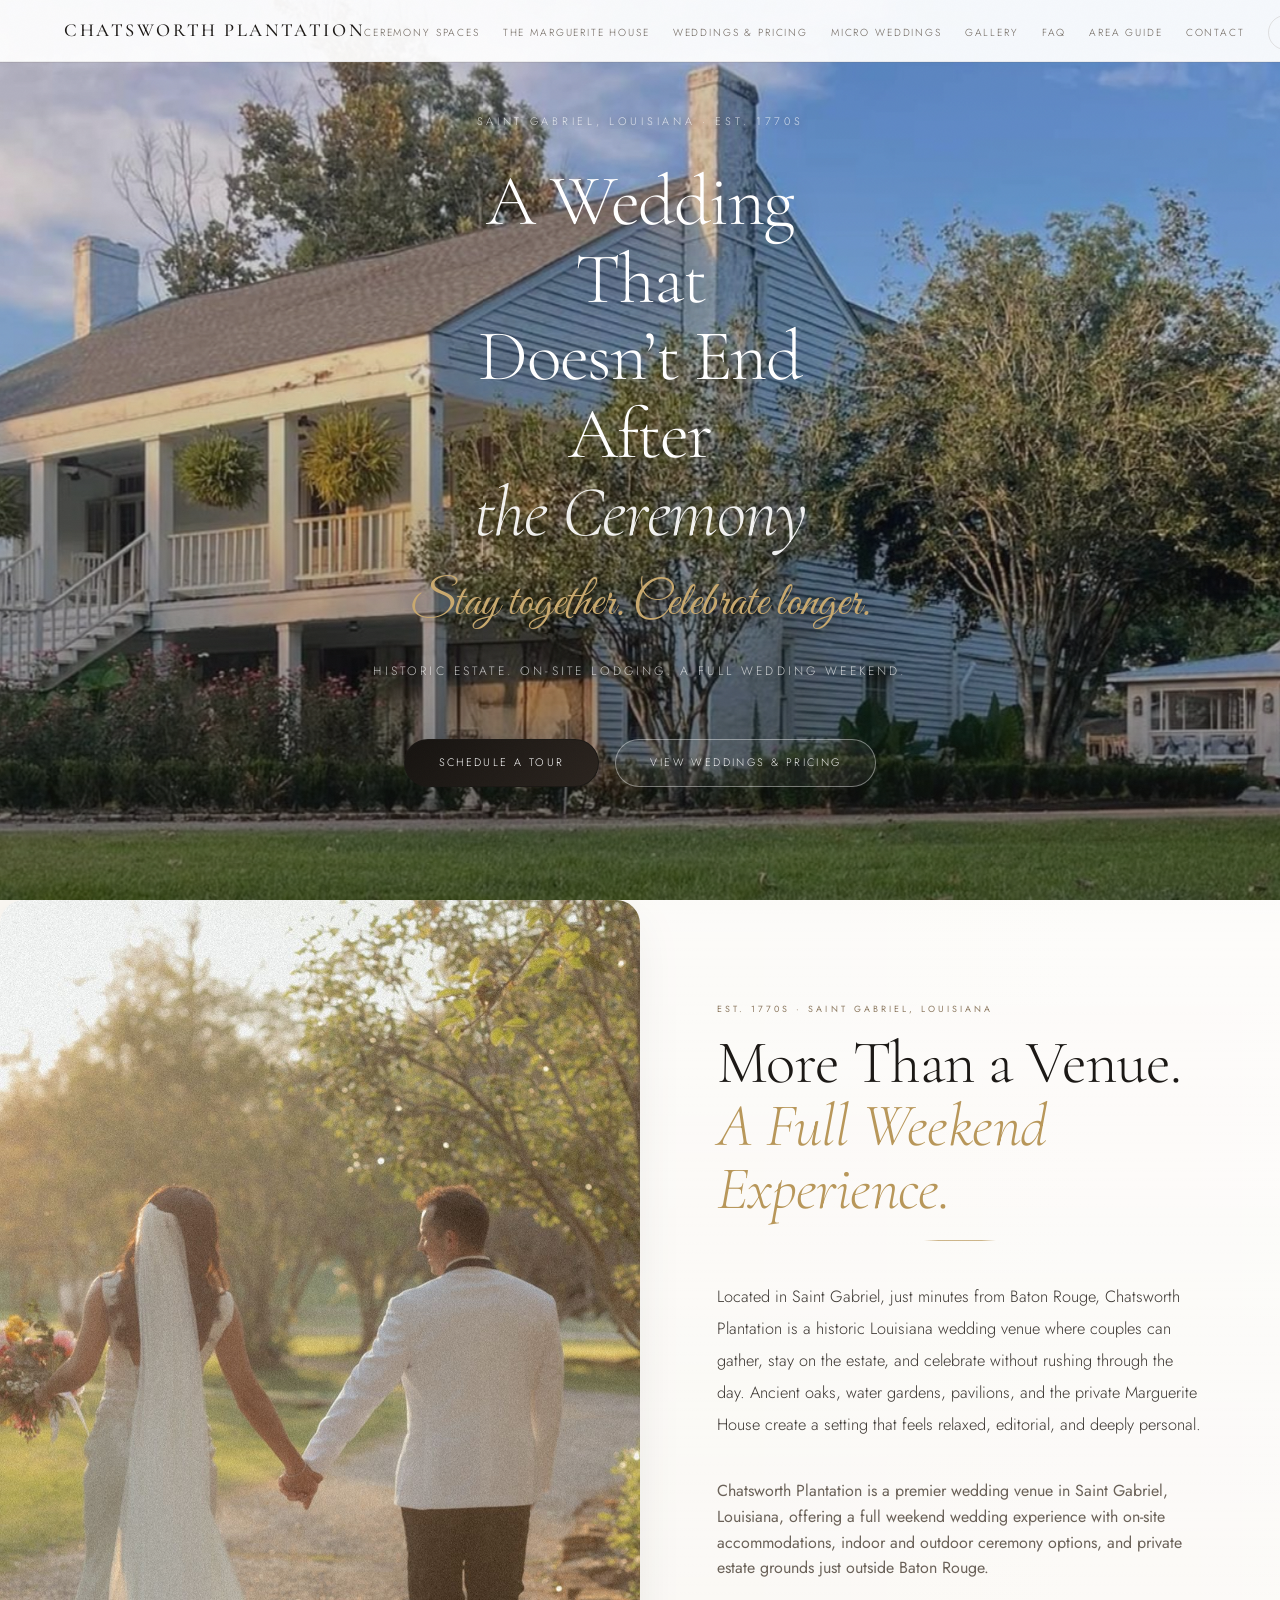
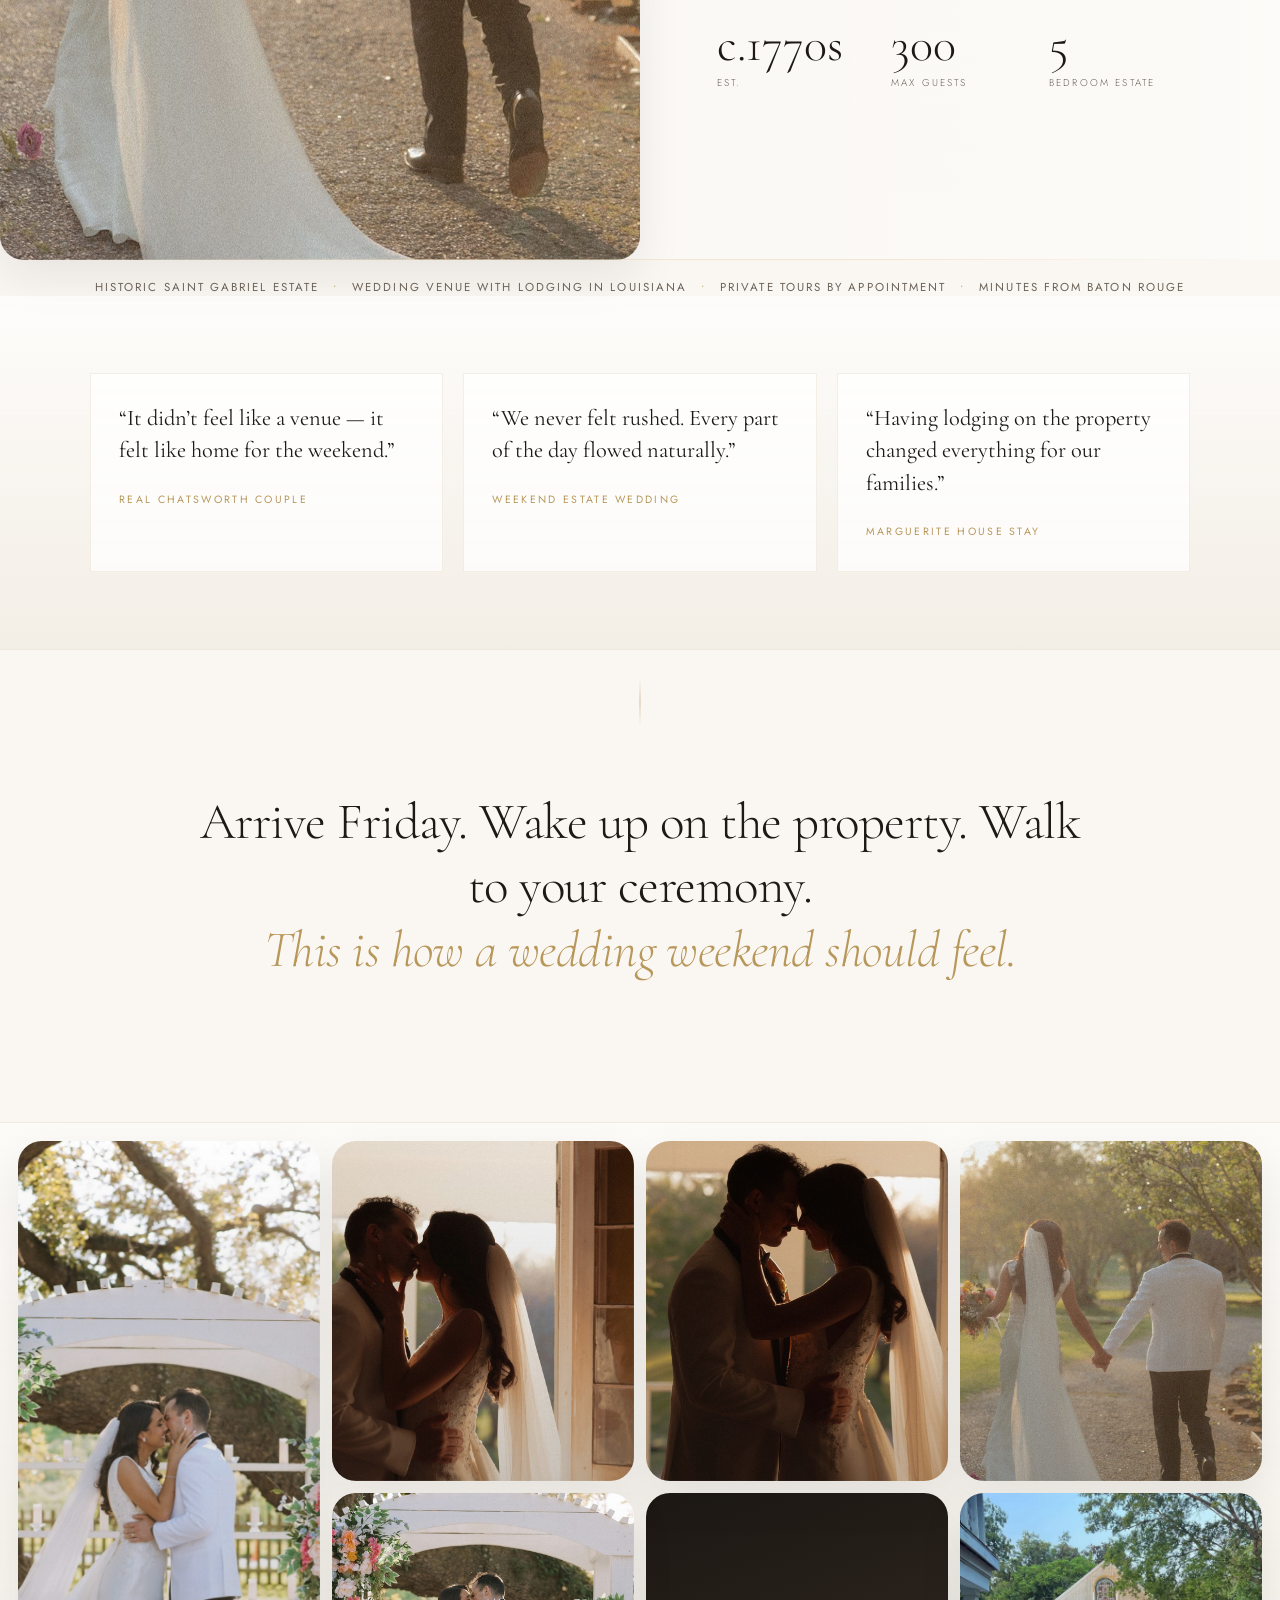
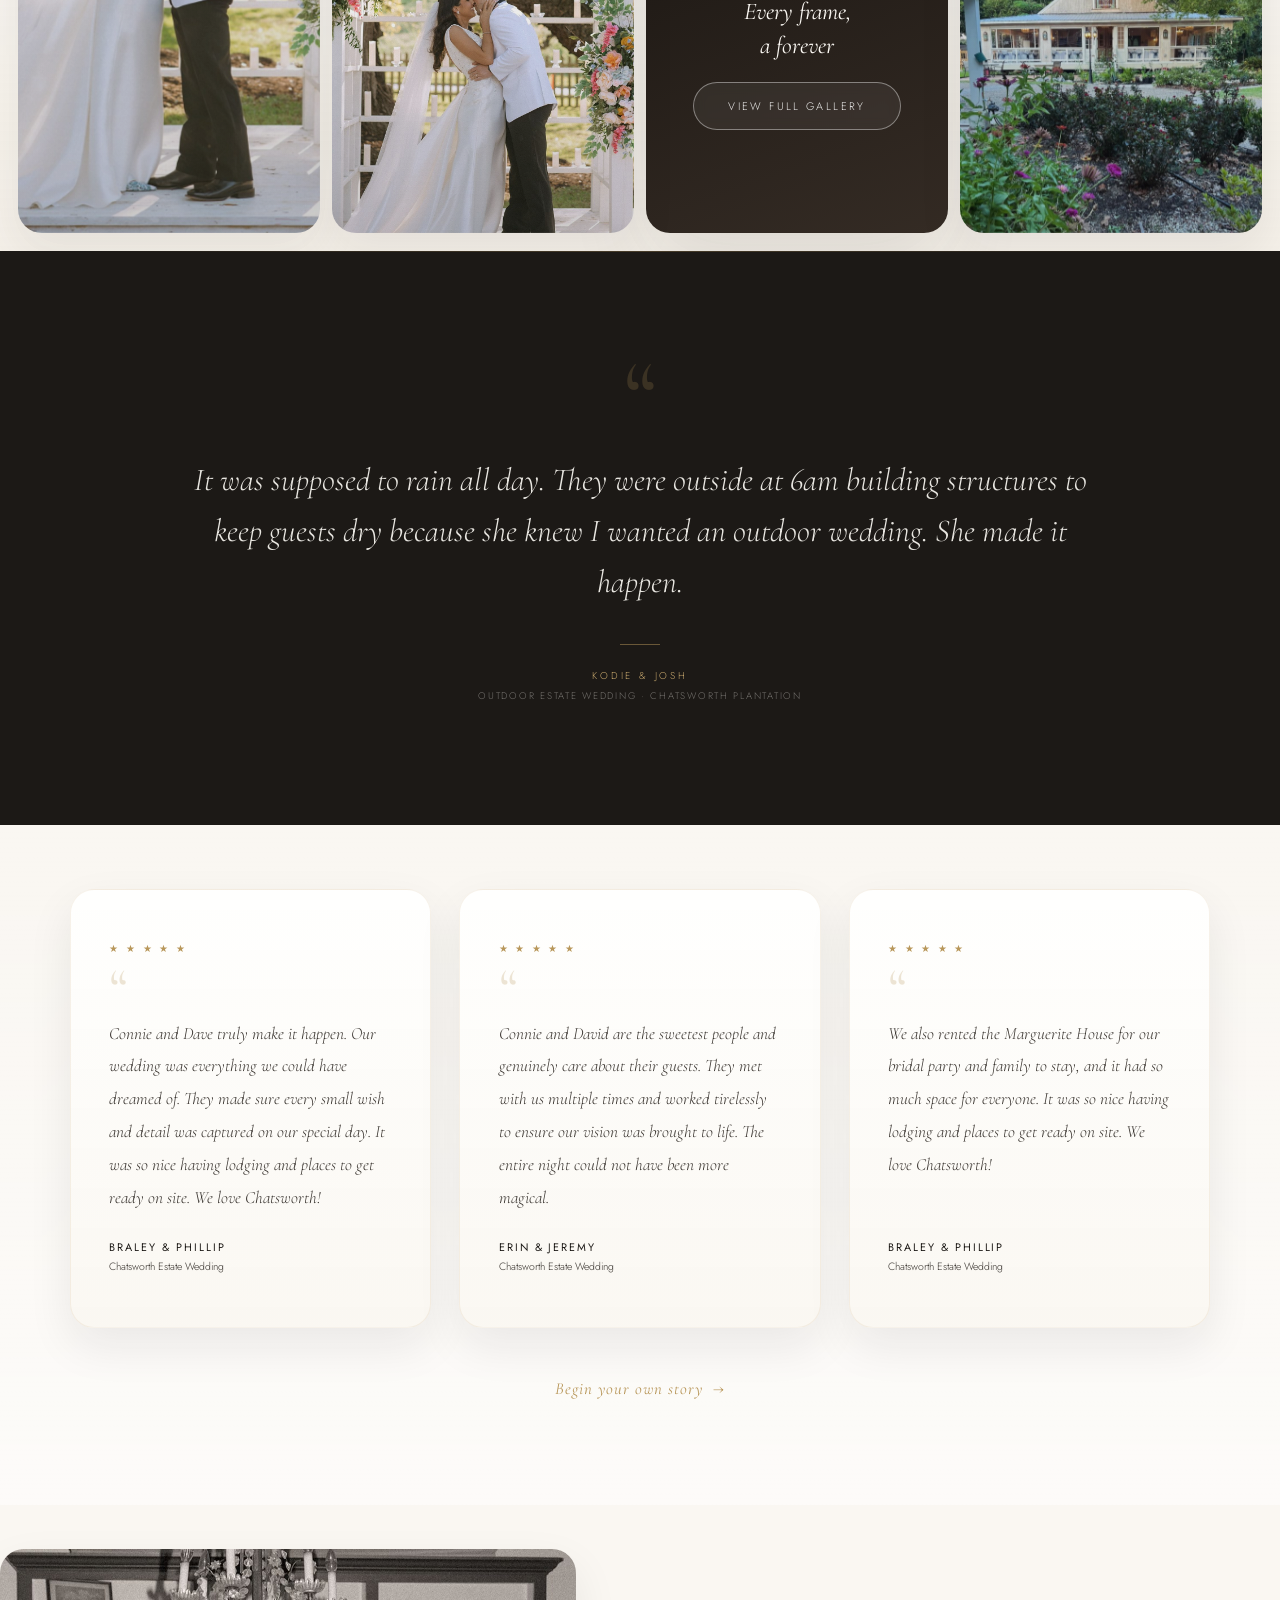
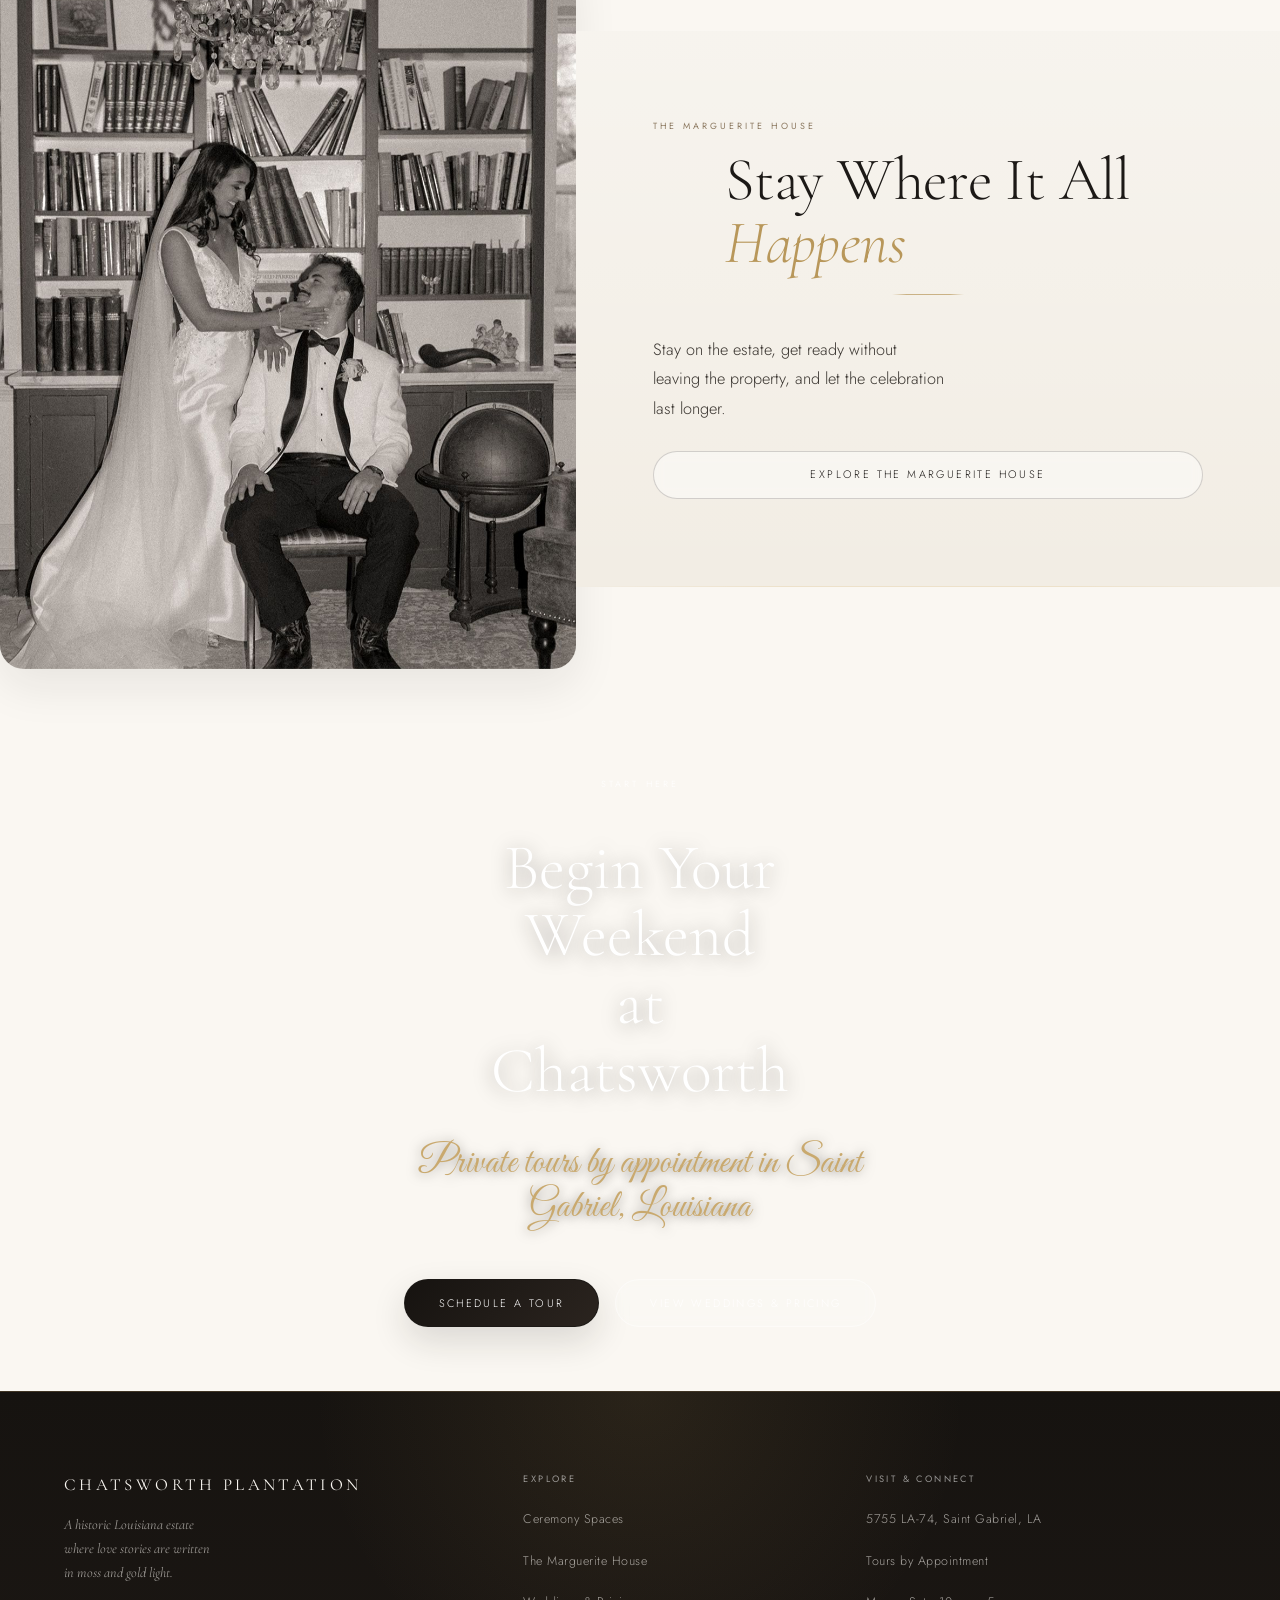
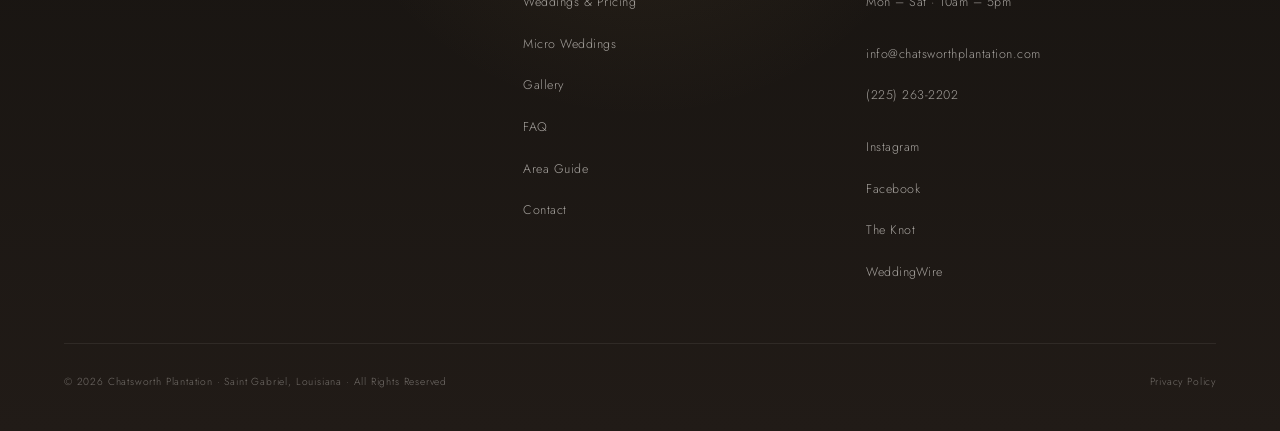
<file: index.html>
<!DOCTYPE html>

<html lang="en">
<head>
<meta charset="utf-8"/>
<meta content="width=device-width, initial-scale=1.0" name="viewport"/>
<meta content="#FAF7F2" name="theme-color"/>
<meta content="light" name="color-scheme"/>
<title>Wedding Venue in Saint Gabriel, Louisiana | Chatsworth Plantation</title>
<meta content="Historic wedding venue in Saint Gabriel, Louisiana with on-site lodging, garden ceremony spaces, and a full weekend wedding experience minutes from Baton Rouge." name="description"/>
<meta content="wedding venue Baton Rouge, Baton Rouge wedding venue Louisiana, Saint Gabriel wedding venue, outdoor wedding Louisiana, plantation wedding venue Louisiana, wedding venue near New Orleans, Mississippi River wedding venue, Chatsworth Plantation, Marguerite House wedding, estate wedding Louisiana" name="keywords"/>
<meta content="index, follow" name="robots"/>
<meta content="US-LA" name="geo.region"/>
<meta content="Saint Gabriel, Louisiana" name="geo.placename"/>
<link href="https://chatsworthplantation.com/" rel="canonical"/>
<meta content="website" property="og:type"/>
<meta content="Chatsworth Plantation" property="og:site_name"/>
<meta content="https://chatsworthplantation.com/" property="og:url"/>
<meta content="Chatsworth Plantation | Historic Wedding Venue | Saint Gabriel, Louisiana" property="og:title"/>
<meta content="Chatsworth Plantation is Louisiana's most breathtaking wedding venue, nestled on the edge of the Mississippi River in Saint Gabriel — 20 minutes from Baton Rouge. Private estate lodging, all-inclusive catering, and up to 300 guests. Now booking 2026 &amp; 2027." property="og:description"/>
<meta content="https://chatsworthplantation.com/images/Main-Hero.jpg" property="og:image"/>
<meta content="summary_large_image" name="twitter:card"/>
<meta content="https://chatsworthplantation.com/images/Main-Hero.jpg" name="twitter:image"/>
<script type="application/ld+json">
      [
        {
          "@context": "https://schema.org",
          "@type": ["EventVenue", "LocalBusiness"],
          "name": "Chatsworth Plantation",
          "description": "Historic wedding venue on the Mississippi River in Saint Gabriel, Louisiana. Private estate lodging in the Marguerite House, in-house catering, and ceremony spaces for up to 300 guests.",
          "url": "https://chatsworthplantation.com",
          "telephone": "+12252632202",
          "email": "info@chatsworthplantation.com",
          "priceRange": "$$$",
          "address": {
            "@type": "PostalAddress",
            "streetAddress": "5755 LA-74",
            "addressLocality": "Saint Gabriel",
            "addressRegion": "LA",
            "postalCode": "70776",
            "addressCountry": "US"
          },
          "geo": {
            "@type": "GeoCoordinates",
            "latitude": 30.2469,
            "longitude": -91.0872
          },
          "openingHours": "Mo-Sa 10:00-17:00",
          "maximumAttendeeCapacity": 300,
          "aggregateRating": {
            "@type": "AggregateRating",
            "ratingValue": "5",
            "reviewCount": "5",
            "bestRating": "5",
            "worstRating": "5"
          },
          "amenityFeature": [
            {
              "@type": "LocationFeatureSpecification",
              "name": "Outdoor Ceremony Spaces",
              "value": true
            },
            {
              "@type": "LocationFeatureSpecification",
              "name": "Indoor Ceremony Space",
              "value": true
            },
            {
              "@type": "LocationFeatureSpecification",
              "name": "Private Estate Lodging",
              "value": true
            },
            {
              "@type": "LocationFeatureSpecification",
              "name": "In-House Catering",
              "value": true
            },
            {
              "@type": "LocationFeatureSpecification",
              "name": "Bar Service",
              "value": true
            },
            {
              "@type": "LocationFeatureSpecification",
              "name": "Free Parking",
              "value": true
            },
            {
              "@type": "LocationFeatureSpecification",
              "name": "Security",
              "value": true
            }
          ],
          "hasMap": "https://maps.google.com/?q=5755+LA-74+Saint+Gabriel+LA",
          "sameAs": [
            "https://www.facebook.com/ChatsworthPlantation/",
            "https://www.instagram.com/Chatsworth_plantation",
            "https://www.theknot.com/marketplace/chatsworth-plantation-saint-gabriel-la-2071399",
            "https://www.weddingwire.com/biz/chatsworth-plantation/df53c68511048fea.html"
          ]
        },
        {
          "@context": "https://schema.org",
          "@type": "WebSite",
          "name": "Chatsworth Plantation",
          "url": "https://chatsworthplantation.com",
          "potentialAction": {
            "@type": "SearchAction",
            "target": "https://chatsworthplantation.com/contact.html",
            "query-input": "required name=search_term_string"
          }
        },
        {
          "@context": "https://schema.org",
          "@type": "BreadcrumbList",
          "itemListElement": [
            {
              "@type": "ListItem",
              "position": 1,
              "name": "Home",
              "item": "https://chatsworthplantation.com/"
            },
            {
              "@type": "ListItem",
              "position": 2,
              "name": "Weddings & Pricing",
              "item": "https://chatsworthplantation.com/pricing.html"
            },
            {
              "@type": "ListItem",
              "position": 3,
              "name": "The Marguerite House",
              "item": "https://chatsworthplantation.com/marguerite-house.html"
            },
            {
              "@type": "ListItem",
              "position": 4,
              "name": "Gallery",
              "item": "https://chatsworthplantation.com/gallery.html"
            },
            {
              "@type": "ListItem",
              "position": 5,
              "name": "Contact",
              "item": "https://chatsworthplantation.com/contact.html"
            }
          ]
        },
        {
          "@context": "https://schema.org",
          "@type": "Speakable",
          "cssSelector": [
            ".hero-title",
            ".section-title",
            ".story-body",
            ".body-copy"
          ]
        }
      ]
    </script>
<link href="favicon.ico" rel="icon" type="image/x-icon"/>
<link href="favicon-32.png" rel="icon" sizes="32x32" type="image/png"/>
<link href="favicon-128.png" rel="apple-touch-icon"/>
<link href="favicon-32.png" rel="apple-touch-icon"/>
<link href="https://fonts.googleapis.com" rel="preconnect"/>
<link crossorigin="" href="https://fonts.gstatic.com" rel="preconnect"/>
<link href="https://fonts.googleapis.com/css2?family=Cormorant+Garamond:ital,wght@0,300;0,400;0,500;1,300;1,400&amp;family=Jost:wght@200;300;400&amp;family=Great+Vibes&amp;display=swap" rel="stylesheet"/>
<link as="image" fetchpriority="high" href="images/Main-Hero.jpg" rel="preload"/>
<link href="//fonts.googleapis.com" rel="dns-prefetch"/>
<link href="//fonts.gstatic.com" rel="dns-prefetch"/>
<link href="css/style.css" rel="stylesheet"/>
<link href="css/elite.css" rel="stylesheet"/>
<link href="css/pages/index.css" rel="stylesheet"/>
</head>
<body data-page="index">
<a class="skip-link" href="#main-content">Skip to content</a>
<nav aria-label="Main navigation" id="mainNav">
<a class="nav-logo" href="index.html">Chatsworth Plantation</a>
<ul class="nav-links" role="list">
<li><a href="ceremony-spaces.html">Ceremony Spaces</a></li>
<li><a href="marguerite-house.html">The Marguerite House</a></li>
<li><a href="pricing.html">Weddings &amp; Pricing</a></li>
<li><a href="micro-weddings.html">Micro Weddings</a></li>
<li><a href="gallery.html">Gallery</a></li>
<li><a href="faq.html">FAQ</a></li>
<li><a href="area-guide.html">Area Guide</a></li>
<li><a href="contact.html">Contact</a></li>
<li><a class="nav-cta" href="contact.html">Begin Your Story</a></li>
</ul>
<button aria-label="Open menu" class="nav-toggle" id="navToggle">
<span></span><span></span><span></span>
</button>
</nav>
<div class="nav-drawer" id="navDrawer">
<a class="drawer-logo" href="index.html">Chatsworth Plantation</a>
<ul role="list">
<li><a href="index.html">Home</a></li>
<li><a href="ceremony-spaces.html">Ceremony Spaces</a></li>
<li><a href="marguerite-house.html">The Marguerite House</a></li>
<li><a href="pricing.html">Weddings &amp; Pricing</a></li>
<li><a href="micro-weddings.html">Micro Weddings</a></li>
<li><a href="gallery.html">Gallery</a></li>
<li><a href="faq.html">FAQ</a></li>
<li><a href="area-guide.html">Area Guide</a></li>
<li><a href="contact.html">Contact</a></li>
</ul>
<a class="drawer-cta" href="contact.html">Begin Your Story</a>
</div>
<main id="main-content">
<!-- HERO -->
<section class="hero">
<div class="hero-bg"></div>
<div class="hero-content">
<span class="hero-eyebrow">Saint Gabriel, Louisiana · Est. 1770s</span>
<h1 class="hero-title">A Wedding That<br/>Doesn’t End After<br/><em>the Ceremony</em></h1>
<span class="hero-script">Stay together. Celebrate longer.</span>
<p class="hero-subtitle">
            Historic estate. On-site lodging. A full wedding weekend.
          </p>
<div class="hero-actions">
<a class="btn-primary" href="contact.html">Schedule a Tour</a>
<a class="btn-ghost" href="pricing.html">View Weddings &amp; Pricing</a>
</div>
</div>
<div class="hero-scroll">
<span>Discover</span>
<div class="scroll-line"></div>
</div>
</section>
<!-- STORY -->
<section class="story">
<div class="story-image">
<img alt="Couple walking the estate grounds at golden hour" decoding="async" height="1600" loading="lazy" src="images/couple-golden-hour-path.jpg" width="1067"/>
<div class="story-image-overlay"></div>
</div>
<div class="story-content reveal">
<span class="section-label">Est. 1770s · Saint Gabriel, Louisiana</span>
<h2 class="section-title">
            More Than a Venue.<br/><em>A Full Weekend Experience.</em>
</h2>
<div class="divider-gold divider-inline"></div>
<p class="story-body">
            Located in Saint Gabriel, just minutes from Baton Rouge, Chatsworth Plantation is a historic Louisiana wedding venue where couples can gather, stay on the estate, and celebrate without rushing through the day. Ancient oaks, water gardens, pavilions, and the private Marguerite House create a setting that feels relaxed, editorial, and deeply personal.
          </p>
<p class="local-seo-copy">Chatsworth Plantation is a premier wedding venue in Saint Gabriel, Louisiana, offering a full weekend wedding experience with on-site accommodations, indoor and outdoor ceremony options, and private estate grounds just outside Baton Rouge.</p>
<div class="story-stat-row">
<div class="stat-item">
<span class="stat-num">c.1770s</span><span class="stat-label">Est.</span>
</div>
<div class="stat-item">
<span class="stat-num">300</span><span class="stat-label">Max Guests</span>
</div>
<div class="stat-item">
<span class="stat-num">5</span><span class="stat-label">Bedroom Estate</span>
</div>
</div>
</div>
</section>
</section>
<section class="trust-strip" aria-label="Why couples choose Chatsworth">
<div class="trust-strip-inner">
<span>Historic Saint Gabriel estate</span>
<span>Wedding venue with lodging in Louisiana</span>
<span>Private tours by appointment</span>
<span>Minutes from Baton Rouge</span>
</div>
</section>
<section class="testimonial-marquee">
<div class="testimonial-marquee-grid">
<article class="testimonial-marquee-card reveal">
<p>“It didn’t feel like a venue — it felt like home for the weekend.”</p>
<span>Real Chatsworth Couple</span>
</article>
<article class="testimonial-marquee-card reveal">
<p>“We never felt rushed. Every part of the day flowed naturally.”</p>
<span>Weekend Estate Wedding</span>
</article>
<article class="testimonial-marquee-card reveal">
<p>“Having lodging on the property changed everything for our families.”</p>
<span>Marguerite House Stay</span>
</article>
</div>
</section>
<!-- TYPOGRAPHIC STATEMENT -->
<div class="statement reveal">
<p class="statement-text">
          Arrive Friday. Wake up on the property. Walk to your ceremony.<br/><em>This is how a wedding weekend should feel.</em>
</p>
</div>
<!-- GALLERY TEASER -->
<section class="gallery-teaser" id="homepageTeaser">
<div class="gallery-cell tall">
<img alt="" aria-hidden="true" loading="lazy" src=""/>
<div class="gallery-cell-overlay">
<span class="gallery-overlay-text"></span>
</div>
</div>
<div class="gallery-cell">
<img alt="" aria-hidden="true" loading="lazy" src=""/>
<div class="gallery-cell-overlay">
<span class="gallery-overlay-text"></span>
</div>
</div>
<div class="gallery-cell">
<img alt="" aria-hidden="true" loading="lazy" src=""/>
<div class="gallery-cell-overlay">
<span class="gallery-overlay-text"></span>
</div>
</div>
<div class="gallery-cell">
<img alt="" aria-hidden="true" loading="lazy" src=""/>
<div class="gallery-cell-overlay">
<span class="gallery-overlay-text"></span>
</div>
</div>
<div class="gallery-cell">
<img alt="" aria-hidden="true" loading="lazy" src=""/>
<div class="gallery-cell-overlay">
<span class="gallery-overlay-text"></span>
</div>
</div>
<div class="gallery-cta-cell">
<p>Every frame,<br/><em>a forever</em></p>
<a class="btn-ghost" href="gallery.html">View Full Gallery</a>
</div>
<div class="gallery-cell">
<img alt="" aria-hidden="true" loading="lazy" src=""/>
<div class="gallery-cell-overlay">
<span class="gallery-overlay-text"></span>
</div>
</div>
</section>
<!-- FEATURED TESTIMONIAL -->
<div class="feature-quote reveal">
<span class="feature-quote-mark">“</span>
<p class="feature-quote-text">
          It was supposed to rain all day. They were outside at 6am building
          structures to keep guests dry because she knew I wanted an outdoor
          wedding. She made it happen.
        </p>
<span class="feature-quote-attr">Kodie &amp; Josh</span>
<span class="feature-quote-detail">Outdoor Estate Wedding · Chatsworth Plantation</span>
</div>
<!-- SUPPORTING TESTIMONIALS -->
<section class="testimonials">
<div class="testimonials-grid">
<div class="testimonial-card reveal">
<div class="stars">★ ★ ★ ★ ★</div>
<span class="quote-mark">“</span>
<p class="testimonial-text">
              Connie and Dave truly make it happen. Our wedding was everything
              we could have dreamed of. They made sure every small wish and
              detail was captured on our special day. It was so nice having
              lodging and places to get ready on site. We love Chatsworth!
            </p>
<div class="testimonial-author">
<span class="author-name">Braley &amp; Phillip</span>
<span class="author-detail">Chatsworth Estate Wedding</span>
</div>
</div>
<div class="testimonial-card reveal delay-1">
<div class="stars">★ ★ ★ ★ ★</div>
<span class="quote-mark">“</span>
<p class="testimonial-text">
              Connie and David are the sweetest people and genuinely care about
              their guests. They met with us multiple times and worked
              tirelessly to ensure our vision was brought to life. The entire
              night could not have been more magical.
            </p>
<div class="testimonial-author">
<span class="author-name">Erin &amp; Jeremy</span>
<span class="author-detail">Chatsworth Estate Wedding</span>
</div>
</div>
<div class="testimonial-card reveal delay-2">
<div class="stars">★ ★ ★ ★ ★</div>
<span class="quote-mark">“</span>
<p class="testimonial-text">
              We also rented the Marguerite House for our bridal party and
              family to stay, and it had so much space for everyone. It was so
              nice having lodging and places to get ready on site. We love
              Chatsworth!
            </p>
<div class="testimonial-author">
<span class="author-name">Braley &amp; Phillip</span>
<span class="author-detail">Chatsworth Estate Wedding</span>
</div>
</div>
</div>
<a class="micro-link" href="contact.html">Begin your own story <span>→</span></a>
</section>
<!-- MARGUERITE HOUSE TEASER -->
<section class="venue-teaser">
<div class="venue-image">
<img alt="The Marguerite House at Chatsworth Plantation" decoding="async" height="1600" loading="eager" src="images/0L5A3979.jpg" width="1067"/>
</div>
<div class="venue-content reveal">
<span class="section-label">The Marguerite House</span>
<h2 class="section-title">
            Stay Where It All<br/><em>Happens</em>
</h2>
<div class="divider-gold divider-inline"></div>
<p class="venue-body">
            Stay on the estate, get ready without leaving the property, and let the celebration last longer.
          </p>
<a class="btn-outline" href="marguerite-house.html">Explore the Marguerite House</a>
</div>
</section>
<!-- CTA BAND -->
<section class="cta-band" id="ctaBand">
<div class="cta-band-content reveal">
<span class="section-label">Start Here</span>
<h2 class="cta-band-title">Begin Your Weekend<br/>at Chatsworth</h2>
<span class="cta-band-script">Private tours by appointment in Saint Gabriel, Louisiana</span>
<div class="cta-band-actions">
<a class="btn-primary" href="contact.html">Schedule a Tour</a>
<a class="btn-ghost" href="pricing.html">View Weddings &amp; Pricing</a>
</div>
</div>
</section>
</main>
<footer aria-label="Site footer">
<div class="footer-top">
<div>
<a class="footer-brand-name" href="index.html">Chatsworth Plantation</a>
<p class="footer-tagline">
            A historic Louisiana estate<br/>where love stories are written<br/>in
            moss and gold light.
          </p>
</div>
<div>
<p class="footer-col-title">Explore</p>
<ul class="footer-links" role="list">
<li><a href="ceremony-spaces.html">Ceremony Spaces</a></li>
<li><a href="marguerite-house.html">The Marguerite House</a></li>
<li><a href="pricing.html">Weddings &amp; Pricing</a></li>
<li><a href="micro-weddings.html">Micro Weddings</a></li>
<li><a href="gallery.html">Gallery</a></li>
<li><a href="faq.html">FAQ</a></li>
<li><a href="area-guide.html">Area Guide</a></li>
<li><a href="contact.html">Contact</a></li>
</ul>
</div>
<div>
<p class="footer-col-title">Visit &amp; Connect</p>
<ul class="footer-links" role="list">
<li>
<a href="https://maps.google.com/?q=5755+LA-74+Saint+Gabriel+LA" rel="noopener noreferrer" target="_blank">5755 LA-74, Saint Gabriel, LA</a>
</li>
<li><a href="contact.html">Tours by Appointment</a></li>
<li>
<a href="contact.html">Mon – Sat · 10am – 5pm</a>
</li>
<li style="margin-top: 16px">
<a href="mailto:info@chatsworthplantation.com">info@chatsworthplantation.com</a>
</li>
<li><a href="tel:+12252632202">(225) 263-2202</a></li>
<li style="margin-top: 16px">
<a href="https://www.instagram.com/Chatsworth_plantation" rel="noopener noreferrer" target="_blank">Instagram</a>
</li>
<li>
<a href="https://www.facebook.com/ChatsworthPlantation/" rel="noopener noreferrer" target="_blank">Facebook</a>
</li>
<li>
<a href="https://www.theknot.com/marketplace/chatsworth-plantation-saint-gabriel-la-2071399" rel="noopener noreferrer" target="_blank">The Knot</a>
</li>
<li>
<a href="https://www.weddingwire.com/biz/chatsworth-plantation/df53c68511048fea.html" rel="noopener noreferrer" target="_blank">WeddingWire</a>
</li>
</ul>
</div>
</div>
<div class="footer-bottom">
<p class="footer-copy">
          © 2026 Chatsworth Plantation · Saint Gabriel, Louisiana
          · All Rights Reserved
        </p>
<a class="footer-copy" href="privacy-policy.html">Privacy Policy</a>
</div>
</footer>
<script defer="" src="js/analytics.js"></script>
<script defer="" src="js/main.js"></script>
<script defer="" src="js/photo-grids.js"></script>
</body>
</html>
</file>
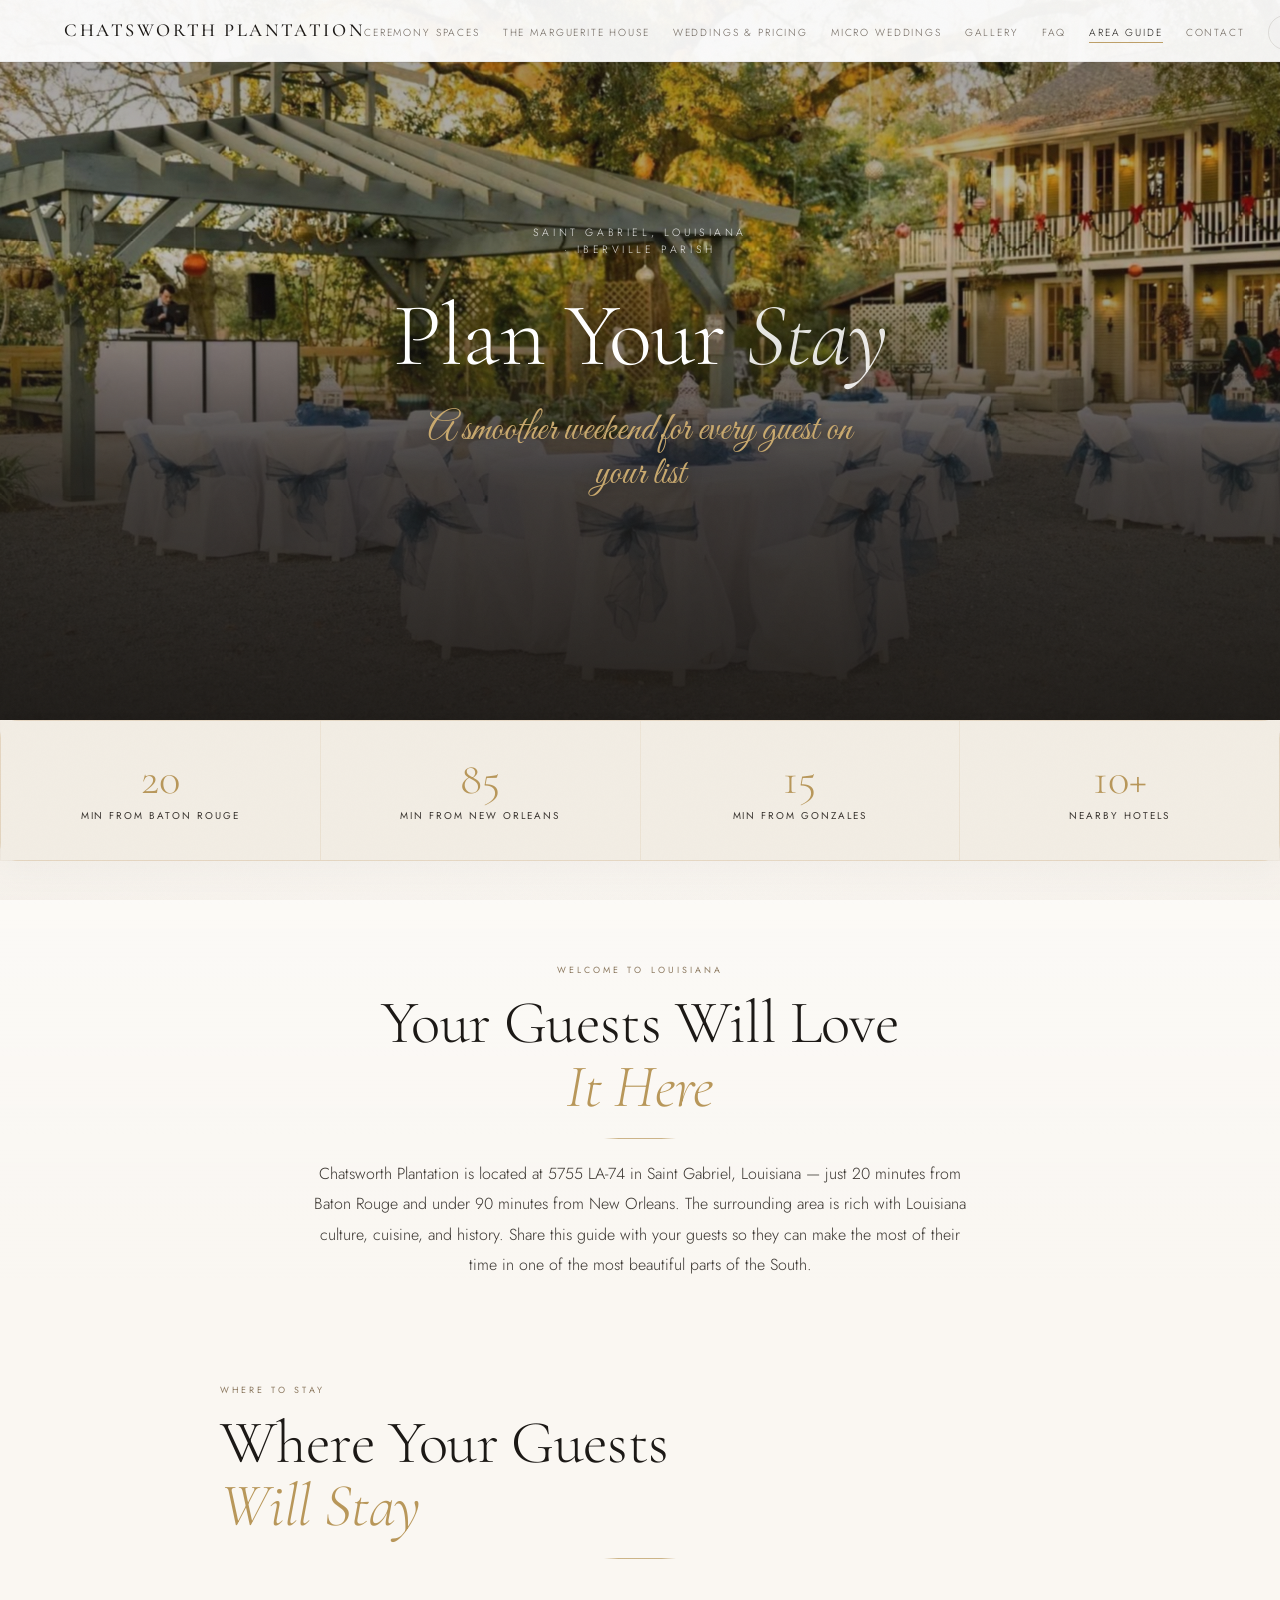
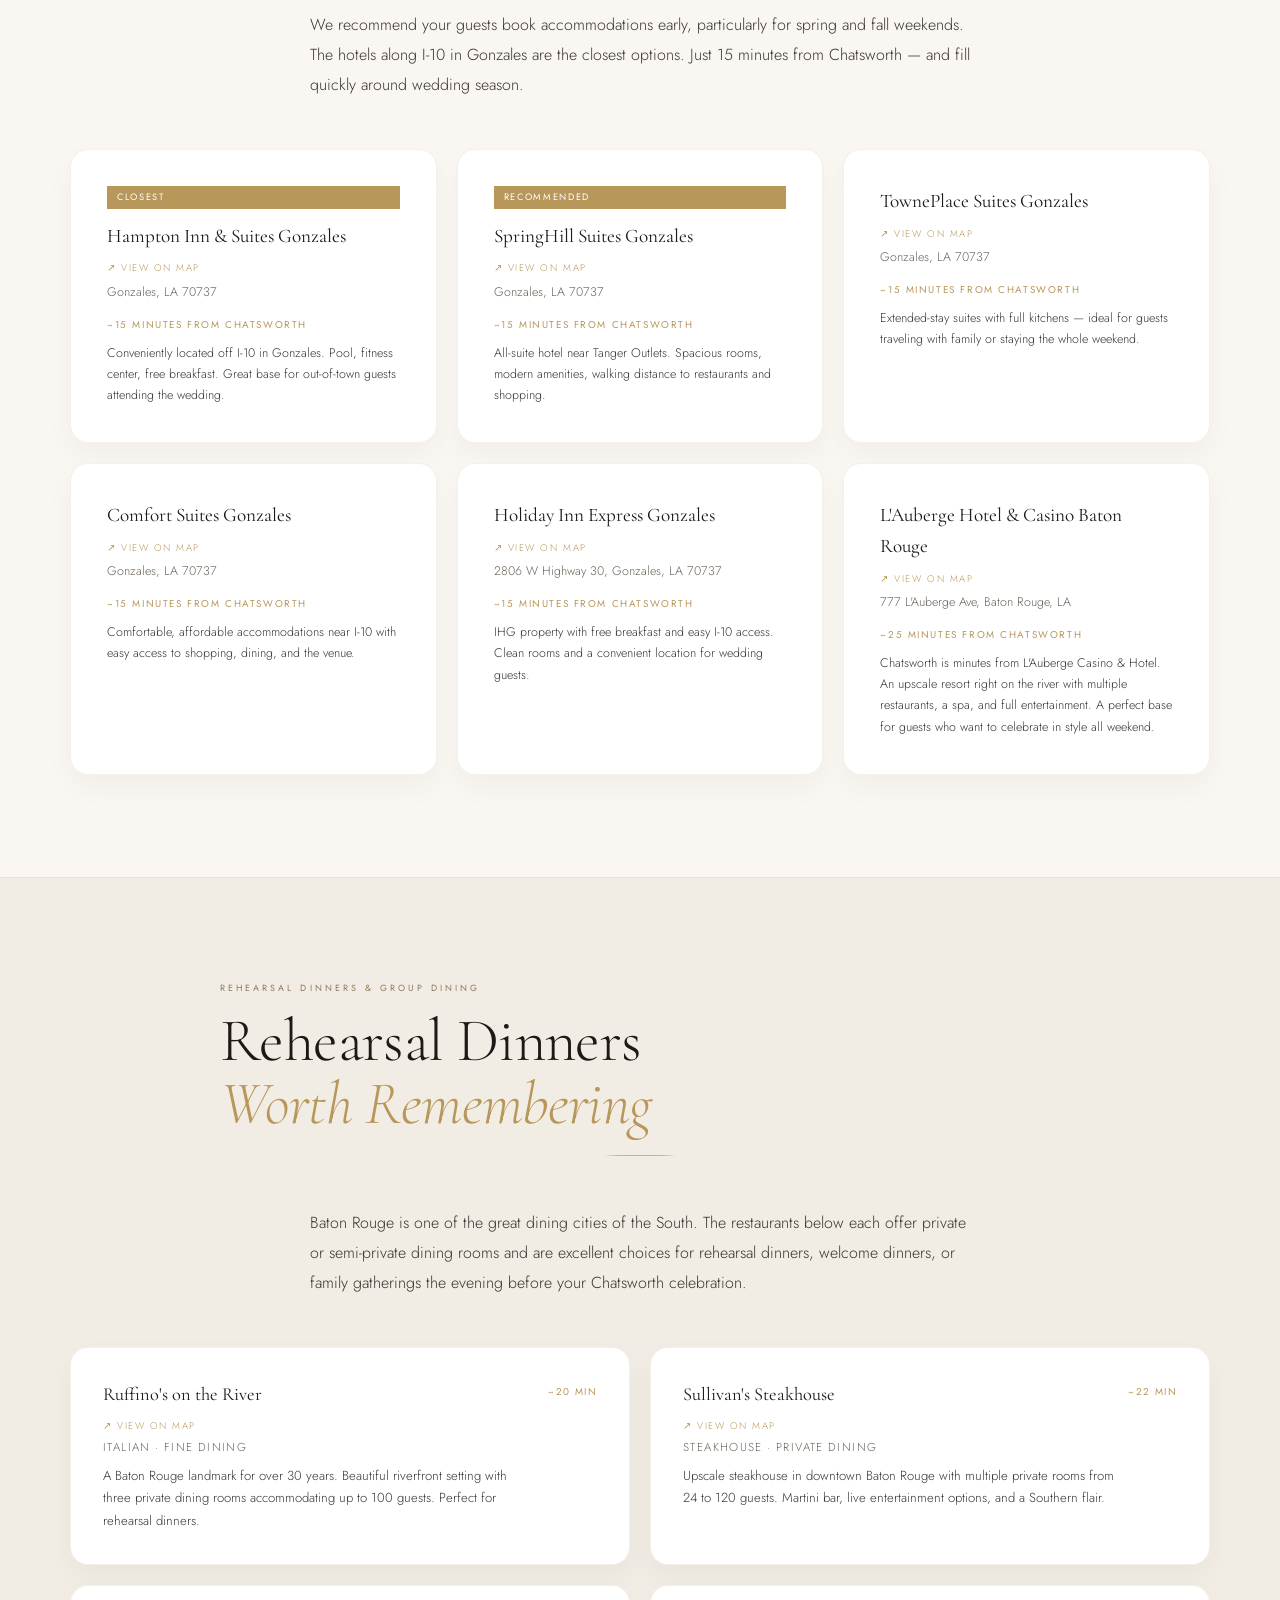
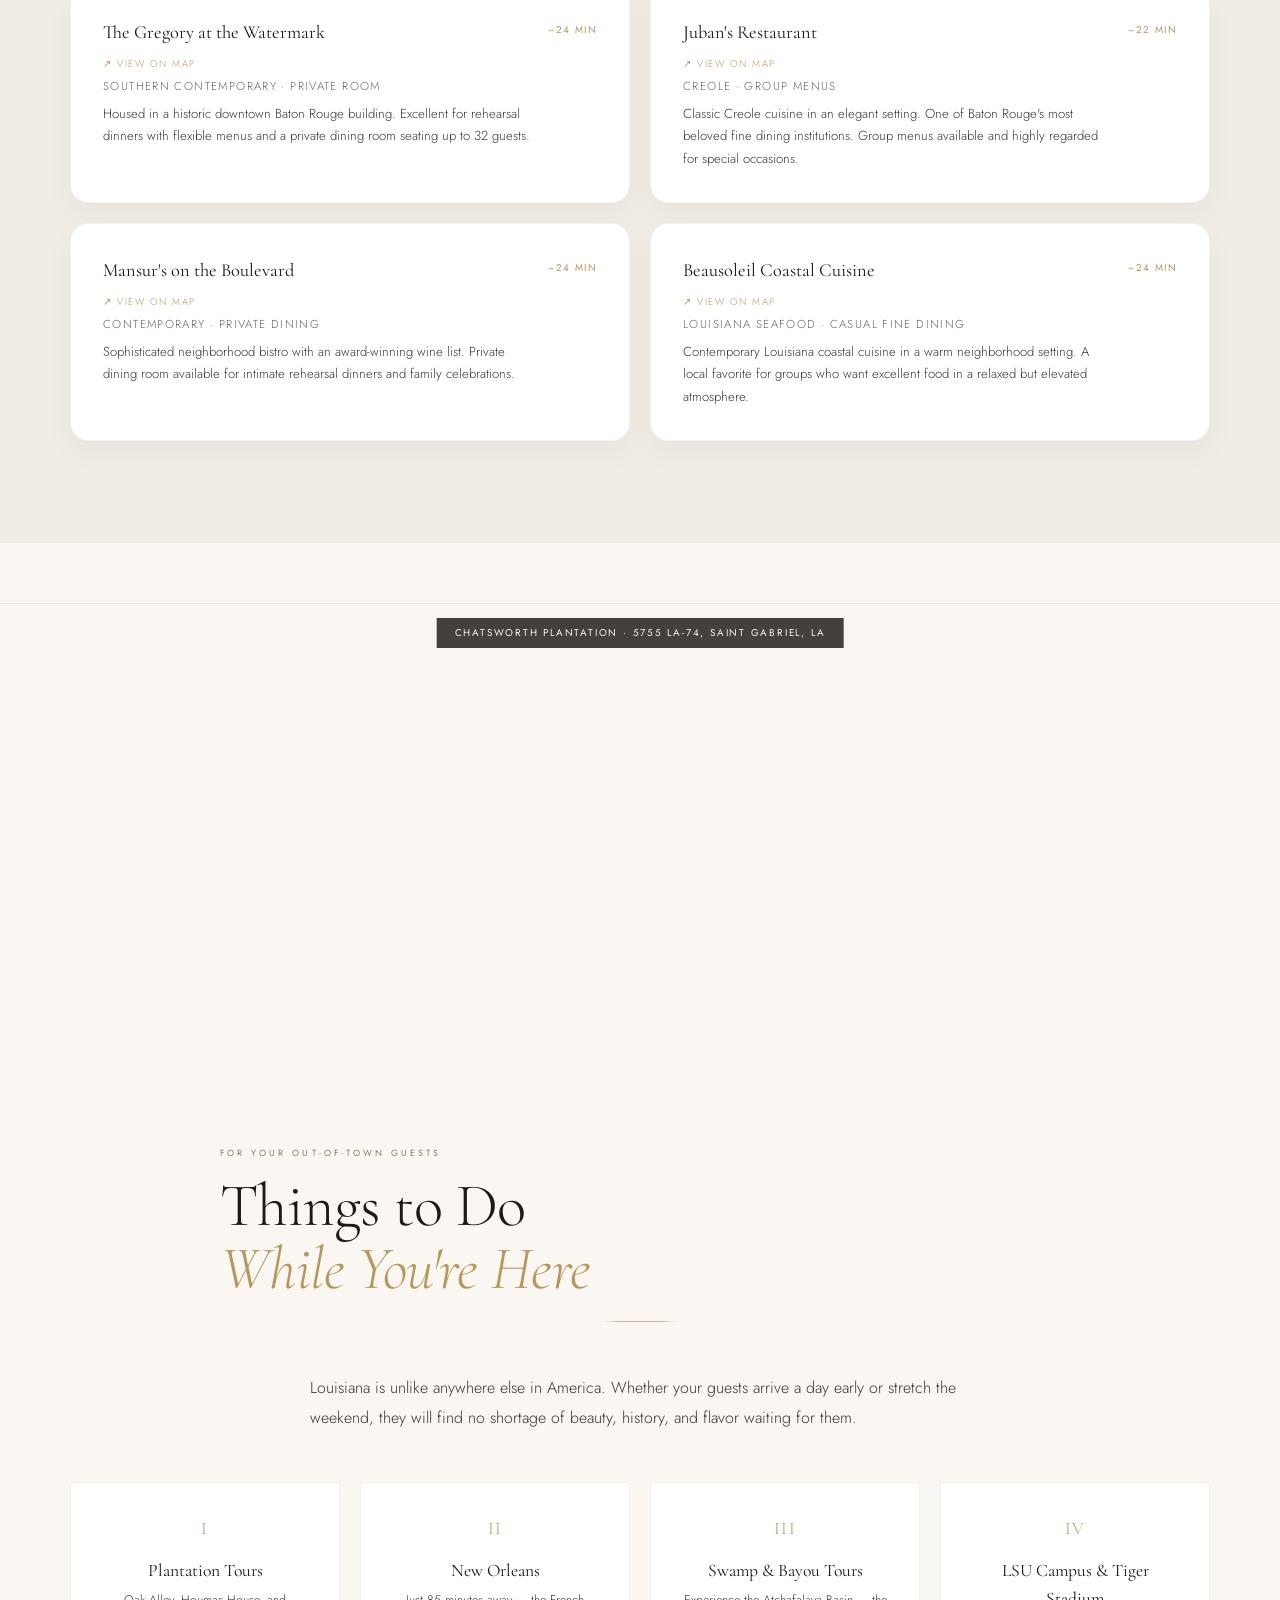
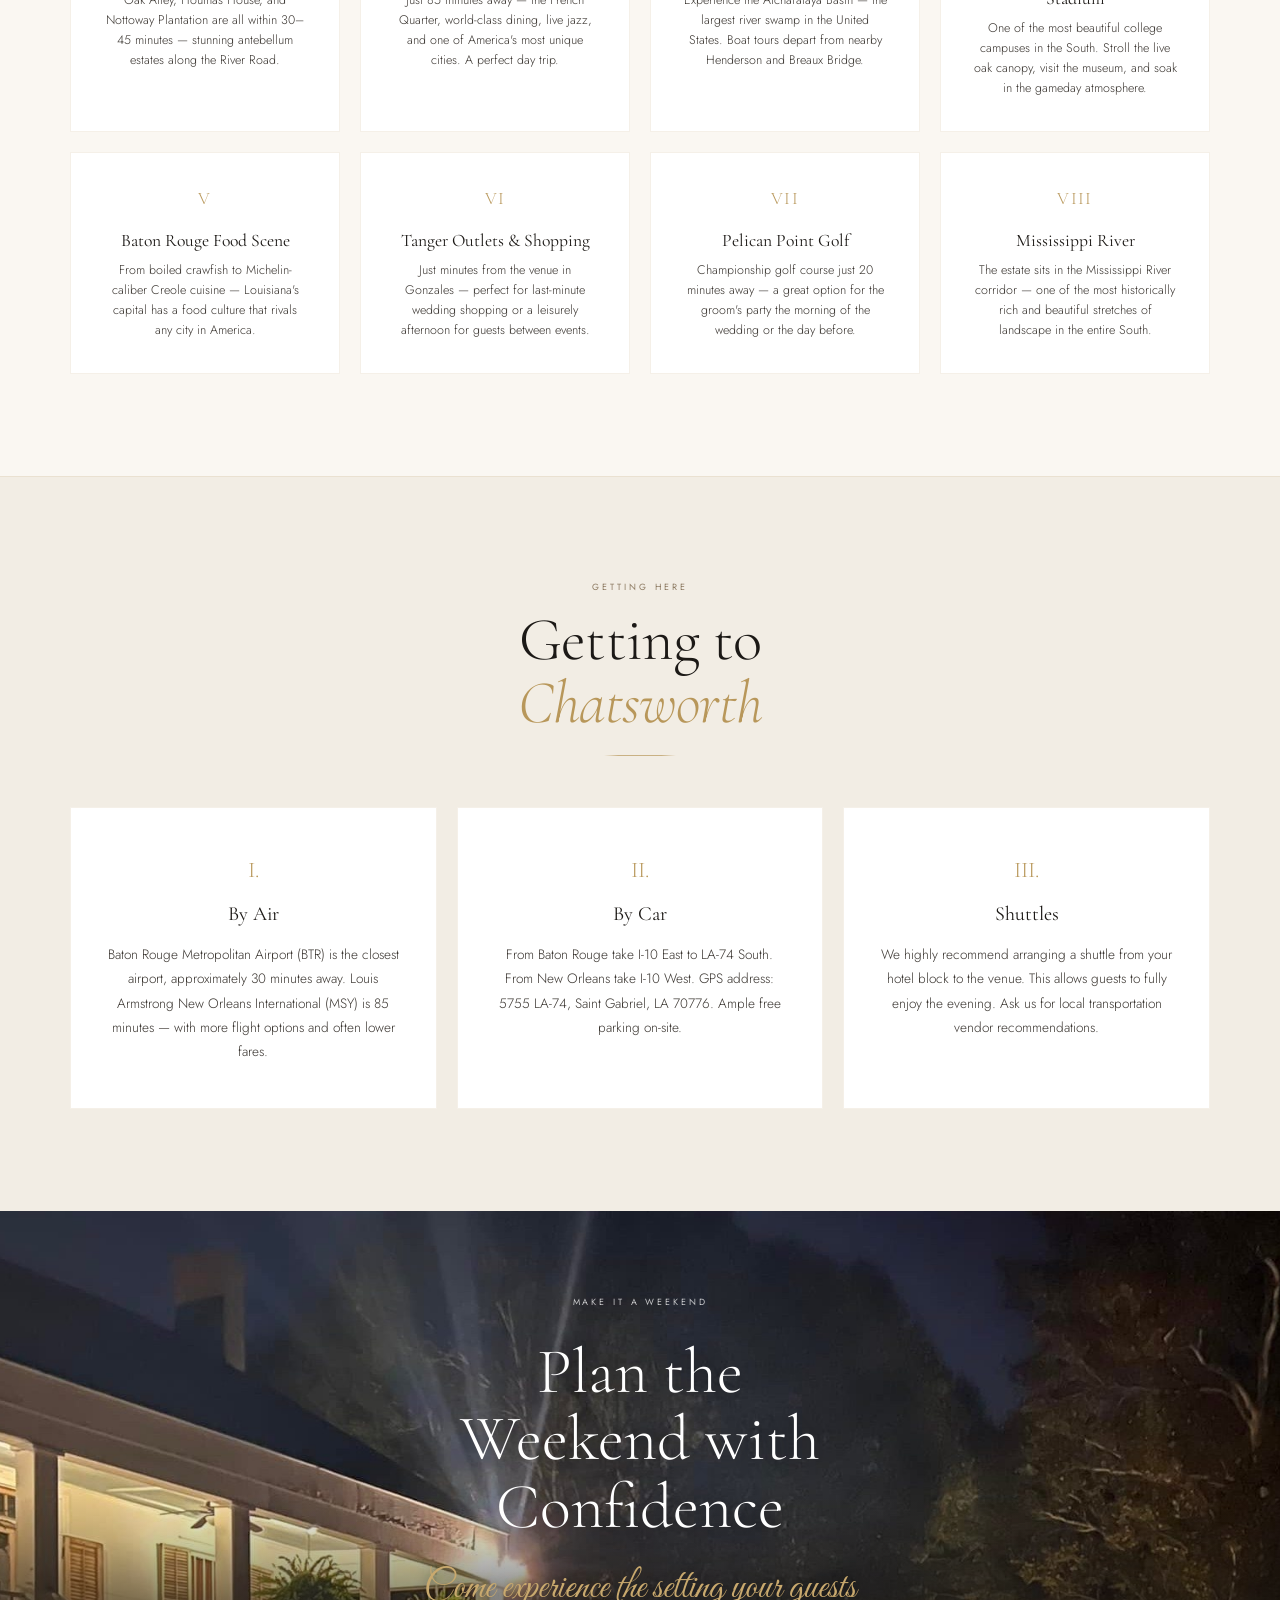
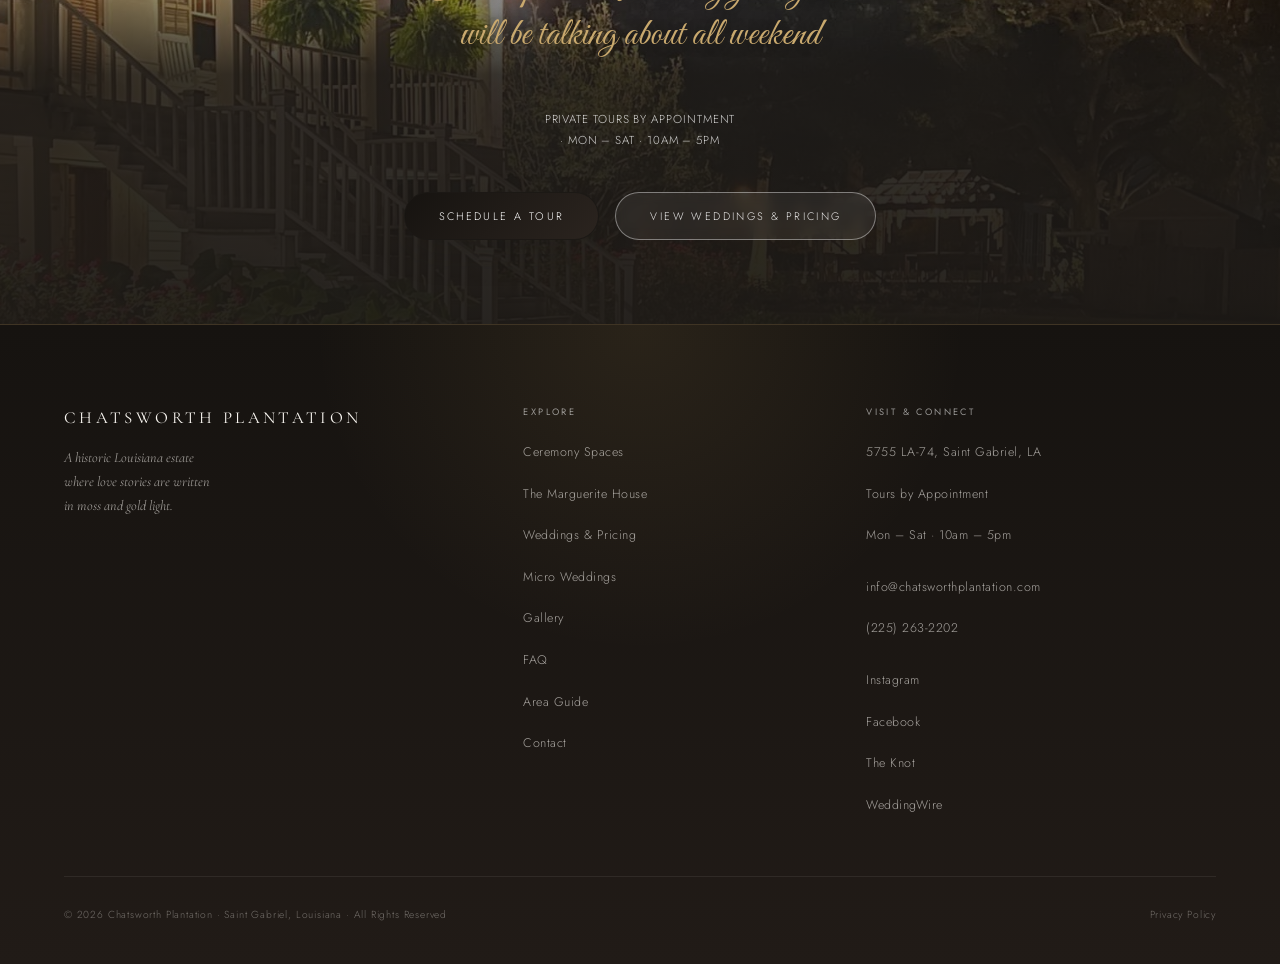
<file: area-guide.html>
<!DOCTYPE html>

<html lang="en">
<head>
<meta charset="utf-8"/>
<meta content="light" name="color-scheme"/>
<meta content="width=device-width, initial-scale=1.0" name="viewport"/>
<title>Area Guide | Near Chatsworth Plantation | Louisiana</title>
<meta content="hotels near Chatsworth Plantation, hotels near wedding venue Saint Gabriel LA, hotels Gonzales Louisiana, rehearsal dinner Baton Rouge, things to do near Chatsworth Plantation, wedding guest guide Louisiana" name="keywords"/>
<meta content="Hotels, restaurants, and things to do near Chatsworth Plantation in Saint Gabriel, Louisiana — 20 minutes from Baton Rouge, 90 minutes from New Orleans." name="description"/>
<link href="favicon.ico" rel="icon" type="image/x-icon"/>
<link href="favicon-32.png" rel="icon" sizes="32x32" type="image/png"/>
<link href="favicon-128.png" rel="apple-touch-icon"/>
<link href="favicon-32.png" rel="apple-touch-icon"/>
<link href="https://fonts.googleapis.com" rel="preconnect"/>
<link crossorigin="" href="https://fonts.gstatic.com" rel="preconnect"/>
<link href="https://fonts.googleapis.com/css2?family=Cormorant+Garamond:ital,wght@0,300;0,400;0,500;1,300;1,400&amp;family=Jost:wght@200;300;400&amp;family=Great+Vibes&amp;display=swap" rel="stylesheet"/>
<link href="//fonts.googleapis.com" rel="dns-prefetch"/>
<link href="//fonts.gstatic.com" rel="dns-prefetch"/>
<link href="css/style.css" rel="stylesheet"/>
<link href="css/elite.css" rel="stylesheet"/>
<link href="css/inner.css" rel="stylesheet"/>
<link href="css/pages/area-guide.css" rel="stylesheet"/>
<link href="https://chatsworthplantation.com/area-guide.html" rel="canonical"/>
<meta content="Area Guide | Chatsworth Plantation" property="og:title"/>
<meta content="Hotels, restaurants, and things to do near Chatsworth Plantation in Saint Gabriel, Louisiana. Everything your wedding guests need — just 20 minutes from Baton Rouge and 90 minutes from New Orleans." property="og:description"/>
<meta content="https://chatsworthplantation.com/images/Main-Hero.jpg" property="og:image"/>
<meta content="https://chatsworthplantation.com/area-guide.html" property="og:url"/>
<meta content="website" property="og:type"/>
<script type="application/ld+json">
      [
        {
          "@context": "https://schema.org",
          "@type": "BreadcrumbList",
          "itemListElement": [
            {
              "@type": "ListItem",
              "position": 1,
              "name": "Home",
              "item": "https://chatsworthplantation.com/"
            },
            {
              "@type": "ListItem",
              "position": 2,
              "name": "Area Guide",
              "item": "https://chatsworthplantation.com/area-guide.html"
            }
          ]
        },
        {
          "@context": "https://schema.org",
          "@type": "TouristDestination",
          "name": "Saint Gabriel, Louisiana \u2014 Area Guide for Wedding Guests",
          "description": "Hotels, restaurants, and attractions near Chatsworth Plantation wedding venue in Saint Gabriel, Louisiana. 20 minutes from Baton Rouge, 90 minutes from New Orleans.",
          "url": "https://chatsworthplantation.com/area-guide.html",
          "touristType": ["Wedding Guests", "Couples", "Families"],
          "includesAttraction": [
            {
              "@type": "TouristAttraction",
              "name": "Chatsworth Plantation",
              "description": "Historic wedding venue on the Mississippi River in Saint Gabriel, Louisiana",
              "url": "https://chatsworthplantation.com"
            }
          ],
          "geo": {
            "@type": "GeoCoordinates",
            "latitude": 30.2469,
            "longitude": -91.0872
          }
        }
      ]
    </script>
<link as="image" fetchpriority="high" href="images/brass-chandelier-pavilion-night.jpg" rel="preload"/>
</head>
<body data-page="area-guide">
<a class="skip-link" href="#main-content">Skip to content</a>
<nav aria-label="Main navigation" id="mainNav">
<a class="nav-logo" href="index.html">Chatsworth Plantation</a>
<ul class="nav-links" role="list">
<li><a href="ceremony-spaces.html">Ceremony Spaces</a></li>
<li><a href="marguerite-house.html">The Marguerite House</a></li>
<li><a href="pricing.html">Weddings &amp; Pricing</a></li>
<li><a href="micro-weddings.html">Micro Weddings</a></li>
<li><a href="gallery.html">Gallery</a></li>
<li><a href="faq.html">FAQ</a></li>
<li><a href="area-guide.html">Area Guide</a></li>
<li><a href="contact.html">Contact</a></li>
<li><a class="nav-cta" href="contact.html">Begin Your Story</a></li>
</ul>
<button aria-label="Open menu" class="nav-toggle" id="navToggle">
<span></span><span></span><span></span>
</button>
</nav>
<div class="nav-drawer" id="navDrawer">
<a class="drawer-logo" href="index.html">Chatsworth Plantation</a>
<ul role="list">
<li><a href="index.html">Home</a></li>
<li><a href="ceremony-spaces.html">Ceremony Spaces</a></li>
<li><a href="marguerite-house.html">The Marguerite House</a></li>
<li><a href="pricing.html">Weddings &amp; Pricing</a></li>
<li><a href="micro-weddings.html">Micro Weddings</a></li>
<li><a href="gallery.html">Gallery</a></li>
<li><a href="faq.html">FAQ</a></li>
<li><a href="area-guide.html">Area Guide</a></li>
<li><a href="contact.html">Contact</a></li>
</ul>
<a class="drawer-cta" href="contact.html">Begin Your Story</a>
</div>
<main id="main-content">
<section class="page-hero">
<div class="page-hero-bg"></div>
<div class="page-hero-content">
<span class="page-eyebrow">Saint Gabriel, Louisiana · Iberville Parish</span>
<h1 class="page-title">Plan Your <em>Stay</em></h1>
<span class="page-script">A smoother weekend for every guest on your list</span>
</div>
</section>
<!-- DISTANCE STATS -->
<div class="area-hero-strip">
<div class="area-stat">
<span class="area-stat-num">20</span>
<span class="area-stat-label">Min from Baton Rouge</span>
</div>
<div class="area-stat">
<span class="area-stat-num">85</span>
<span class="area-stat-label">Min from New Orleans</span>
</div>
<div class="area-stat">
<span class="area-stat-num">15</span>
<span class="area-stat-label">Min from Gonzales</span>
</div>
<div class="area-stat">
<span class="area-stat-num">10+</span>
<span class="area-stat-label">Nearby Hotels</span>
</div>
</div>
<!-- INTRO -->
<div class="inner-section section-center no-pad-bottom">
<span class="section-label">Welcome to Louisiana</span>
<h2 class="section-title">
          Your Guests Will Love<br/><em>It Here</em>
</h2>
<div class="divider-gold"></div>
<p class="section-intro">
          Chatsworth Plantation is located at 5755 LA-74 in Saint Gabriel,
          Louisiana — just 20 minutes from Baton Rouge and under 90
          minutes from New Orleans. The surrounding area is rich with Louisiana
          culture, cuisine, and history. Share this guide with your guests so
          they can make the most of their time in one of the most beautiful
          parts of the South.
        </p>
</div>
<!-- HOTELS -->
<div class="area-section">
<div class="area-section-inner">
<div class="area-section-header">
<span class="section-label">Where to Stay</span>
<h2 class="section-title">
              Where Your Guests<br/><em>Will Stay</em>
</h2>
<div class="divider-gold divider-center"></div>
</div>
<p class="section-intro mt-s">
            We recommend your guests book accommodations early, particularly for
            spring and fall weekends. The hotels along I-10 in Gonzales are the
            closest options. Just 15 minutes from Chatsworth — and fill
            quickly around wedding season.
          </p>
<div class="hotel-grid">
<div class="hotel-card reveal">
<span class="hotel-badge">Closest</span>
<div class="hotel-name" data-name="Hampton Inn &amp; Suites Gonzales">
                Hampton Inn &amp; Suites Gonzales
              </div>
<div class="hotel-address">Gonzales, LA 70737</div>
<div class="hotel-distance">~15 minutes from Chatsworth</div>
<div class="hotel-details">
                Conveniently located off I-10 in Gonzales. Pool, fitness center,
                free breakfast. Great base for out-of-town guests attending the
                wedding.
              </div>
</div>
<div class="hotel-card reveal delay-1">
<span class="hotel-badge">Recommended</span>
<div class="hotel-name" data-name="SpringHill Suites Gonzales">
                SpringHill Suites Gonzales
              </div>
<div class="hotel-address">Gonzales, LA 70737</div>
<div class="hotel-distance">~15 minutes from Chatsworth</div>
<div class="hotel-details">
                All-suite hotel near Tanger Outlets. Spacious rooms, modern
                amenities, walking distance to restaurants and shopping.
              </div>
</div>
<div class="hotel-card reveal delay-2">
<div class="hotel-name" data-name="TownePlace Suites Gonzales">
                TownePlace Suites Gonzales
              </div>
<div class="hotel-address">Gonzales, LA 70737</div>
<div class="hotel-distance">~15 minutes from Chatsworth</div>
<div class="hotel-details">
                Extended-stay suites with full kitchens — ideal for guests
                traveling with family or staying the whole weekend.
              </div>
</div>
<div class="hotel-card reveal">
<div class="hotel-name" data-name="Comfort Suites Gonzales">
                Comfort Suites Gonzales
              </div>
<div class="hotel-address">Gonzales, LA 70737</div>
<div class="hotel-distance">~15 minutes from Chatsworth</div>
<div class="hotel-details">
                Comfortable, affordable accommodations near I-10 with easy
                access to shopping, dining, and the venue.
              </div>
</div>
<div class="hotel-card reveal delay-1">
<div class="hotel-name" data-name="Holiday Inn Express Gonzales">
                Holiday Inn Express Gonzales
              </div>
<div class="hotel-address">
                2806 W Highway 30, Gonzales, LA 70737
              </div>
<div class="hotel-distance">~15 minutes from Chatsworth</div>
<div class="hotel-details">
                IHG property with free breakfast and easy I-10 access. Clean
                rooms and a convenient location for wedding guests.
              </div>
</div>
<div class="hotel-card reveal delay-2">
<div class="hotel-name" data-name="L'Auberge Hotel &amp; Casino Baton Rouge">
                L'Auberge Hotel &amp; Casino Baton Rouge
              </div>
<div class="hotel-address">
                777 L'Auberge Ave, Baton Rouge, LA
              </div>
<div class="hotel-distance">~25 minutes from Chatsworth</div>
<div class="hotel-details">
                Chatsworth is minutes from L'Auberge Casino &amp; Hotel. An
                upscale resort right on the river with multiple restaurants, a
                spa, and full entertainment. A perfect base for guests who want
                to celebrate in style all weekend.
              </div>
</div>
</div>
</div>
</div>
<!-- RESTAURANTS -->
<div class="area-section-alt">
<div class="area-section-inner">
<div class="area-section-header">
<span class="section-label">Rehearsal Dinners &amp; Group Dining</span>
<h2 class="section-title">
              Rehearsal Dinners<br/><em>Worth Remembering</em>
</h2>
<div class="divider-gold divider-center"></div>
</div>
<p class="section-intro mt-s">
            Baton Rouge is one of the great dining cities of the South. The
            restaurants below each offer private or semi-private dining rooms
            and are excellent choices for rehearsal dinners, welcome dinners, or
            family gatherings the evening before your Chatsworth celebration.
          </p>
<div class="restaurant-grid">
<div class="restaurant-card reveal">
<div>
<div class="restaurant-name" data-name="Ruffino's on the River">
                  Ruffino's on the River
                </div>
<div class="restaurant-cuisine">
                  Italian · Fine Dining
                </div>
<div class="restaurant-desc">
                  A Baton Rouge landmark for over 30 years. Beautiful riverfront
                  setting with three private dining rooms accommodating up to
                  100 guests. Perfect for rehearsal dinners.
                </div>
</div>
<div class="restaurant-dist">~20 min</div>
</div>
<div class="restaurant-card reveal delay-1">
<div>
<div class="restaurant-name" data-name="Sullivan's Steakhouse">
                  Sullivan's Steakhouse
                </div>
<div class="restaurant-cuisine">
                  Steakhouse · Private Dining
                </div>
<div class="restaurant-desc">
                  Upscale steakhouse in downtown Baton Rouge with multiple
                  private rooms from 24 to 120 guests. Martini bar, live
                  entertainment options, and a Southern flair.
                </div>
</div>
<div class="restaurant-dist">~22 min</div>
</div>
<div class="restaurant-card reveal">
<div>
<div class="restaurant-name" data-name="The Gregory at the Watermark">
                  The Gregory at the Watermark
                </div>
<div class="restaurant-cuisine">
                  Southern Contemporary · Private Room
                </div>
<div class="restaurant-desc">
                  Housed in a historic downtown Baton Rouge building. Excellent
                  for rehearsal dinners with flexible menus and a private dining
                  room seating up to 32 guests.
                </div>
</div>
<div class="restaurant-dist">~24 min</div>
</div>
<div class="restaurant-card reveal delay-1">
<div>
<div class="restaurant-name" data-name="Juban's Restaurant">
                  Juban's Restaurant
                </div>
<div class="restaurant-cuisine">
                  Creole · Group Menus
                </div>
<div class="restaurant-desc">
                  Classic Creole cuisine in an elegant setting. One of Baton
                  Rouge's most beloved fine dining institutions. Group menus
                  available and highly regarded for special occasions.
                </div>
</div>
<div class="restaurant-dist">~22 min</div>
</div>
<div class="restaurant-card reveal">
<div>
<div class="restaurant-name" data-name="Mansur's on the Boulevard">
                  Mansur's on the Boulevard
                </div>
<div class="restaurant-cuisine">
                  Contemporary · Private Dining
                </div>
<div class="restaurant-desc">
                  Sophisticated neighborhood bistro with an award-winning wine
                  list. Private dining room available for intimate rehearsal
                  dinners and family celebrations.
                </div>
</div>
<div class="restaurant-dist">~24 min</div>
</div>
<div class="restaurant-card reveal delay-1">
<div>
<div class="restaurant-name" data-name="Beausoleil Coastal Cuisine">
                  Beausoleil Coastal Cuisine
                </div>
<div class="restaurant-cuisine">
                  Louisiana Seafood · Casual Fine Dining
                </div>
<div class="restaurant-desc">
                  Contemporary Louisiana coastal cuisine in a warm neighborhood
                  setting. A local favorite for groups who want excellent food
                  in a relaxed but elevated atmosphere.
                </div>
</div>
<div class="restaurant-dist">~24 min</div>
</div>
</div>
</div>
</div>
<!-- MAP -->
<div class="area-map area-map-wrap mt-xl" id="mapWrap">
<div class="map-label" id="map-label">
          Chatsworth Plantation · 5755 LA-74, Saint Gabriel, LA
        </div>
<iframe allowfullscreen="" id="areaMap" loading="lazy" referrerpolicy="no-referrer-when-downgrade" src="https://www.google.com/maps/embed/v1/place?key=AIzaSyD-XrxxUbG_h3NxEcLZJHzZpdRoo1IqVQA&amp;q=5755+LA-74,+Saint+Gabriel,+LA+70776&amp;zoom=14" title="Chatsworth Plantation location map">
</iframe>
</div>
<!-- THINGS TO DO -->
<div class="area-section">
<div class="area-section-inner">
<div class="area-section-header">
<span class="section-label">For Your Out-of-Town Guests</span>
<h2 class="section-title">
              Things to Do<br/><em>While You're Here</em>
</h2>
<div class="divider-gold divider-center"></div>
</div>
<p class="section-intro mt-s">
            Louisiana is unlike anywhere else in America. Whether your guests
            arrive a day early or stretch the weekend, they will find no
            shortage of beauty, history, and flavor waiting for them.
          </p>
<div class="things-grid">
<div class="thing-card reveal">
<div class="thing-icon-wrap">I</div>
<div class="thing-name">Plantation Tours</div>
<div class="thing-detail">
                Oak Alley, Houmas House, and Nottoway Plantation are all within
                30–45 minutes — stunning antebellum estates along the
                River Road.
              </div>
</div>
<div class="thing-card reveal delay-1">
<div class="thing-icon-wrap">II</div>
<div class="thing-name">New Orleans</div>
<div class="thing-detail">
                Just 85 minutes away — the French Quarter, world-class
                dining, live jazz, and one of America's most unique cities. A
                perfect day trip.
              </div>
</div>
<div class="thing-card reveal delay-2">
<div class="thing-icon-wrap">III</div>
<div class="thing-name">Swamp &amp; Bayou Tours</div>
<div class="thing-detail">
                Experience the Atchafalaya Basin — the largest river swamp
                in the United States. Boat tours depart from nearby Henderson
                and Breaux Bridge.
              </div>
</div>
<div class="thing-card reveal">
<div class="thing-icon-wrap">IV</div>
<div class="thing-name">LSU Campus &amp; Tiger Stadium</div>
<div class="thing-detail">
                One of the most beautiful college campuses in the South. Stroll
                the live oak canopy, visit the museum, and soak in the gameday
                atmosphere.
              </div>
</div>
<div class="thing-card reveal delay-1">
<div class="thing-icon-wrap">V</div>
<div class="thing-name">Baton Rouge Food Scene</div>
<div class="thing-detail">
                From boiled crawfish to Michelin-caliber Creole cuisine —
                Louisiana's capital has a food culture that rivals any city in
                America.
              </div>
</div>
<div class="thing-card reveal delay-2">
<div class="thing-icon-wrap">VI</div>
<div class="thing-name">Tanger Outlets &amp; Shopping</div>
<div class="thing-detail">
                Just minutes from the venue in Gonzales — perfect for
                last-minute wedding shopping or a leisurely afternoon for guests
                between events.
              </div>
</div>
<div class="thing-card reveal">
<div class="thing-icon-wrap">VII</div>
<div class="thing-name">Pelican Point Golf</div>
<div class="thing-detail">
                Championship golf course just 20 minutes away — a great
                option for the groom's party the morning of the wedding or the
                day before.
              </div>
</div>
<div class="thing-card reveal delay-1">
<div class="thing-icon-wrap">VIII</div>
<div class="thing-name">Mississippi River</div>
<div class="thing-detail">
                The estate sits in the Mississippi River corridor — one of
                the most historically rich and beautiful stretches of landscape
                in the entire South.
              </div>
</div>
</div>
</div>
</div>
<!-- GETTING HERE -->
<div class="area-section-alt">
<div class="area-section-inner">
<div class="area-section-header reveal section-center">
<span class="section-label">Getting Here</span>
<h2 class="section-title">Getting to<br/><em>Chatsworth</em></h2>
<div class="divider-gold"></div>
</div>
<div class="getting-here-grid">
<div class="transport-card reveal text-center">
<div class="transport-numeral">I.</div>
<div class="transport-name">By Air</div>
<div class="transport-detail">
                Baton Rouge Metropolitan Airport (BTR) is the closest airport,
                approximately 30 minutes away. Louis Armstrong New Orleans
                International (MSY) is 85 minutes — with more flight
                options and often lower fares.
              </div>
</div>
<div class="transport-card reveal delay-1 text-center">
<div class="transport-numeral">II.</div>
<div class="transport-name">By Car</div>
<div class="transport-detail">
                From Baton Rouge take I-10 East to LA-74 South. From New Orleans
                take I-10 West. GPS address: 5755 LA-74, Saint Gabriel, LA
                70776. Ample free parking on-site.
              </div>
</div>
<div class="transport-card reveal delay-2 text-center">
<div class="transport-numeral">III.</div>
<div class="transport-name">Shuttles</div>
<div class="transport-detail">
                We highly recommend arranging a shuttle from your hotel block to
                the venue. This allows guests to fully enjoy the evening. Ask us
                for local transportation vendor recommendations.
              </div>
</div>
</div>
</div>
</div>
<!-- CTA -->
<section class="cta-band" style='
          background:
            linear-gradient(
              to bottom,
              transparent 0%,
              transparent 40%,
              rgba(28, 25, 22, 0.88) 65%,
              rgba(28, 25, 22, 0.95) 100%
            ),
            url("images/stay-estate.jpg") center / cover no-repeat;
          min-height: 60vh;
          display: flex;
          align-items: flex-end;
          justify-content: center;
          padding: 0;
        '>
<div class="cta-band-inner">
<span class="section-label cta-band-label">Make It a Weekend</span>
<h2 class="cta-band-title">Plan the Weekend with Confidence</h2>
<span class="cta-band-script">Come experience the setting your guests will be talking about all weekend</span>
<p class="cta-band-sub">
            Private tours by appointment · Mon – Sat · 10am
            – 5pm
          </p>
<div class="cta-band-actions">
<a class="btn-primary" href="contact.html">Schedule a Tour</a>
<a class="btn-ghost" href="pricing.html">View Weddings &amp; Pricing</a>
</div>
</div>
</section>
</main>
<footer aria-label="Site footer">
<div class="footer-top">
<div>
<a class="footer-brand-name" href="index.html">Chatsworth Plantation</a>
<p class="footer-tagline">
            A historic Louisiana estate<br/>where love stories are written<br/>in
            moss and gold light.
          </p>
</div>
<div>
<p class="footer-col-title">Explore</p>
<ul class="footer-links" role="list">
<li><a href="ceremony-spaces.html">Ceremony Spaces</a></li>
<li><a href="marguerite-house.html">The Marguerite House</a></li>
<li><a href="pricing.html">Weddings &amp; Pricing</a></li>
<li><a href="micro-weddings.html">Micro Weddings</a></li>
<li><a href="gallery.html">Gallery</a></li>
<li><a href="faq.html">FAQ</a></li>
<li><a href="area-guide.html">Area Guide</a></li>
<li><a href="contact.html">Contact</a></li>
</ul>
</div>
<div>
<p class="footer-col-title">Visit &amp; Connect</p>
<ul class="footer-links" role="list">
<li>
<a href="https://maps.google.com/?q=5755+LA-74+Saint+Gabriel+LA" rel="noopener noreferrer" target="_blank">5755 LA-74, Saint Gabriel, LA</a>
</li>
<li><a href="contact.html">Tours by Appointment</a></li>
<li>
<a href="contact.html">Mon – Sat · 10am – 5pm</a>
</li>
<li style="margin-top: 16px">
<a href="mailto:info@chatsworthplantation.com">info@chatsworthplantation.com</a>
</li>
<li><a href="tel:+12252632202">(225) 263-2202</a></li>
<li style="margin-top: 16px">
<a href="https://www.instagram.com/Chatsworth_plantation" rel="noopener noreferrer" target="_blank">Instagram</a>
</li>
<li>
<a href="https://www.facebook.com/ChatsworthPlantation/" rel="noopener noreferrer" target="_blank">Facebook</a>
</li>
<li>
<a href="https://www.theknot.com/marketplace/chatsworth-plantation-saint-gabriel-la-2071399" rel="noopener noreferrer" target="_blank">The Knot</a>
</li>
<li>
<a href="https://www.weddingwire.com/biz/chatsworth-plantation/df53c68511048fea.html" rel="noopener noreferrer" target="_blank">WeddingWire</a>
</li>
</ul>
</div>
</div>
<div class="footer-bottom">
<p class="footer-copy">
          © 2026 Chatsworth Plantation · Saint Gabriel, Louisiana
          · All Rights Reserved
        </p>
<a class="footer-copy" href="privacy-policy.html">Privacy Policy</a>
</div>
</footer>
<script defer="" src="js/analytics.js"></script>
<script defer="" src="js/main.js"></script>
<script>
      const origin = "5755+LA-74,+Saint+Gabriel,+LA+70776";
      const mapEl = document.getElementById("areaMap");
      const mapLabel = document.getElementById("map-label");

      const destinations = {
        "Hampton Inn & Suites Gonzales": "1+Hospitality+Dr,+Gonzales,+LA+70737",
        "SpringHill Suites Gonzales": "SpringHill+Suites+Gonzales+LA",
        "TownePlace Suites Gonzales": "TownePlace+Suites+Gonzales+LA",
        "Comfort Suites Gonzales": "Comfort+Suites+Gonzales+LA+70737",
        "Holiday Inn Express Gonzales": "2806+W+Highway+30,+Gonzales,+LA+70737",
        "L'Auberge Hotel & Casino Baton Rouge":
          "777+LAuberge+Ave,+Baton+Rouge,+LA",
        "Ruffino's on the River": "Ruffinos+on+the+River,+Baton+Rouge,+LA",
        "Sullivan's Steakhouse": "Sullivans+Steakhouse,+Baton+Rouge,+LA",
        "The Gregory at the Watermark":
          "The+Gregory+Watermark+Hotel,+Baton+Rouge,+LA",
        "Juban's Restaurant": "Jubans+Restaurant,+Baton+Rouge,+LA",
        "Mansur's on the Boulevard":
          "Mansurs+on+the+Boulevard,+Baton+Rouge,+LA",
        "Beausoleil Coastal Cuisine":
          "Beausoleil+Coastal+Cuisine,+Baton+Rouge,+LA",
      };

      let activeCard = null;

      function getDocumentTop(el) {
        let top = 0;
        while (el) {
          top += el.offsetTop;
          el = el.offsetParent;
        }
        return top;
      }

      function updateMap(name, dest) {
        const url = `https://www.google.com/maps/embed/v1/directions?key=AIzaSyD-XrxxUbG_h3NxEcLZJHzZpdRoo1IqVQA&origin=${origin}&destination=${dest}&mode=driving`;
        mapEl.src = url;
        mapLabel.textContent = `Directions to ${name}`;
        mapEl.scrollIntoView({ behavior: "smooth", block: "center" });
      }

      function resetMap() {
        mapEl.src =
          "https://www.google.com/maps/embed/v1/place?key=AIzaSyD-XrxxUbG_h3NxEcLZJHzZpdRoo1IqVQA&q=5755+LA-74,+Saint+Gabriel,+LA+70776&zoom=14";
        mapLabel.textContent =
          "Chatsworth Plantation \u00b7 5755 LA-74, Saint Gabriel, LA";
      }

      // Wire up all cards
      document
        .querySelectorAll(".hotel-card, .restaurant-card")
        .forEach((card) => {
          const nameEl = card.querySelector(".hotel-name, .restaurant-name");
          if (!nameEl) return;
          const name = nameEl.dataset.name || nameEl.textContent.trim();
          const dest = destinations[name];
          if (!dest) return;

          card.style.cursor = "pointer";

          // Add directions hint
          const hint = document.createElement("span");
          hint.className = "directions-hint";
          hint.textContent = "↗ View on map";
          nameEl.appendChild(hint);

          card.addEventListener("click", () => {
            if (activeCard === card) {
              card.classList.remove("card-active");
              activeCard = null;
              resetMap();
              return;
            }
            if (activeCard) activeCard.classList.remove("card-active");
            card.classList.add("card-active");
            activeCard = card;
            updateMap(name, dest);
          });
        });
    </script>
</body>
</html>
</file>
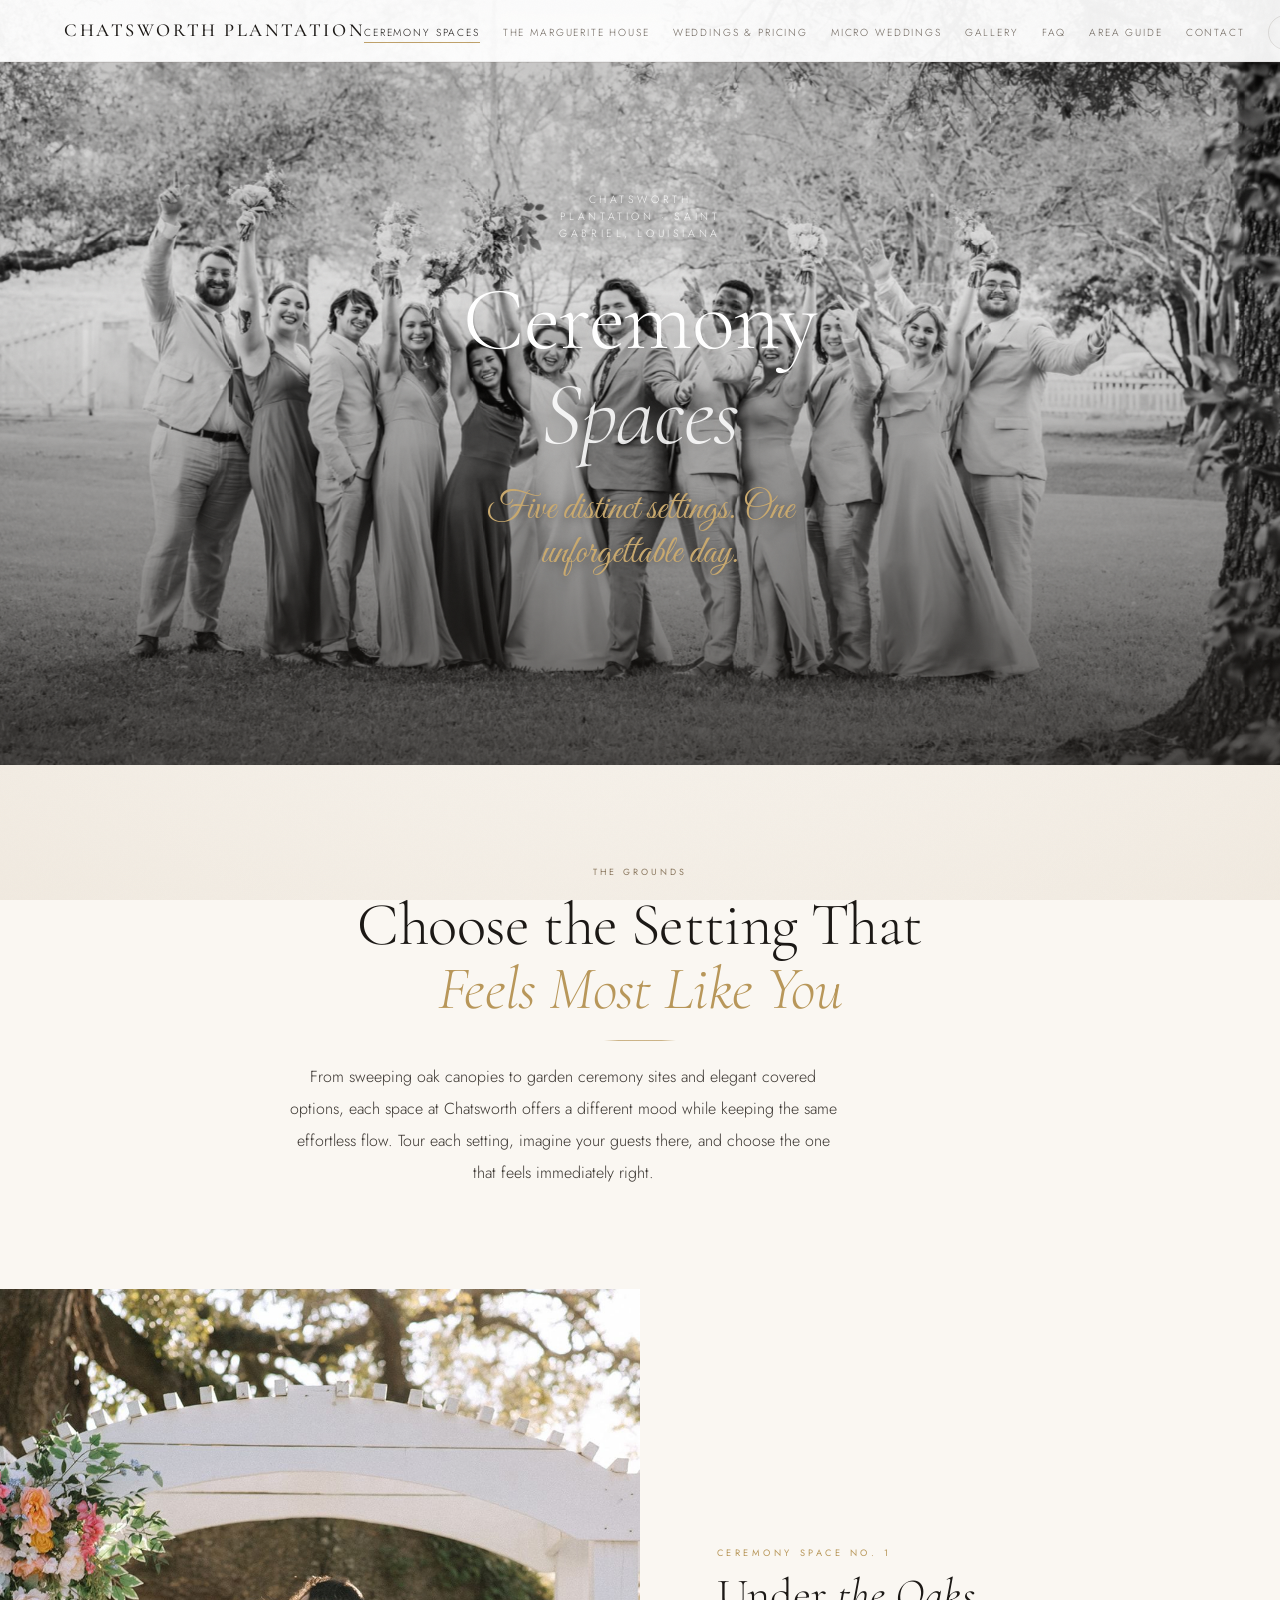
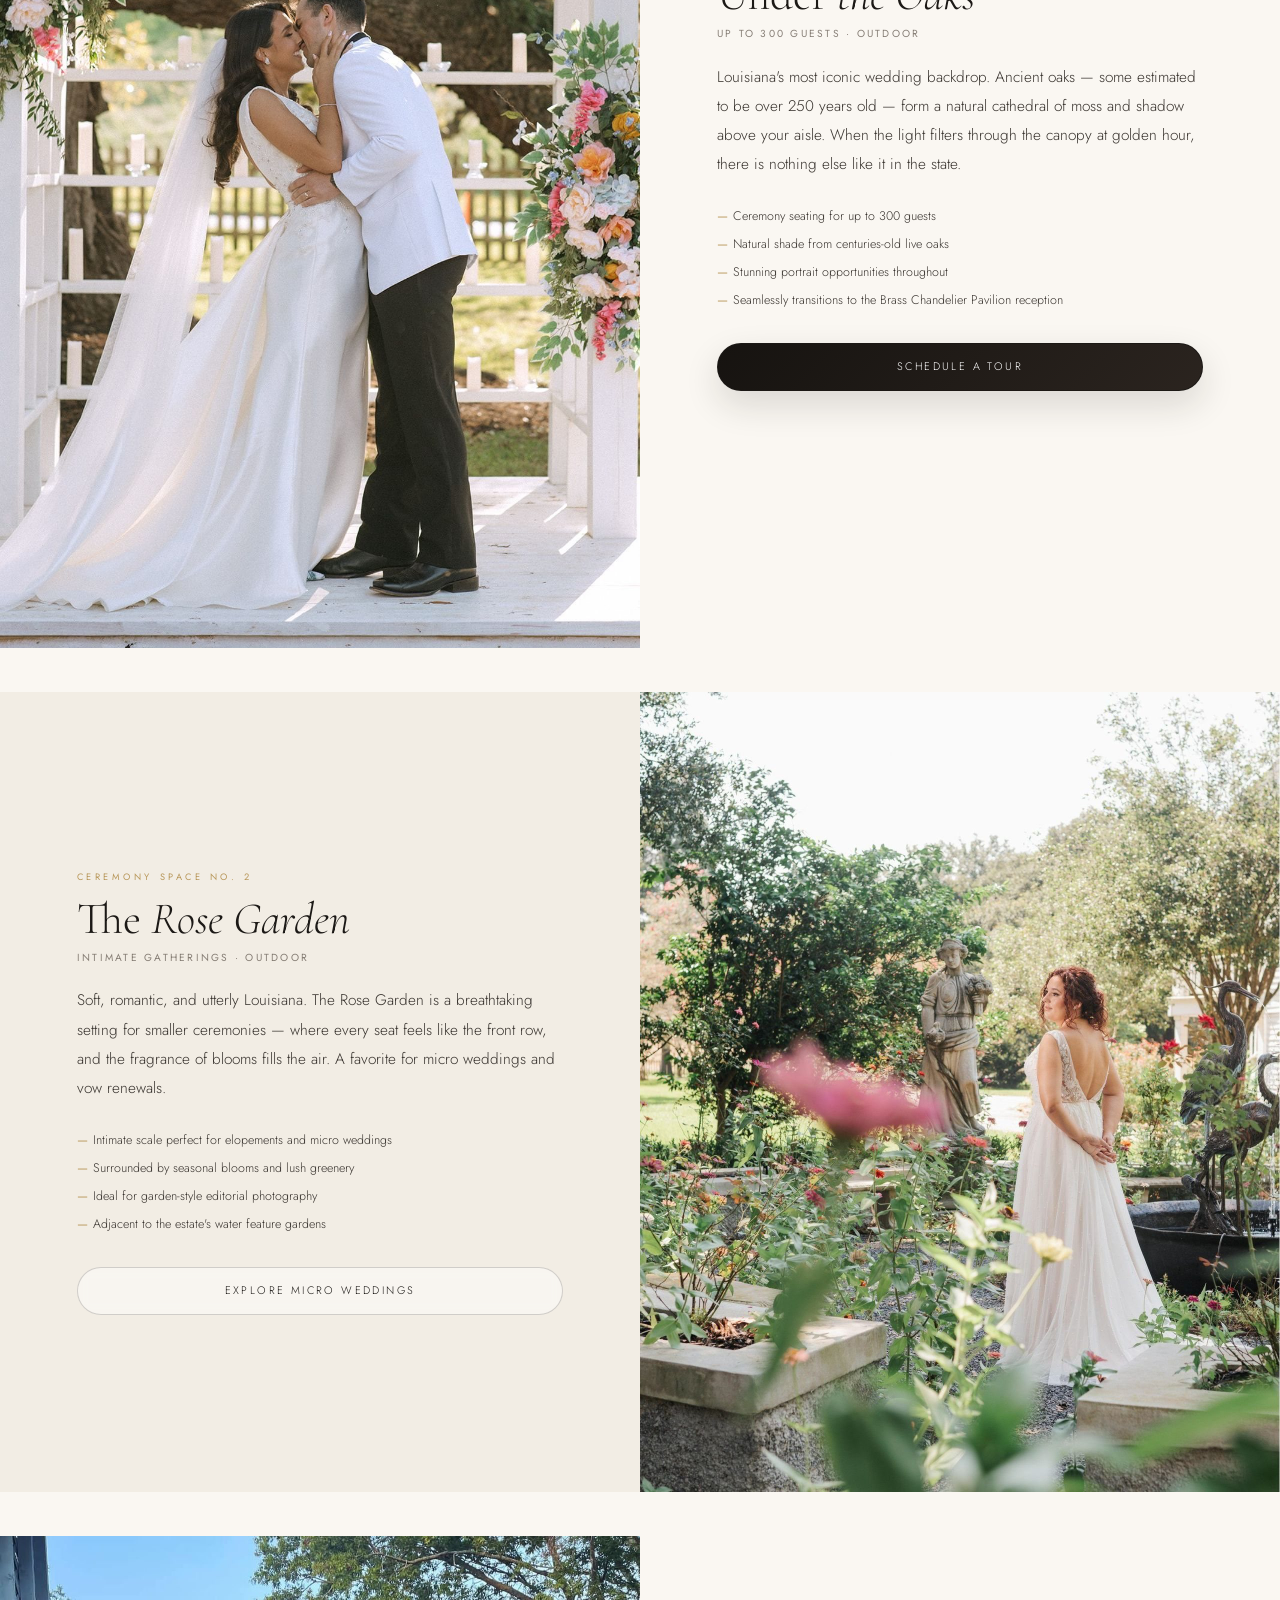
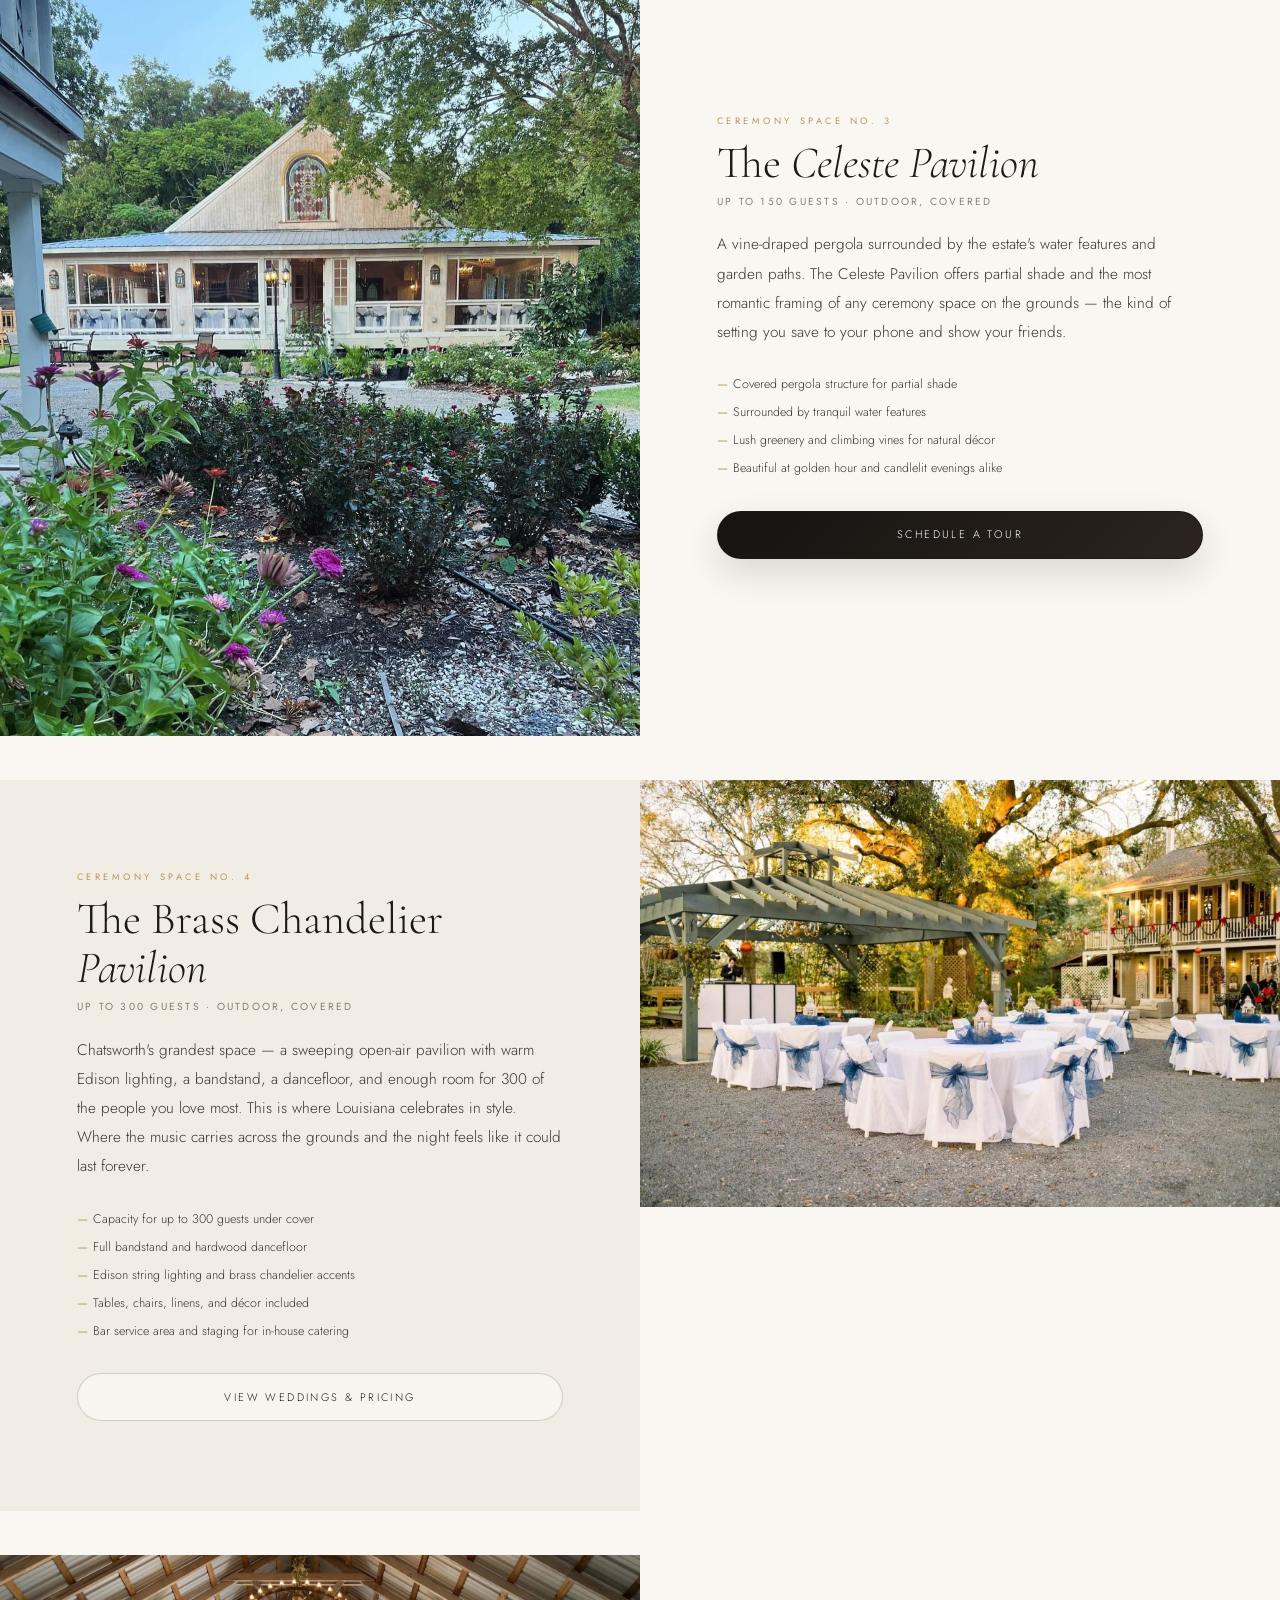
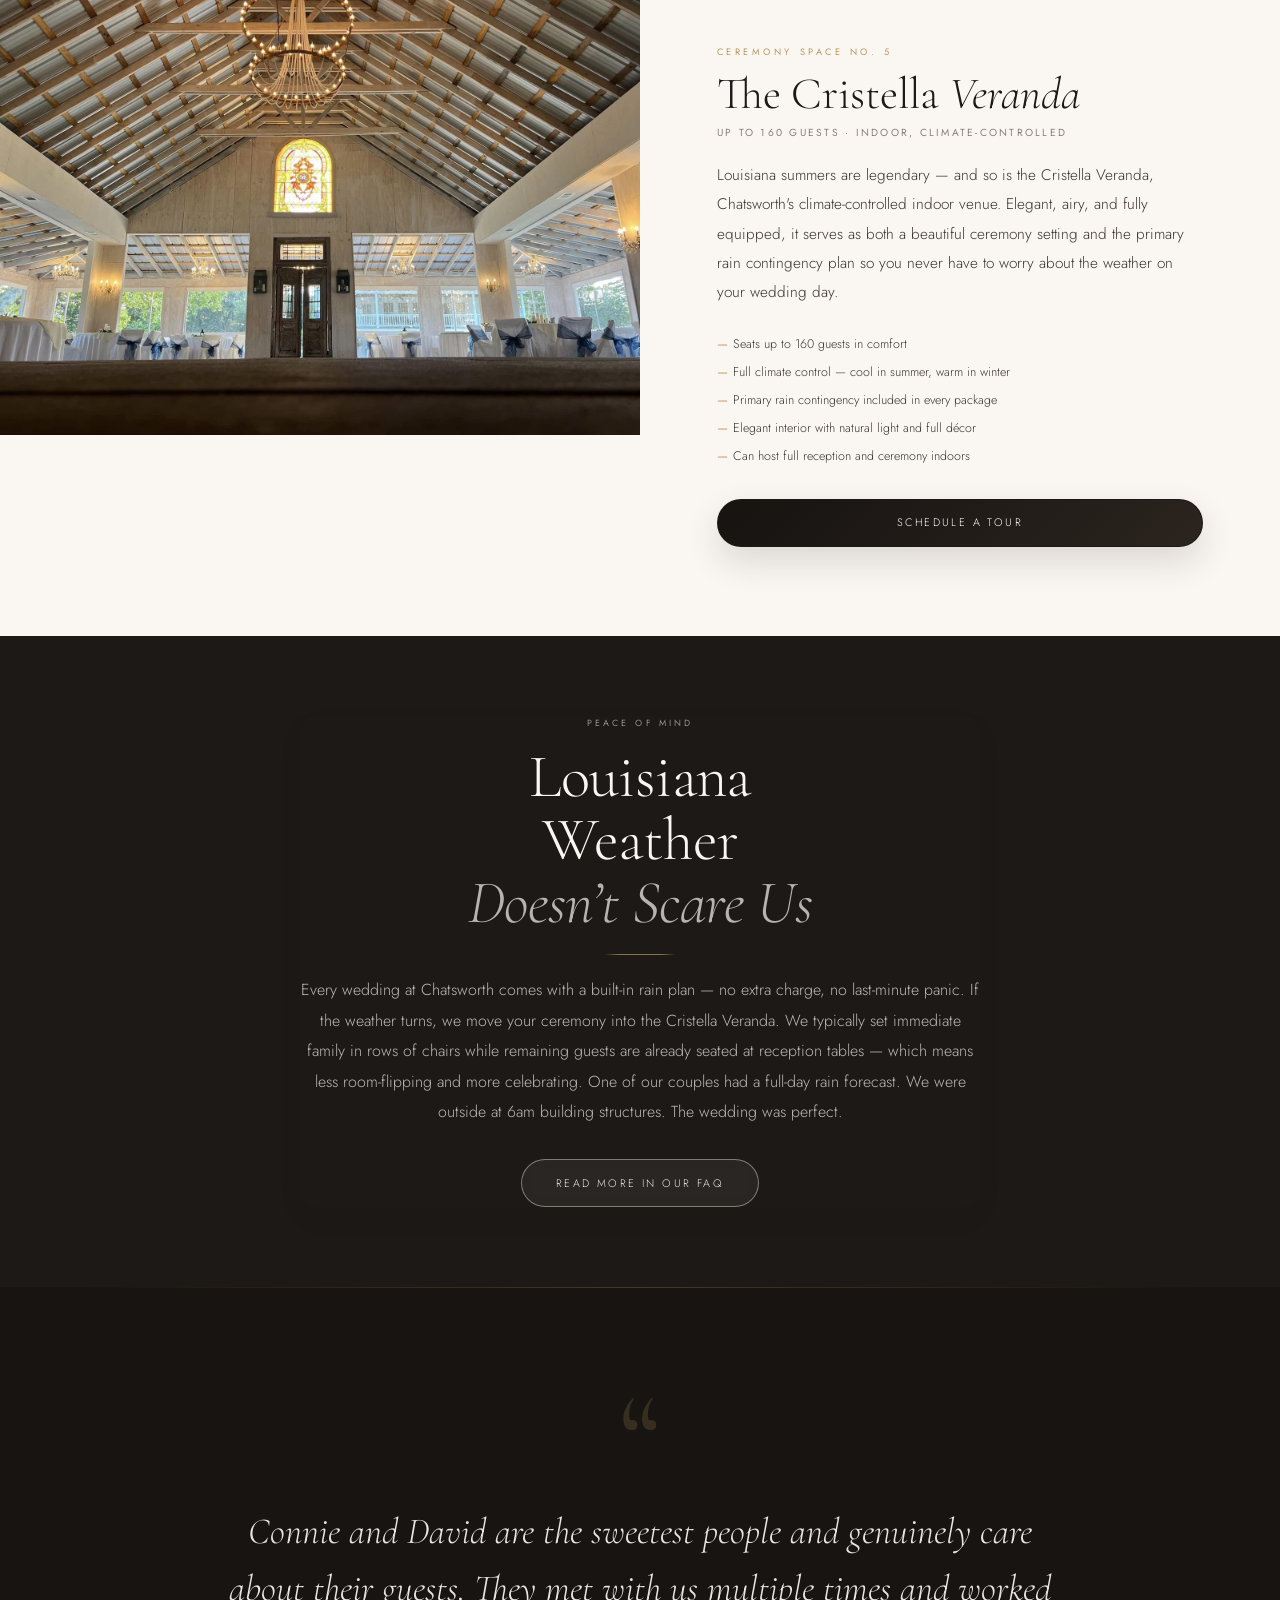
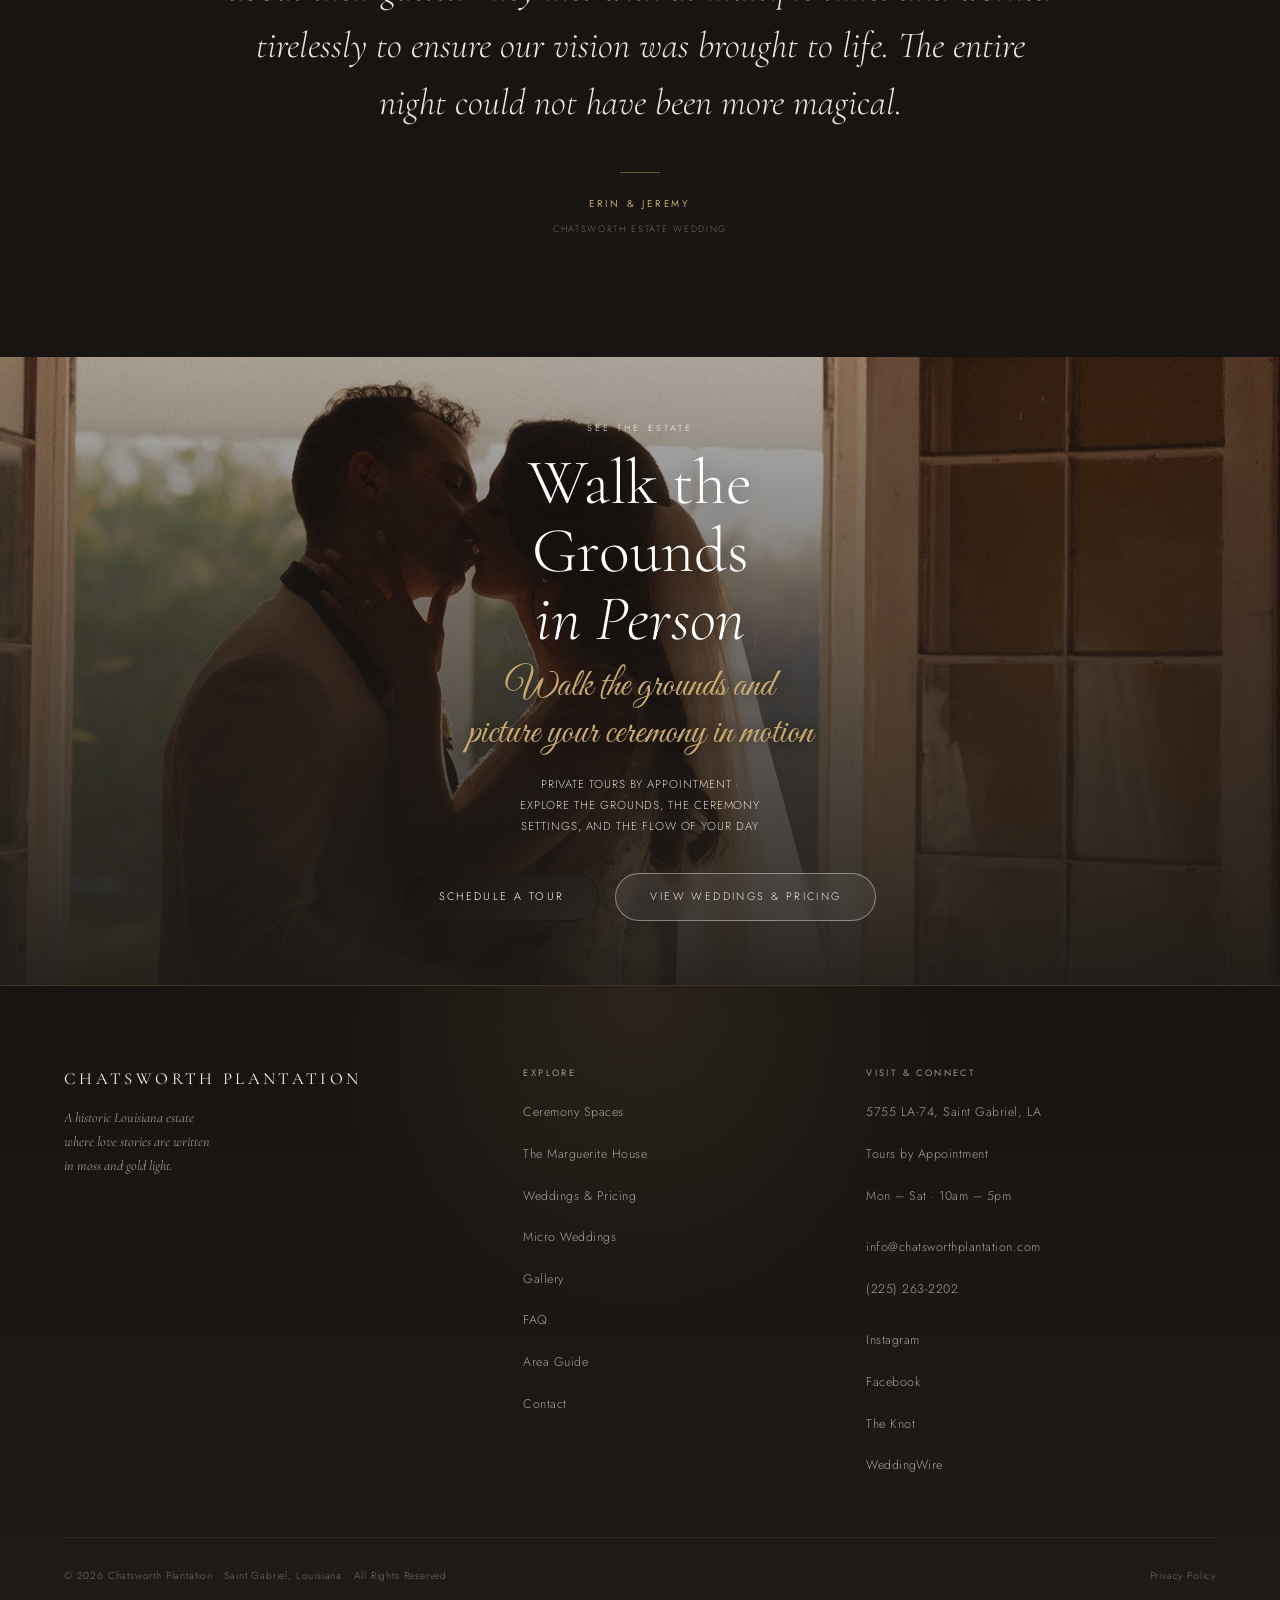
<file: ceremony-spaces.html>
<!DOCTYPE html>

<html lang="en">
<head>
<meta charset="utf-8"/>
<meta content="width=device-width, initial-scale=1.0" name="viewport"/>
<meta content="#FAF7F2" name="theme-color"/>
<meta content="light" name="color-scheme"/>
<title>Ceremony Spaces in Saint Gabriel, Louisiana | Chatsworth Plantation</title>
<meta content="Explore ceremony spaces at our Saint Gabriel, Louisiana wedding venue, from ancient oaks and rose gardens to elegant covered pavilions and an indoor rain plan near Baton Rouge." name="description"/>
<meta content="index, follow" name="robots"/>
<meta content="US-LA" name="geo.region"/>
<meta content="Saint Gabriel, Louisiana" name="geo.placename"/>
<link href="https://chatsworthplantation.com/ceremony-spaces.html" rel="canonical"/>
<meta content="website" property="og:type"/>
<meta content="Chatsworth Plantation" property="og:site_name"/>
<meta content="https://chatsworthplantation.com/ceremony-spaces.html" property="og:url"/>
<meta content="Ceremony Spaces | Chatsworth Plantation" property="og:title"/>
<meta content="Five stunning ceremony spaces on a historic Louisiana estate — ancient oaks, rose gardens, covered pavilions, and a climate-controlled indoor venue for up to 300 guests." property="og:description"/>
<meta content="https://chatsworthplantation.com/images/Main-Hero.jpg" property="og:image"/>
<meta content="summary_large_image" name="twitter:card"/>
<meta content="https://chatsworthplantation.com/images/Main-Hero.jpg" name="twitter:image"/>
<script type="application/ld+json">
      [
        {
          "@context": "https://schema.org",
          "@type": "BreadcrumbList",
          "itemListElement": [
            {
              "@type": "ListItem",
              "position": 1,
              "name": "Home",
              "item": "https://chatsworthplantation.com/"
            },
            {
              "@type": "ListItem",
              "position": 2,
              "name": "Ceremony Spaces",
              "item": "https://chatsworthplantation.com/ceremony-spaces.html"
            }
          ]
        },
        {
          "@context": "https://schema.org",
          "@type": "EventVenue",
          "name": "Chatsworth Plantation Ceremony Spaces",
          "description": "Five distinct ceremony spaces on a historic Louisiana estate — Under the Oaks, Rose Garden, Celeste Pavilion, Brass Chandelier Pavilion, and the Cristella Veranda — accommodating intimate micro weddings through grand celebrations of up to 300 guests.",
          "url": "https://chatsworthplantation.com/ceremony-spaces.html",
          "address": {
            "@type": "PostalAddress",
            "streetAddress": "5755 LA-74",
            "addressLocality": "Saint Gabriel",
            "addressRegion": "LA",
            "postalCode": "70776",
            "addressCountry": "US"
          },
          "maximumAttendeeCapacity": 300,
          "amenityFeature": [
            {
              "@type": "LocationFeatureSpecification",
              "name": "Under the Oaks Ceremony Space",
              "value": true
            },
            {
              "@type": "LocationFeatureSpecification",
              "name": "Rose Garden Ceremony Space",
              "value": true
            },
            {
              "@type": "LocationFeatureSpecification",
              "name": "Celeste Pavilion",
              "value": true
            },
            {
              "@type": "LocationFeatureSpecification",
              "name": "Brass Chandelier Pavilion (up to 300 guests)",
              "value": true
            },
            {
              "@type": "LocationFeatureSpecification",
              "name": "Cristella Veranda Indoor Venue (up to 160 guests)",
              "value": true
            },
            {
              "@type": "LocationFeatureSpecification",
              "name": "Rain Contingency Indoor Space",
              "value": true
            }
          ]
        }
      ]
    </script>
<link href="favicon.ico" rel="icon" type="image/x-icon"/>
<link href="favicon-32.png" rel="icon" sizes="32x32" type="image/png"/>
<link href="favicon-128.png" rel="apple-touch-icon"/>
<link href="favicon-32.png" rel="apple-touch-icon"/>
<link href="https://fonts.googleapis.com" rel="preconnect"/>
<link crossorigin="" href="https://fonts.gstatic.com" rel="preconnect"/>
<link href="https://fonts.googleapis.com/css2?family=Cormorant+Garamond:ital,wght@0,300;0,400;0,500;1,300;1,400&amp;family=Jost:wght@200;300;400&amp;family=Great+Vibes&amp;display=swap" rel="stylesheet"/>
<link as="image" fetchpriority="high" href="images/ceremony-pergola.jpg" rel="preload"/>
<link href="css/style.css" rel="stylesheet"/>
<link href="css/elite.css" rel="stylesheet"/>
<link href="css/inner.css" rel="stylesheet"/>
<link href="css/pages/ceremony-spaces.css" rel="stylesheet"/>
</head>
<body data-page="ceremony-spaces">
<a class="skip-link" href="#main-content">Skip to content</a>
<nav aria-label="Main navigation" id="mainNav">
<a class="nav-logo" href="index.html">Chatsworth Plantation</a>
<ul class="nav-links" role="list">
<li><a href="ceremony-spaces.html">Ceremony Spaces</a></li>
<li><a href="marguerite-house.html">The Marguerite House</a></li>
<li><a href="pricing.html">Weddings &amp; Pricing</a></li>
<li><a href="micro-weddings.html">Micro Weddings</a></li>
<li><a href="gallery.html">Gallery</a></li>
<li><a href="faq.html">FAQ</a></li>
<li><a href="area-guide.html">Area Guide</a></li>
<li><a href="contact.html">Contact</a></li>
<li><a class="nav-cta" href="contact.html">See the Estate</a></li>
</ul>
<button aria-label="Open menu" class="nav-toggle" id="navToggle">
<span></span><span></span><span></span>
</button>
</nav>
<div class="nav-drawer" id="navDrawer">
<a class="drawer-logo" href="index.html">Chatsworth Plantation</a>
<ul role="list">
<li><a href="index.html">Home</a></li>
<li><a href="ceremony-spaces.html">Ceremony Spaces</a></li>
<li><a href="marguerite-house.html">The Marguerite House</a></li>
<li><a href="pricing.html">Weddings &amp; Pricing</a></li>
<li><a href="micro-weddings.html">Micro Weddings</a></li>
<li><a href="gallery.html">Gallery</a></li>
<li><a href="faq.html">FAQ</a></li>
<li><a href="area-guide.html">Area Guide</a></li>
<li><a href="contact.html">Contact</a></li>
</ul>
<a class="drawer-cta" href="contact.html">See the Estate</a>
</div>
<main id="main-content">
<!-- HERO -->
<section class="ceremony-hero">
<div class="ceremony-hero-bg"></div>
<div class="page-hero-content reveal">
<span class="page-eyebrow">Chatsworth Plantation · Saint Gabriel, Louisiana</span>
<h1 class="page-title">Ceremony <em>Spaces</em></h1>
<span class="page-script">Five distinct settings. One unforgettable day.</span>
</div>
</section>
<!-- INTRO -->
<div class="spaces-intro reveal">
<span class="section-label">The Grounds</span>
<h2 class="section-title">
          Choose the Setting That<br/><em>Feels Most Like You</em>
</h2>
<div class="divider-gold"></div>
<p class="body-copy mt-m">
          From sweeping oak canopies to garden ceremony sites and elegant covered options, each space at Chatsworth offers a different mood while keeping the same effortless flow. Tour each setting, imagine your guests there, and choose the one that feels immediately right.
        </p>
</div>
<!-- SPACE 1: UNDER THE OAKS -->
<div class="space-card reveal">
<div class="space-image">
<img alt="Wedding ceremony under ancient oak trees at Chatsworth Plantation" decoding="async" height="1600" loading="lazy" src="images/brideandgroomunderoak.JPG" width="1067"/>
<div class="space-image-overlay"></div>
</div>
<div class="space-content">
<span class="space-tag">Ceremony Space No. 1</span>
<h2 class="space-title">Under <em>the Oaks</em></h2>
<span class="space-capacity">Up to 300 guests · Outdoor</span>
<p class="space-body">
            Louisiana's most iconic wedding backdrop. Ancient oaks — some
            estimated to be over 250 years old — form a natural cathedral of
            moss and shadow above your aisle. When the light filters through the
            canopy at golden hour, there is nothing else like it in the state.
          </p>
<ul class="space-features">
<li>Ceremony seating for up to 300 guests</li>
<li>Natural shade from centuries-old live oaks</li>
<li>Stunning portrait opportunities throughout</li>
<li>
              Seamlessly transitions to the Brass Chandelier Pavilion reception
            </li>
</ul>
<a class="btn-primary" href="contact.html">Schedule a Tour</a>
</div>
</div>
<!-- SPACE 2: ROSE GARDEN -->
<div class="space-card reverse reveal">
<div class="space-image">
<img alt="Bride in the rose garden at Chatsworth Plantation" decoding="async" height="1600" loading="lazy" src="images/garden-bride.jpg" width="1280"/>
<div class="space-image-overlay"></div>
</div>
<div class="space-content">
<span class="space-tag">Ceremony Space No. 2</span>
<h2 class="space-title">The <em>Rose Garden</em></h2>
<span class="space-capacity">Intimate gatherings · Outdoor</span>
<p class="space-body">
            Soft, romantic, and utterly Louisiana. The Rose Garden is a
            breathtaking setting for smaller ceremonies — where every seat feels
            like the front row, and the fragrance of blooms fills the air. A
            favorite for micro weddings and vow renewals.
          </p>
<ul class="space-features">
<li>Intimate scale perfect for elopements and micro weddings</li>
<li>Surrounded by seasonal blooms and lush greenery</li>
<li>Ideal for garden-style editorial photography</li>
<li>Adjacent to the estate's water feature gardens</li>
</ul>
<a class="btn-outline" href="micro-weddings.html">Explore Micro Weddings</a>
</div>
</div>
<!-- SPACE 3: CELESTE PAVILION -->
<div class="space-card reveal">
<div class="space-image">
<img alt="Ceremony at the Celeste Pavilion at Chatsworth Plantation" decoding="async" height="1600" loading="lazy" src="images/celeste-pavilion-ceremony.jpg" width="1280"/>
<div class="space-image-overlay"></div>
</div>
<div class="space-content">
<span class="space-tag">Ceremony Space No. 3</span>
<h2 class="space-title">The <em>Celeste Pavilion</em></h2>
<span class="space-capacity">Up to 150 guests · Outdoor, covered</span>
<p class="space-body">
            A vine-draped pergola surrounded by the estate's water features and
            garden paths. The Celeste Pavilion offers partial shade and the most
            romantic framing of any ceremony space on the grounds — the kind of
            setting you save to your phone and show your friends.
          </p>
<ul class="space-features">
<li>Covered pergola structure for partial shade</li>
<li>Surrounded by tranquil water features</li>
<li>Lush greenery and climbing vines for natural décor</li>
<li>Beautiful at golden hour and candlelit evenings alike</li>
</ul>
<a class="btn-primary" href="contact.html">Schedule a Tour</a>
</div>
</div>
<!-- SPACE 4: BRASS CHANDELIER PAVILION -->
<div class="space-card reverse reveal">
<div class="space-image">
<img alt="Grand celebration at the Brass Chandelier Pavilion at Chatsworth" decoding="async" height="1188" loading="lazy" src="images/brass-chandelier-pavilion-night.jpg" width="1782"/>
<div class="space-image-overlay"></div>
</div>
<div class="space-content">
<span class="space-tag">Ceremony Space No. 4</span>
<h2 class="space-title">The Brass Chandelier <em>Pavilion</em></h2>
<span class="space-capacity">Up to 300 guests · Outdoor, covered</span>
<p class="space-body">
            Chatsworth's grandest space — a sweeping open-air pavilion with warm
            Edison lighting, a bandstand, a dancefloor, and enough room for 300
            of the people you love most. This is where Louisiana celebrates in
            style. Where the music carries across the grounds and the night
            feels like it could last forever.
          </p>
<ul class="space-features">
<li>Capacity for up to 300 guests under cover</li>
<li>Full bandstand and hardwood dancefloor</li>
<li>Edison string lighting and brass chandelier accents</li>
<li>Tables, chairs, linens, and décor included</li>
<li>Bar service area and staging for in-house catering</li>
</ul>
<a class="btn-outline" href="pricing.html">View Weddings &amp; Pricing</a>
</div>
</div>
<!-- SPACE 5: CRISTELLA VERANDA -->
<div class="space-card reveal">
<div class="space-image">
<img alt="The Cristella Veranda indoor venue at Chatsworth Plantation" decoding="async" height="1200" loading="lazy" src="images/cristella-veranda-interior.jpg" width="1600"/>
<div class="space-image-overlay"></div>
</div>
<div class="space-content">
<span class="space-tag">Ceremony Space No. 5</span>
<h2 class="space-title">The Cristella <em>Veranda</em></h2>
<span class="space-capacity">Up to 160 guests · Indoor, climate-controlled</span>
<p class="space-body">
            Louisiana summers are legendary — and so is the Cristella Veranda,
            Chatsworth's climate-controlled indoor venue. Elegant, airy, and
            fully equipped, it serves as both a beautiful ceremony setting and
            the primary rain contingency plan so you never have to worry about
            the weather on your wedding day.
          </p>
<ul class="space-features">
<li>Seats up to 160 guests in comfort</li>
<li>Full climate control — cool in summer, warm in winter</li>
<li>Primary rain contingency included in every package</li>
<li>Elegant interior with natural light and full décor</li>
<li>Can host full reception and ceremony indoors</li>
</ul>
<a class="btn-primary" href="contact.html">Schedule a Tour</a>
</div>
</div>
<!-- RAIN NOTE -->
<section class="rain-note">
<div class="rain-note-inner reveal">
<span class="section-label">Peace of Mind</span>
<h2 class="section-title">
            Louisiana Weather <em>Doesn’t Scare Us</em>
</h2>
<div class="divider-gold"></div>
<p>
            Every wedding at Chatsworth comes with a built-in rain plan — no
            extra charge, no last-minute panic. If the weather turns, we move
            your ceremony into the Cristella Veranda. We typically set immediate
            family in rows of chairs while remaining guests are already seated
            at reception tables — which means less room-flipping and more
            celebrating. One of our couples had a full-day rain forecast. We
            were outside at 6am building structures. The wedding was perfect.
          </p>
<a class="btn-ghost" href="faq.html">Read More in Our FAQ</a>
</div>
</section>
<!-- TESTIMONIAL -->
<div class="feature-quote reveal">
<span class="feature-quote-mark">“</span>
<p class="feature-quote-text">
          Connie and David are the sweetest people and genuinely care about
          their guests. They met with us multiple times and worked tirelessly to
          ensure our vision was brought to life. The entire night could not have
          been more magical.
        </p>
<span class="feature-quote-attr">Erin &amp; Jeremy</span>
<span class="feature-quote-detail">Chatsworth Estate Wedding</span>
</div>
<!-- CTA BAND -->
<section class="spaces-cta">
<div class="spaces-cta-content reveal">
<span class="section-label">See the Estate</span>
<h2 class="cta-band-title">Walk the Grounds <em>in Person</em></h2>
<span class="cta-band-script">Walk the grounds and picture your ceremony in motion</span>
<p class="cta-band-sub">
            Private tours by appointment · Explore the grounds, the ceremony settings, and the flow of your day
          </p>
<div class="cta-band-actions">
<a class="btn-primary" href="contact.html">Schedule a Tour</a>
<a class="btn-ghost" href="pricing.html">View Weddings &amp; Pricing</a>
</div>
</div>
</section>
</main>
<footer aria-label="Site footer">
<div class="footer-top">
<div>
<a class="footer-brand-name" href="index.html">Chatsworth Plantation</a>
<p class="footer-tagline">
            A historic Louisiana estate<br/>where love stories are written<br/>in
            moss and gold light.
          </p>
</div>
<div>
<p class="footer-col-title">Explore</p>
<ul class="footer-links" role="list">
<li><a href="ceremony-spaces.html">Ceremony Spaces</a></li>
<li><a href="marguerite-house.html">The Marguerite House</a></li>
<li><a href="pricing.html">Weddings &amp; Pricing</a></li>
<li><a href="micro-weddings.html">Micro Weddings</a></li>
<li><a href="gallery.html">Gallery</a></li>
<li><a href="faq.html">FAQ</a></li>
<li><a href="area-guide.html">Area Guide</a></li>
<li><a href="contact.html">Contact</a></li>
</ul>
</div>
<div>
<p class="footer-col-title">Visit &amp; Connect</p>
<ul class="footer-links" role="list">
<li>
<a href="https://maps.google.com/?q=5755+LA-74+Saint+Gabriel+LA" rel="noopener noreferrer" target="_blank">5755 LA-74, Saint Gabriel, LA</a>
</li>
<li><a href="contact.html">Tours by Appointment</a></li>
<li>
<a href="contact.html">Mon – Sat · 10am – 5pm</a>
</li>
<li style="margin-top: 16px">
<a href="mailto:info@chatsworthplantation.com">info@chatsworthplantation.com</a>
</li>
<li><a href="tel:+12252632202">(225) 263-2202</a></li>
<li style="margin-top: 16px">
<a href="https://www.instagram.com/Chatsworth_plantation" rel="noopener noreferrer" target="_blank">Instagram</a>
</li>
<li>
<a href="https://www.facebook.com/ChatsworthPlantation/" rel="noopener noreferrer" target="_blank">Facebook</a>
</li>
<li>
<a href="https://www.theknot.com/marketplace/chatsworth-plantation-saint-gabriel-la-2071399" rel="noopener noreferrer" target="_blank">The Knot</a>
</li>
<li>
<a href="https://www.weddingwire.com/biz/chatsworth-plantation/df53c68511048fea.html" rel="noopener noreferrer" target="_blank">WeddingWire</a>
</li>
</ul>
</div>
</div>
<div class="footer-bottom">
<p class="footer-copy">
          © 2026 Chatsworth Plantation · Saint Gabriel, Louisiana
          · All Rights Reserved
        </p>
<a class="footer-copy" href="privacy-policy.html">Privacy Policy</a>
</div>
</footer>
<script defer="" src="js/analytics.js"></script>
<script defer="" src="js/main.js"></script>
</body>
</html>
</file>
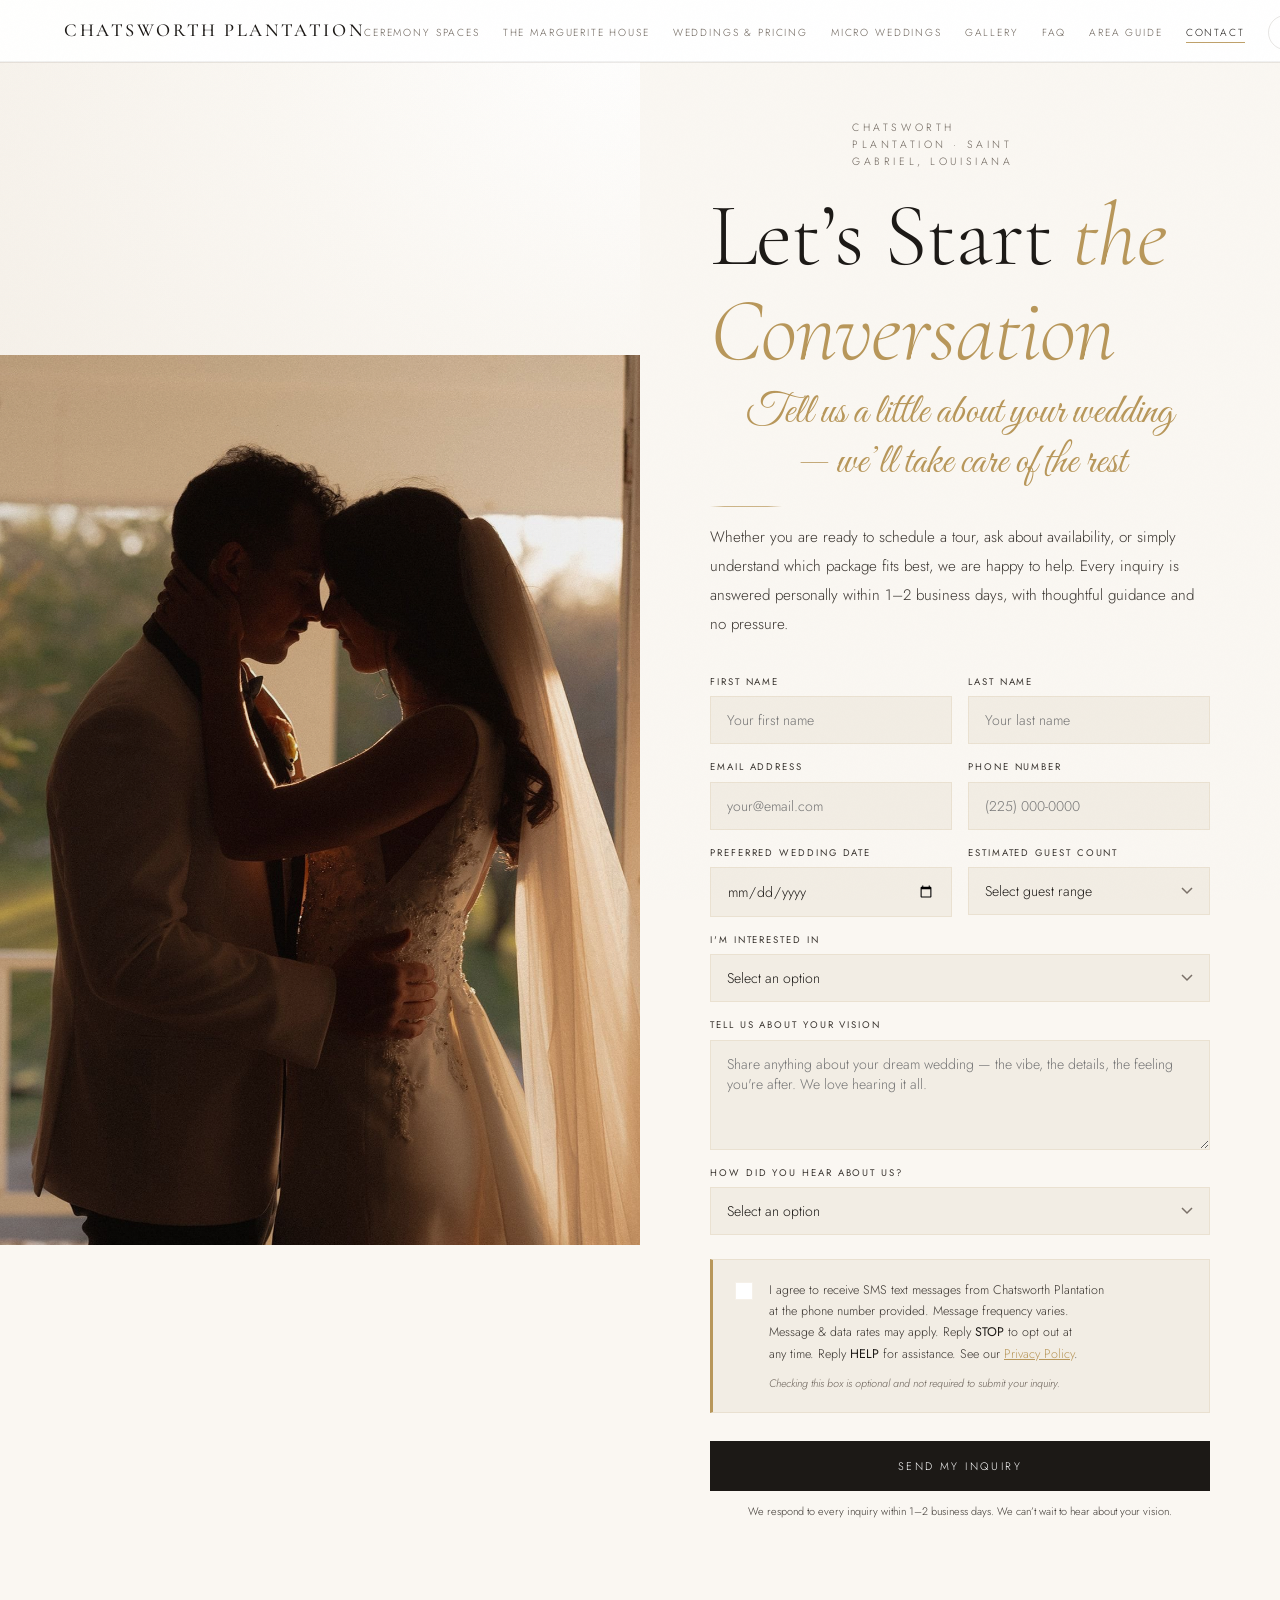
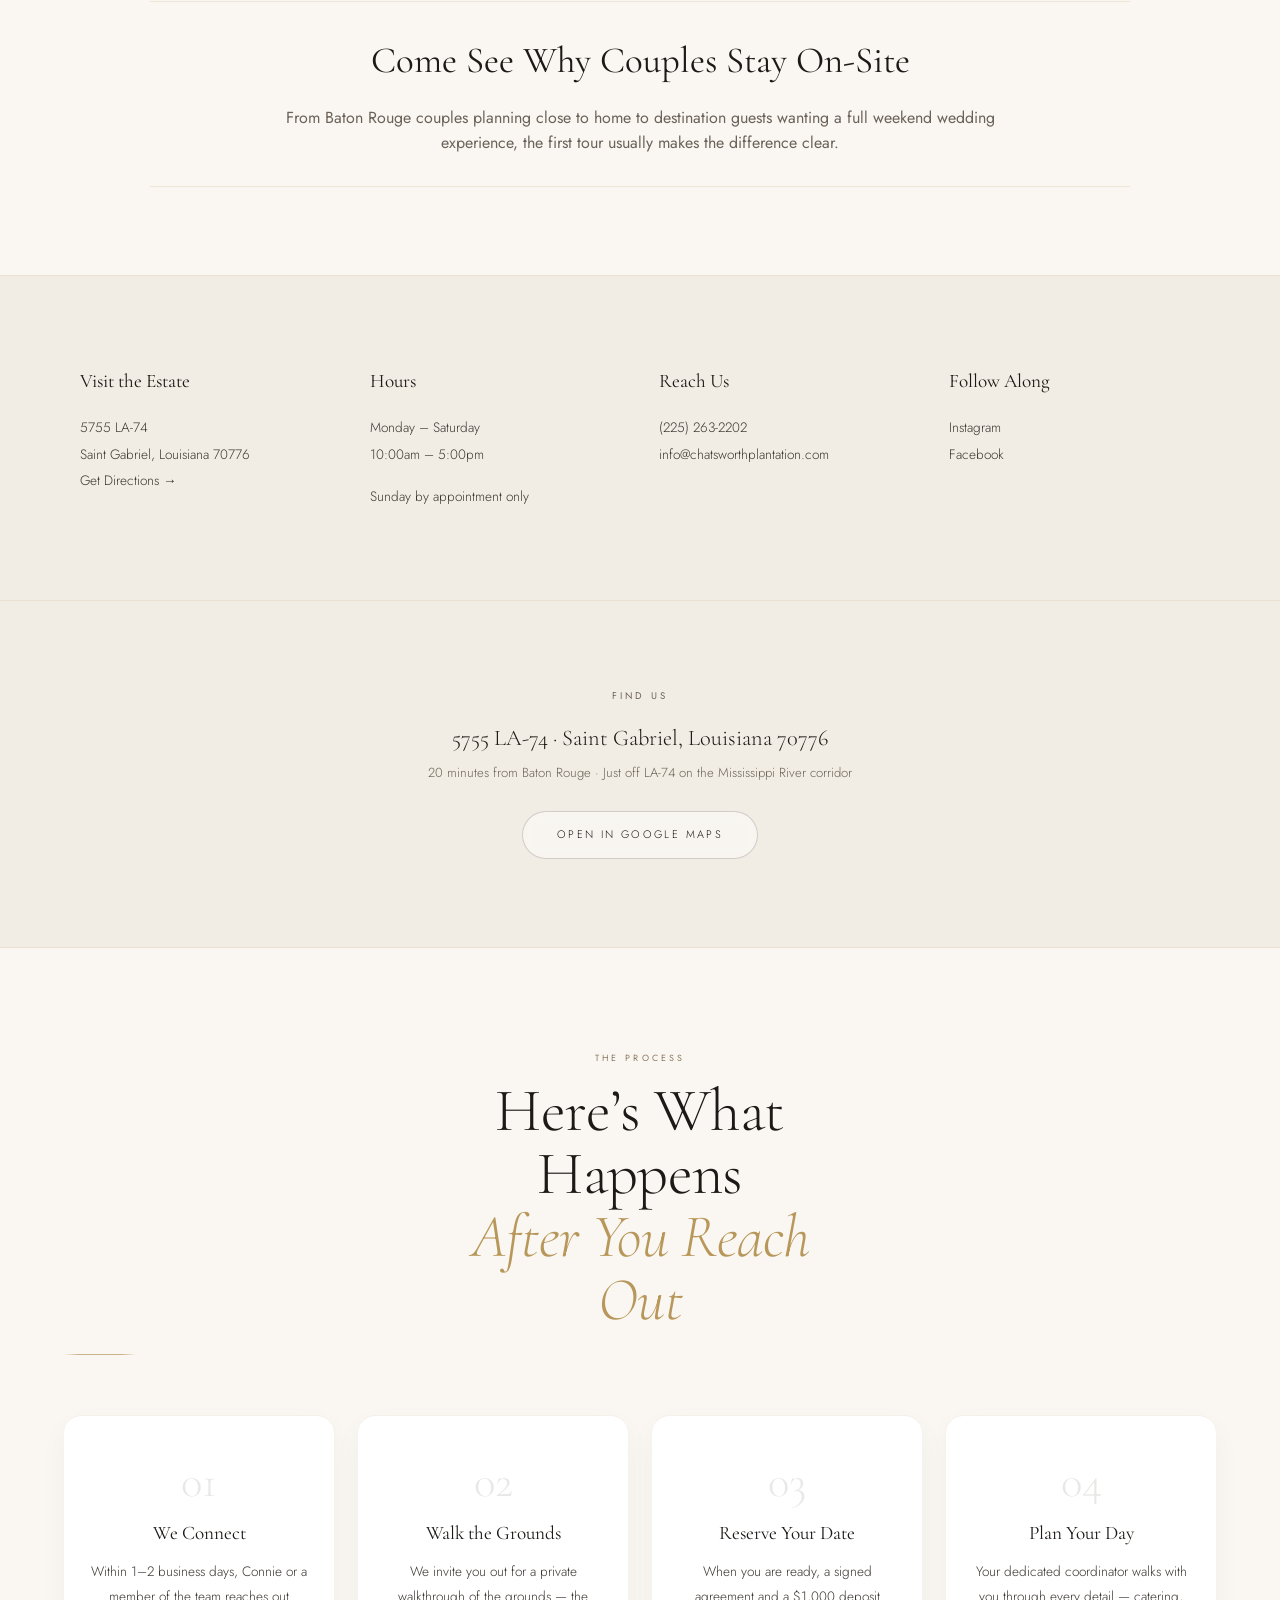
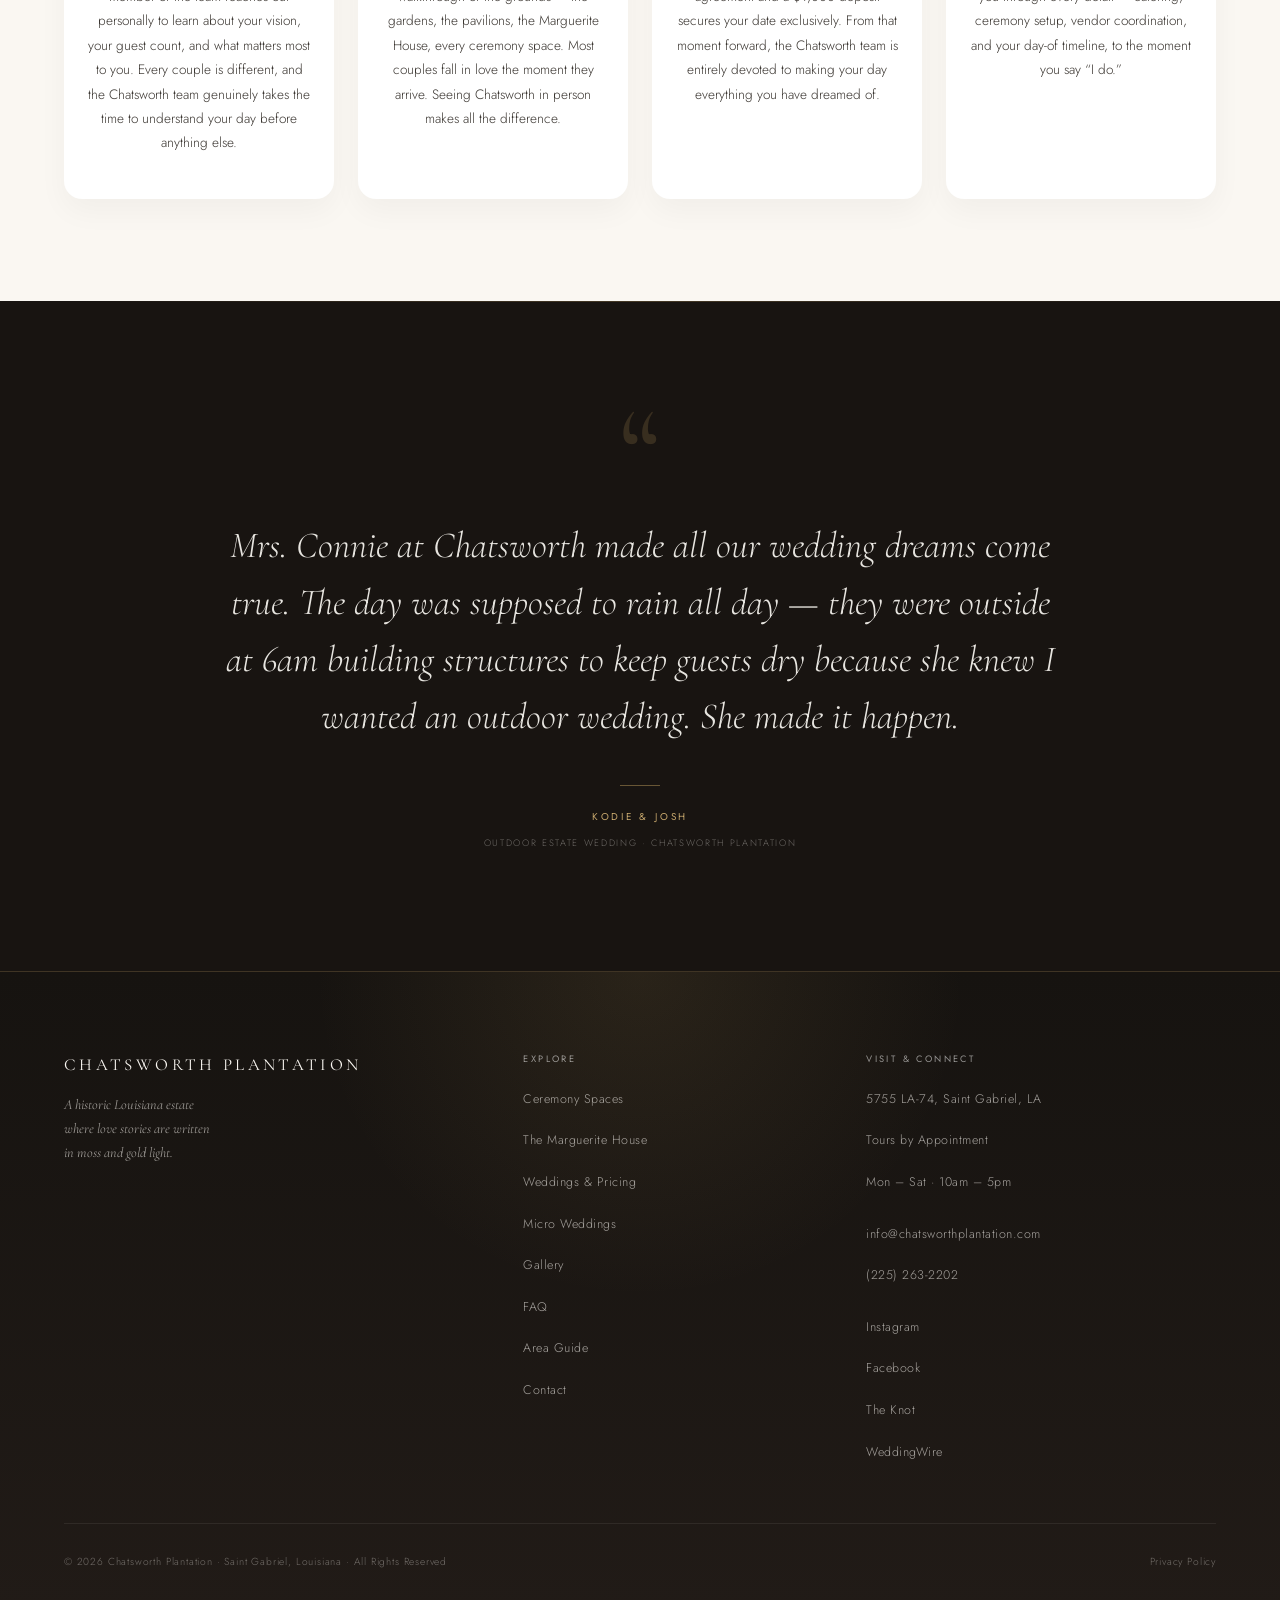
<file: contact.html>
<!DOCTYPE html>

<html lang="en">
<head>
<!-- Google Fonts -->
<link href="favicon.ico" rel="icon" type="image/x-icon"/>
<link href="favicon-32.png" rel="icon" sizes="32x32" type="image/png"/>
<link href="favicon-128.png" rel="apple-touch-icon"/>
<link href="favicon-32.png" rel="apple-touch-icon"/>
<link href="https://fonts.googleapis.com" rel="preconnect"/>
<link crossorigin="" href="https://fonts.gstatic.com" rel="preconnect"/>
<link href="https://fonts.googleapis.com/css2?family=Cormorant+Garamond:ital,wght@0,300;0,400;0,500;0,600;1,300;1,400;1,500&amp;family=Jost:wght@200;300;400&amp;family=Great+Vibes&amp;display=swap" rel="stylesheet"/>
<!-- Shared Stylesheet -->
<link href="css/style.css" rel="stylesheet"/>
<link href="css/elite.css" rel="stylesheet"/>
<link href="css/inner.css" rel="stylesheet"/>
<meta charset="utf-8"/>
<!-- Performance & Mobile -->
<meta content="#FAF7F2" name="theme-color"/>
<meta content="light" name="color-scheme"/>
<meta content="telephone=no" name="format-detection"/>
<link crossorigin="" href="https://fonts.googleapis.com" rel="preconnect"/>
<link href="https://fonts.gstatic.com" rel="dns-prefetch"/>
<meta content="width=device-width, initial-scale=1.0" name="viewport"/>
<meta content="Schedule a private tour of Chatsworth Plantation in Saint Gabriel, Louisiana. Tours by appointment, Mon–Sat. Every inquiry answered within 1–2 business days." name="description"/>
<meta content="Chatsworth Plantation contact, book wedding venue Louisiana, schedule wedding venue tour Baton Rouge, check availability wedding venue Louisiana, wedding inquiry Louisiana" name="keywords"/>
<meta content="Chatsworth Plantation" name="author"/>
<meta content="index, follow" name="robots"/>
<meta content="US-LA" name="geo.region"/>
<meta content="Saint Gabriel, Louisiana" name="geo.placename"/>
<link href="https://chatsworthplantation.com/contact.html" rel="canonical"/>
<meta content="website" property="og:type"/>
<meta content="Chatsworth Plantation" property="og:site_name"/>
<meta content="https://chatsworthplantation.com/contact.html" property="og:url"/>
<meta content="Contact | Chatsworth Plantation" property="og:title"/>
<meta content="Schedule a private tour of Chatsworth Plantation in Saint Gabriel, Louisiana. Check your date availability, ask questions, and begin planning your perfect wedding. We respond within 1 to 2 business days." property="og:description"/>
<meta content="https://chatsworthplantation.com/images/Main-Hero.jpg" property="og:image"/>
<meta content="en_US" property="og:locale"/>
<!-- Twitter/X Card -->
<meta content="summary_large_image" name="twitter:card"/>
<meta content="Schedule a Tour | Chatsworth Plantation, Louisiana" name="twitter:title"/>
<meta content="Book a private tour of Chatsworth Plantation. Now accepting inquiries for 2026 &amp; 2027 wedding dates near Baton Rouge, Louisiana." name="twitter:description"/>
<meta content="https://chatsworthplantation.com/images/Main-Hero.jpg" name="twitter:image"/>
<title>Schedule a Tour | Chatsworth Plantation Saint Gabriel Louisiana</title>
<link href="css/pages/contact.css" rel="stylesheet"/>
<script type="application/ld+json">
      [
        {
          "@context": "https://schema.org",
          "@type": "BreadcrumbList",
          "itemListElement": [
            {
              "@type": "ListItem",
              "position": 1,
              "name": "Home",
              "item": "https://chatsworthplantation.com/"
            },
            {
              "@type": "ListItem",
              "position": 2,
              "name": "Contact",
              "item": "https://chatsworthplantation.com/contact.html"
            }
          ]
        },
        {
          "@context": "https://schema.org",
          "@type": "ContactPage",
          "name": "Contact Chatsworth Plantation | Schedule a Tour",
          "description": "Schedule a private tour of Chatsworth Plantation or inquire about your wedding date. We respond within 1 to 2 business days.",
          "url": "https://chatsworthplantation.com/contact.html",
          "mainEntity": {
            "@type": "Organization",
            "name": "Chatsworth Plantation",
            "telephone": "+12252632202",
            "email": "info@chatsworthplantation.com",
            "contactPoint": {
              "@type": "ContactPoint",
              "telephone": "+12252632202",
              "contactType": "customer service",
              "availableLanguage": "English",
              "hoursAvailable": {
                "@type": "OpeningHoursSpecification",
                "dayOfWeek": [
                  "Monday",
                  "Tuesday",
                  "Wednesday",
                  "Thursday",
                  "Friday",
                  "Saturday"
                ],
                "opens": "10:00",
                "closes": "17:00"
              }
            }
          }
        }
      ]
    </script>
<link as="image" fetchpriority="high" href="images/0L5A3967.jpg" rel="preload"/>
</head>
<body data-page="contact">
<a class="skip-link" href="#main-content">Skip to content</a>
<nav aria-label="Main navigation" id="mainNav">
<a class="nav-logo" href="index.html">Chatsworth Plantation</a>
<ul class="nav-links" role="list">
<li><a href="ceremony-spaces.html">Ceremony Spaces</a></li>
<li><a href="marguerite-house.html">The Marguerite House</a></li>
<li><a href="pricing.html">Weddings &amp; Pricing</a></li>
<li><a href="micro-weddings.html">Micro Weddings</a></li>
<li><a href="gallery.html">Gallery</a></li>
<li><a href="faq.html">FAQ</a></li>
<li><a href="area-guide.html">Area Guide</a></li>
<li><a href="contact.html">Contact</a></li>
<li><a class="nav-cta" href="contact.html">Begin Your Story</a></li>
</ul>
<button aria-label="Open menu" class="nav-toggle" id="navToggle">
<span></span><span></span><span></span>
</button>
</nav>
<div class="nav-drawer" id="navDrawer">
<a class="drawer-logo" href="index.html">Chatsworth Plantation</a>
<ul role="list">
<li><a href="index.html">Home</a></li>
<li><a href="ceremony-spaces.html">Ceremony Spaces</a></li>
<li><a href="marguerite-house.html">The Marguerite House</a></li>
<li><a href="pricing.html">Weddings &amp; Pricing</a></li>
<li><a href="micro-weddings.html">Micro Weddings</a></li>
<li><a href="gallery.html">Gallery</a></li>
<li><a href="faq.html">FAQ</a></li>
<li><a href="area-guide.html">Area Guide</a></li>
<li><a href="contact.html">Contact</a></li>
</ul>
<a class="drawer-cta" href="contact.html">Begin Your Story</a>
</div>
<main id="main-content">
<!-- SPLIT CONTACT HERO + FORM -->
<section class="contact-hero">
<div class="hero-left">
<img alt="Couple at Chatsworth Plantation" decoding="async" height="1600" loading="eager" src="images/0L5A3946.jpg" width="1151"/>
<div class="hero-left-overlay"></div>
</div>
<div class="hero-right">
<div class="hero-right-inner">
<span class="page-eyebrow">Chatsworth Plantation · Saint Gabriel, Louisiana</span>
<h1 class="page-title">
              Let’s Start <em>the Conversation</em>
</h1>
<span class="page-script">Tell us a little about your wedding — we’ll take care of the rest</span>
<div class="divider-gold"></div>
<p class="contact-intro">
              Whether you are ready to schedule a tour, ask about availability, or simply understand which package fits best, we are happy to help. Every inquiry is answered personally within 1–2 business days, with thoughtful guidance and no pressure.
            </p>
<div id="contactForm">
<div class="form-grid">
<div class="form-field">
<label class="form-label" for="firstName">First Name</label>
<input class="form-input" id="firstName" placeholder="Your first name" type="text"/>
</div>
<div class="form-field">
<label class="form-label" for="lastName">Last Name</label>
<input class="form-input" id="lastName" placeholder="Your last name" type="text"/>
</div>
<div class="form-field">
<label class="form-label" for="email">Email Address</label>
<input class="form-input" id="email" placeholder="your@email.com" type="email"/>
</div>
<div class="form-field">
<label class="form-label" for="phone">Phone Number</label>
<input class="form-input" id="phone" placeholder="(225) 000-0000" type="tel"/>
</div>
<div class="form-field">
<label class="form-label" for="weddingDate">Preferred Wedding Date</label>
<input class="form-input" id="weddingDate" type="date"/>
</div>
<div class="form-field">
<label class="form-label" for="guestCount">Estimated Guest Count</label>
<select class="form-select" id="guestCount">
<option disabled="" selected="" value="">Select guest range</option>
<option>Under 20 guests (Elopement)</option>
<option>20–50 guests (Micro Wedding)</option>
<option>50–100 guests (Intimate)</option>
<option>100–200 guests (Classic)</option>
<option>200+ guests (Grand Estate)</option>
</select>
</div>
<div class="form-field full">
<label class="form-label" for="interest">I'm Interested In</label>
<select class="form-select" id="interest">
<option disabled="" selected="" value="">Select an option</option>
<option>Scheduling a private tour</option>
<option>The Elopement Package</option>
<option>The Classic Celebration Package</option>
<option>The Grand Estate Package</option>
<option>A Micro Wedding at the Marguerite House</option>
<option>General information</option>
</select>
</div>
<div class="form-field full">
<label class="form-label" for="message">Tell Us About Your Vision</label>
<textarea class="form-textarea" id="message" placeholder="Share anything about your dream wedding — the vibe, the details, the feeling you're after. We love hearing it all."></textarea>
</div>
<div class="form-field full">
<label class="form-label" for="howHeard">How Did You Hear About Us?</label>
<select class="form-select" id="howHeard">
<option disabled="" selected="" value="">Select an option</option>
<option>Instagram</option>
<option>Facebook</option>
<option>Google Search</option>
<option>Wedding Wire / The Knot</option>
<option>Word of mouth</option>
<option>Drove past the estate</option>
<option>Other</option>
</select>
</div>
</div>
<!-- SMS OPT-IN &mdash; Required for TCPA/10DLC compliance -->
<div class="sms-consent-wrap">
<label class="sms-consent-label">
<input class="sms-consent-check" id="smsConsent" type="checkbox"/>
<span class="sms-consent-box"></span>
<span class="sms-consent-text">
                    I agree to receive SMS text messages from Chatsworth
                    Plantation at the phone number provided. Message frequency
                    varies. Message &amp; data rates may apply. Reply
                    <strong>STOP</strong> to opt out at any time. Reply
                    <strong>HELP</strong> for assistance. See our
                    <a href="privacy-policy.html" rel="noopener noreferrer" target="_blank">Privacy Policy</a>.
                  </span>
</label>
<p class="sms-consent-note">
                  Checking this box is optional and not required to submit your
                  inquiry.
                </p>
</div>
<button class="form-submit" id="submitBtn">
                Send My Inquiry
              </button>
<p class="form-note">
                We respond to every inquiry within 1–2 business days. We
                can’t wait to hear about your vision.
              </p>
</div>
<div class="form-error" id="formError"></div>
<div class="form-success" id="formSuccess">
<span class="success-icon">Thank you</span>
<h3>Thank You — We'll Be in Touch</h3>
<p>
                We’ve received your inquiry. A member of our team will be in touch soon to help you begin your weekend at Chatsworth.
              </p>
</div>
</div>
</div>
</section>
<section class="social-proof-band">
<div class="social-proof-band-inner reveal">
<h3>Come See Why Couples Stay On-Site</h3>
<p>From Baton Rouge couples planning close to home to destination guests wanting a full weekend wedding experience, the first tour usually makes the difference clear.</p>
</div>
</section>
<!-- CONTACT INFO -->
<div class="contact-info">
<div class="contact-info-inner">
<div class="info-block reveal">
<h3>Visit the Estate</h3>
<p>5755 LA-74<br/>Saint Gabriel, Louisiana 70776</p>
<a class="get-directions-link" href="https://maps.google.com/?q=5755+LA-74,+Saint+Gabriel,+LA+70776" rel="noopener noreferrer" target="_blank">Get Directions →</a>
</div>
<div class="info-block reveal">
<h3>Hours</h3>
<p>Monday – Saturday<br/>10:00am – 5:00pm</p>
<p class="mt-s">Sunday by appointment only</p>
</div>
<div class="info-block reveal">
<h3>Reach Us</h3>
<a href="tel:+12252632202">(225) 263-2202</a>
<a href="mailto:info@chatsworthplantation.com">info@chatsworthplantation.com</a>
</div>
<div class="info-block reveal">
<h3>Follow Along</h3>
<a href="https://www.instagram.com/Chatsworth_plantation" rel="noopener noreferrer" target="_blank">Instagram</a>
<a href="https://www.facebook.com/ChatsworthPlantation/" rel="noopener noreferrer" target="_blank">Facebook</a>
</div>
</div>
</div>
<!-- DIRECTIONS -->
<div class="directions-block">
<span class="directions-label">Find Us</span>
<p class="directions-address">
          5755 LA-74 · Saint Gabriel, Louisiana 70776
        </p>
<p class="directions-sub">
          20 minutes from Baton Rouge · Just off LA-74 on the Mississippi
          River corridor
        </p>
<a class="btn-outline" href="https://maps.google.com/?q=5755+LA-74,+Saint+Gabriel,+LA+70776" rel="noopener" target="_blank">Open in Google Maps</a>
</div>
<!-- WHAT TO EXPECT -->
<section class="what-expect">
<div class="what-expect-header reveal">
<span class="section-label">The Process</span>
<h2 class="section-title">
            Here’s What Happens<br/><em>After You Reach Out</em>
</h2>
<div class="divider-gold divider-inline"></div>
</div>
<div class="steps-grid">
<div class="step-card reveal">
<span class="step-num">01</span>
<h3 class="step-title">We Connect</h3>
<p class="step-text">
              Within 1–2 business days, Connie or a member of the team reaches
              out personally to learn about your vision, your guest count, and
              what matters most to you. Every couple is different, and the
              Chatsworth team genuinely takes the time to understand your day
              before anything else.
            </p>
</div>
<div class="step-card reveal">
<span class="step-num">02</span>
<h3 class="step-title">Walk the Grounds</h3>
<p class="step-text">
              We invite you out for a private walkthrough of the grounds —
              the gardens, the pavilions, the Marguerite House, every ceremony
              space. Most couples fall in love the moment they arrive. Seeing
              Chatsworth in person makes all the difference.
            </p>
</div>
<div class="step-card reveal">
<span class="step-num">03</span>
<h3 class="step-title">Reserve Your Date</h3>
<p class="step-text">
              When you are ready, a signed agreement and a $1,000 deposit
              secures your date exclusively. From that moment forward, the
              Chatsworth team is entirely devoted to making your day everything
              you have dreamed of.
            </p>
</div>
<div class="step-card reveal">
<span class="step-num">04</span>
<h3 class="step-title">Plan Your Day</h3>
<p class="step-text">
              Your dedicated coordinator walks with you through every detail
              — catering, ceremony setup, vendor coordination, and your
              day-of timeline, to the moment you say “I do.”
            </p>
</div>
</div>
</section>
<div class="feature-quote reveal">
<span class="feature-quote-mark">“</span>
<p class="feature-quote-text">
          Mrs. Connie at Chatsworth made all our wedding dreams come true. The
          day was supposed to rain all day — they were outside at 6am
          building structures to keep guests dry because she knew I wanted an
          outdoor wedding. She made it happen.
        </p>
<span class="feature-quote-attr">Kodie &amp; Josh</span>
<span class="feature-quote-detail">Outdoor Estate Wedding · Chatsworth Plantation</span>
</div>
</main>
<footer aria-label="Site footer">
<div class="footer-top">
<div>
<a class="footer-brand-name" href="index.html">Chatsworth Plantation</a>
<p class="footer-tagline">
            A historic Louisiana estate<br/>where love stories are written<br/>in
            moss and gold light.
          </p>
</div>
<div>
<p class="footer-col-title">Explore</p>
<ul class="footer-links" role="list">
<li><a href="ceremony-spaces.html">Ceremony Spaces</a></li>
<li><a href="marguerite-house.html">The Marguerite House</a></li>
<li><a href="pricing.html">Weddings &amp; Pricing</a></li>
<li><a href="micro-weddings.html">Micro Weddings</a></li>
<li><a href="gallery.html">Gallery</a></li>
<li><a href="faq.html">FAQ</a></li>
<li><a href="area-guide.html">Area Guide</a></li>
<li><a href="contact.html">Contact</a></li>
</ul>
</div>
<div>
<p class="footer-col-title">Visit &amp; Connect</p>
<ul class="footer-links" role="list">
<li>
<a href="https://maps.google.com/?q=5755+LA-74+Saint+Gabriel+LA" rel="noopener noreferrer" target="_blank">5755 LA-74, Saint Gabriel, LA</a>
</li>
<li><a href="contact.html">Tours by Appointment</a></li>
<li>
<a href="contact.html">Mon – Sat · 10am – 5pm</a>
</li>
<li style="margin-top: 16px">
<a href="mailto:info@chatsworthplantation.com">info@chatsworthplantation.com</a>
</li>
<li><a href="tel:+12252632202">(225) 263-2202</a></li>
<li style="margin-top: 16px">
<a href="https://www.instagram.com/Chatsworth_plantation" rel="noopener noreferrer" target="_blank">Instagram</a>
</li>
<li>
<a href="https://www.facebook.com/ChatsworthPlantation/" rel="noopener noreferrer" target="_blank">Facebook</a>
</li>
<li>
<a href="https://www.theknot.com/marketplace/chatsworth-plantation-saint-gabriel-la-2071399" rel="noopener noreferrer" target="_blank">The Knot</a>
</li>
<li>
<a href="https://www.weddingwire.com/biz/chatsworth-plantation/df53c68511048fea.html" rel="noopener noreferrer" target="_blank">WeddingWire</a>
</li>
</ul>
</div>
</div>
<div class="footer-bottom">
<p class="footer-copy">
          © 2026 Chatsworth Plantation · Saint Gabriel, Louisiana
          · All Rights Reserved
        </p>
<a class="footer-copy" href="privacy-policy.html">Privacy Policy</a>
</div>
</footer>
<!-- Shared JS (nav scroll + reveal animations) -->
<script defer="" src="js/analytics.js"></script>
<script defer="" src="js/main.js"></script>
<script>
      document
        .getElementById("submitBtn")
        .addEventListener("click", submitForm);

      async function submitForm() {
        const btn = document.querySelector(".form-submit");

        // Gather values
        const firstName = document.getElementById("firstName").value.trim();
        const lastName = document.getElementById("lastName").value.trim();
        const email = document.getElementById("email").value.trim();
        const phone = document.getElementById("phone").value.trim();
        const weddingDate = document.getElementById("weddingDate").value;
        const guestCount = document.getElementById("guestCount").value;
        const interest = document.getElementById("interest").value;
        const message = document.getElementById("message").value.trim();
        const howHeard = document.getElementById("howHeard").value;
        const smsConsent = document.getElementById("smsConsent").checked;

        // Basic validation
        if (!firstName || !lastName) {
          alert("Please enter your first and last name.");
          return;
        }
        if (!email || !email.includes("@")) {
          alert("Please enter a valid email address.");
          return;
        }
        if (!message) {
          alert("Please tell us a little about your vision.");
          return;
        }

        // Loading state
        btn.disabled = true;
        btn.textContent = "Sending…";

        try {
          const res = await fetch("https://formspree.io/f/xgopvlkp", {
            method: "POST",
            headers: {
              Accept: "application/json",
              "Content-Type": "application/json",
            },
            body: JSON.stringify({
              "First Name": firstName,
              "Last Name": lastName,
              Email: email,
              Phone: phone || "Not provided",
              "Wedding Date": weddingDate ?? "Not specified",
              "Guest Count": guestCount ?? "Not specified",
              Interest: interest ?? "Not specified",
              Message: message,
              "How They Heard": howHeard ?? "Not specified",
              "SMS Consent": smsConsent
                ? "Yes &mdash; opted in to SMS"
                : "No &mdash; did not opt in",
            }),
          });

          if (res.ok) {
            // Show success state
            document.getElementById("contactForm").style.display = "none";
            document.getElementById("formSuccess").classList.add("show");
            document.dispatchEvent(new CustomEvent("chatsworth:formSuccess"));
            window.scrollTo({
              top: document.getElementById("formSuccess").offsetTop - 100,
              behavior: "smooth",
            });
          } else {
            const data = await res.json();
            const errMsg =
              data?.errors?.map((e) => e.message).join(", ") ||
              "Something went wrong. Please try again.";
            btn.textContent = "Send My Inquiry";
            btn.disabled = false;
            document.getElementById("formError").textContent = errMsg;
            document.getElementById("formError").style.display = "block";
          }
        } catch (err) {
          btn.textContent = "Send My Inquiry";
          btn.disabled = false;
          document.getElementById("formError").textContent =
            "Network error. Please try again or email us directly.";
          document.getElementById("formError").style.display = "block";
        }
      }
    </script>
</body>
</html>
</file>
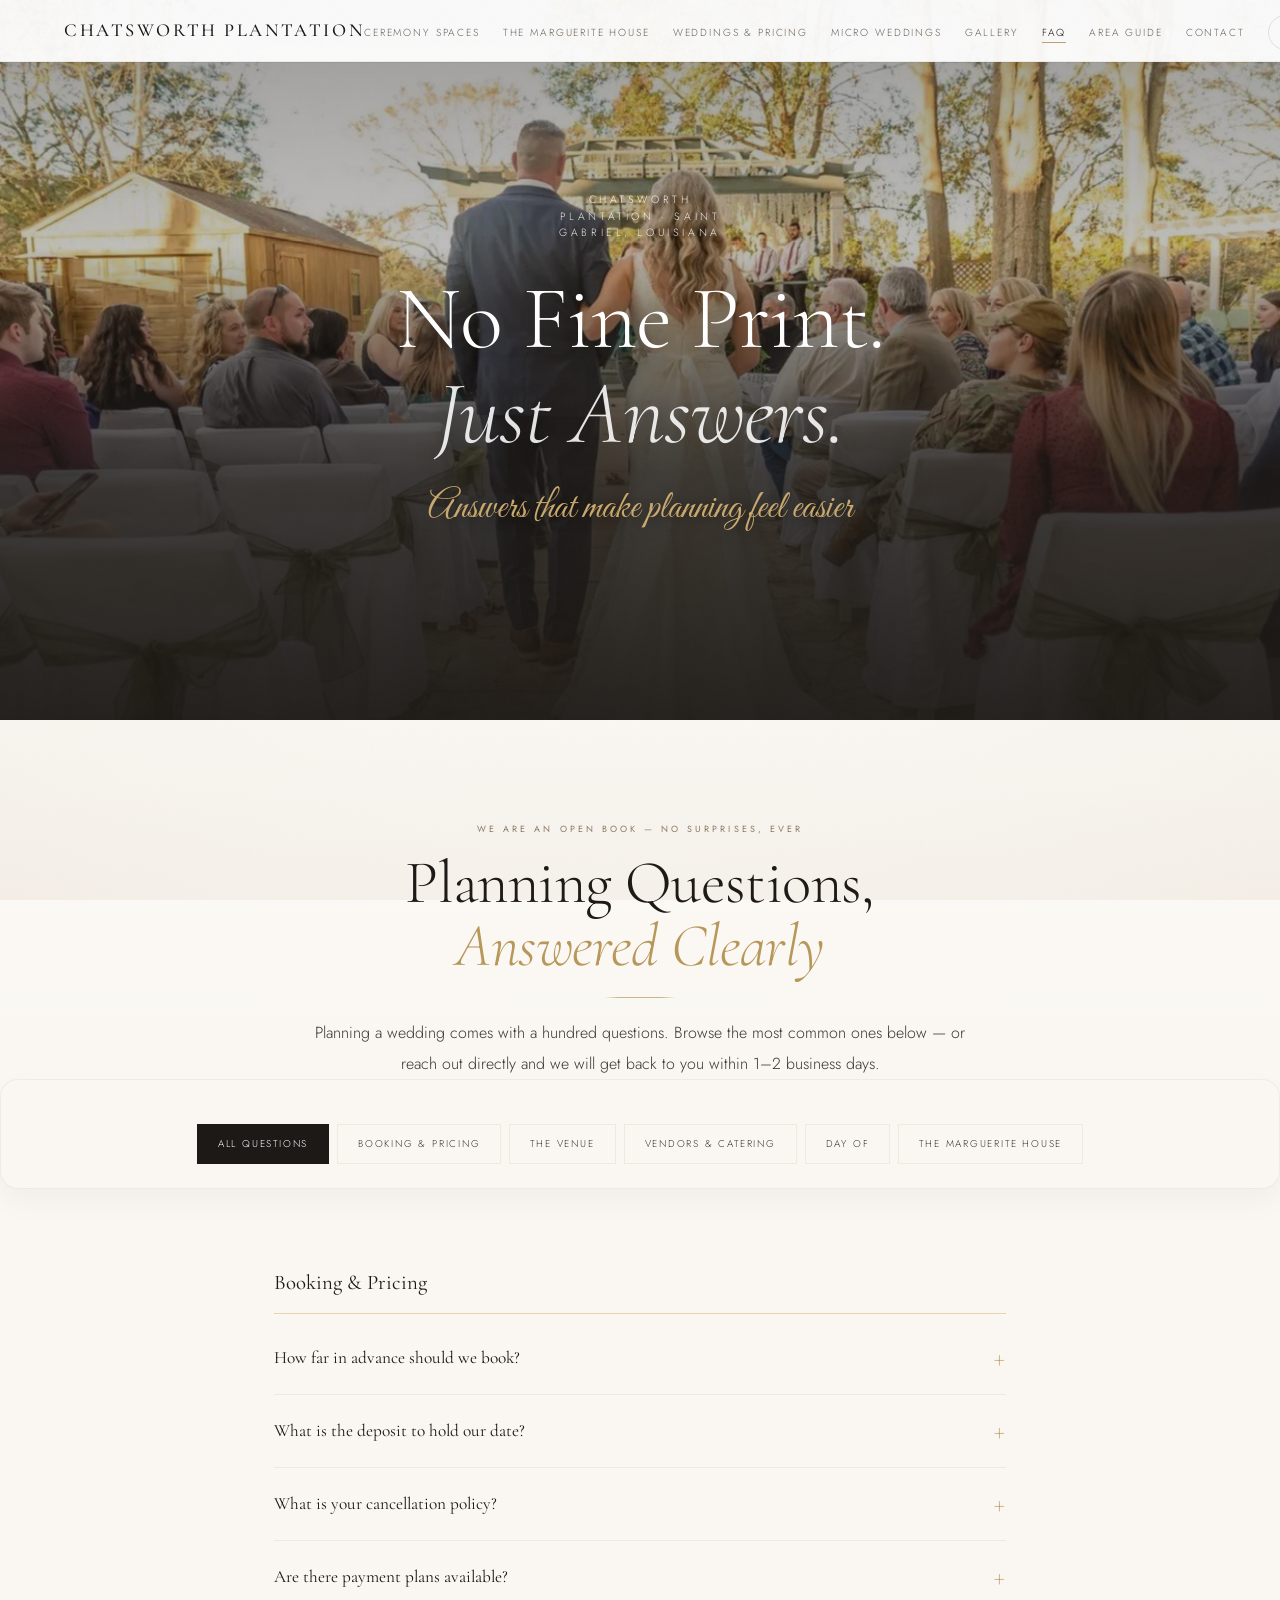
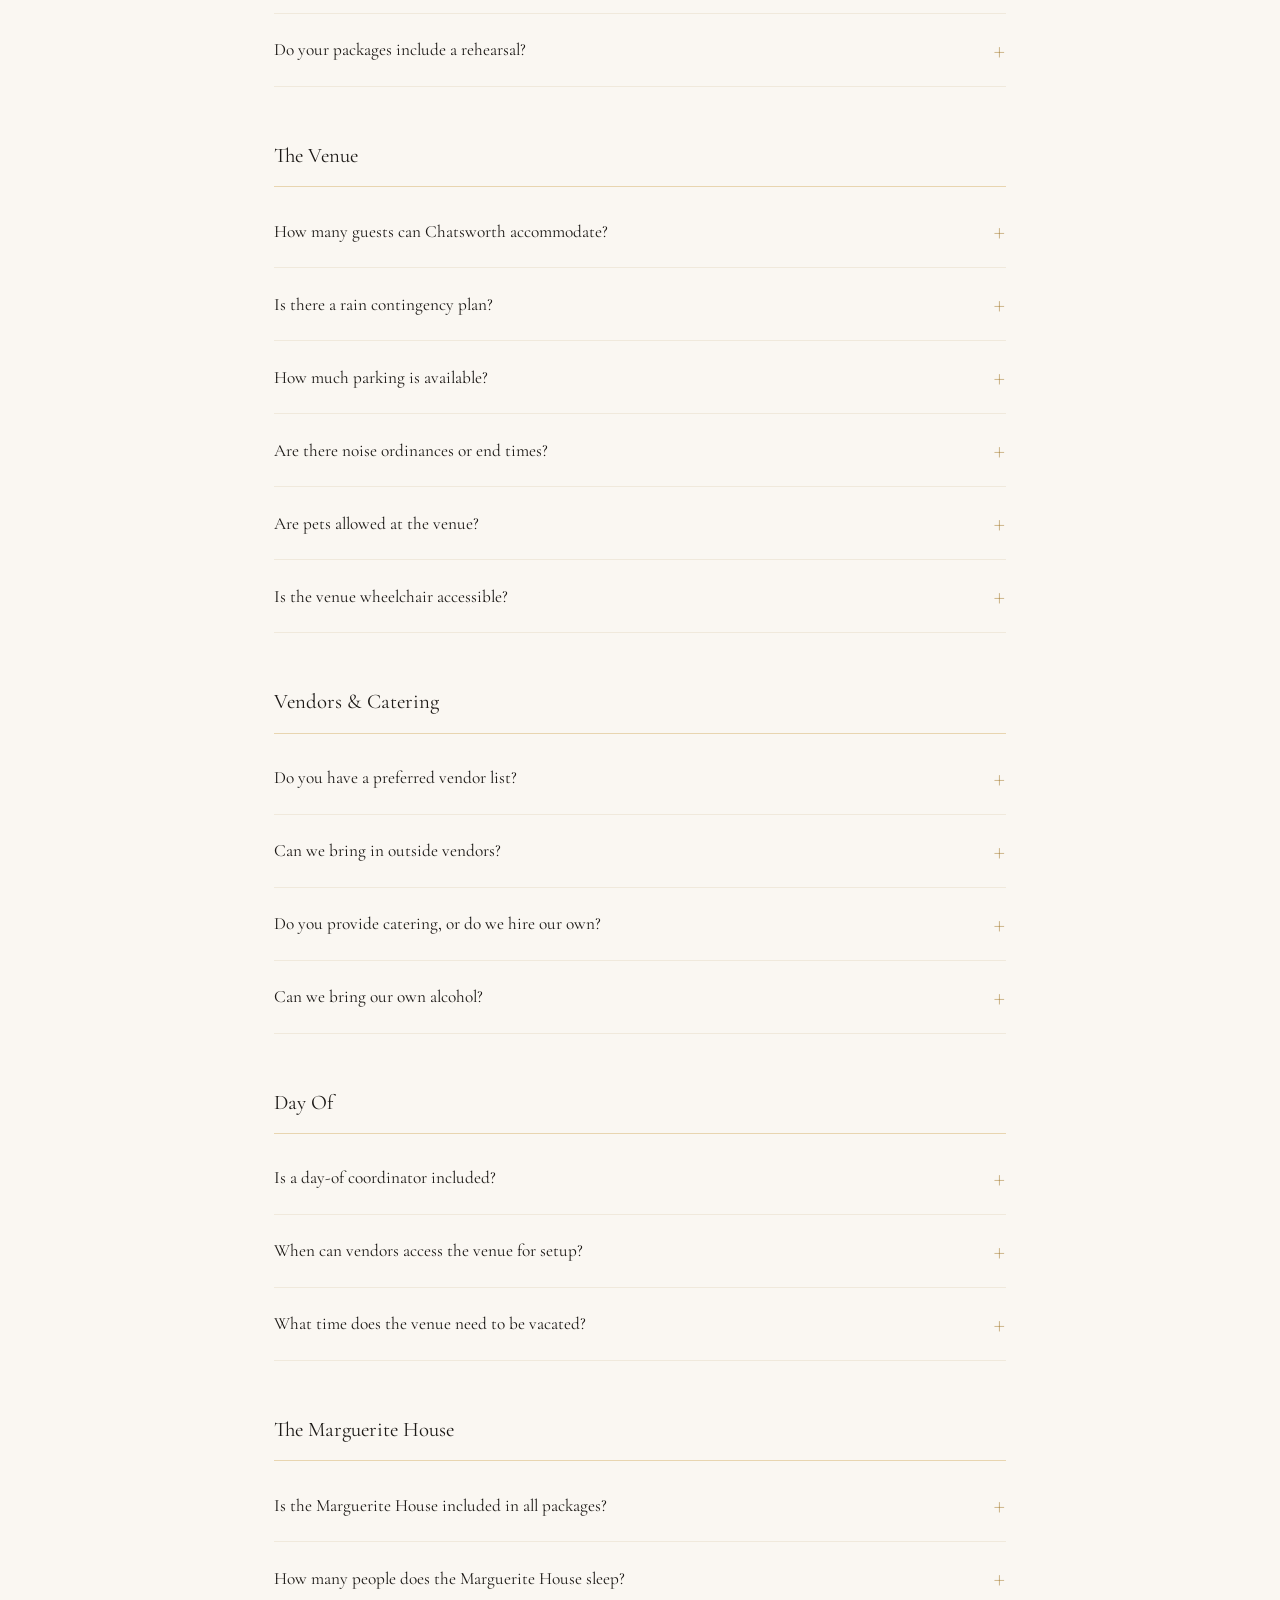
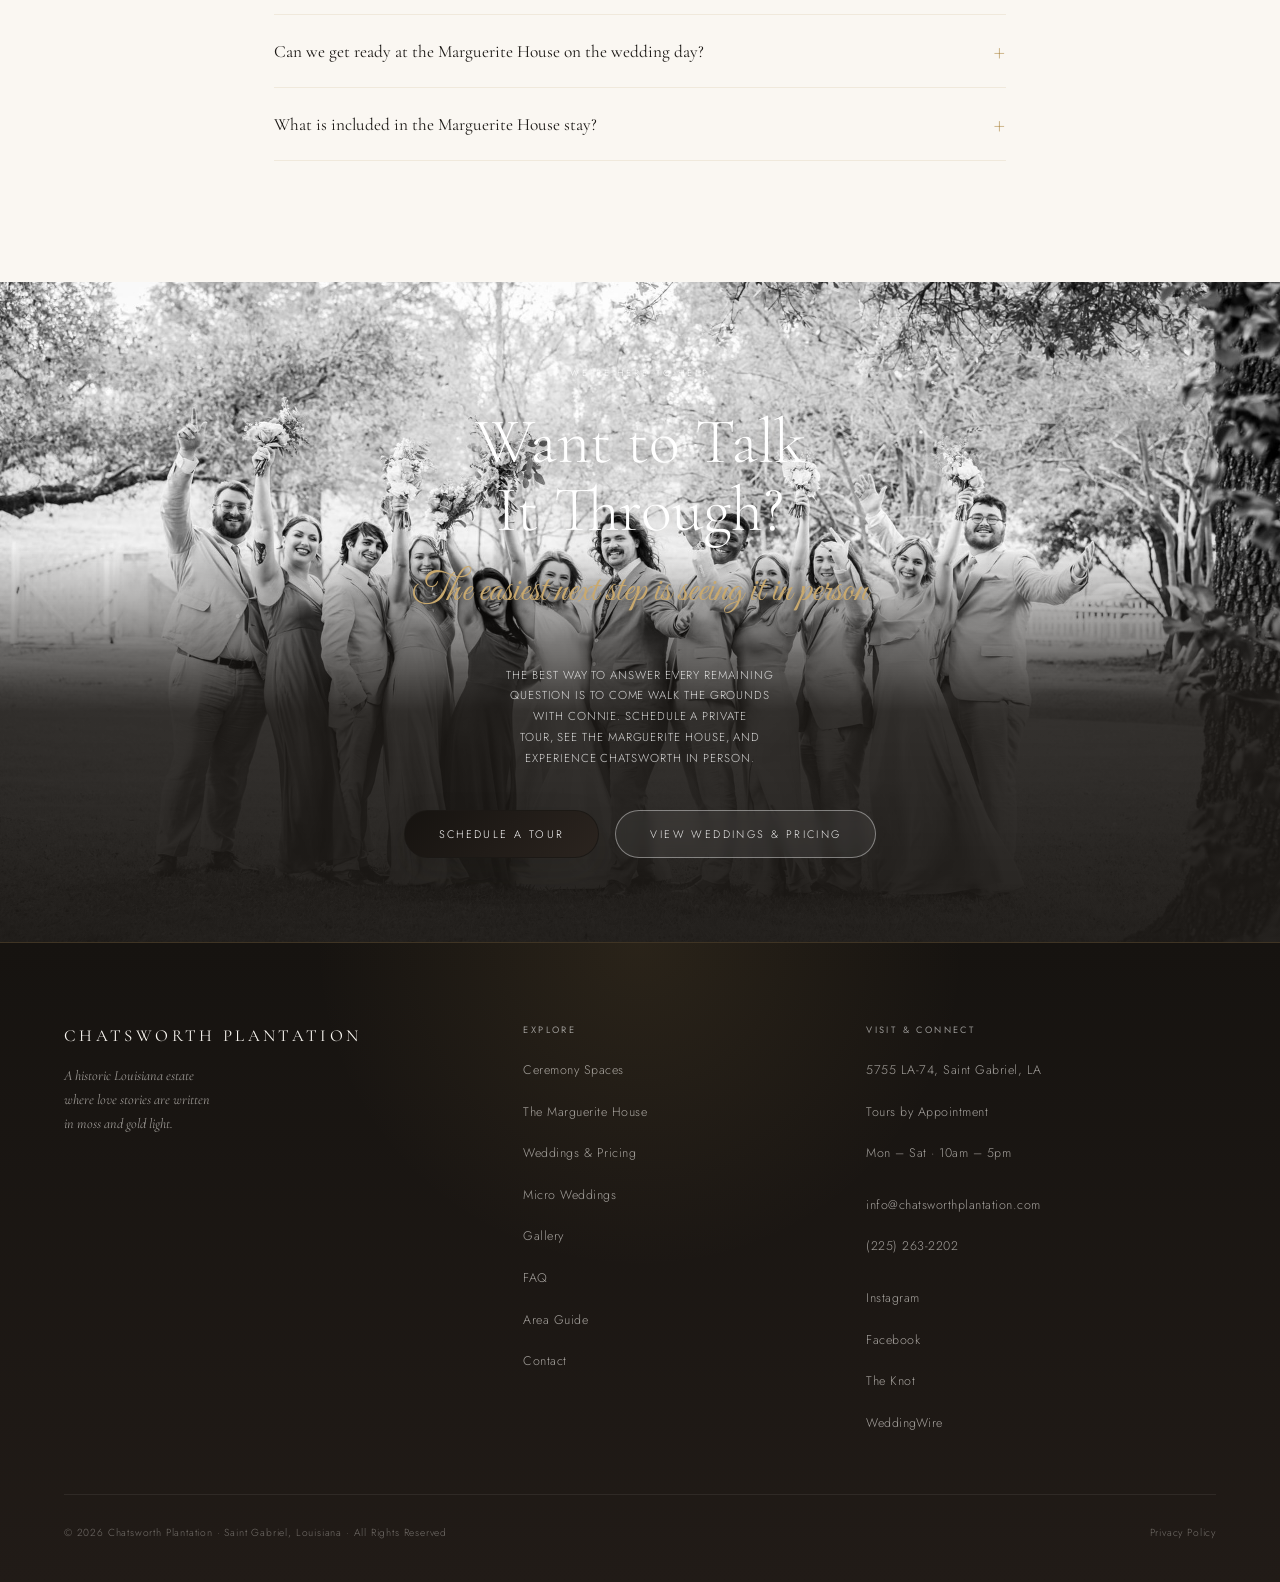
<file: faq.html>
<!DOCTYPE html>

<html lang="en">
<head>
<meta charset="utf-8"/>
<meta content="light" name="color-scheme"/>
<meta content="width=device-width, initial-scale=1.0" name="viewport"/>
<title>Wedding FAQ | Chatsworth Plantation | Louisiana</title>
<meta content="Chatsworth Plantation FAQ, wedding venue questions Louisiana, how much does Chatsworth cost, Chatsworth capacity, Chatsworth catering policy, Chatsworth deposit, Marguerite House availability" name="keywords"/>
<meta content="Answers to the most common questions about weddings at Chatsworth Plantation — pricing, deposits, catering, lodging, and what to expect on your wedding day." name="description"/>
<link href="favicon.ico" rel="icon" type="image/x-icon"/>
<link href="favicon-32.png" rel="icon" sizes="32x32" type="image/png"/>
<link href="favicon-128.png" rel="apple-touch-icon"/>
<link href="favicon-32.png" rel="apple-touch-icon"/>
<link href="https://fonts.googleapis.com" rel="preconnect"/>
<link crossorigin="" href="https://fonts.gstatic.com" rel="preconnect"/>
<link href="https://fonts.googleapis.com/css2?family=Cormorant+Garamond:ital,wght@0,300;0,400;0,500;1,300;1,400&amp;family=Jost:wght@200;300;400&amp;family=Great+Vibes&amp;display=swap" rel="stylesheet"/>
<link href="//fonts.googleapis.com" rel="dns-prefetch"/>
<link href="//fonts.gstatic.com" rel="dns-prefetch"/>
<link href="css/style.css" rel="stylesheet"/>
<link href="css/elite.css" rel="stylesheet"/>
<link href="css/inner.css" rel="stylesheet"/>
<link href="css/pages/faq.css" rel="stylesheet"/>
<link href="https://chatsworthplantation.com/faq.html" rel="canonical"/>
<meta content="FAQ | Chatsworth Plantation" property="og:title"/>
<meta content="Frequently asked questions about weddings at Chatsworth Plantation. Pricing, deposits, catering policy, guest capacity, lodging, rehearsal dinners, and more." property="og:description"/>
<meta content="https://chatsworthplantation.com/images/Main-Hero.jpg" property="og:image"/>
<meta content="https://chatsworthplantation.com/faq.html" property="og:url"/>
<meta content="website" property="og:type"/>
<script type="application/ld+json">
      {
        "@context": "https://schema.org",
        "@type": "FAQPage",
        "mainEntity": [
          {
            "@type": "Question",
            "name": "How far in advance should we book?",
            "acceptedAnswer": {
              "@type": "Answer",
              "text": "Most couples book Chatsworth 12–18 months in advance, and spring and fall weekends fill the fastest. That said, we occasionally have last-minute availability — it never hurts to reach out. We kindly ask that all tours be scheduled in advance; please do not drop by without an appointment. Contact us to check your date and schedule a private tour."
            }
          },
          {
            "@type": "Question",
            "name": "What is the deposit to hold our date?",
            "acceptedAnswer": {
              "@type": "Answer",
              "text": "A deposit of $1,000 is required to reserve your chosen date. This deposit is non-refundable and holds your date exclusively for you. The remaining balance is due per the terms outlined in your venue contract."
            }
          },
          {
            "@type": "Question",
            "name": "What is your cancellation policy?",
            "acceptedAnswer": {
              "@type": "Answer",
              "text": "We understand that plans can change. Our cancellation policy is outlined in full in your venue contract. We encourage all couples to review it carefully and consider event insurance to protect their investment. Contact us to discuss your specific situation."
            }
          },
          {
            "@type": "Question",
            "name": "Are there payment plans available?",
            "acceptedAnswer": {
              "@type": "Answer",
              "text": "At this time we do not offer payment plans. The $1,000 deposit reserves your date, with the remaining balance due according to your contract terms. We recommend budgeting accordingly and reaching out to discuss your specific situation."
            }
          },
          {
            "@type": "Question",
            "name": "Do your packages include a rehearsal?",
            "acceptedAnswer": {
              "@type": "Answer",
              "text": "You may schedule your rehearsal the evening before your wedding for up to 2 hours. We also offer rehearsal dinner service in the Chatsworth Gallery. Contact us for menu and pricing details."
            }
          },
          {
            "@type": "Question",
            "name": "How many guests can Chatsworth accommodate?",
            "acceptedAnswer": {
              "@type": "Answer",
              "text": "Chatsworth can accommodate up to 300 guests outdoors under the Brass Chandelier Pavilion, or up to 160 guests indoors in the Cristella Veranda Pavilion. Tent rental is also available for larger guest lists (additional $800–$3,000). Micro wedding packages are available for groups up to 50."
            }
          },
          {
            "@type": "Question",
            "name": "Is there a rain contingency plan?",
            "acceptedAnswer": {
              "@type": "Answer",
              "text": "In the event of rain, we move your ceremony into the Cristella Veranda Pavilion. We typically set up a few rows of chairs for immediate family — parents, grandparents, and siblings — while remaining guests are seated at reception tables. This creates more time for celebrating and less time flipping the room."
            }
          },
          {
            "@type": "Question",
            "name": "How much parking is available?",
            "acceptedAnswer": {
              "@type": "Answer",
              "text": "We have ample on-site parking available for all guests, included in every package. Security is also provided. For larger events we recommend arranging a shuttle from a nearby hotel so guests can fully enjoy the evening."
            }
          },
          {
            "@type": "Question",
            "name": "Are there noise ordinances or end times?",
            "acceptedAnswer": {
              "@type": "Answer",
              "text": "All events at Chatsworth must conclude by midnight. Additional hours can be added to your package at $450 per hour up to that limit."
            }
          },
          {
            "@type": "Question",
            "name": "Are pets allowed at the venue?",
            "acceptedAnswer": {
              "@type": "Answer",
              "text": "Pets are welcome to attend the ceremony but must be kept on a leash at all times. No pets are permitted to remain on the property after the ceremony, and pets are not allowed in the Marguerite Guest House."
            }
          },
          {
            "@type": "Question",
            "name": "Is the venue wheelchair accessible?",
            "acceptedAnswer": {
              "@type": "Answer",
              "text": "We are committed to making Chatsworth welcoming for all guests. Please contact us to discuss the specific accessibility needs of your guests and we will do everything possible to accommodate them."
            }
          },
          {
            "@type": "Question",
            "name": "Do you have a preferred vendor list?",
            "acceptedAnswer": {
              "@type": "Answer",
              "text": "We have relationships with a number of outstanding local photographers, caterers, florists, and DJs who are familiar with our property and share our commitment to excellence. We're happy to share our recommendations. Just ask during your tour or consultation."
            }
          },
          {
            "@type": "Question",
            "name": "Can we bring in outside vendors?",
            "acceptedAnswer": {
              "@type": "Answer",
              "text": "Catering and bar service are in-house only — no outside caterers or outside alcohol are permitted on the property. Vendors for cake, music, flowers, photography, photobooths, and lighting are welcome and may make deliveries from 8am on the day of the event. All personal vendor items must be removed the night of the event."
            }
          },
          {
            "@type": "Question",
            "name": "Do you provide catering, or do we hire our own?",
            "acceptedAnswer": {
              "@type": "Answer",
              "text": "Chatsworth Plantation provides all catering and bar service in-house. No outside caterers or alcohol are allowed on the property. We offer a full range of southern cuisine packages — from light small plate options to multi-course Louisiana spreads — as well as bar packages from soft drinks to full top-shelf service. Contact us for our full catering and bar menu."
            }
          },
          {
            "@type": "Question",
            "name": "Can we bring our own alcohol?",
            "acceptedAnswer": {
              "@type": "Answer",
              "text": "All alcohol is in-house only — no outside alcohol may be brought onto the property by the wedding party or guests. If outside alcohol is found on the property, those involved will be asked to leave. We provide up to 3 in-house bartenders depending on guest count, and offer bar packages starting at $10 per guest for non-alcoholic service up to full top-shelf bar at $65+ per guest."
            }
          },
          {
            "@type": "Question",
            "name": "Is a day-of coordinator included?",
            "acceptedAnswer": {
              "@type": "Answer",
              "text": "A Chatsworth team member will be on-site throughout your event to manage the property. We also provide parking and security as part of every package. We recommend scheduling a venue tour so we can walk you through exactly what to expect on your wedding day."
            }
          },
          {
            "@type": "Question",
            "name": "When can vendors access the venue for setup?",
            "acceptedAnswer": {
              "@type": "Answer",
              "text": "Vendors may make deliveries and begin setup from 8am on the day of your event. All personal vendor items must be removed from the property the same night, unless the wedding party is staying in the Marguerite Guest House — in that case, pickup may occur the following day."
            }
          },
          {
            "@type": "Question",
            "name": "What time does the venue need to be vacated?",
            "acceptedAnswer": {
              "@type": "Answer",
              "text": "All events and guests must vacate by midnight. Couples and guests staying in the Marguerite Guest House or CarolAnn Cottage are welcome to remain on property overnight. Vendor breakdown and pickup must be completed the same evening unless prior arrangements have been made."
            }
          },
          {
            "@type": "Question",
            "name": "Is the Marguerite House included in all packages?",
            "acceptedAnswer": {
              "@type": "Answer",
              "text": "The Marguerite Guest House is available to book separately from your venue package. The 5-bedroom, 4-bathroom house is $1,550 per night plus tax and is reserved exclusively for the immediate family of the bride and groom. The CarolAnn Cottage is also available at $250 per night plus tax."
            }
          },
          {
            "@type": "Question",
            "name": "How many people does the Marguerite House sleep?",
            "acceptedAnswer": {
              "@type": "Answer",
              "text": "The Marguerite House has 5 beautifully appointed bedrooms and can comfortably sleep up to 10 guests. It is exclusively reserved for the wedding couple and their closest family or wedding party — no outside bookings are taken during your event."
            }
          },
          {
            "@type": "Question",
            "name": "Can we get ready at the Marguerite House on the wedding day?",
            "acceptedAnswer": {
              "@type": "Answer",
              "text": "Absolutely — that is one of the most magical parts of staying at the Marguerite House. The entire wedding party can arrive together, get ready together, and walk out onto the grounds already surrounded by the beauty of Chatsworth. It makes for the most incredible getting-ready photos."
            }
          },
          {
            "@type": "Question",
            "name": "What is included in the Marguerite House stay?",
            "acceptedAnswer": {
              "@type": "Answer",
              "text": "The Marguerite House comes fully furnished with linens, towels, a fully equipped kitchen, and all the comforts of a private home. You'll have exclusive access to the property from check-in through Sunday morning checkout. Specific inclusions are outlined in your package details."
            }
          }
        ]
      }
    </script>
<script type="application/ld+json">
      {
        "@context": "https://schema.org",
        "@type": "BreadcrumbList",
        "itemListElement": [
          {
            "@type": "ListItem",
            "position": 1,
            "name": "Home",
            "item": "https://chatsworthplantation.com/"
          },
          {
            "@type": "ListItem",
            "position": 2,
            "name": "FAQ",
            "item": "https://chatsworthplantation.com/faq.html"
          }
        ]
      }
    </script>
<link as="image" fetchpriority="high" href="images/ceramony.jpg" rel="preload"/>
</head>
<body data-page="faq">
<a class="skip-link" href="#main-content">Skip to content</a>
<nav aria-label="Main navigation" id="mainNav">
<a class="nav-logo" href="index.html">Chatsworth Plantation</a>
<ul class="nav-links" role="list">
<li><a href="ceremony-spaces.html">Ceremony Spaces</a></li>
<li><a href="marguerite-house.html">The Marguerite House</a></li>
<li><a href="pricing.html">Weddings &amp; Pricing</a></li>
<li><a href="micro-weddings.html">Micro Weddings</a></li>
<li><a href="gallery.html">Gallery</a></li>
<li><a href="faq.html">FAQ</a></li>
<li><a href="area-guide.html">Area Guide</a></li>
<li><a href="contact.html">Contact</a></li>
<li><a class="nav-cta" href="contact.html">Begin Your Story</a></li>
</ul>
<button aria-label="Open menu" class="nav-toggle" id="navToggle">
<span></span><span></span><span></span>
</button>
</nav>
<div class="nav-drawer" id="navDrawer">
<a class="drawer-logo" href="index.html">Chatsworth Plantation</a>
<ul role="list">
<li><a href="index.html">Home</a></li>
<li><a href="ceremony-spaces.html">Ceremony Spaces</a></li>
<li><a href="marguerite-house.html">The Marguerite House</a></li>
<li><a href="pricing.html">Weddings &amp; Pricing</a></li>
<li><a href="micro-weddings.html">Micro Weddings</a></li>
<li><a href="gallery.html">Gallery</a></li>
<li><a href="faq.html">FAQ</a></li>
<li><a href="area-guide.html">Area Guide</a></li>
<li><a href="contact.html">Contact</a></li>
</ul>
<a class="drawer-cta" href="contact.html">Begin Your Story</a>
</div>
<main id="main-content">
<section class="page-hero">
<div class="page-hero-bg"></div>
<div class="page-hero-content">
<span class="page-eyebrow">Chatsworth Plantation · Saint Gabriel, Louisiana</span>
<h1 class="page-title">No Fine Print. <em>Just Answers.</em></h1>
<span class="page-script">Answers that make planning feel easier</span>
</div>
</section>
<!-- FAQ INTRO -->
<div class="inner-section section-center no-pad-bottom">
<span class="section-label">We are an open book — no surprises, ever</span>
<h2 class="section-title">Planning Questions,<br/><em>Answered Clearly</em></h2>
<div class="divider-gold"></div>
<p class="section-intro">
          Planning a wedding comes with a hundred questions. Browse the most
          common ones below — or reach out directly and we will get back
          to you within 1–2 business days.
        </p>
</div>
<!-- FILTER TABS -->
<div class="faq-filter-bar">
<button class="faq-filter-btn active" data-cat="all">
          All Questions
        </button>
<button class="faq-filter-btn" data-cat="booking">
          Booking &amp; Pricing
        </button>
<button class="faq-filter-btn" data-cat="venue">The Venue</button>
<button class="faq-filter-btn" data-cat="vendors">
          Vendors &amp; Catering
        </button>
<button class="faq-filter-btn" data-cat="dayof">Day Of</button>
<button class="faq-filter-btn" data-cat="marguerite">
          The Marguerite House
        </button>
</div>
<!-- FAQ ITEMS -->
<div class="faq-page-wrap">
<!-- BOOKING & PRICING -->
<div class="faq-group" data-cat="booking">
<h3 class="faq-group-title">Booking &amp; Pricing</h3>
<div class="faq-page-item">
<button class="faq-page-question">
              How far in advance should we book?
              <span class="faq-page-icon">+</span>
</button>
<div class="faq-page-answer">
              Most couples book Chatsworth 12–18 months in advance, and spring
              and fall weekends fill the fastest. That said, we occasionally
              have last-minute availability — it never hurts to reach out. We
              kindly ask that all tours be scheduled in advance; please do not
              drop by without an appointment.
              <a href="contact.html">Contact us</a> to check your date and
              schedule a private tour.
            </div>
</div>
<div class="faq-page-item">
<button class="faq-page-question">
              What is the deposit to hold our date?
              <span class="faq-page-icon">+</span>
</button>
<div class="faq-page-answer">
              A deposit of $1,000 is required to reserve your chosen date. This
              deposit is non-refundable and holds your date exclusively for you.
              The remaining balance is due per the terms outlined in your venue
              contract.
            </div>
</div>
<div class="faq-page-item">
<button class="faq-page-question">
              What is your cancellation policy?
              <span class="faq-page-icon">+</span>
</button>
<div class="faq-page-answer">
              We understand that plans can change. Our cancellation policy is
              outlined in full in your venue contract. We encourage all couples
              to review it carefully and consider event insurance to protect
              their investment. Contact us to discuss your specific situation.
            </div>
</div>
<div class="faq-page-item">
<button class="faq-page-question">
              Are there payment plans available?
              <span class="faq-page-icon">+</span>
</button>
<div class="faq-page-answer">
              At this time we do not offer payment plans. The $1,000 deposit
              reserves your date, with the remaining balance due according to
              your contract terms. We recommend budgeting accordingly and
              reaching out to discuss your specific situation.
            </div>
</div>
<div class="faq-page-item">
<button class="faq-page-question">
              Do your packages include a rehearsal?
              <span class="faq-page-icon">+</span>
</button>
<div class="faq-page-answer">
              You may schedule your rehearsal the evening before your wedding
              for up to 2 hours. We also offer rehearsal dinner service in the
              Chatsworth Gallery. Contact us for menu and pricing details.
            </div>
</div>
</div>
<!-- THE VENUE -->
<div class="faq-group" data-cat="venue">
<h3 class="faq-group-title">The Venue</h3>
<div class="faq-page-item">
<button class="faq-page-question">
              How many guests can Chatsworth accommodate?
              <span class="faq-page-icon">+</span>
</button>
<div class="faq-page-answer">
              Chatsworth can accommodate up to 300 guests outdoors under the
              Brass Chandelier Pavilion, or up to 160 guests indoors in the
              Cristella Veranda Pavilion. Tent rental is also available for
              larger guest lists (additional $800–$3,000). Micro wedding
              packages are available for groups up to 50.
            </div>
</div>
<div class="faq-page-item">
<button class="faq-page-question">
              Is there a rain contingency plan?
              <span class="faq-page-icon">+</span>
</button>
<div class="faq-page-answer">
              In the event of rain, we move your ceremony into the Cristella
              Veranda Pavilion. We typically set up a few rows of chairs for
              immediate family — parents, grandparents, and siblings
              — while remaining guests are seated at reception tables.
              This creates more time for celebrating and less time flipping the
              room.
            </div>
</div>
<div class="faq-page-item">
<button class="faq-page-question">
              How much parking is available?
              <span class="faq-page-icon">+</span>
</button>
<div class="faq-page-answer">
              We have ample on-site parking available for all guests, included
              in every package. Security is also provided. For larger events we
              recommend arranging a shuttle from a nearby hotel so guests can
              fully enjoy the evening.
            </div>
</div>
<div class="faq-page-item">
<button class="faq-page-question">
              Are there noise ordinances or end times?
              <span class="faq-page-icon">+</span>
</button>
<div class="faq-page-answer">
              All events at Chatsworth must conclude by midnight. Additional
              hours can be added to your package at $450 per hour up to that
              limit.
            </div>
</div>
<div class="faq-page-item">
<button class="faq-page-question">
              Are pets allowed at the venue?
              <span class="faq-page-icon">+</span>
</button>
<div class="faq-page-answer">
              Pets are welcome to attend the ceremony but must be kept on a
              leash at all times. No pets are permitted to remain on the
              property after the ceremony, and pets are not allowed in the
              Marguerite Guest House.
            </div>
</div>
<div class="faq-page-item">
<button class="faq-page-question">
              Is the venue wheelchair accessible?
              <span class="faq-page-icon">+</span>
</button>
<div class="faq-page-answer">
              We are committed to making Chatsworth welcoming for all guests.
              Please contact us to discuss the specific accessibility needs of
              your guests and we will do everything possible to accommodate
              them.
            </div>
</div>
</div>
<!-- VENDORS & CATERING -->
<div class="faq-group" data-cat="vendors">
<h3 class="faq-group-title">Vendors &amp; Catering</h3>
<div class="faq-page-item">
<button class="faq-page-question">
              Do you have a preferred vendor list?
              <span class="faq-page-icon">+</span>
</button>
<div class="faq-page-answer">
              We have relationships with a number of outstanding local
              photographers, caterers, florists, and DJs who are familiar with
              our property and share our commitment to excellence. We're happy
              to share our recommendations. Just ask during your tour or
              consultation.
            </div>
</div>
<div class="faq-page-item">
<button class="faq-page-question">
              Can we bring in outside vendors?
              <span class="faq-page-icon">+</span>
</button>
<div class="faq-page-answer">
              Catering and bar service are in-house only — no outside
              caterers or outside alcohol are permitted on the property. Vendors
              for cake, music, flowers, photography, photobooths, and lighting
              are welcome and may make deliveries from 8am on the day of the
              event. All personal vendor items must be removed the night of the
              event.
            </div>
</div>
<div class="faq-page-item">
<button class="faq-page-question">
              Do you provide catering, or do we hire our own?
              <span class="faq-page-icon">+</span>
</button>
<div class="faq-page-answer">
              Chatsworth Plantation provides all catering and bar service
              in-house. No outside caterers or alcohol are allowed on the
              property. We offer a full range of southern cuisine packages
              — from light small plate options to multi-course Louisiana
              spreads — as well as bar packages from soft drinks to full
              top-shelf service. Contact us for our full catering and bar menu.
            </div>
</div>
<div class="faq-page-item">
<button class="faq-page-question">
              Can we bring our own alcohol? <span class="faq-page-icon">+</span>
</button>
<div class="faq-page-answer">
              All alcohol is in-house only — no outside alcohol may be
              brought onto the property by the wedding party or guests. If
              outside alcohol is found on the property, those involved will be
              asked to leave. We provide up to 3 in-house bartenders depending
              on guest count, and offer bar packages starting at $10 per guest
              for non-alcoholic service up to full top-shelf bar at $65+ per
              guest.
            </div>
</div>
</div>
<!-- DAY OF -->
<div class="faq-group" data-cat="dayof">
<h3 class="faq-group-title">Day Of</h3>
<div class="faq-page-item">
<button class="faq-page-question">
              Is a day-of coordinator included?
              <span class="faq-page-icon">+</span>
</button>
<div class="faq-page-answer">
              A Chatsworth team member will be on-site throughout your event to
              manage the property. We also provide parking and security as part
              of every package. We recommend scheduling a venue tour so we can
              walk you through exactly what to expect on your wedding day.
            </div>
</div>
<div class="faq-page-item">
<button class="faq-page-question">
              When can vendors access the venue for setup?
              <span class="faq-page-icon">+</span>
</button>
<div class="faq-page-answer">
              Vendors may make deliveries and begin setup from 8am on the day of
              your event. All personal vendor items must be removed from the
              property the same night, unless the wedding party is staying in
              the Marguerite Guest House — in that case, pickup may occur
              the following day.
            </div>
</div>
<div class="faq-page-item">
<button class="faq-page-question">
              What time does the venue need to be vacated?
              <span class="faq-page-icon">+</span>
</button>
<div class="faq-page-answer">
              All events and guests must vacate by midnight. Couples and guests
              staying in the Marguerite Guest House or CarolAnn Cottage are
              welcome to remain on property overnight. Vendor breakdown and
              pickup must be completed the same evening unless prior
              arrangements have been made.
            </div>
</div>
</div>
<!-- MARGUERITE HOUSE -->
<div class="faq-group" data-cat="marguerite">
<h3 class="faq-group-title">The Marguerite House</h3>
<div class="faq-page-item">
<button class="faq-page-question">
              Is the Marguerite House included in all packages?
              <span class="faq-page-icon">+</span>
</button>
<div class="faq-page-answer">
              The Marguerite Guest House is available to book separately from
              your venue package. The 5-bedroom, 4-bathroom house is $1,550 per
              night plus tax and is reserved exclusively for the immediate
              family of the bride and groom. The CarolAnn Cottage is also
              available at $250 per night plus tax.
            </div>
</div>
<div class="faq-page-item">
<button class="faq-page-question">
              How many people does the Marguerite House sleep?
              <span class="faq-page-icon">+</span>
</button>
<div class="faq-page-answer">
              The Marguerite House has 5 beautifully appointed bedrooms and can
              comfortably sleep up to 10 guests. It is exclusively reserved for
              the wedding couple and their closest family or wedding party
              — no outside bookings are taken during your event.
            </div>
</div>
<div class="faq-page-item">
<button class="faq-page-question">
              Can we get ready at the Marguerite House on the wedding day?
              <span class="faq-page-icon">+</span>
</button>
<div class="faq-page-answer">
              Absolutely — that is one of the most magical parts of
              staying at the Marguerite House. The entire wedding party can
              arrive together, get ready together, and walk out onto the grounds
              already surrounded by the beauty of Chatsworth. It makes for the
              most incredible getting-ready photos.
            </div>
</div>
<div class="faq-page-item">
<button class="faq-page-question">
              What is included in the Marguerite House stay?
              <span class="faq-page-icon">+</span>
</button>
<div class="faq-page-answer">
              The Marguerite House comes fully furnished with linens, towels, a
              fully equipped kitchen, and all the comforts of a private home.
              You'll have exclusive access to the property from check-in through
              Sunday morning checkout. Specific inclusions are outlined in your
              package details.
            </div>
</div>
</div>
</div>
<!-- STILL HAVE QUESTIONS CTA -->
<section class="cta-band" style='
          background:
            linear-gradient(
              to bottom,
              transparent 0%,
              transparent 40%,
              rgba(28, 25, 22, 0.88) 65%,
              rgba(28, 25, 22, 0.95) 100%
            ),
            url("images/wedding-party.jpg") center / cover no-repeat;
          min-height: 60vh;
          display: flex;
          align-items: flex-end;
          justify-content: center;
          padding: 0;
        '>
<div class="cta-band-inner">
<span class="section-label cta-band-label">We're here to help</span>
<h2 class="cta-band-title">Want to Talk It Through?</h2>
<span class="cta-band-script">The easiest next step is seeing it in person</span>
<p class="cta-band-sub">
            The best way to answer every remaining question is to come walk the grounds with Connie. Schedule a private tour, see the Marguerite House, and experience Chatsworth in person.
          </p>
<div class="cta-band-actions">
<a class="btn-primary" href="contact.html">Schedule a Tour</a>
<a class="btn-ghost" href="pricing.html">View Weddings &amp; Pricing</a>
</div>
</div>
</section>
</main>
<footer aria-label="Site footer">
<div class="footer-top">
<div>
<a class="footer-brand-name" href="index.html">Chatsworth Plantation</a>
<p class="footer-tagline">
            A historic Louisiana estate<br/>where love stories are written<br/>in
            moss and gold light.
          </p>
</div>
<div>
<p class="footer-col-title">Explore</p>
<ul class="footer-links" role="list">
<li><a href="ceremony-spaces.html">Ceremony Spaces</a></li>
<li><a href="marguerite-house.html">The Marguerite House</a></li>
<li><a href="pricing.html">Weddings &amp; Pricing</a></li>
<li><a href="micro-weddings.html">Micro Weddings</a></li>
<li><a href="gallery.html">Gallery</a></li>
<li><a href="faq.html">FAQ</a></li>
<li><a href="area-guide.html">Area Guide</a></li>
<li><a href="contact.html">Contact</a></li>
</ul>
</div>
<div>
<p class="footer-col-title">Visit &amp; Connect</p>
<ul class="footer-links" role="list">
<li>
<a href="https://maps.google.com/?q=5755+LA-74+Saint+Gabriel+LA" rel="noopener noreferrer" target="_blank">5755 LA-74, Saint Gabriel, LA</a>
</li>
<li><a href="contact.html">Tours by Appointment</a></li>
<li>
<a href="contact.html">Mon – Sat · 10am – 5pm</a>
</li>
<li style="margin-top: 16px">
<a href="mailto:info@chatsworthplantation.com">info@chatsworthplantation.com</a>
</li>
<li><a href="tel:+12252632202">(225) 263-2202</a></li>
<li style="margin-top: 16px">
<a href="https://www.instagram.com/Chatsworth_plantation" rel="noopener noreferrer" target="_blank">Instagram</a>
</li>
<li>
<a href="https://www.facebook.com/ChatsworthPlantation/" rel="noopener noreferrer" target="_blank">Facebook</a>
</li>
<li>
<a href="https://www.theknot.com/marketplace/chatsworth-plantation-saint-gabriel-la-2071399" rel="noopener noreferrer" target="_blank">The Knot</a>
</li>
<li>
<a href="https://www.weddingwire.com/biz/chatsworth-plantation/df53c68511048fea.html" rel="noopener noreferrer" target="_blank">WeddingWire</a>
</li>
</ul>
</div>
</div>
<div class="footer-bottom">
<p class="footer-copy">
          © 2026 Chatsworth Plantation · Saint Gabriel, Louisiana
          · All Rights Reserved
        </p>
<a class="footer-copy" href="privacy-policy.html">Privacy Policy</a>
</div>
</footer>
<script defer="" src="js/analytics.js"></script>
<script defer="" src="js/main.js"></script>
<script>
      // FAQ category filter
      document.querySelectorAll(".faq-filter-btn").forEach(function (btn) {
        btn.addEventListener("click", function () {
          document.querySelectorAll(".faq-filter-btn").forEach(function (b) {
            b.classList.remove("active");
          });
          btn.classList.add("active");
          var cat = btn.dataset.cat;
          document.querySelectorAll(".faq-group").forEach(function (group) {
            group.style.display =
              cat === "all" || group.dataset.cat === cat ? "" : "none";
          });
        });
      });
    </script>
</body>
</html>
</file>
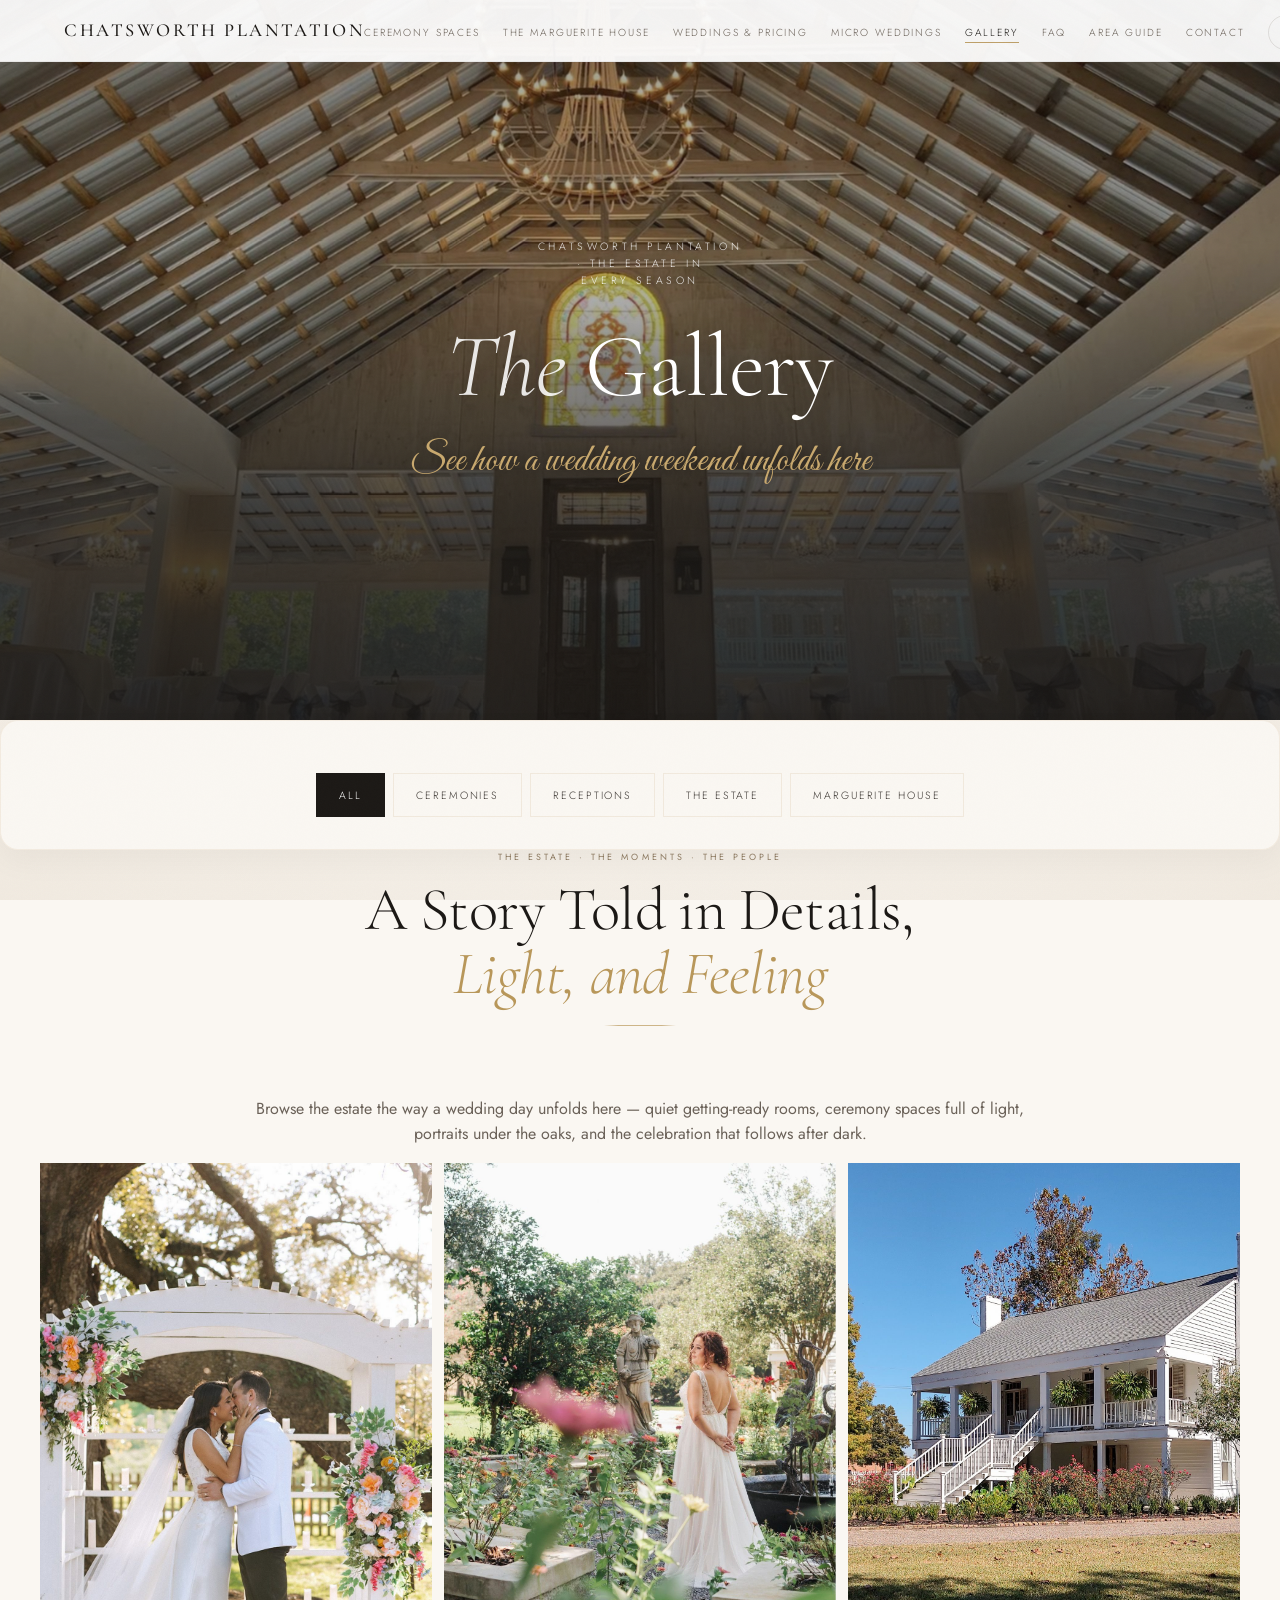
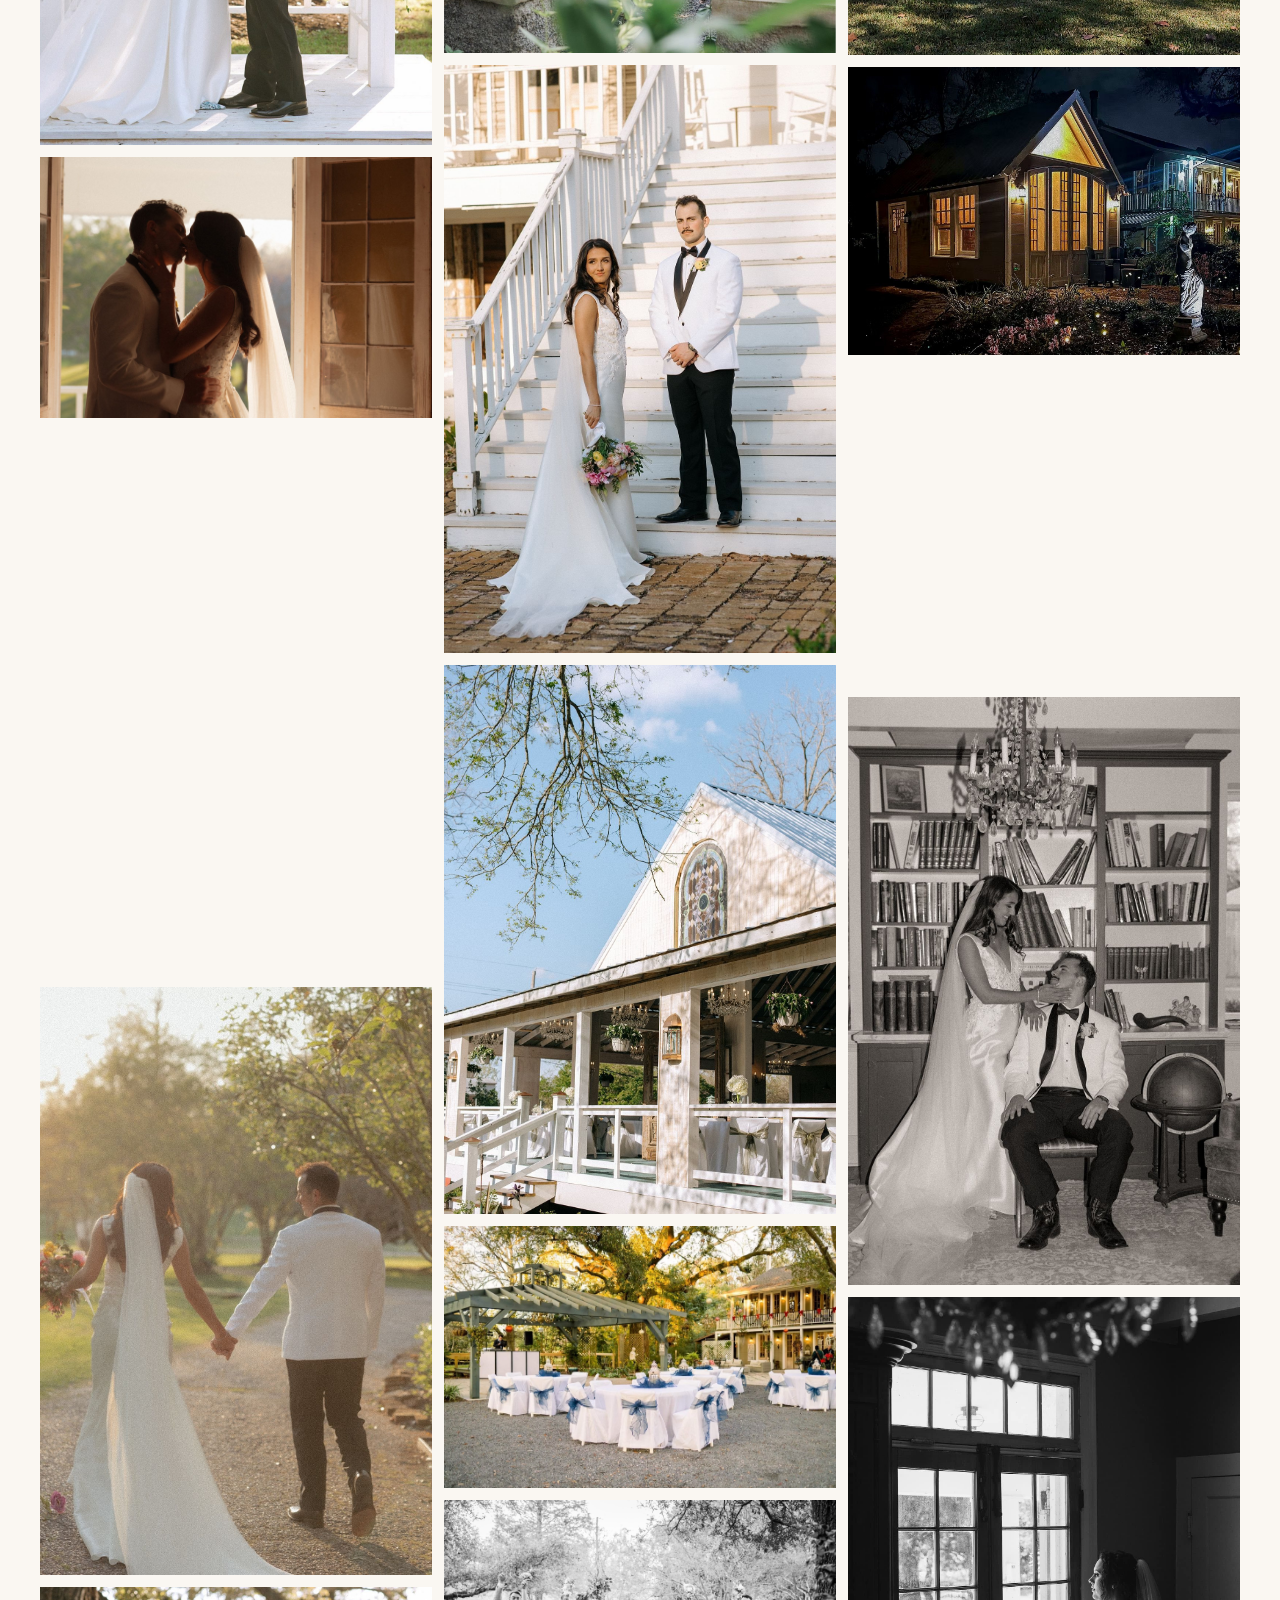
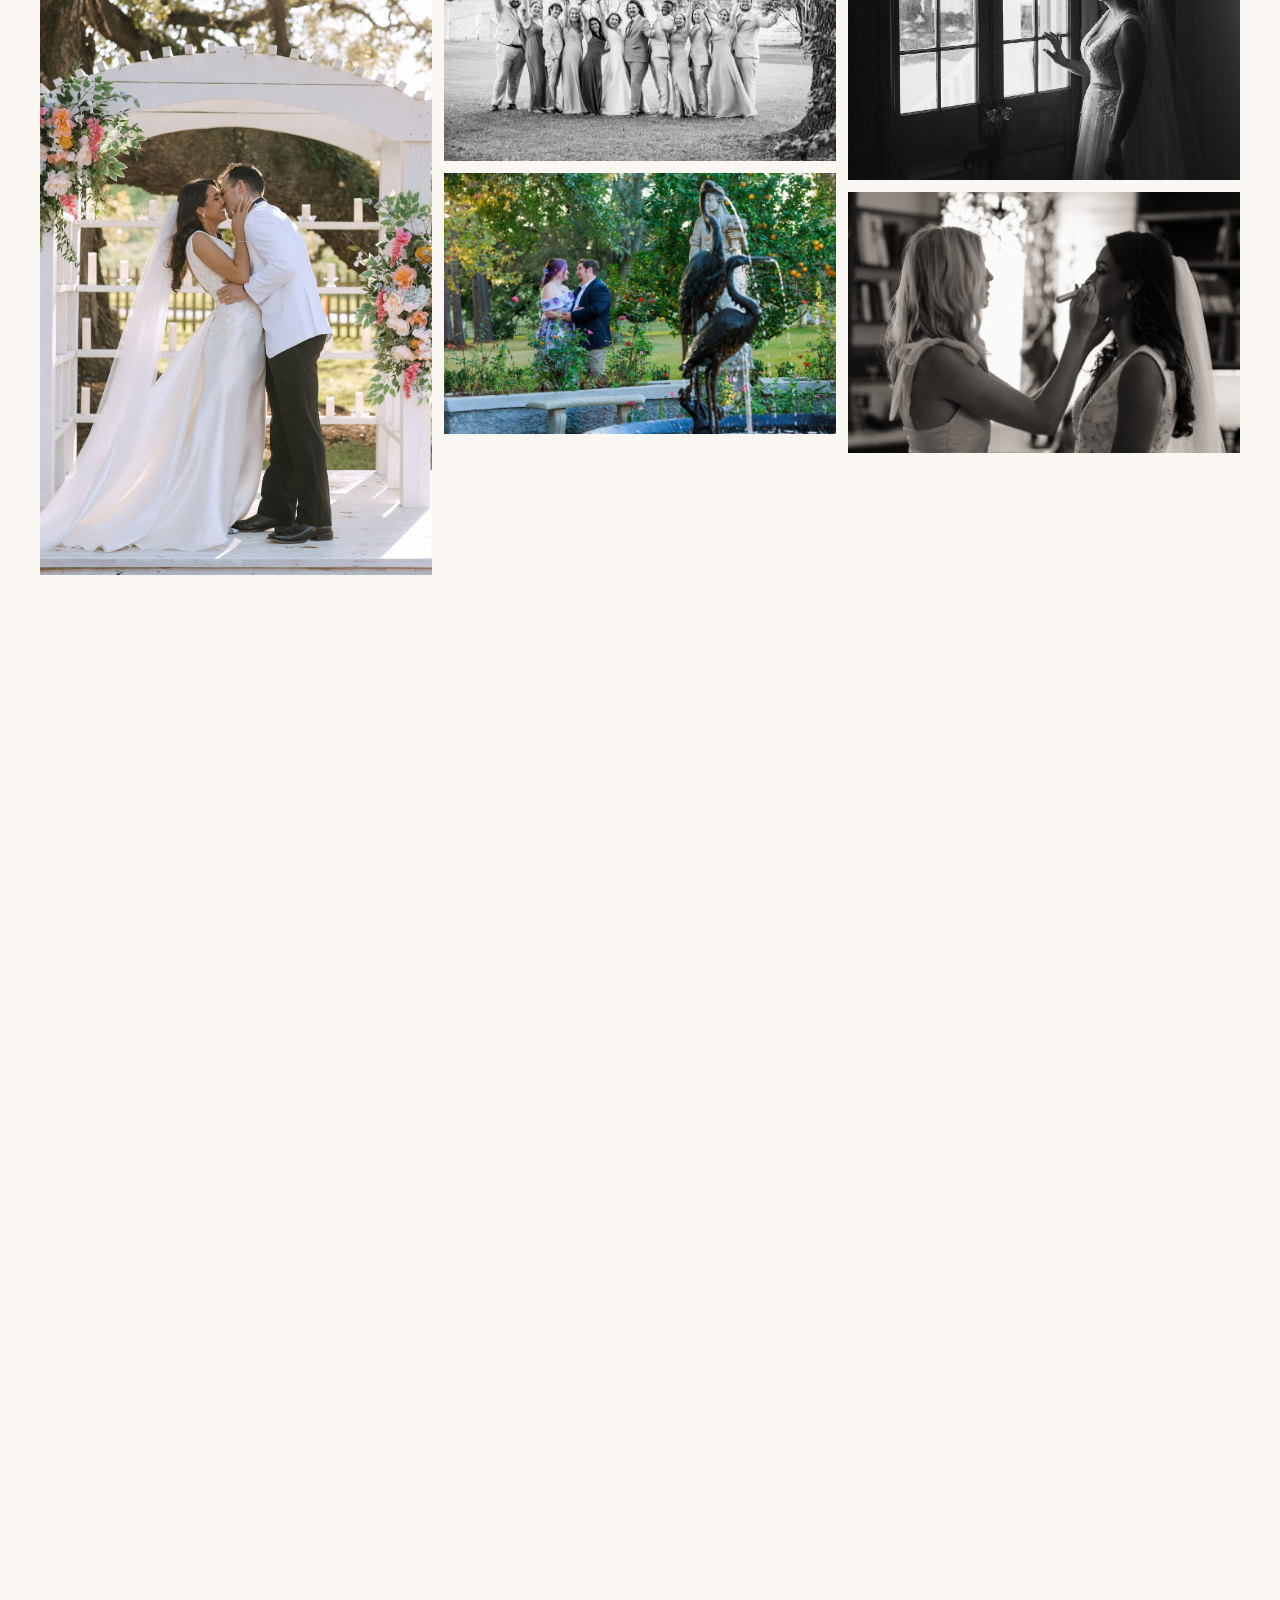
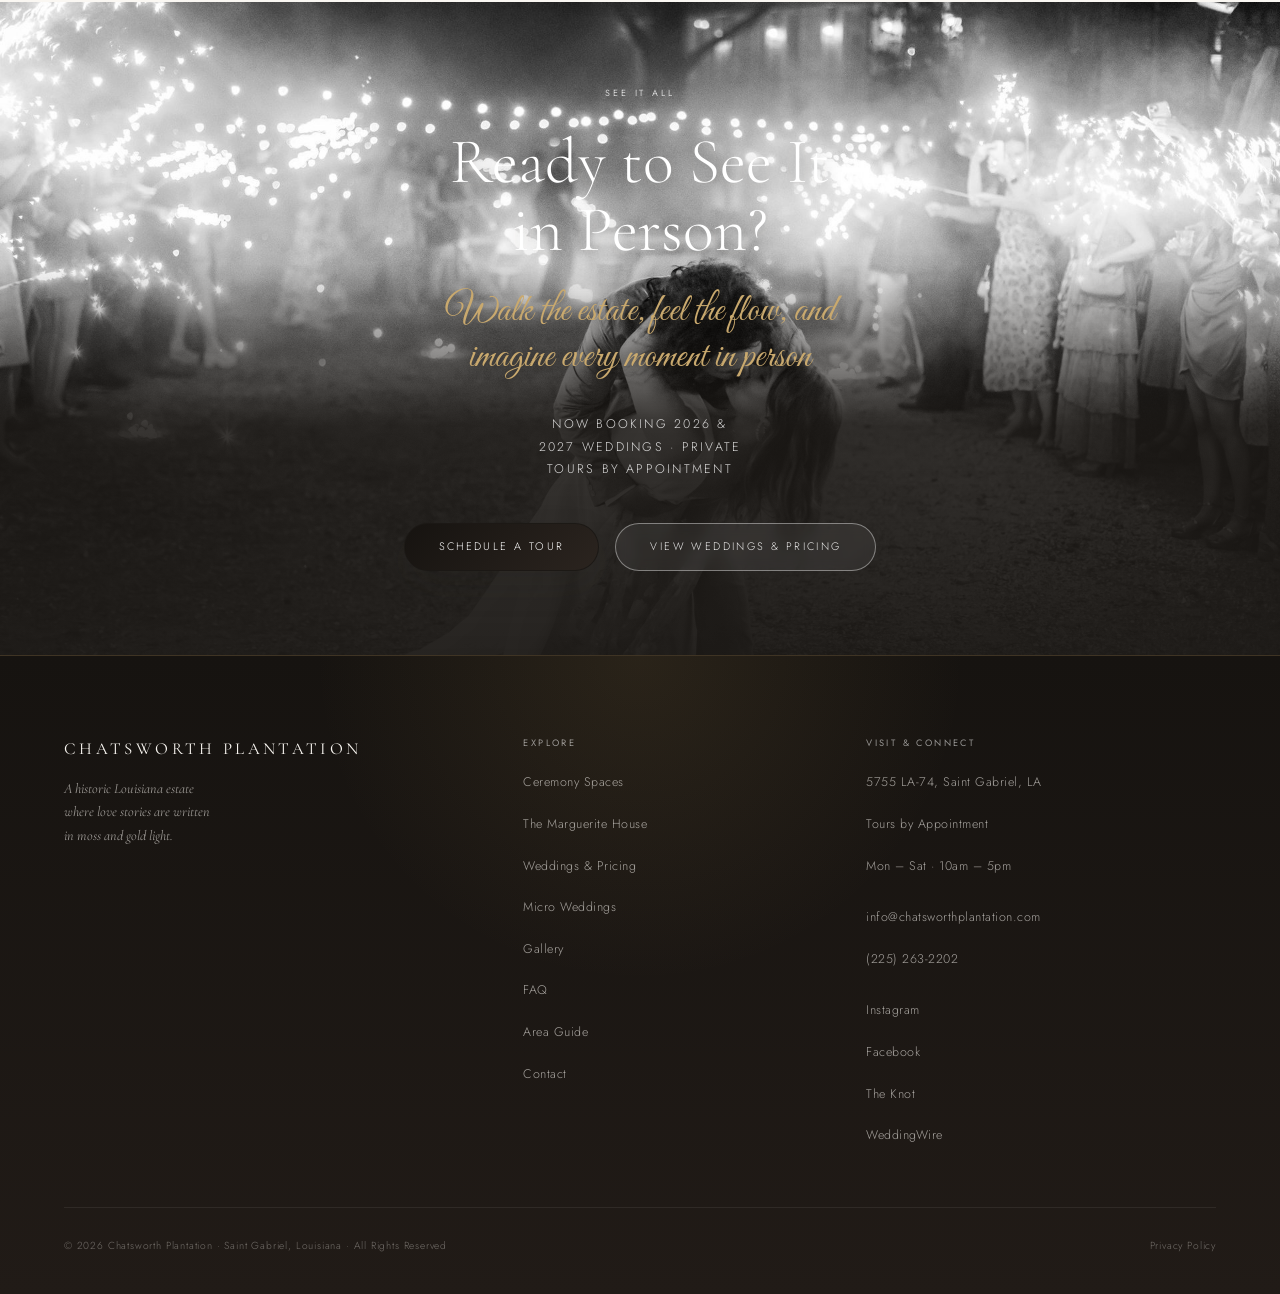
<file: gallery.html>
<!DOCTYPE html>

<html lang="en">
<head>
<meta charset="utf-8"/>
<meta content="width=device-width, initial-scale=1.0" name="viewport"/>
<meta content="#FAF7F2" name="theme-color"/>
<meta content="light" name="color-scheme"/>
<title>Wedding Gallery in Saint Gabriel, Louisiana | Chatsworth Plantation</title>
<meta content="Browse real weddings at Chatsworth Plantation — ceremonies under the oaks, receptions in the Chandelier Pavilion, and the Marguerite House." name="description"/>
<meta content="index, follow" name="robots"/>
<meta content="US-LA" name="geo.region"/>
<meta content="Saint Gabriel, Louisiana" name="geo.placename"/>
<link href="https://chatsworthplantation.com/gallery.html" rel="canonical"/>
<meta content="website" property="og:type"/>
<meta content="Chatsworth Plantation" property="og:site_name"/>
<meta content="https://chatsworthplantation.com/gallery.html" property="og:url"/>
<meta content="Wedding Gallery | Chatsworth Plantation" property="og:title"/>
<meta content="Browse photos of real weddings and celebrations at Chatsworth Plantation — ancient oaks, rose gardens, pavilions, and the Marguerite House." property="og:description"/>
<meta content="https://chatsworthplantation.com/images/Main-Hero.jpg" property="og:image"/>
<meta content="summary_large_image" name="twitter:card"/>
<meta content="https://chatsworthplantation.com/images/Main-Hero.jpg" name="twitter:image"/>
<script type="application/ld+json">
      [
        {
          "@context": "https://schema.org",
          "@type": "BreadcrumbList",
          "itemListElement": [
            {
              "@type": "ListItem",
              "position": 1,
              "name": "Home",
              "item": "https://chatsworthplantation.com/"
            },
            {
              "@type": "ListItem",
              "position": 2,
              "name": "Gallery",
              "item": "https://chatsworthplantation.com/gallery.html"
            }
          ]
        },
        {
          "@context": "https://schema.org",
          "@type": "ImageGallery",
          "name": "Chatsworth Plantation Wedding Gallery",
          "description": "Real wedding photos from Chatsworth Plantation — ceremonies, receptions, portraits, and estate grounds in Saint Gabriel, Louisiana.",
          "url": "https://chatsworthplantation.com/gallery.html",
          "author": { "@type": "Organization", "name": "Chatsworth Plantation" }
        }
      ]
    </script>
<link href="favicon.ico" rel="icon" type="image/x-icon"/>
<link href="favicon-32.png" rel="icon" sizes="32x32" type="image/png"/>
<link href="favicon-128.png" rel="apple-touch-icon"/>
<link href="https://fonts.googleapis.com" rel="preconnect"/>
<link crossorigin="" href="https://fonts.gstatic.com" rel="preconnect"/>
<link href="https://fonts.googleapis.com/css2?family=Cormorant+Garamond:ital,wght@0,300;0,400;0,500;1,300;1,400&amp;family=Jost:wght@200;300;400&amp;family=Great+Vibes&amp;display=swap" rel="stylesheet"/>
<link as="image" href="images/ceremony-aisle.jpg" rel="preload"/>
<link href="css/style.css" rel="stylesheet"/>
<link href="css/elite.css" rel="stylesheet"/>
<link href="css/inner.css" rel="stylesheet"/>
<link href="css/pages/gallery.css" rel="stylesheet"/>
</head>
<body data-page="gallery">
<a class="skip-link" href="#main-content">Skip to content</a>
<nav aria-label="Main navigation" id="mainNav">
<a class="nav-logo" href="index.html">Chatsworth Plantation</a>
<ul class="nav-links" role="list">
<li><a href="ceremony-spaces.html">Ceremony Spaces</a></li>
<li><a href="marguerite-house.html">The Marguerite House</a></li>
<li><a href="pricing.html">Weddings &amp; Pricing</a></li>
<li><a href="micro-weddings.html">Micro Weddings</a></li>
<li><a href="gallery.html">Gallery</a></li>
<li><a href="faq.html">FAQ</a></li>
<li><a href="area-guide.html">Area Guide</a></li>
<li><a href="contact.html">Contact</a></li>
<li><a class="nav-cta" href="contact.html">Begin Your Story</a></li>
</ul>
<button aria-label="Open menu" class="nav-toggle" id="navToggle">
<span></span><span></span><span></span>
</button>
</nav>
<div class="nav-drawer" id="navDrawer">
<a class="drawer-logo" href="index.html">Chatsworth Plantation</a>
<ul role="list">
<li><a href="index.html">Home</a></li>
<li><a href="ceremony-spaces.html">Ceremony Spaces</a></li>
<li><a href="marguerite-house.html">The Marguerite House</a></li>
<li><a href="pricing.html">Weddings &amp; Pricing</a></li>
<li><a href="micro-weddings.html">Micro Weddings</a></li>
<li><a href="gallery.html">Gallery</a></li>
<li><a href="faq.html">FAQ</a></li>
<li><a href="area-guide.html">Area Guide</a></li>
<li><a href="contact.html">Contact</a></li>
</ul>
<a class="drawer-cta" href="contact.html">Begin Your Story</a>
</div>
<main id="main-content">
<section class="page-hero">
<div class="page-hero-bg"></div>
<div class="page-hero-content">
<span class="page-eyebrow">Chatsworth Plantation · The Estate in Every Season</span>
<h1 class="page-title"><em>The</em> Gallery</h1>
<span class="page-script">See how a wedding weekend unfolds here</span>
</div>
</section>
<div class="filter-bar">
<button class="filter-btn active" data-filter="all">All</button>
<button class="filter-btn" data-filter="ceremonies">Ceremonies</button>
<button class="filter-btn" data-filter="receptions">Receptions</button>
<button class="filter-btn" data-filter="estate">The Estate</button>
<button class="filter-btn" data-filter="marguerite">
          Marguerite House
        </button>
</div>
<div class="gallery-header reveal">
<span class="section-label">The Estate · The Moments · The People</span>
<h2 class="section-title">
          A Story Told in Details,<br/><em>Light, and Feeling</em>
</h2>
<div class="divider-gold"></div>
</div>
<p class="gallery-story-intro">Browse the estate the way a wedding day unfolds here — quiet getting-ready rooms, ceremony spaces full of light, portraits under the oaks, and the celebration that follows after dark.</p>
<!-- Populated by js/gallery.js from _data/gallery.json -->
<div class="gallery-grid" id="galleryGrid"></div>
<section class="gallery-cta-band cta-band">
<div class="cta-band-inner">
<span class="section-label cta-band-label">See It All</span>
<h2 class="cta-title">Ready to See It<br/>in Person?</h2>
<span class="cta-script">Walk the estate, feel the flow, and imagine every moment in person</span>
<p class="cta-sub">
            Now booking 2026 &amp; 2027 weddings · Private tours by appointment
          </p>
<div class="cta-band-btns">
<a class="btn-primary" href="contact.html">Schedule a Tour</a>
<a class="btn-ghost" href="pricing.html">View Weddings &amp; Pricing</a>
</div>
</div>
</section>
</main>
<footer aria-label="Site footer">
<div class="footer-top">
<div>
<a class="footer-brand-name" href="index.html">Chatsworth Plantation</a>
<p class="footer-tagline">
            A historic Louisiana estate<br/>where love stories are written<br/>in
            moss and gold light.
          </p>
</div>
<div>
<p class="footer-col-title">Explore</p>
<ul class="footer-links" role="list">
<li><a href="ceremony-spaces.html">Ceremony Spaces</a></li>
<li><a href="marguerite-house.html">The Marguerite House</a></li>
<li><a href="pricing.html">Weddings &amp; Pricing</a></li>
<li><a href="micro-weddings.html">Micro Weddings</a></li>
<li><a href="gallery.html">Gallery</a></li>
<li><a href="faq.html">FAQ</a></li>
<li><a href="area-guide.html">Area Guide</a></li>
<li><a href="contact.html">Contact</a></li>
</ul>
</div>
<div>
<p class="footer-col-title">Visit &amp; Connect</p>
<ul class="footer-links" role="list">
<li>
<a href="https://maps.google.com/?q=5755+LA-74+Saint+Gabriel+LA" rel="noopener noreferrer" target="_blank">5755 LA-74, Saint Gabriel, LA</a>
</li>
<li><a href="contact.html">Tours by Appointment</a></li>
<li>
<a href="contact.html">Mon – Sat · 10am – 5pm</a>
</li>
<li style="margin-top: 16px">
<a href="mailto:info@chatsworthplantation.com">info@chatsworthplantation.com</a>
</li>
<li><a href="tel:+12252632202">(225) 263-2202</a></li>
<li style="margin-top: 16px">
<a href="https://www.instagram.com/Chatsworth_plantation" rel="noopener noreferrer" target="_blank">Instagram</a>
</li>
<li>
<a href="https://www.facebook.com/ChatsworthPlantation/" rel="noopener noreferrer" target="_blank">Facebook</a>
</li>
<li>
<a href="https://www.theknot.com/marketplace/chatsworth-plantation-saint-gabriel-la-2071399" rel="noopener noreferrer" target="_blank">The Knot</a>
</li>
<li>
<a href="https://www.weddingwire.com/biz/chatsworth-plantation/df53c68511048fea.html" rel="noopener noreferrer" target="_blank">WeddingWire</a>
</li>
</ul>
</div>
</div>
<div class="footer-bottom">
<p class="footer-copy">
          © 2026 Chatsworth Plantation · Saint Gabriel, Louisiana
          · All Rights Reserved
        </p>
<a class="footer-copy" href="privacy-policy.html">Privacy Policy</a>
</div>
</footer>
<script defer="" src="js/analytics.js"></script>
<script defer="" src="js/main.js"></script>
<script defer="" src="js/gallery.js"></script>
</body>
</html>
</file>
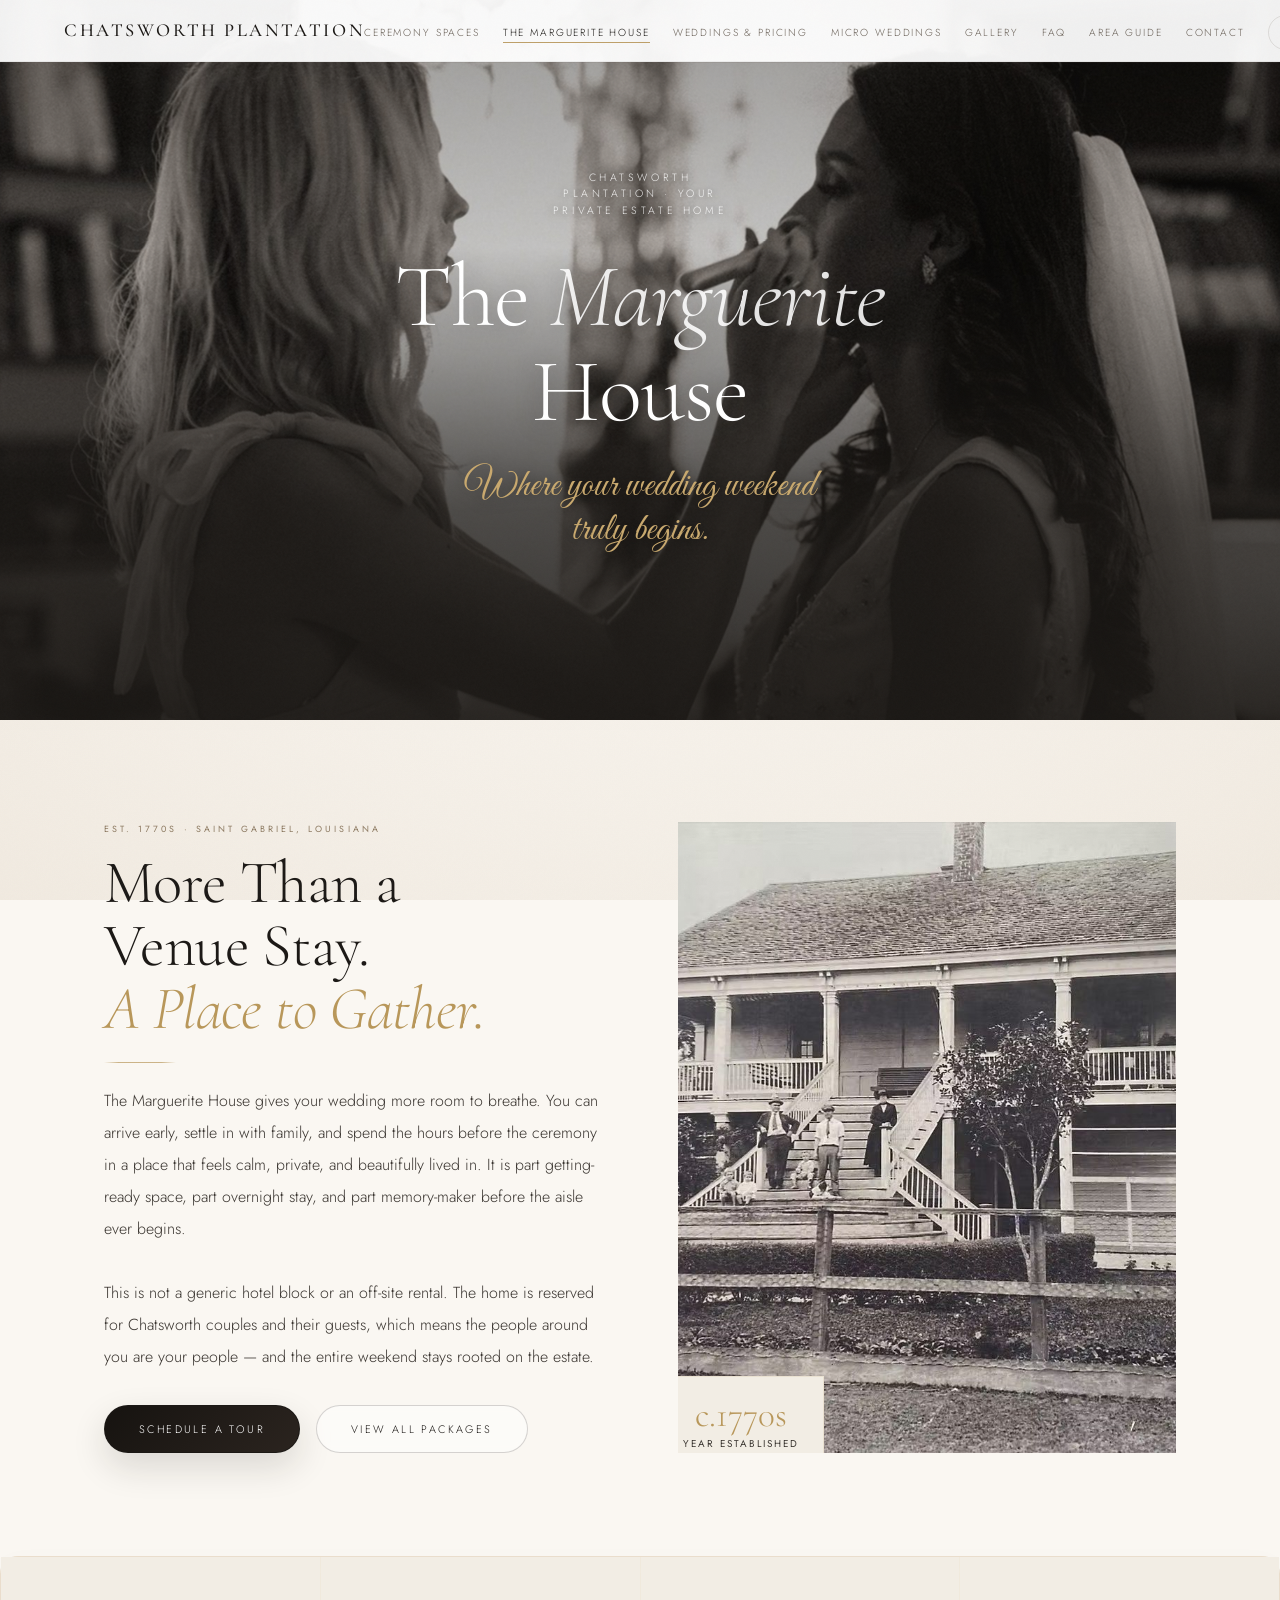
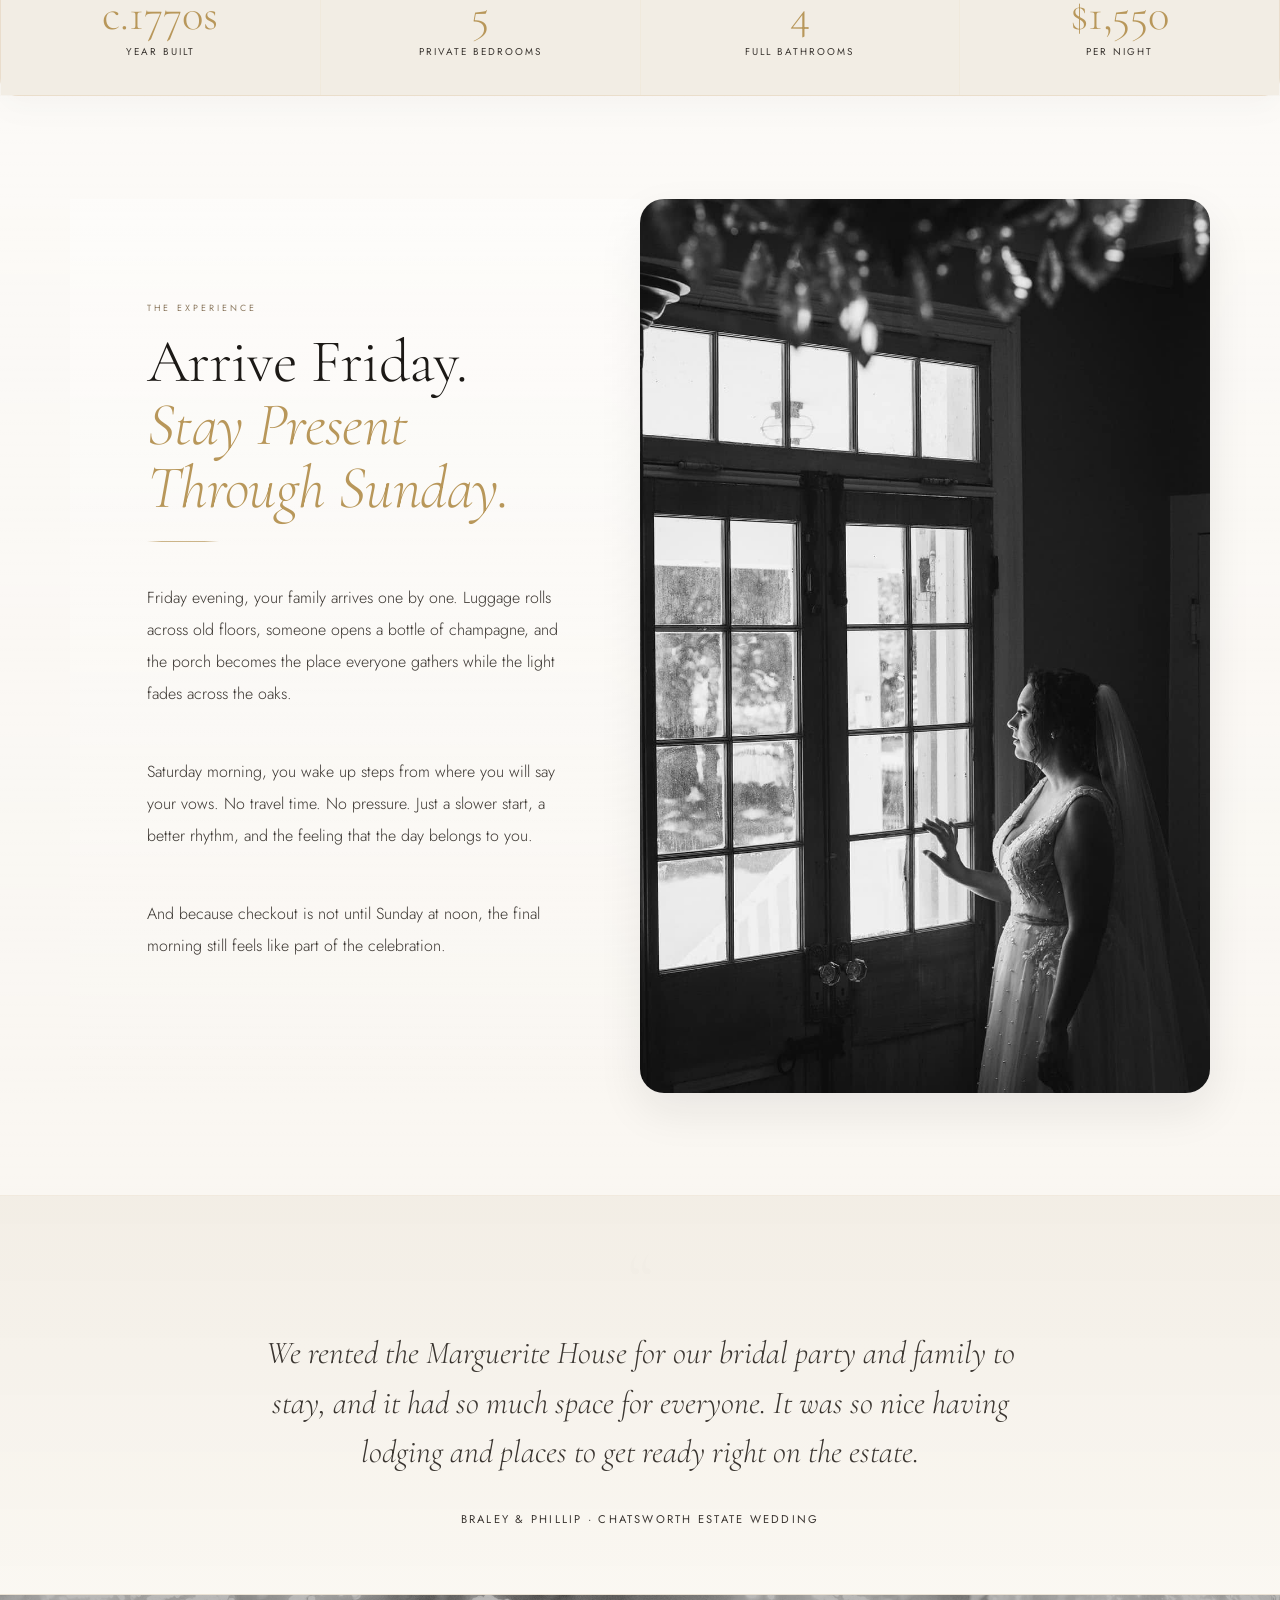
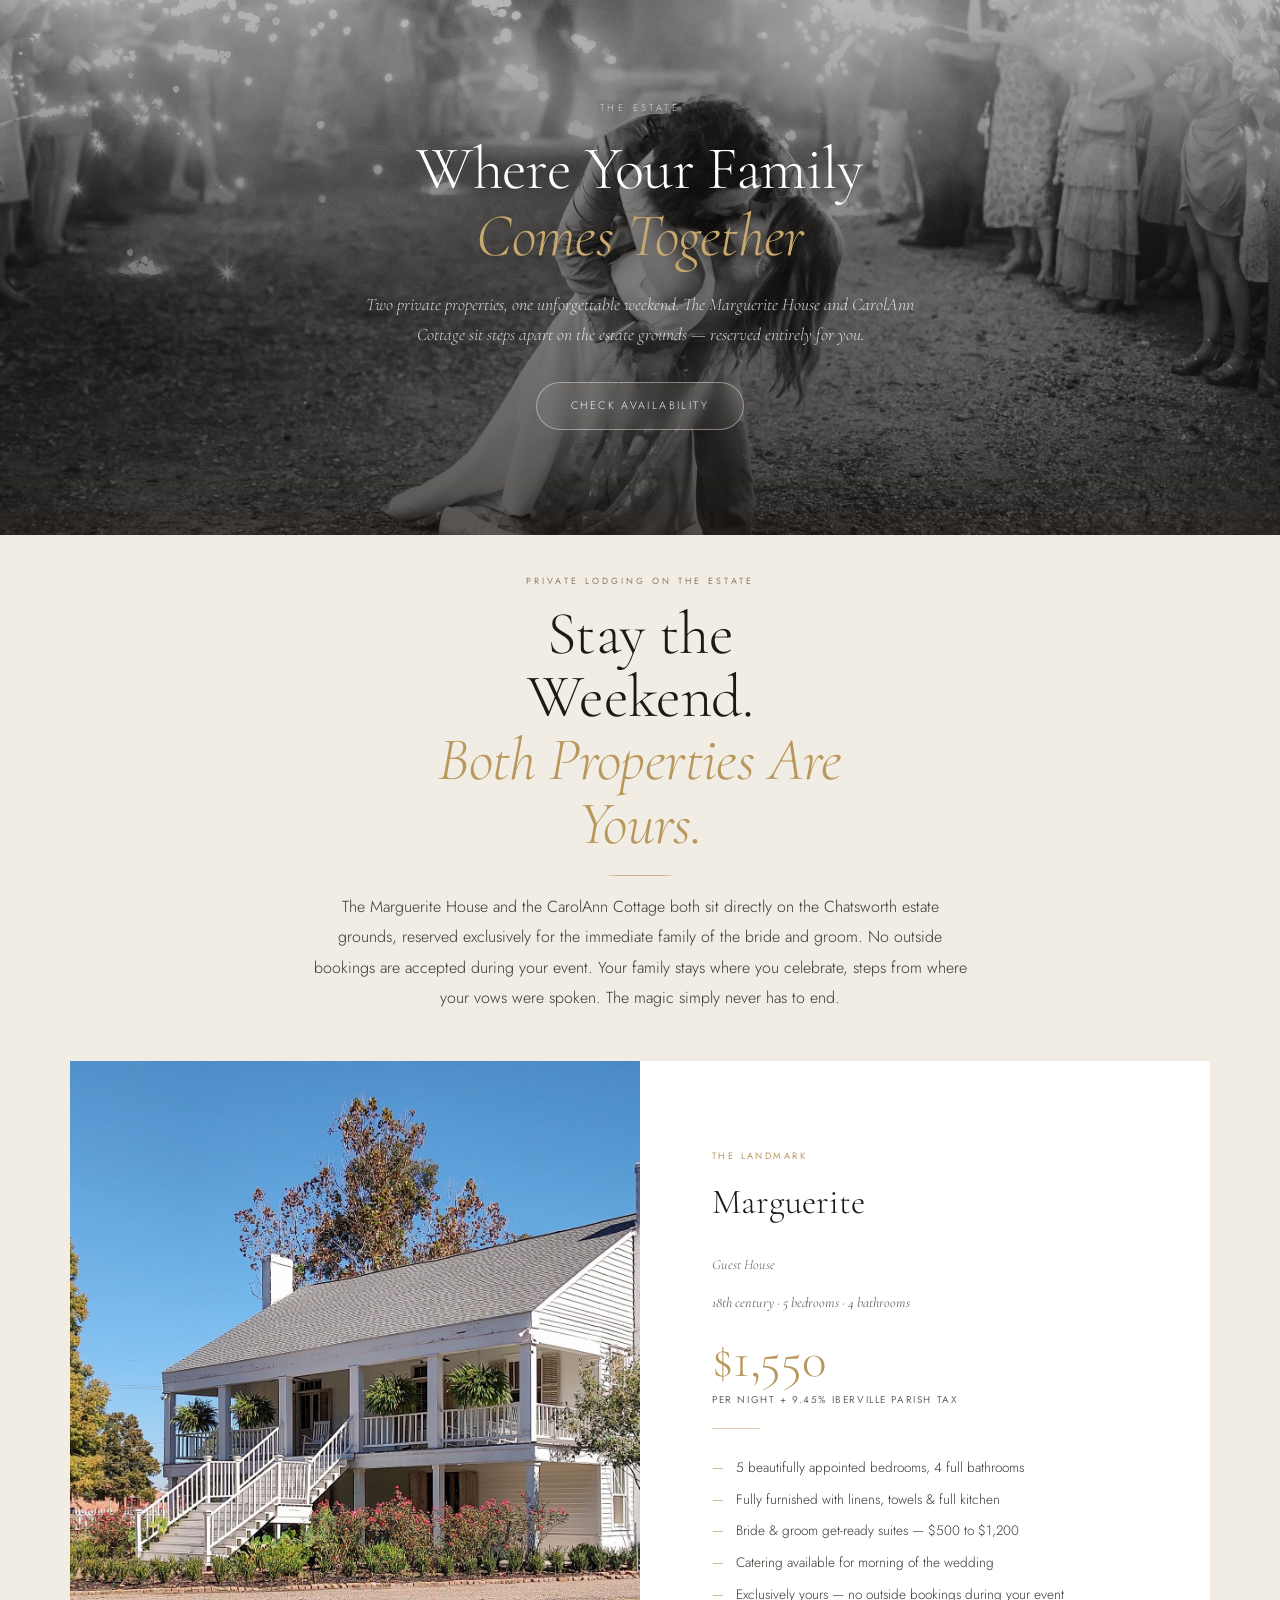
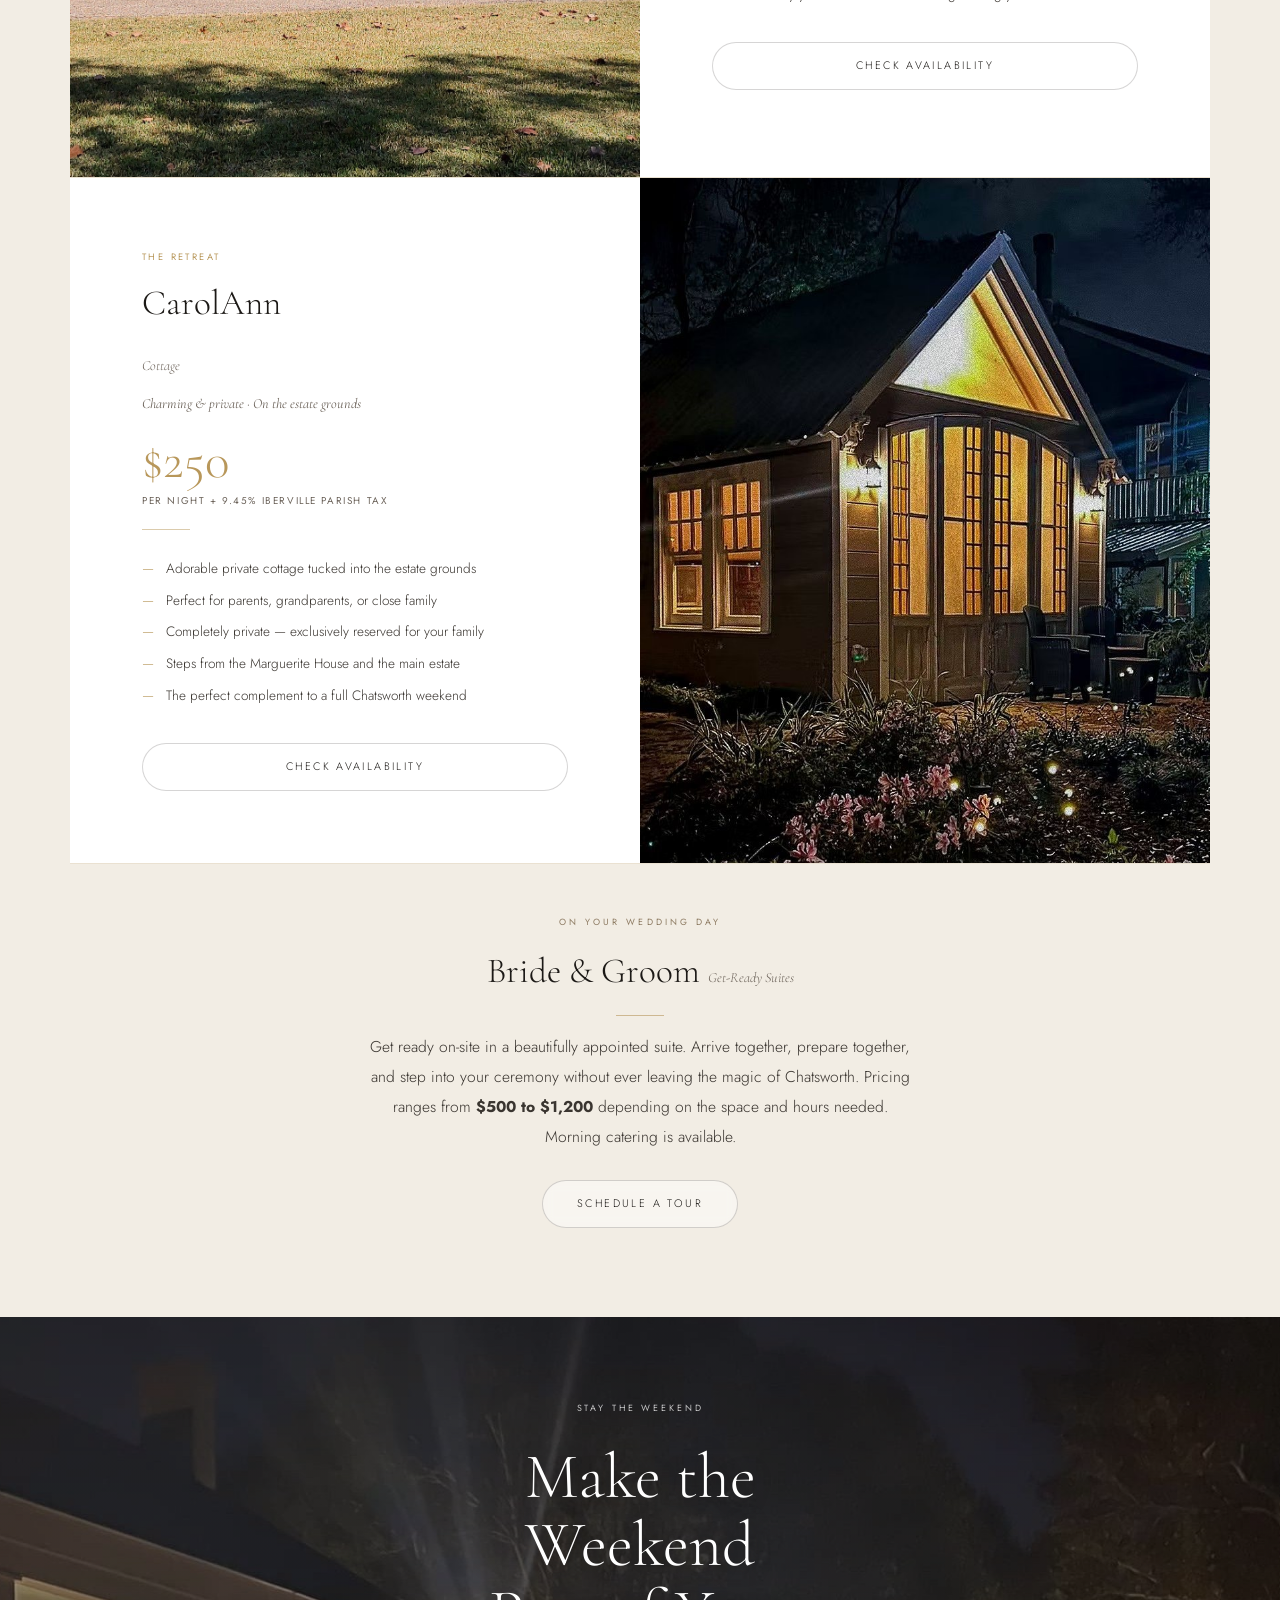
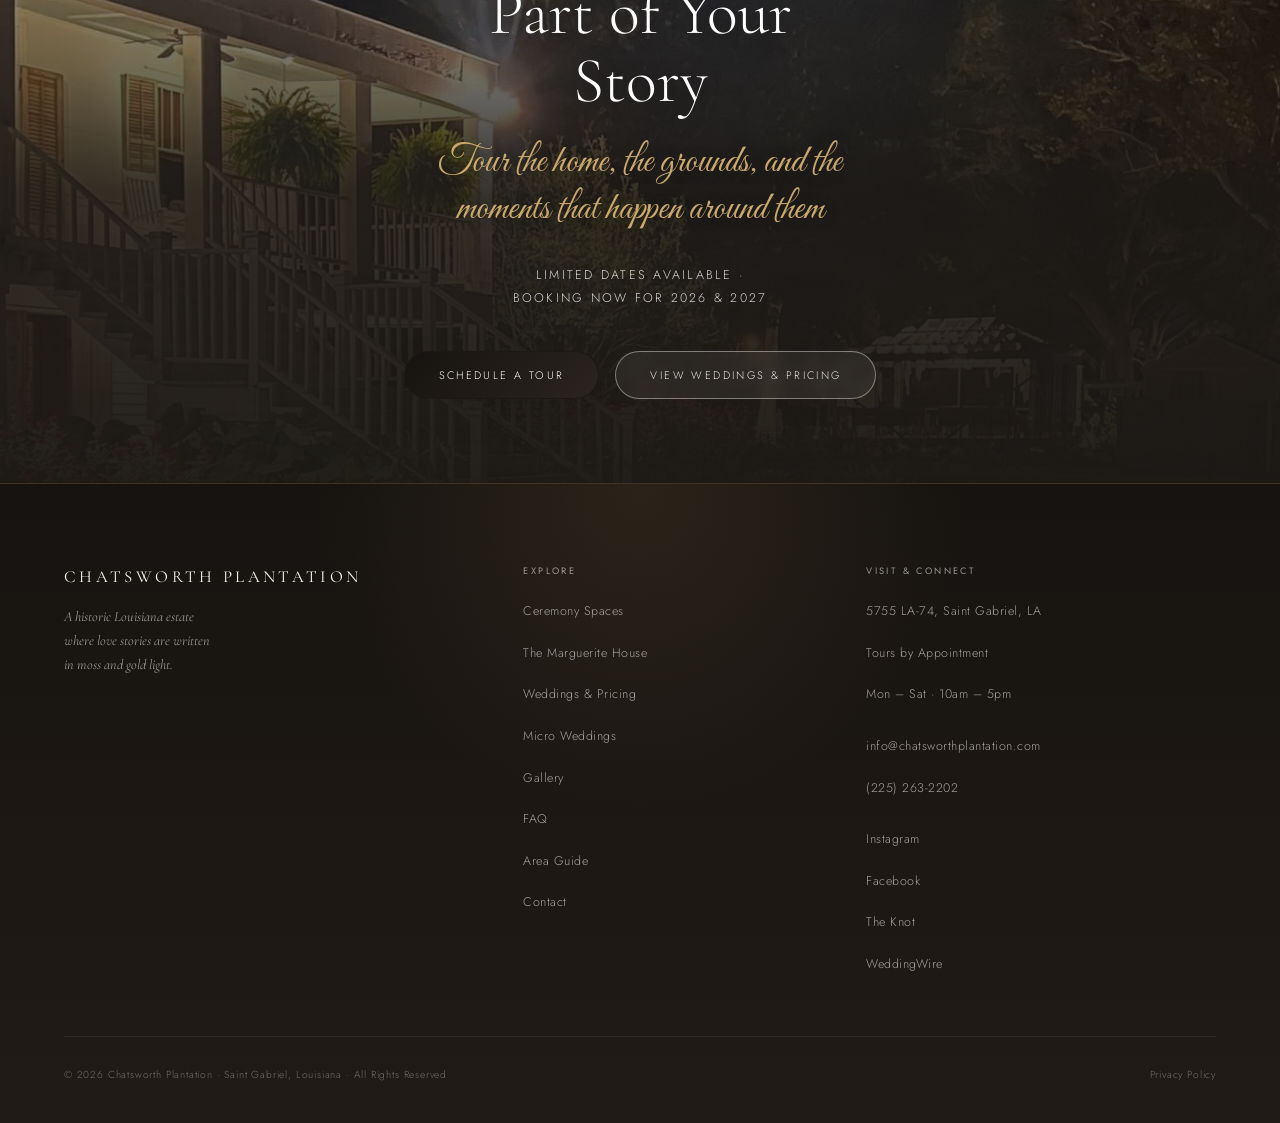
<file: marguerite-house.html>
<!DOCTYPE html>

<html lang="en">
<head>
<!-- Google Fonts -->
<link href="favicon.ico" rel="icon" type="image/x-icon"/>
<link href="favicon-32.png" rel="icon" sizes="32x32" type="image/png"/>
<link href="favicon-128.png" rel="apple-touch-icon"/>
<link href="favicon-32.png" rel="apple-touch-icon"/>
<link href="https://fonts.googleapis.com" rel="preconnect"/>
<link crossorigin="" href="https://fonts.gstatic.com" rel="preconnect"/>
<link href="https://fonts.googleapis.com/css2?family=Cormorant+Garamond:ital,wght@0,300;0,400;0,500;0,600;1,300;1,400;1,500&amp;family=Jost:wght@200;300;400&amp;family=Great+Vibes&amp;display=swap" rel="stylesheet"/>
<!-- Shared Stylesheet -->
<link href="css/style.css" rel="stylesheet"/>
<link href="css/elite.css" rel="stylesheet"/>
<link href="css/inner.css" rel="stylesheet"/>
<meta charset="utf-8"/>
<!-- Performance & Mobile -->
<meta content="#FAF7F2" name="theme-color"/>
<meta content="light" name="color-scheme"/>
<meta content="telephone=no" name="format-detection"/>
<link crossorigin="" href="https://fonts.googleapis.com" rel="preconnect"/>
<link href="https://fonts.gstatic.com" rel="dns-prefetch"/>
<meta content="width=device-width, initial-scale=1.0" name="viewport"/>
<meta content="Stay the weekend at Chatsworth Plantation. A private 5-bedroom estate home built in the 1770s, reserved exclusively for wedding couples and their families." name="description"/>
<meta content="Marguerite House Chatsworth, wedding venue with lodging Louisiana, private estate wedding Louisiana, stay on site wedding venue Baton Rouge, wedding weekend rental Louisiana, plantation bed and breakfast wedding" name="keywords"/>
<meta content="Chatsworth Plantation" name="author"/>
<meta content="index, follow" name="robots"/>
<meta content="US-LA" name="geo.region"/>
<meta content="Saint Gabriel, Louisiana" name="geo.placename"/>
<link href="https://chatsworthplantation.com/marguerite-house.html" rel="canonical"/>
<meta content="website" property="og:type"/>
<meta content="Chatsworth Plantation" property="og:site_name"/>
<meta content="https://chatsworthplantation.com/marguerite-house.html" property="og:url"/>
<meta content="The Marguerite House | Chatsworth Plantation" property="og:title"/>
<meta content="Stay the entire weekend at Chatsworth Plantation in the Marguerite House — a stunning private 5-bedroom, 4-bathroom estate home reserved exclusively for wedding couples and their families. Built in the 1770s in Saint Gabriel, Louisiana." property="og:description"/>
<meta content="https://chatsworthplantation.com/images/Main-Hero.jpg" property="og:image"/>
<meta content="en_US" property="og:locale"/>
<!-- Twitter/X Card -->
<meta content="summary_large_image" name="twitter:card"/>
<meta content="The Marguerite House | Private Wedding Estate | Chatsworth Plantation" name="twitter:title"/>
<meta content="A stunning 5-bedroom private estate exclusively for Chatsworth wedding couples. Arrive, get ready, and celebrate together." name="twitter:description"/>
<meta content="https://chatsworthplantation.com/images/Main-Hero.jpg" name="twitter:image"/>
<title>The Marguerite House | Wedding Venue with Lodging in Louisiana</title>
<link href="css/pages/marguerite-house.css" rel="stylesheet"/>
<script type="application/ld+json">
      [
        {
          "@context": "https://schema.org",
          "@type": "BreadcrumbList",
          "itemListElement": [
            {
              "@type": "ListItem",
              "position": 1,
              "name": "Home",
              "item": "https://chatsworthplantation.com/"
            },
            {
              "@type": "ListItem",
              "position": 2,
              "name": "The Marguerite House",
              "item": "https://chatsworthplantation.com/marguerite-house.html"
            }
          ]
        },
        {
          "@context": "https://schema.org",
          "@type": "LodgingBusiness",
          "name": "The Marguerite House at Chatsworth Plantation",
          "description": "A private 5-bedroom, 4-bathroom historic estate home reserved exclusively for Chatsworth Plantation wedding couples and their immediate families. Built in the early 1770s in Saint Gabriel, Louisiana.",
          "url": "https://chatsworthplantation.com/marguerite-house.html",
          "telephone": "+12252632202",
          "address": {
            "@type": "PostalAddress",
            "streetAddress": "5755 LA-74",
            "addressLocality": "Saint Gabriel",
            "addressRegion": "LA",
            "postalCode": "70776",
            "addressCountry": "US"
          },
          "numberOfRooms": 5,
          "amenityFeature": [
            {
              "@type": "LocationFeatureSpecification",
              "name": "Private Estate Home",
              "value": true
            },
            {
              "@type": "LocationFeatureSpecification",
              "name": "Full Kitchen",
              "value": true
            },
            {
              "@type": "LocationFeatureSpecification",
              "name": "Private Balcony",
              "value": true
            },
            {
              "@type": "LocationFeatureSpecification",
              "name": "WiFi",
              "value": true
            },
            {
              "@type": "LocationFeatureSpecification",
              "name": "Laundry Facilities",
              "value": true
            }
          ],
          "priceRange": "$$$"
        }
      ]
    </script>
<link as="image" fetchpriority="high" href="images/MainRoom-Marguerite.jpg" rel="preload"/>
</head>
<body data-page="marguerite-house">
<a class="skip-link" href="#main-content">Skip to content</a>
<nav aria-label="Main navigation" id="mainNav">
<a class="nav-logo" href="index.html">Chatsworth Plantation</a>
<ul class="nav-links" role="list">
<li><a href="ceremony-spaces.html">Ceremony Spaces</a></li>
<li><a href="marguerite-house.html">The Marguerite House</a></li>
<li><a href="pricing.html">Weddings &amp; Pricing</a></li>
<li><a href="micro-weddings.html">Micro Weddings</a></li>
<li><a href="gallery.html">Gallery</a></li>
<li><a href="faq.html">FAQ</a></li>
<li><a href="area-guide.html">Area Guide</a></li>
<li><a href="contact.html">Contact</a></li>
<li><a class="nav-cta" href="contact.html">Stay the Weekend</a></li>
</ul>
<button aria-label="Open menu" class="nav-toggle" id="navToggle">
<span></span><span></span><span></span>
</button>
</nav>
<div class="nav-drawer" id="navDrawer">
<a class="drawer-logo" href="index.html">Chatsworth Plantation</a>
<ul role="list">
<li><a href="index.html">Home</a></li>
<li><a href="ceremony-spaces.html">Ceremony Spaces</a></li>
<li><a href="marguerite-house.html">The Marguerite House</a></li>
<li><a href="pricing.html">Weddings &amp; Pricing</a></li>
<li><a href="micro-weddings.html">Micro Weddings</a></li>
<li><a href="gallery.html">Gallery</a></li>
<li><a href="faq.html">FAQ</a></li>
<li><a href="area-guide.html">Area Guide</a></li>
<li><a href="contact.html">Contact</a></li>
</ul>
<a class="drawer-cta" href="contact.html">Stay the Weekend</a>
</div>
<main id="main-content">
<section class="page-hero">
<div class="page-hero-bg"></div>
<div class="page-hero-content">
<span class="page-eyebrow">Chatsworth Plantation · Your Private Estate Home</span>
<h1 class="page-title">The <em>Marguerite</em> House</h1>
<span class="page-script">Where your wedding weekend truly begins.</span>
</div>
</section>
<section>
<div class="intro-block">
<div class="intro-text reveal">
<span class="section-label">Est. 1770s · Saint Gabriel, Louisiana</span>
<h2 class="section-title">
              More Than a Venue Stay.<br/><em>A Place to Gather.</em>
</h2>
<div class="divider-gold divider-inline"></div>
<p class="body-copy">
              The Marguerite House gives your wedding more room to breathe. You can arrive early, settle in with family, and spend the hours before the ceremony in a place that feels calm, private, and beautifully lived in. It is part getting-ready space, part overnight stay, and part memory-maker before the aisle ever begins.
            </p>
<p class="body-copy">
              This is not a generic hotel block or an off-site rental. The home is reserved for Chatsworth couples and their guests, which means the people around you are your people — and the entire weekend stays rooted on the estate.
            </p>
<div class="d-flex flex-wrap gap-s mt-s">
<a class="btn-primary" href="contact.html">Schedule a Tour</a>
<a class="btn-outline" href="pricing.html">View All Packages</a>
</div>
</div>
<div class="intro-image reveal">
<img alt="Historical documents of the Marguerite House" decoding="async" height="902" loading="lazy" src="images/history-photo.jpg" width="1110"/>
<div class="intro-image-badge">
<span class="badge-num">c.1770s</span>
<span class="badge-label">Year Established</span>
</div>
</div>
</div>
</section>
<!-- STAT BAR -->
<div class="area-hero-strip">
<div class="area-stat reveal">
<span class="area-stat-num">c.1770s</span>
<span class="area-stat-label">Year Built</span>
</div>
<div class="area-stat reveal">
<span class="area-stat-num">5</span>
<span class="area-stat-label">Private Bedrooms</span>
</div>
<div class="area-stat reveal">
<span class="area-stat-num">4</span>
<span class="area-stat-label">Full Bathrooms</span>
</div>
<div class="area-stat reveal">
<span class="area-stat-num">$1,550</span>
<span class="area-stat-label">Per Night</span>
</div>
</div>
<!-- NARRATIVE SECTION -->
<section class="inner-section">
<div class="section-wide">
<div class="split reveal">
<div class="split-content">
<span class="section-label">The Experience</span>
<h2 class="section-title">
                Arrive Friday.<br/><em>Stay Present Through Sunday.</em>
</h2>
<div class="divider-gold divider-inline"></div>
<p class="body-copy">
                Friday evening, your family arrives one by one. Luggage rolls across old floors, someone opens a bottle of champagne, and the porch becomes the place everyone gathers while the light fades across the oaks.
              </p>
<p class="body-copy mt-s">
                Saturday morning, you wake up steps from where you will say your vows. No travel time. No pressure. Just a slower start, a better rhythm, and the feeling that the day belongs to you.
              </p>
<p class="body-copy mt-s">
                And because checkout is not until Sunday at noon, the final morning still feels like part of the celebration.
              </p>
</div>
<div class="split-img">
<img alt="Bride looking out door of the Marguerite House" decoding="async" height="1600" loading="eager" src="images/486640655_1055995703220000_2996099221978024057_n.jpg" width="1067"/>
</div>
</div>
</div>
</section>
<div class="pull-quote reveal">
<span class="pull-quote-mark">“</span>
<blockquote>
          We rented the Marguerite House for our bridal party and family to
          stay, and it had so much space for everyone. It was so nice having
          lodging and places to get ready right on the estate.
        </blockquote>
<cite>Braley &amp; Phillip · Chatsworth Estate Wedding</cite>
</div>
<!-- FULL BLEED PHOTO BREAK -->
<section class="mh-mid-bleed">
<div class="mh-mid-bleed-bg" style='background-image: url("images/kissing.jpg")'></div>
<div class="mh-mid-bleed-overlay"></div>
<div class="mh-mid-bleed-content reveal">
<span class="mh-mid-bleed-eyebrow">The Estate</span>
<h2 class="mh-mid-bleed-title">
            Where Your Family<br/><em>Comes Together</em>
</h2>
<p class="mh-mid-bleed-sub">
            Two private properties, one unforgettable weekend. The Marguerite
            House and CarolAnn Cottage sit steps apart on the estate grounds
            — reserved entirely for you.
          </p>
<a class="btn-ghost" href="contact.html">Check Availability</a>
</div>
</section>
<!-- LODGING ON THE ESTATE -->
<section class="inner-section-alt section-pad-reduced">
<div class="section-wide">
<div class="section-center mb-l">
<span class="section-label">Private Lodging on the Estate</span>
<h2 class="section-title">
              Stay the Weekend.<br/><em>Both Properties Are Yours.</em>
</h2>
<div class="divider-gold"></div>
<p class="section-intro mt-s">
              The Marguerite House and the CarolAnn Cottage both sit directly on
              the Chatsworth estate grounds, reserved exclusively for the
              immediate family of the bride and groom. No outside bookings are
              accepted during your event. Your family stays where you celebrate,
              steps from where your vows were spoken. The magic simply never has
              to end.
            </p>
</div>
<!-- MARGUERITE HOUSE ROW -->
<div class="lodging-two-col reveal">
<div class="lodging-img-wrap">
<img alt="The Marguerite Guest House" class="lodging-img" decoding="async" height="1600" loading="lazy" src="images/Marguerite-front2.jpg" width="1275"/>
</div>
<div class="lodging-content-l">
<span class="lodging-eyebrow">The Landmark</span>
<h3 class="lodging-title">
                Marguerite<br/><em class="lodging-subtitle">Guest House</em>
</h3>
<p class="lodging-subtitle">
                18th century · 5 bedrooms · 4 bathrooms
              </p>
<div class="lodging-price">$1,550</div>
<div class="lodging-price-sub">
                Per night + 9.45% Iberville Parish tax
              </div>
<div class="lodging-divider"></div>
<ul class="lodging-list">
<li>
<span>—</span>5 beautifully appointed bedrooms, 4 full
                  bathrooms
                </li>
<li>
<span>—</span>Fully furnished with linens, towels &amp; full
                  kitchen
                </li>
<li>
<span>—</span>Bride &amp; groom get-ready suites — $500
                  to $1,200
                </li>
<li>
<span>—</span>Catering available for morning of the wedding
                </li>
<li>
<span>—</span>Exclusively yours — no outside bookings
                  during your event
                </li>
</ul>
<a class="btn-outline" href="contact.html">Check Availability</a>
</div>
</div>
<!-- CAROLANN COTTAGE ROW -->
<div class="lodging-two-col reveal">
<div class="lodging-content-r">
<span class="lodging-eyebrow">The Retreat</span>
<h3 class="lodging-title">
                CarolAnn<br/><em class="lodging-subtitle">Cottage</em>
</h3>
<p class="lodging-subtitle">
                Charming &amp; private · On the estate grounds
              </p>
<div class="lodging-price">$250</div>
<div class="lodging-price-sub">
                Per night + 9.45% Iberville Parish tax
              </div>
<div class="lodging-divider"></div>
<ul class="lodging-list">
<li>
<span>—</span>Adorable private cottage tucked into the estate
                  grounds
                </li>
<li>
<span>—</span>Perfect for parents, grandparents, or close
                  family
                </li>
<li>
<span>—</span>Completely private — exclusively reserved
                  for your family
                </li>
<li>
<span>—</span>Steps from the Marguerite House and the main
                  estate
                </li>
<li>
<span>—</span>The perfect complement to a full Chatsworth
                  weekend
                </li>
</ul>
<a class="btn-outline" href="contact.html">Check Availability</a>
</div>
<div class="lodging-img-wrap">
<img alt="The CarolAnn Cottage at Chatsworth" class="lodging-img" decoding="async" height="1024" loading="lazy" src="images/Cottage-house.jpg" width="1394"/>
</div>
</div>
<!-- GET READY SUITES -->
<div class="suites-note reveal">
<span class="section-label">On Your Wedding Day</span>
<h3 class="suites-note-title">
              Bride &amp; Groom
              <em class="lodging-subtitle">Get-Ready Suites</em>
</h3>
<div class="lodging-divider-center"></div>
<p class="suites-note-body">
              Get ready on-site in a beautifully appointed suite. Arrive
              together, prepare together, and step into your ceremony without
              ever leaving the magic of Chatsworth. Pricing ranges from
              <strong>$500 to $1,200</strong> depending on the space and hours
              needed. Morning catering is available.
            </p>
<a class="btn-outline" href="contact.html">Schedule a Tour</a>
</div>
</div>
</section>
<section class="cta-band" style='
          background:
            linear-gradient(
              to bottom,
              rgba(28, 25, 22, 0.55) 0%,
              rgba(28, 25, 22, 0.45) 35%,
              rgba(28, 25, 22, 0.88) 62%,
              rgba(28, 25, 22, 0.97) 100%
            ),
            url("images/stay-estate.jpg") center / cover no-repeat;
          min-height: 55vh;
          display: flex;
          align-items: flex-end;
          justify-content: center;
          padding: 0;
        '>
<div class="cta-band-inner">
<span class="section-label cta-band-label">Stay the Weekend</span>
<h2 class="cta-title">Make the Weekend<br/>Part of Your Story</h2>
<span class="cta-script">Tour the home, the grounds, and the moments that happen around them</span>
<p class="cta-sub">
            Limited dates available · Booking now for 2026 &amp; 2027
          </p>
<div class="cta-band-btns">
<a class="btn-primary" href="contact.html">Schedule a Tour</a>
<a class="btn-ghost" href="pricing.html">View Weddings &amp; Pricing</a>
</div>
</div>
</section>
</main>
<footer aria-label="Site footer">
<div class="footer-top">
<div>
<a class="footer-brand-name" href="index.html">Chatsworth Plantation</a>
<p class="footer-tagline">
            A historic Louisiana estate<br/>where love stories are written<br/>in
            moss and gold light.
          </p>
</div>
<div>
<p class="footer-col-title">Explore</p>
<ul class="footer-links" role="list">
<li><a href="ceremony-spaces.html">Ceremony Spaces</a></li>
<li><a href="marguerite-house.html">The Marguerite House</a></li>
<li><a href="pricing.html">Weddings &amp; Pricing</a></li>
<li><a href="micro-weddings.html">Micro Weddings</a></li>
<li><a href="gallery.html">Gallery</a></li>
<li><a href="faq.html">FAQ</a></li>
<li><a href="area-guide.html">Area Guide</a></li>
<li><a href="contact.html">Contact</a></li>
</ul>
</div>
<div>
<p class="footer-col-title">Visit &amp; Connect</p>
<ul class="footer-links" role="list">
<li>
<a href="https://maps.google.com/?q=5755+LA-74+Saint+Gabriel+LA" rel="noopener noreferrer" target="_blank">5755 LA-74, Saint Gabriel, LA</a>
</li>
<li><a href="contact.html">Tours by Appointment</a></li>
<li>
<a href="contact.html">Mon – Sat · 10am – 5pm</a>
</li>
<li style="margin-top: 16px">
<a href="mailto:info@chatsworthplantation.com">info@chatsworthplantation.com</a>
</li>
<li><a href="tel:+12252632202">(225) 263-2202</a></li>
<li style="margin-top: 16px">
<a href="https://www.instagram.com/Chatsworth_plantation" rel="noopener noreferrer" target="_blank">Instagram</a>
</li>
<li>
<a href="https://www.facebook.com/ChatsworthPlantation/" rel="noopener noreferrer" target="_blank">Facebook</a>
</li>
<li>
<a href="https://www.theknot.com/marketplace/chatsworth-plantation-saint-gabriel-la-2071399" rel="noopener noreferrer" target="_blank">The Knot</a>
</li>
<li>
<a href="https://www.weddingwire.com/biz/chatsworth-plantation/df53c68511048fea.html" rel="noopener noreferrer" target="_blank">WeddingWire</a>
</li>
</ul>
</div>
</div>
<div class="footer-bottom">
<p class="footer-copy">
          © 2026 Chatsworth Plantation · Saint Gabriel, Louisiana
          · All Rights Reserved
        </p>
<a class="footer-copy" href="privacy-policy.html">Privacy Policy</a>
</div>
</footer>
<script defer="" src="js/analytics.js"></script>
<script defer="" src="js/main.js"></script>
</body>
</html>
</file>
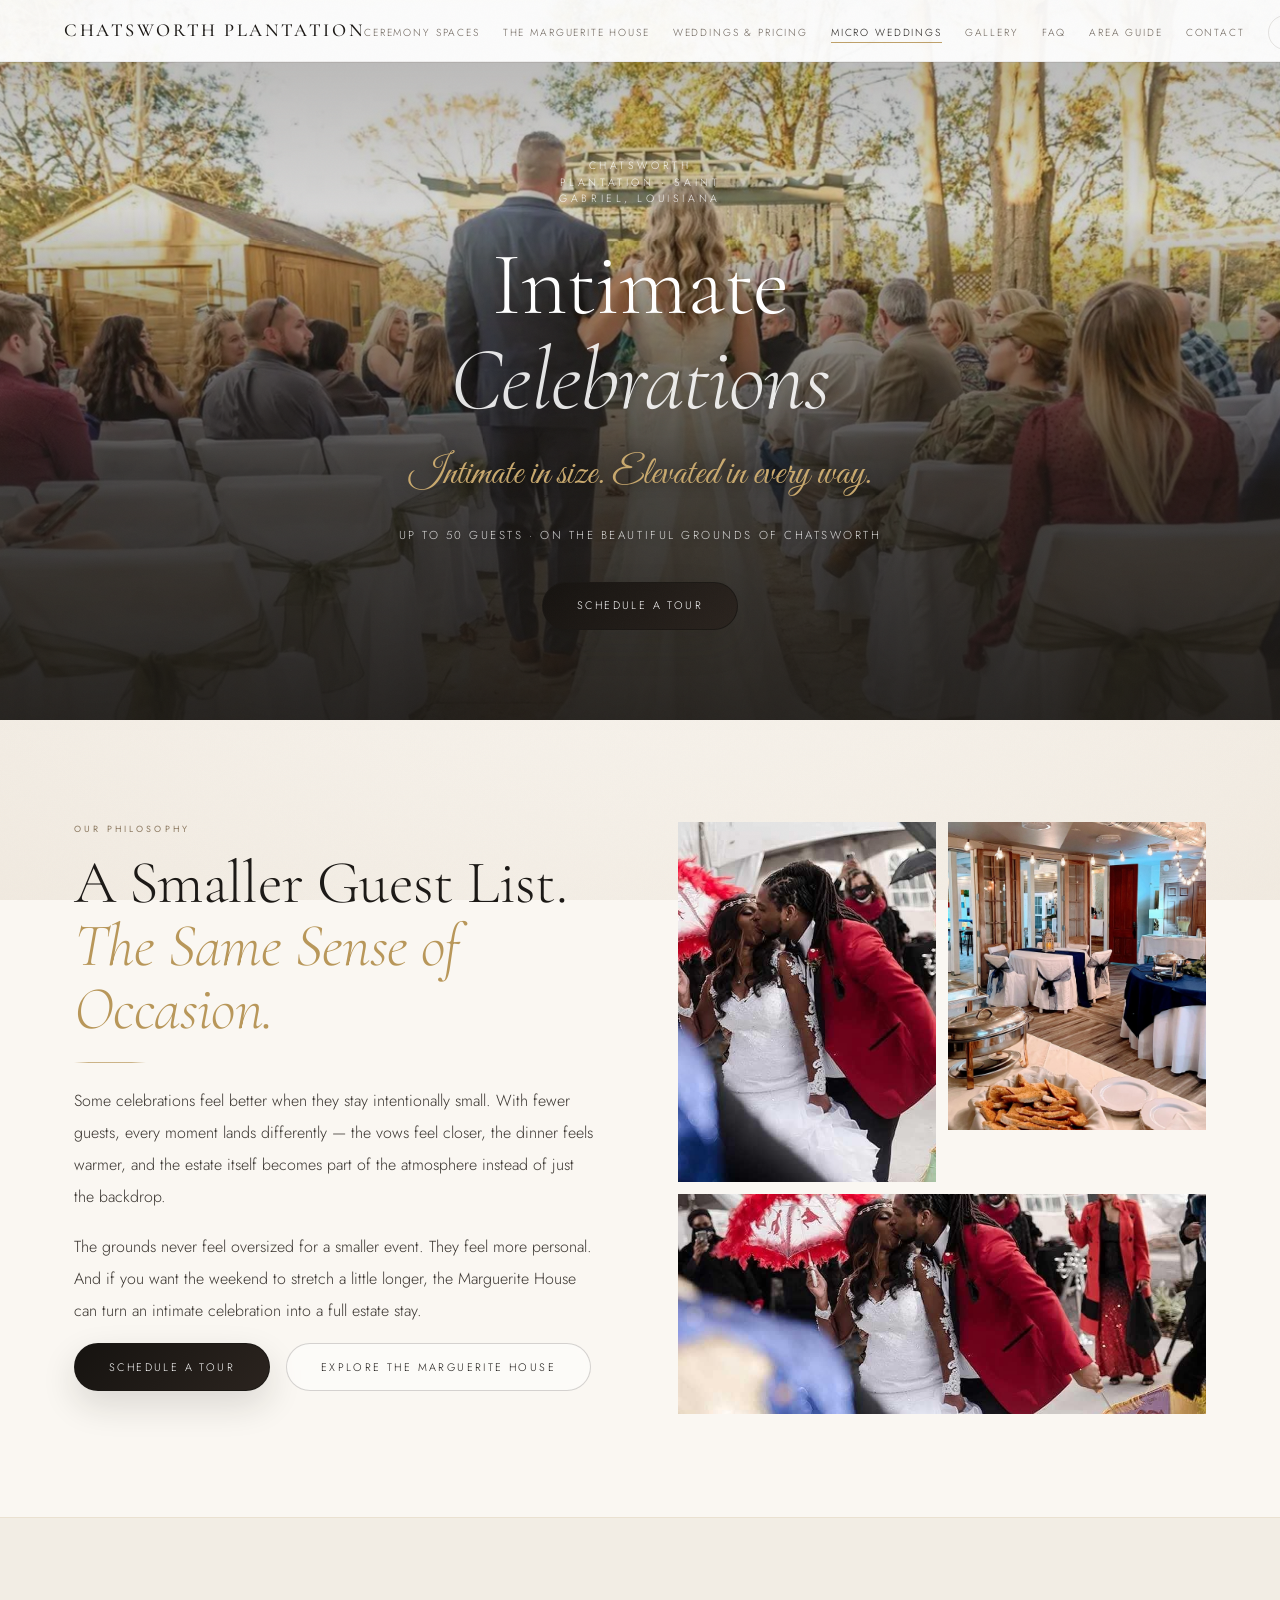
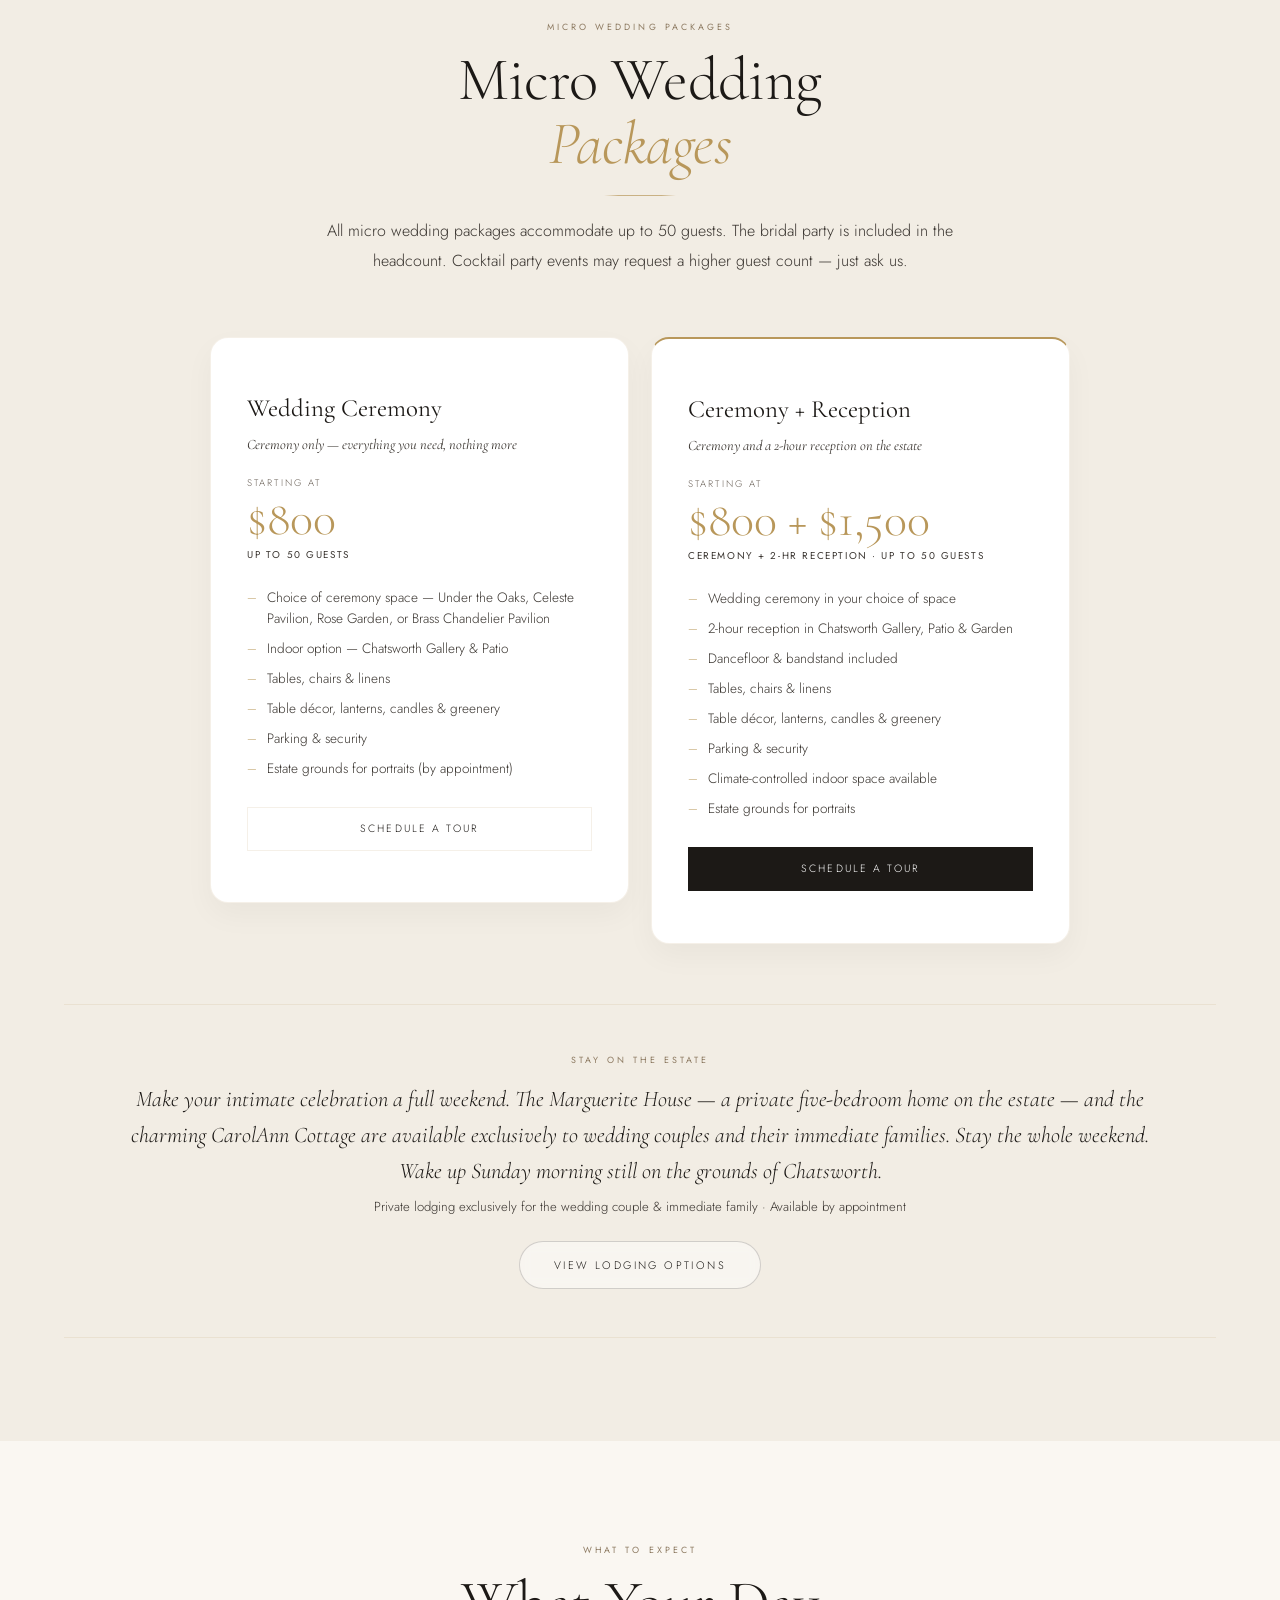
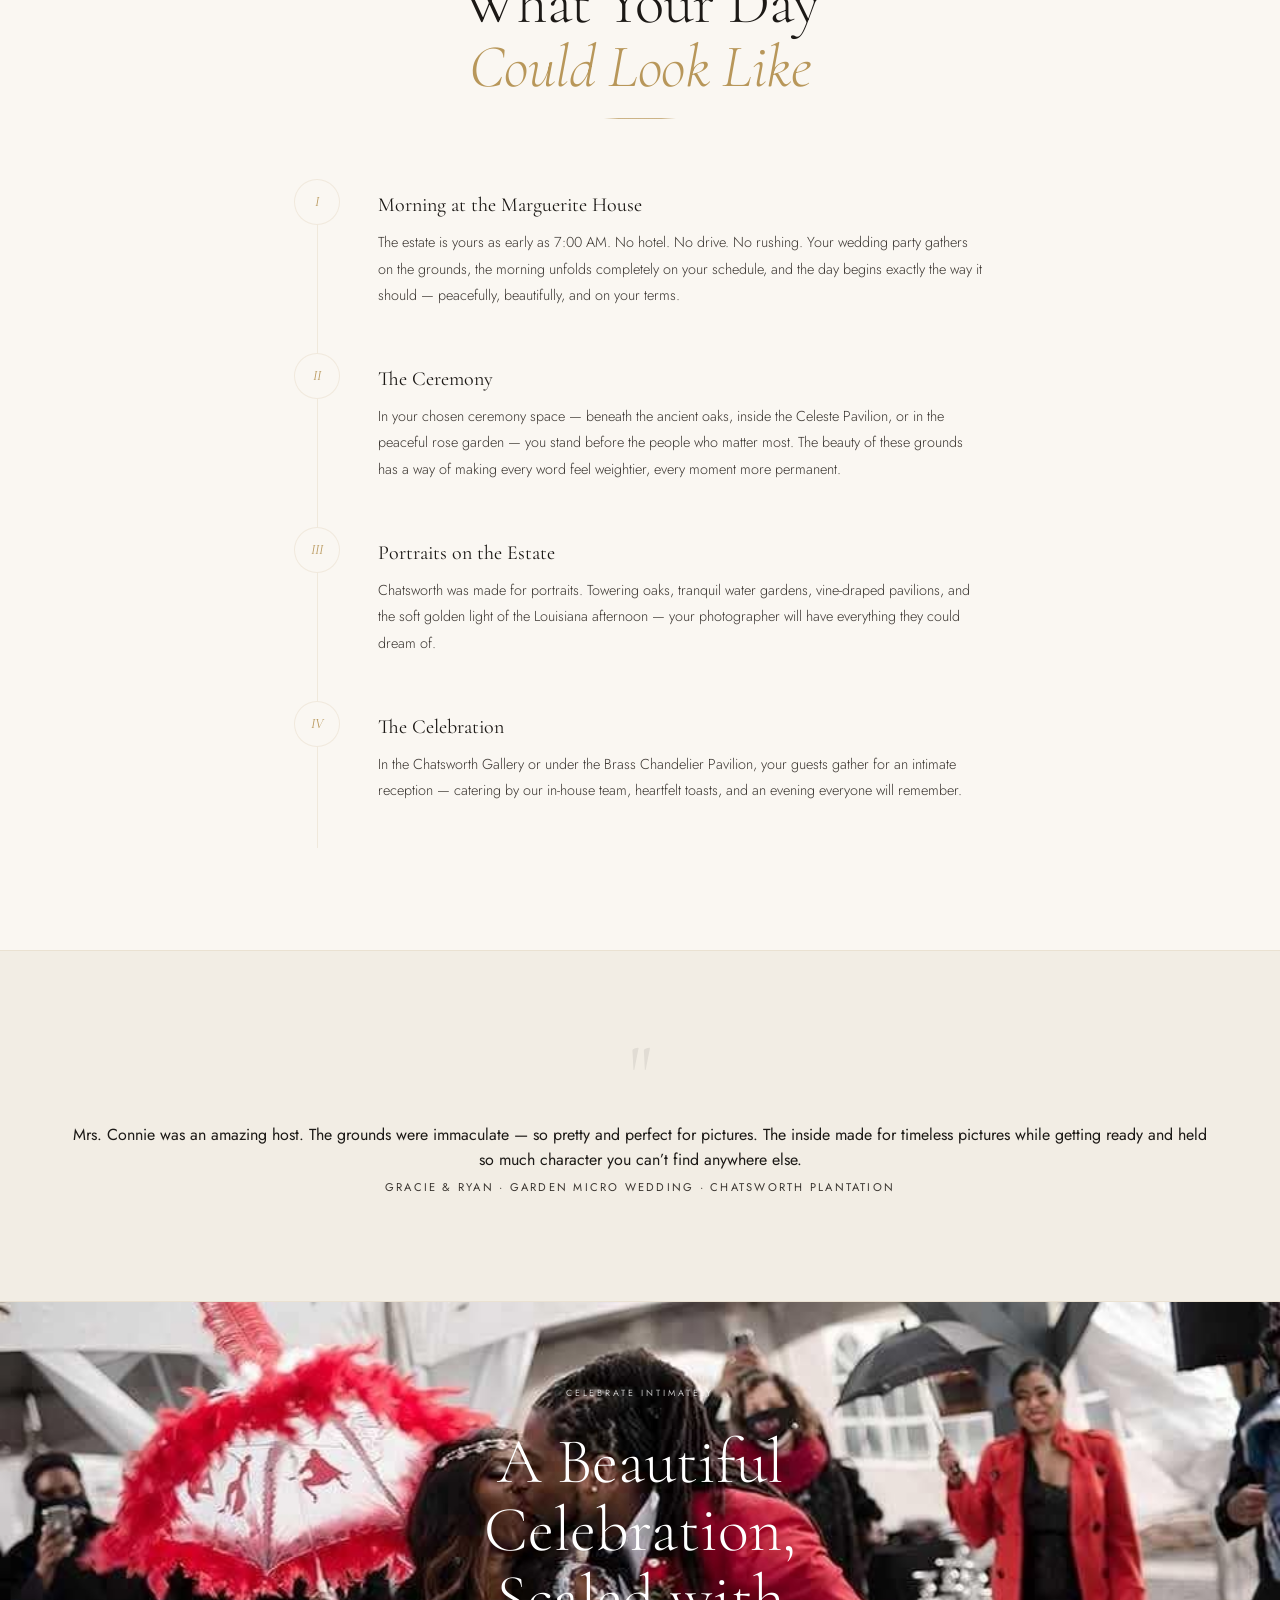
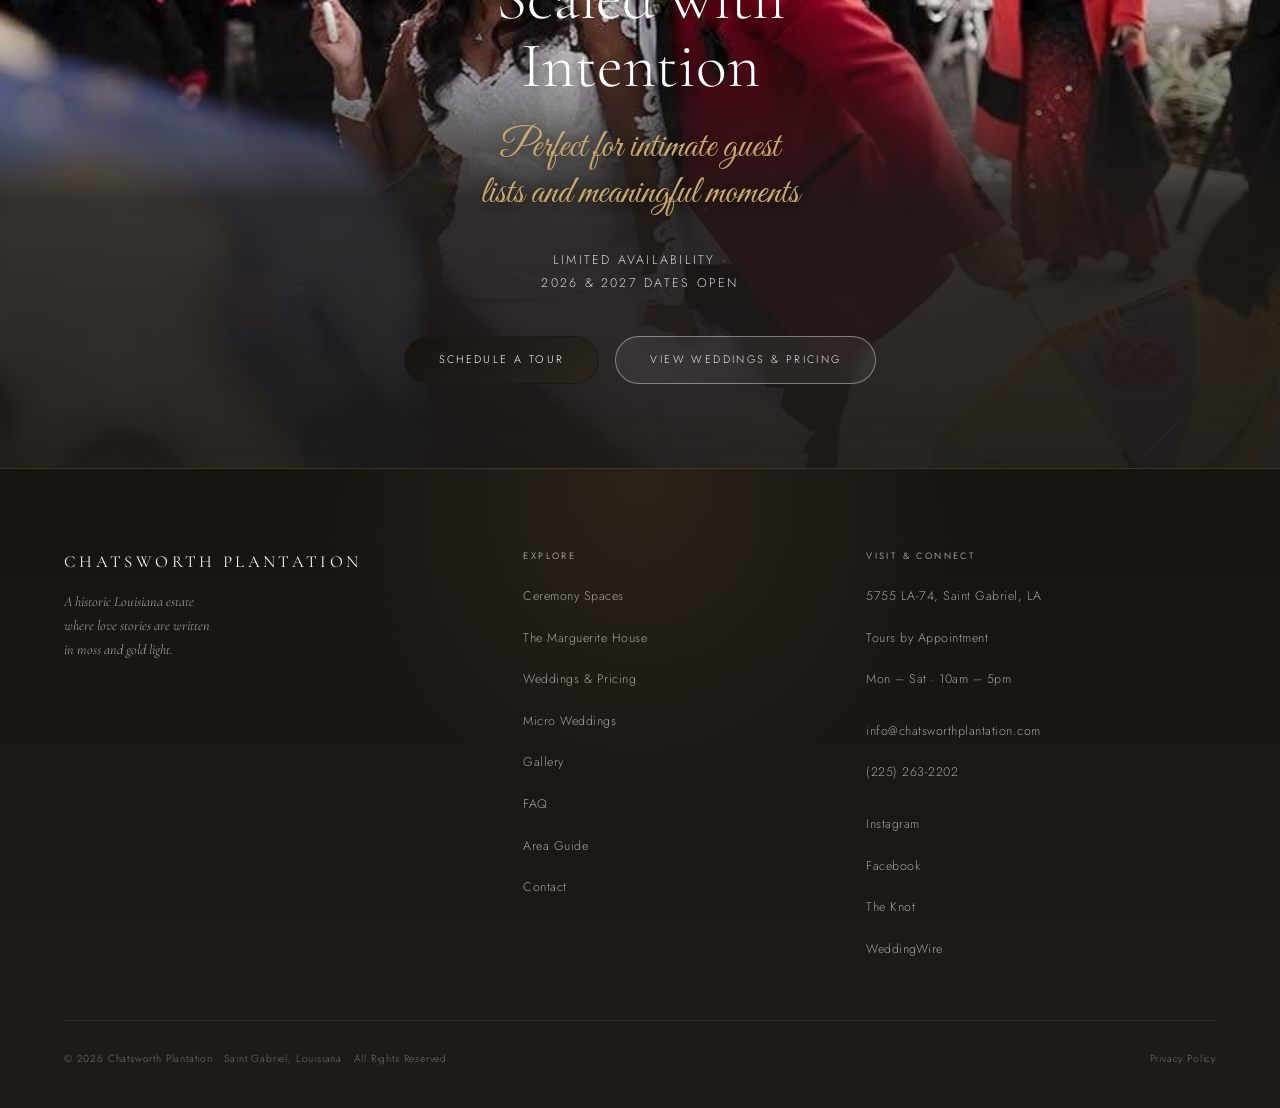
<file: micro-weddings.html>
<!DOCTYPE html>

<html lang="en">
<head>
<!-- Google Fonts -->
<link href="favicon.ico" rel="icon" type="image/x-icon"/>
<link href="favicon-32.png" rel="icon" sizes="32x32" type="image/png"/>
<link href="favicon-128.png" rel="apple-touch-icon"/>
<link href="favicon-32.png" rel="apple-touch-icon"/>
<link href="https://fonts.googleapis.com" rel="preconnect"/>
<link crossorigin="" href="https://fonts.gstatic.com" rel="preconnect"/>
<link href="https://fonts.googleapis.com/css2?family=Cormorant+Garamond:ital,wght@0,300;0,400;0,500;0,600;1,300;1,400;1,500&amp;family=Jost:wght@200;300;400&amp;family=Great+Vibes&amp;display=swap" rel="stylesheet"/>
<!-- Shared Stylesheet -->
<link href="css/style.css" rel="stylesheet"/>
<link href="css/elite.css" rel="stylesheet"/>
<link href="css/inner.css" rel="stylesheet"/>
<meta charset="utf-8"/>
<!-- Performance & Mobile -->
<meta content="#FAF7F2" name="theme-color"/>
<meta content="light" name="color-scheme"/>
<meta content="telephone=no" name="format-detection"/>
<link crossorigin="" href="https://fonts.googleapis.com" rel="preconnect"/>
<link href="https://fonts.gstatic.com" rel="dns-prefetch"/>
<meta content="width=device-width, initial-scale=1.0" name="viewport"/>
<meta content="Intimate weddings and elopements for up to 50 guests at Chatsworth Plantation. Ceremony from $800. Private estate lodging in the historic Marguerite House." name="description"/>
<meta content="micro wedding Louisiana, intimate wedding venue Baton Rouge, elopement venue Louisiana, small wedding venue Louisiana, vow renewal venue Louisiana, intimate wedding near New Orleans, micro wedding Saint Gabriel LA, small outdoor wedding Louisiana" name="keywords"/>
<meta content="Chatsworth Plantation" name="author"/>
<meta content="index, follow" name="robots"/>
<meta content="US-LA" name="geo.region"/>
<meta content="Saint Gabriel, Louisiana" name="geo.placename"/>
<link href="https://chatsworthplantation.com/micro-weddings.html" rel="canonical"/>
<meta content="website" property="og:type"/>
<meta content="Chatsworth Plantation" property="og:site_name"/>
<meta content="https://chatsworthplantation.com/micro-weddings.html" property="og:url"/>
<meta content="Micro Weddings | Chatsworth Plantation" property="og:title"/>
<meta content="Intimate weddings, elopements, vow renewals, and private celebrations for up to 50 guests at Chatsworth Plantation in Saint Gabriel, Louisiana. Ceremony from $800. Private estate lodging available." property="og:description"/>
<meta content="https://chatsworthplantation.com/images/Main-Hero.jpg" property="og:image"/>
<meta content="en_US" property="og:locale"/>
<!-- Twitter/X Card -->
<meta content="summary_large_image" name="twitter:card"/>
<meta content="Micro Weddings in Louisiana | Chatsworth Plantation" name="twitter:title"/>
<meta content="Intimate ceremonies of 10–50 guests in the private Marguerite House garden. Small in size. Infinite in magic." name="twitter:description"/>
<meta content="https://chatsworthplantation.com/images/Main-Hero.jpg" name="twitter:image"/>
<title>Micro Weddings &amp; Elopements | Chatsworth Plantation</title>
<link href="css/pages/micro-weddings.css" rel="stylesheet"/>
<script type="application/ld+json">
      [
        {
          "@context": "https://schema.org",
          "@type": "BreadcrumbList",
          "itemListElement": [
            {
              "@type": "ListItem",
              "position": 1,
              "name": "Home",
              "item": "https://chatsworthplantation.com/"
            },
            {
              "@type": "ListItem",
              "position": 2,
              "name": "Micro Weddings",
              "item": "https://chatsworthplantation.com/micro-weddings.html"
            }
          ]
        },
        {
          "@context": "https://schema.org",
          "@type": "Service",
          "name": "Micro Weddings & Intimate Celebrations",
          "description": "Intimate wedding packages for up to 50 guests at Chatsworth Plantation in Saint Gabriel, Louisiana.",
          "url": "https://chatsworthplantation.com/micro-weddings.html",
          "provider": {
            "@type": "LocalBusiness",
            "name": "Chatsworth Plantation",
            "url": "https://chatsworthplantation.com"
          },
          "areaServed": {
            "@type": "State",
            "name": "Louisiana"
          },
          "offers": [
            {
              "@type": "Offer",
              "name": "Micro Wedding Ceremony",
              "description": "Intimate ceremony for up to 50 guests. Tables, chairs, linens, and d\u00e9cor included.",
              "price": "800",
              "priceCurrency": "USD"
            },
            {
              "@type": "Offer",
              "name": "Micro Wedding Ceremony + Reception",
              "description": "Ceremony and 2-hour reception for up to 50 guests. Dancefloor, bandstand, tables, chairs, linens, and d\u00e9cor.",
              "price": "2300",
              "priceCurrency": "USD"
            }
          ]
        }
      ]
    </script>
<link as="image" fetchpriority="high" href="images/ceremony-aisle.jpg" rel="preload"/>
</head>
<body data-page="micro-weddings">
<a class="skip-link" href="#main-content">Skip to content</a>
<nav aria-label="Main navigation" id="mainNav">
<a class="nav-logo" href="index.html">Chatsworth Plantation</a>
<ul class="nav-links" role="list">
<li><a href="ceremony-spaces.html">Ceremony Spaces</a></li>
<li><a href="marguerite-house.html">The Marguerite House</a></li>
<li><a href="pricing.html">Weddings &amp; Pricing</a></li>
<li><a href="micro-weddings.html">Micro Weddings</a></li>
<li><a href="gallery.html">Gallery</a></li>
<li><a href="faq.html">FAQ</a></li>
<li><a href="area-guide.html">Area Guide</a></li>
<li><a href="contact.html">Contact</a></li>
<li><a class="nav-cta" href="contact.html">Celebrate Intimately</a></li>
</ul>
<button aria-label="Open menu" class="nav-toggle" id="navToggle">
<span></span><span></span><span></span>
</button>
</nav>
<div class="nav-drawer" id="navDrawer">
<a class="drawer-logo" href="index.html">Chatsworth Plantation</a>
<ul role="list">
<li><a href="index.html">Home</a></li>
<li><a href="ceremony-spaces.html">Ceremony Spaces</a></li>
<li><a href="marguerite-house.html">The Marguerite House</a></li>
<li><a href="pricing.html">Weddings &amp; Pricing</a></li>
<li><a href="micro-weddings.html">Micro Weddings</a></li>
<li><a href="gallery.html">Gallery</a></li>
<li><a href="faq.html">FAQ</a></li>
<li><a href="area-guide.html">Area Guide</a></li>
<li><a href="contact.html">Contact</a></li>
</ul>
<a class="drawer-cta" href="contact.html">Celebrate Intimately</a>
</div>
<main id="main-content">
<section class="page-hero">
<div class="page-hero-bg"></div>
<div class="page-hero-content">
<span class="page-eyebrow">Chatsworth Plantation · Saint Gabriel, Louisiana</span>
<h1 class="page-title">Intimate <em>Celebrations</em></h1>
<span class="page-script">Intimate in size. Elevated in every way.</span>
<p class="hero-sub">
            Up to 50 guests · On the beautiful grounds of Chatsworth
          </p>
<a class="btn-primary" href="contact.html">Schedule a Tour</a>
</div>
</section>
<section>
<div class="philosophy">
<div class="philosophy-text reveal">
<span class="section-label">Our Philosophy</span>
<h2 class="section-title">
              A Smaller Guest List.<br/><em>The Same Sense of Occasion.</em>
</h2>
<div class="divider-gold divider-inline"></div>
<p class="body-copy">
              Some celebrations feel better when they stay intentionally small. With fewer guests, every moment lands differently — the vows feel closer, the dinner feels warmer, and the estate itself becomes part of the atmosphere instead of just the backdrop.
            </p>
<p class="body-copy">
              The grounds never feel oversized for a smaller event. They feel more personal. And if you want the weekend to stretch a little longer, the Marguerite House can turn an intimate celebration into a full estate stay.
            </p>
<div class="d-flex flex-wrap gap-s">
<a class="btn-primary" href="contact.html">Schedule a Tour</a>
<a class="btn-outline" href="marguerite-house.html">Explore the Marguerite House</a>
</div>
</div>
<div class="philosophy-images reveal">
<div class="phil-img">
<img alt="Intimate ceremony at Chatsworth" decoding="async" height="640" loading="lazy" src="images/rose-garden-fountain.jpg" width="960"/>
</div>
<div class="phil-img">
<img alt="Rose garden at Chatsworth Plantation" decoding="async" height="1600" loading="lazy" src="images/rose-garden-evening.jpg" width="1339"/>
</div>
<div class="phil-img">
<img alt="Rose garden at Chatsworth" decoding="async" height="640" loading="lazy" src="images/rose-garden-fountain.jpg" width="960"/>
</div>
</div>
</div>
</section>
<section class="micro-packages">
<div class="micro-packages-header reveal">
<span class="section-label">Micro Wedding Packages</span>
<h2 class="section-title">Micro Wedding<br/><em>Packages</em></h2>
<div class="divider-gold"></div>
<p class="section-intro">
            All micro wedding packages accommodate up to 50 guests. The bridal
            party is included in the headcount. Cocktail party events may
            request a higher guest count — just ask us.
          </p>
</div>
<div class="micro-grid">
<div class="micro-card reveal">
<h3 class="micro-card-name">Wedding Ceremony</h3>
<p class="micro-card-sub">
              Ceremony only — everything you need, nothing more
            </p>
<span class="pkg-starting">Starting at</span>
<div class="micro-price">$800</div>
<span class="micro-price-note">Up to 50 guests</span>
<ul class="micro-features">
<li>
                Choice of ceremony space — Under the Oaks, Celeste
                Pavilion, Rose Garden, or Brass Chandelier Pavilion
              </li>
<li>Indoor option — Chatsworth Gallery &amp; Patio</li>
<li>Tables, chairs &amp; linens</li>
<li>Table décor, lanterns, candles &amp; greenery</li>
<li>Parking &amp; security</li>
<li>Estate grounds for portraits (by appointment)</li>
</ul>
<a class="micro-card-cta" href="contact.html">Schedule a Tour</a>
</div>
<div class="micro-card featured reveal">
<h3 class="micro-card-name">Ceremony + Reception</h3>
<p class="micro-card-sub">
              Ceremony and a 2-hour reception on the estate
            </p>
<span class="pkg-starting">Starting at</span>
<div class="micro-price">$800 + $1,500</div>
<span class="micro-price-note">Ceremony + 2-hr reception · Up to 50 guests</span>
<ul class="micro-features">
<li>Wedding ceremony in your choice of space</li>
<li>
                2-hour reception in Chatsworth Gallery, Patio &amp; Garden
              </li>
<li>Dancefloor &amp; bandstand included</li>
<li>Tables, chairs &amp; linens</li>
<li>Table décor, lanterns, candles &amp; greenery</li>
<li>Parking &amp; security</li>
<li>Climate-controlled indoor space available</li>
<li>Estate grounds for portraits</li>
</ul>
<a class="micro-card-cta" href="contact.html">Schedule a Tour</a>
</div>
</div>
<!-- LODGING CALLOUT -->
<div class="lodging-callout">
<span class="section-label">Stay on the Estate</span>
<p class="lodging-callout-title">
            Make your intimate celebration a full weekend. The Marguerite House
            — a private five-bedroom home on the estate — and the
            charming CarolAnn Cottage are available exclusively to wedding
            couples and their immediate families. Stay the whole weekend. Wake
            up Sunday morning still on the grounds of Chatsworth.
          </p>
<p class="lodging-callout-sub">
            Private lodging exclusively for the wedding couple &amp; immediate
            family · Available by appointment
          </p>
<a class="btn-outline" href="marguerite-house.html">View Lodging Options</a>
</div>
</section>
<!-- YOUR DAY TIMELINE -->
<section class="timeline">
<div class="timeline-header reveal">
<span class="section-label">What to Expect</span>
<h2 class="section-title">
            What Your Day<br/><em>Could Look Like</em>
</h2>
<div class="divider-gold"></div>
</div>
<div class="timeline-list">
<div class="timeline-item reveal">
<div class="timeline-dot"><span>I</span></div>
<div class="timeline-content">
<h3>Morning at the Marguerite House</h3>
<p>
                The estate is yours as early as 7:00 AM. No hotel. No drive. No
                rushing. Your wedding party gathers on the grounds, the morning
                unfolds completely on your schedule, and the day begins exactly
                the way it should — peacefully, beautifully, and on your
                terms.
              </p>
</div>
</div>
<div class="timeline-item reveal">
<div class="timeline-dot"><span>II</span></div>
<div class="timeline-content">
<h3>The Ceremony</h3>
<p>
                In your chosen ceremony space — beneath the ancient oaks,
                inside the Celeste Pavilion, or in the peaceful rose garden
                — you stand before the people who matter most. The beauty
                of these grounds has a way of making every word feel weightier,
                every moment more permanent.
              </p>
</div>
</div>
<div class="timeline-item reveal">
<div class="timeline-dot"><span>III</span></div>
<div class="timeline-content">
<h3>Portraits on the Estate</h3>
<p>
                Chatsworth was made for portraits. Towering oaks, tranquil water
                gardens, vine-draped pavilions, and the soft golden light of the
                Louisiana afternoon — your photographer will have
                everything they could dream of.
              </p>
</div>
</div>
<div class="timeline-item reveal">
<div class="timeline-dot"><span>IV</span></div>
<div class="timeline-content">
<h3>The Celebration</h3>
<p>
                In the Chatsworth Gallery or under the Brass Chandelier
                Pavilion, your guests gather for an intimate reception —
                catering by our in-house team, heartfelt toasts, and an evening
                everyone will remember.
              </p>
</div>
</div>
</div>
</section>
<div class="testimonial-feature reveal">
<span class="t-mark">"</span>
<blockquote>
          Mrs. Connie was an amazing host. The grounds were immaculate —
          so pretty and perfect for pictures. The inside made for timeless
          pictures while getting ready and held so much character you
          can’t find anywhere else.
        </blockquote>
<cite class="t-cite">Gracie &amp; Ryan · Garden Micro Wedding · Chatsworth
          Plantation</cite>
</div>
<section class="cta-band" style='
          background:
            linear-gradient(
              to bottom,
              transparent 0%,
              transparent 40%,
              rgba(28, 25, 22, 0.88) 65%,
              rgba(28, 25, 22, 0.95) 100%
            ),
            url("images/rose-garden-fountain.jpg") center / cover
              no-repeat;
          min-height: 72vh;
          display: flex;
          align-items: flex-end;
          justify-content: center;
          padding: 0;
        '>
<div class="cta-band-inner">
<span class="section-label cta-band-label">Celebrate Intimately</span>
<h2 class="cta-title">A Beautiful Celebration,<br/>Scaled with Intention</h2>
<span class="cta-script">Perfect for intimate guest lists and meaningful moments</span>
<p class="cta-sub">Limited availability · 2026 &amp; 2027 dates open</p>
<div class="cta-band-btns">
<a class="btn-primary" href="contact.html">Schedule a Tour</a>
<a class="btn-ghost" href="pricing.html">View Weddings &amp; Pricing</a>
</div>
</div>
</section>
</main>
<footer aria-label="Site footer">
<div class="footer-top">
<div>
<a class="footer-brand-name" href="index.html">Chatsworth Plantation</a>
<p class="footer-tagline">
            A historic Louisiana estate<br/>where love stories are written<br/>in
            moss and gold light.
          </p>
</div>
<div>
<p class="footer-col-title">Explore</p>
<ul class="footer-links" role="list">
<li><a href="ceremony-spaces.html">Ceremony Spaces</a></li>
<li><a href="marguerite-house.html">The Marguerite House</a></li>
<li><a href="pricing.html">Weddings &amp; Pricing</a></li>
<li><a href="micro-weddings.html">Micro Weddings</a></li>
<li><a href="gallery.html">Gallery</a></li>
<li><a href="faq.html">FAQ</a></li>
<li><a href="area-guide.html">Area Guide</a></li>
<li><a href="contact.html">Contact</a></li>
</ul>
</div>
<div>
<p class="footer-col-title">Visit &amp; Connect</p>
<ul class="footer-links" role="list">
<li>
<a href="https://maps.google.com/?q=5755+LA-74+Saint+Gabriel+LA" rel="noopener noreferrer" target="_blank">5755 LA-74, Saint Gabriel, LA</a>
</li>
<li><a href="contact.html">Tours by Appointment</a></li>
<li>
<a href="contact.html">Mon – Sat · 10am – 5pm</a>
</li>
<li style="margin-top: 16px">
<a href="mailto:info@chatsworthplantation.com">info@chatsworthplantation.com</a>
</li>
<li><a href="tel:+12252632202">(225) 263-2202</a></li>
<li style="margin-top: 16px">
<a href="https://www.instagram.com/Chatsworth_plantation" rel="noopener noreferrer" target="_blank">Instagram</a>
</li>
<li>
<a href="https://www.facebook.com/ChatsworthPlantation/" rel="noopener noreferrer" target="_blank">Facebook</a>
</li>
<li>
<a href="https://www.theknot.com/marketplace/chatsworth-plantation-saint-gabriel-la-2071399" rel="noopener noreferrer" target="_blank">The Knot</a>
</li>
<li>
<a href="https://www.weddingwire.com/biz/chatsworth-plantation/df53c68511048fea.html" rel="noopener noreferrer" target="_blank">WeddingWire</a>
</li>
</ul>
</div>
</div>
<div class="footer-bottom">
<p class="footer-copy">
          © 2026 Chatsworth Plantation · Saint Gabriel, Louisiana
          · All Rights Reserved
        </p>
<a class="footer-copy" href="privacy-policy.html">Privacy Policy</a>
</div>
</footer>
<script defer="" src="js/analytics.js"></script>
<script defer="" src="js/main.js"></script>
</body>
</html>
</file>
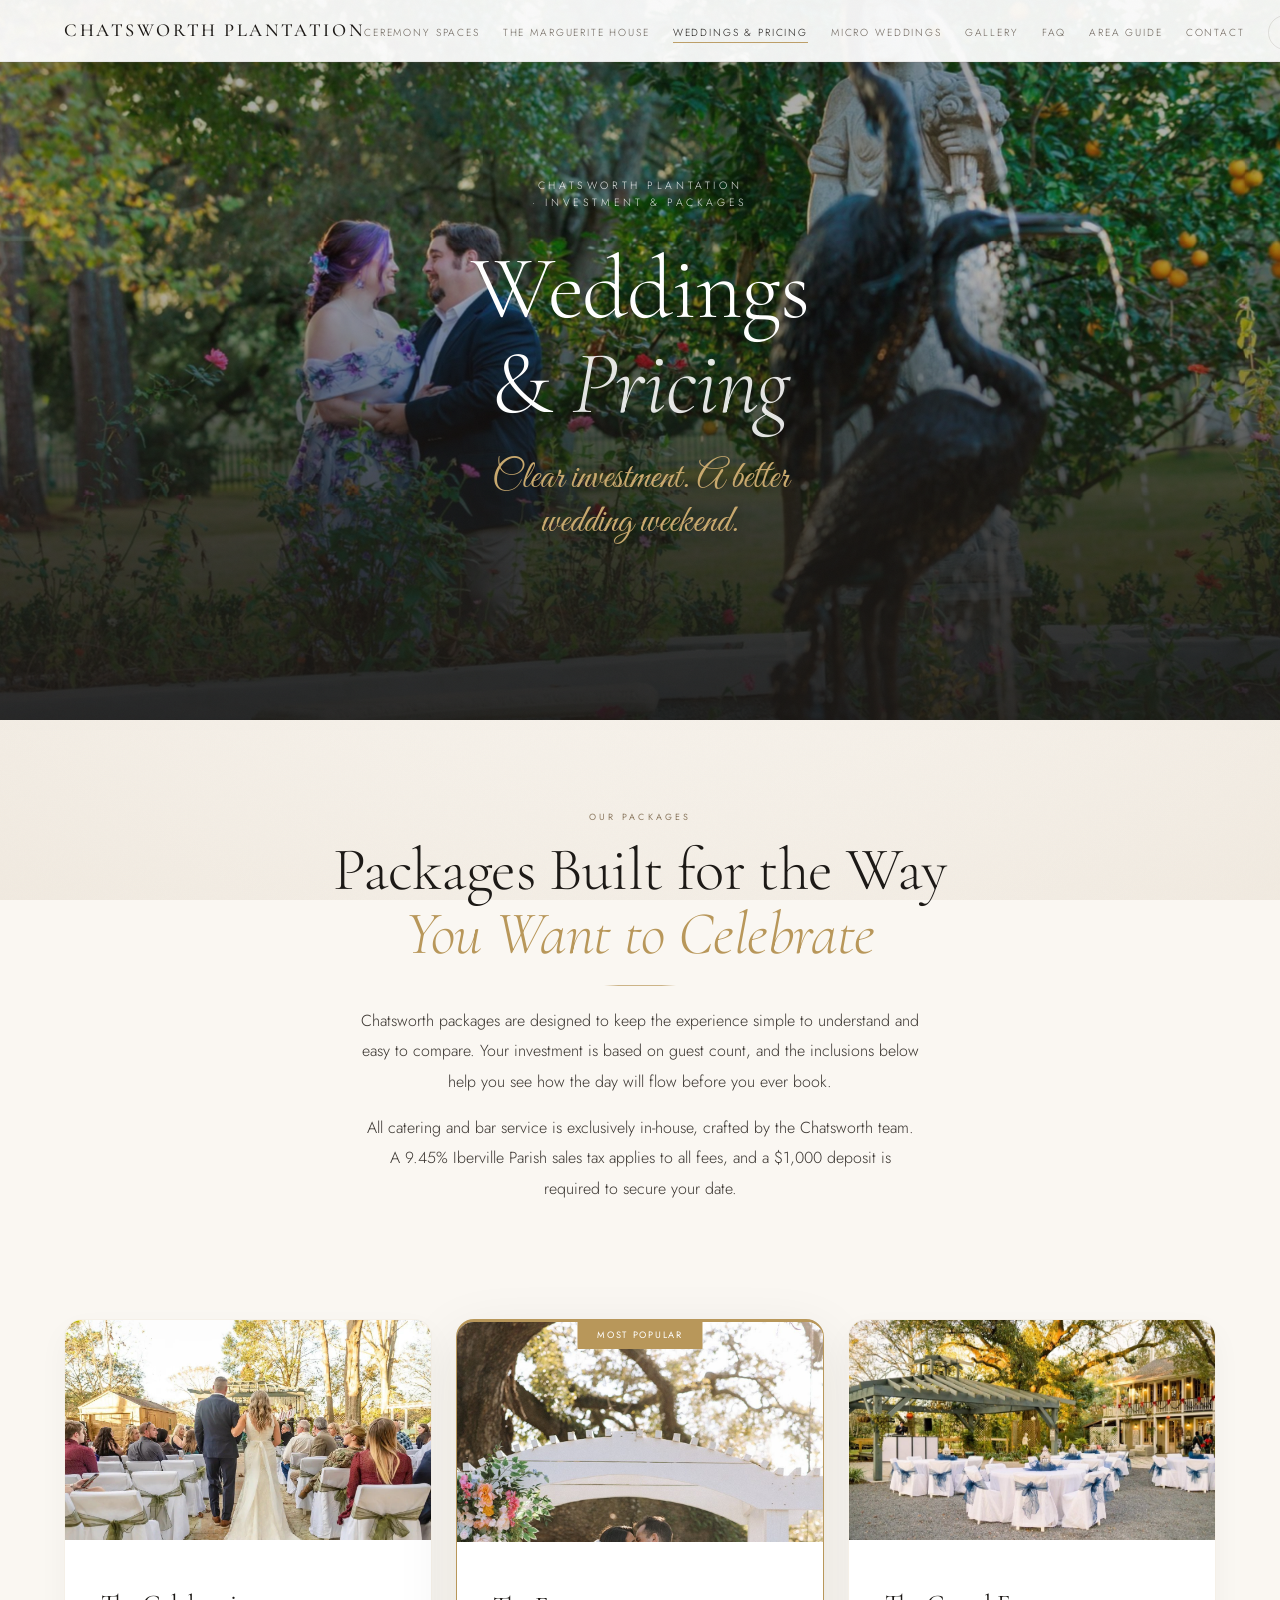
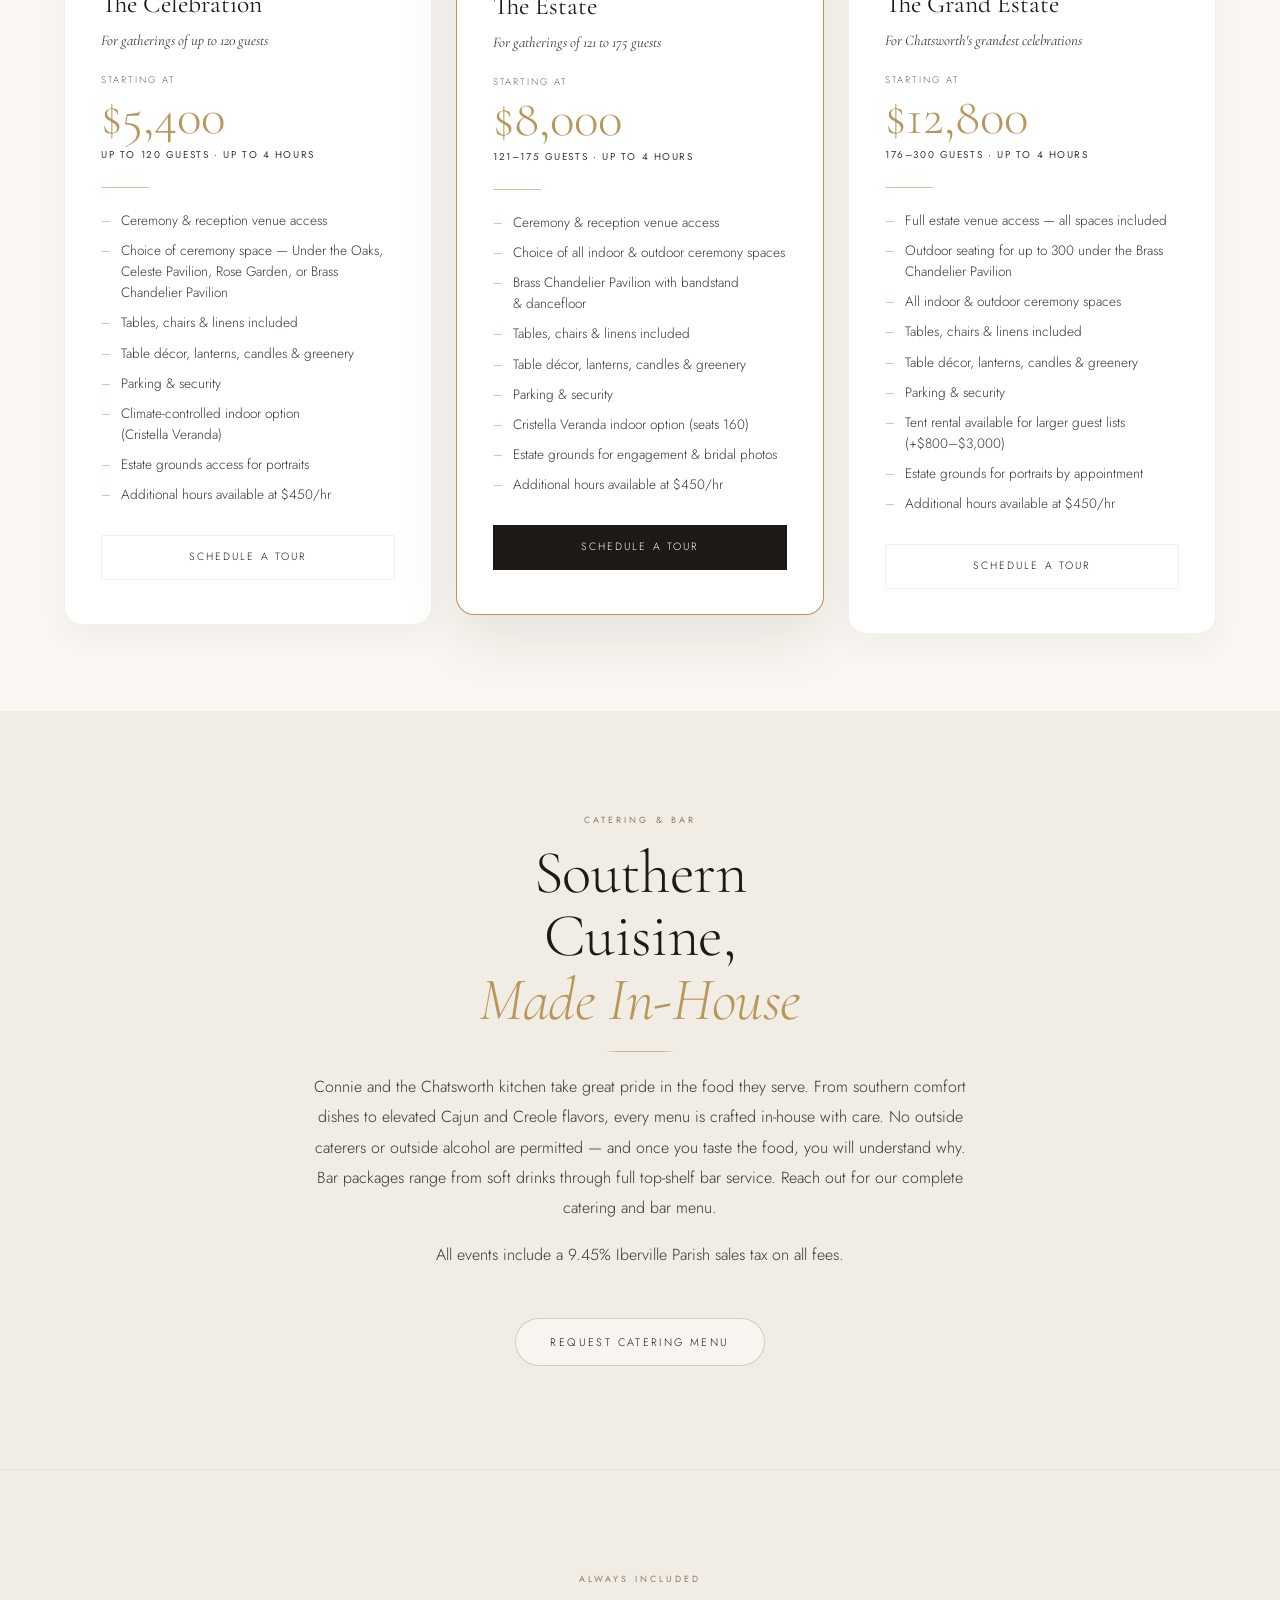
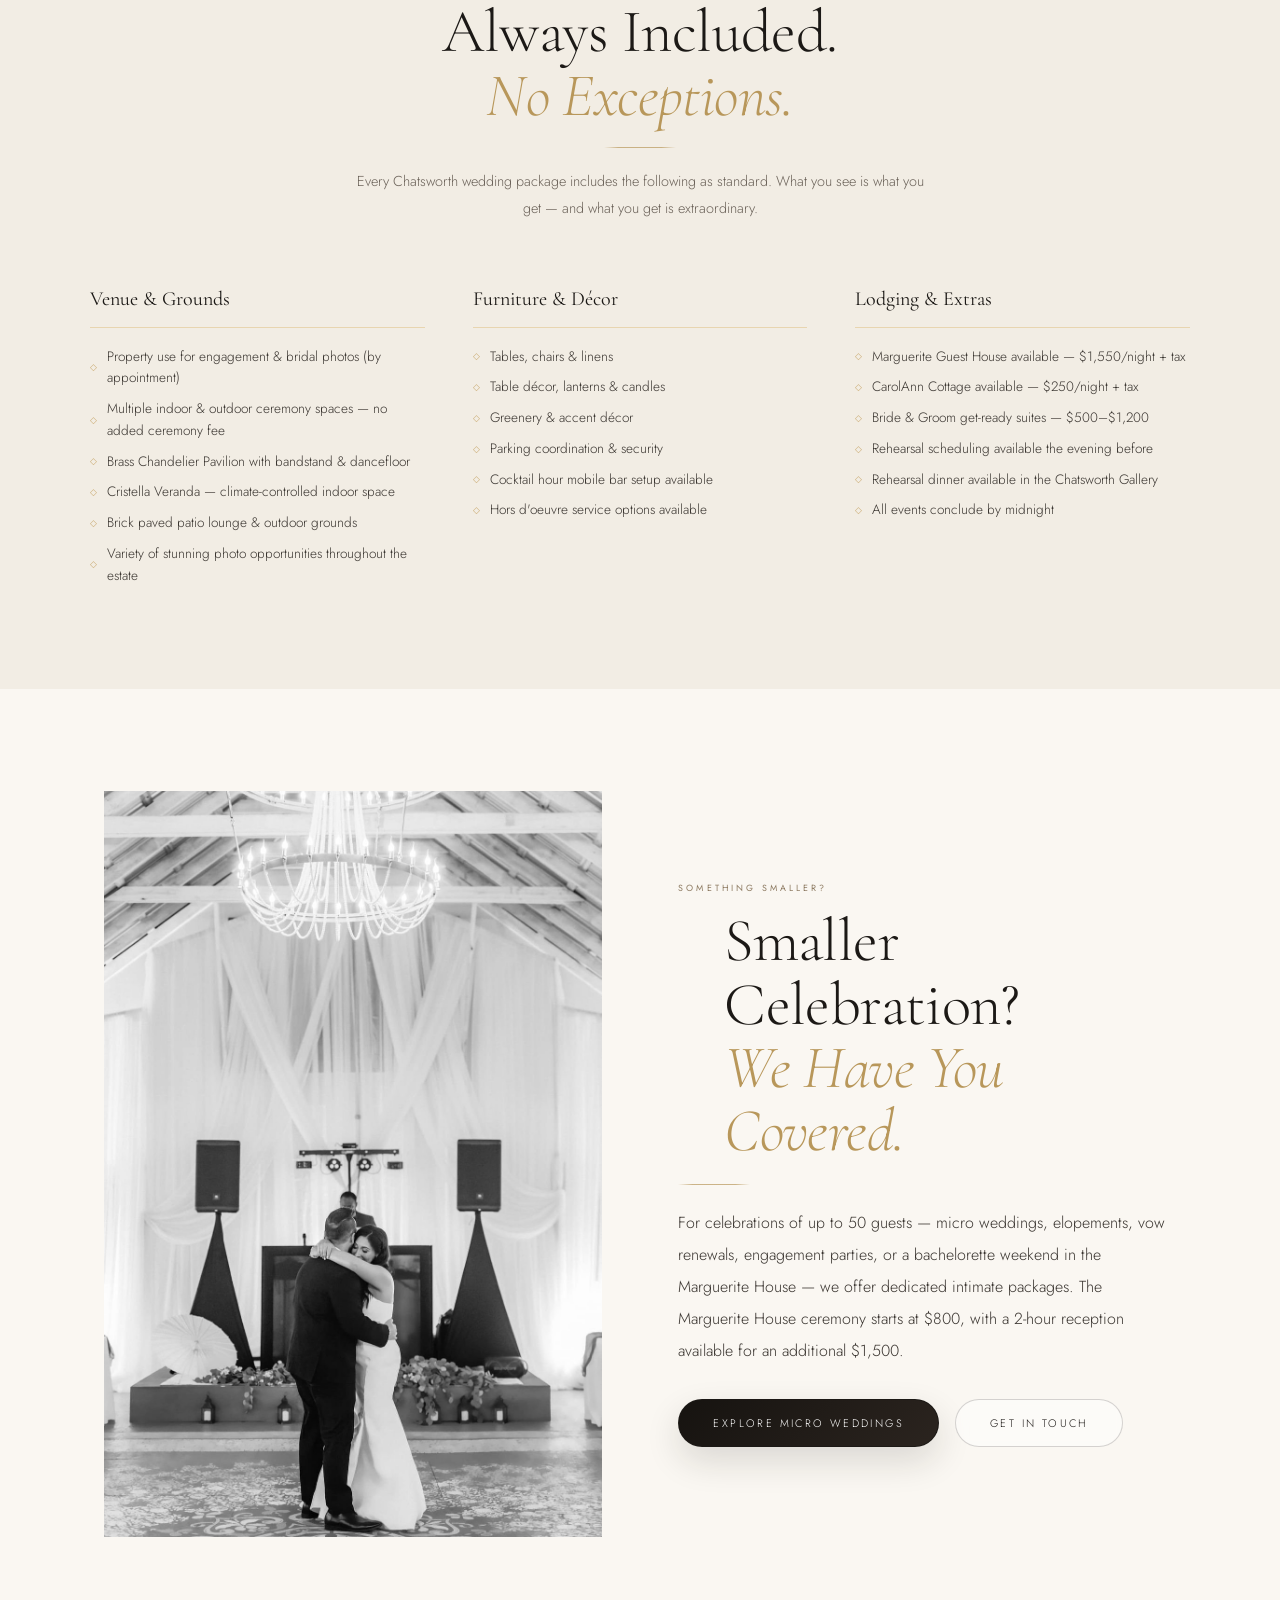
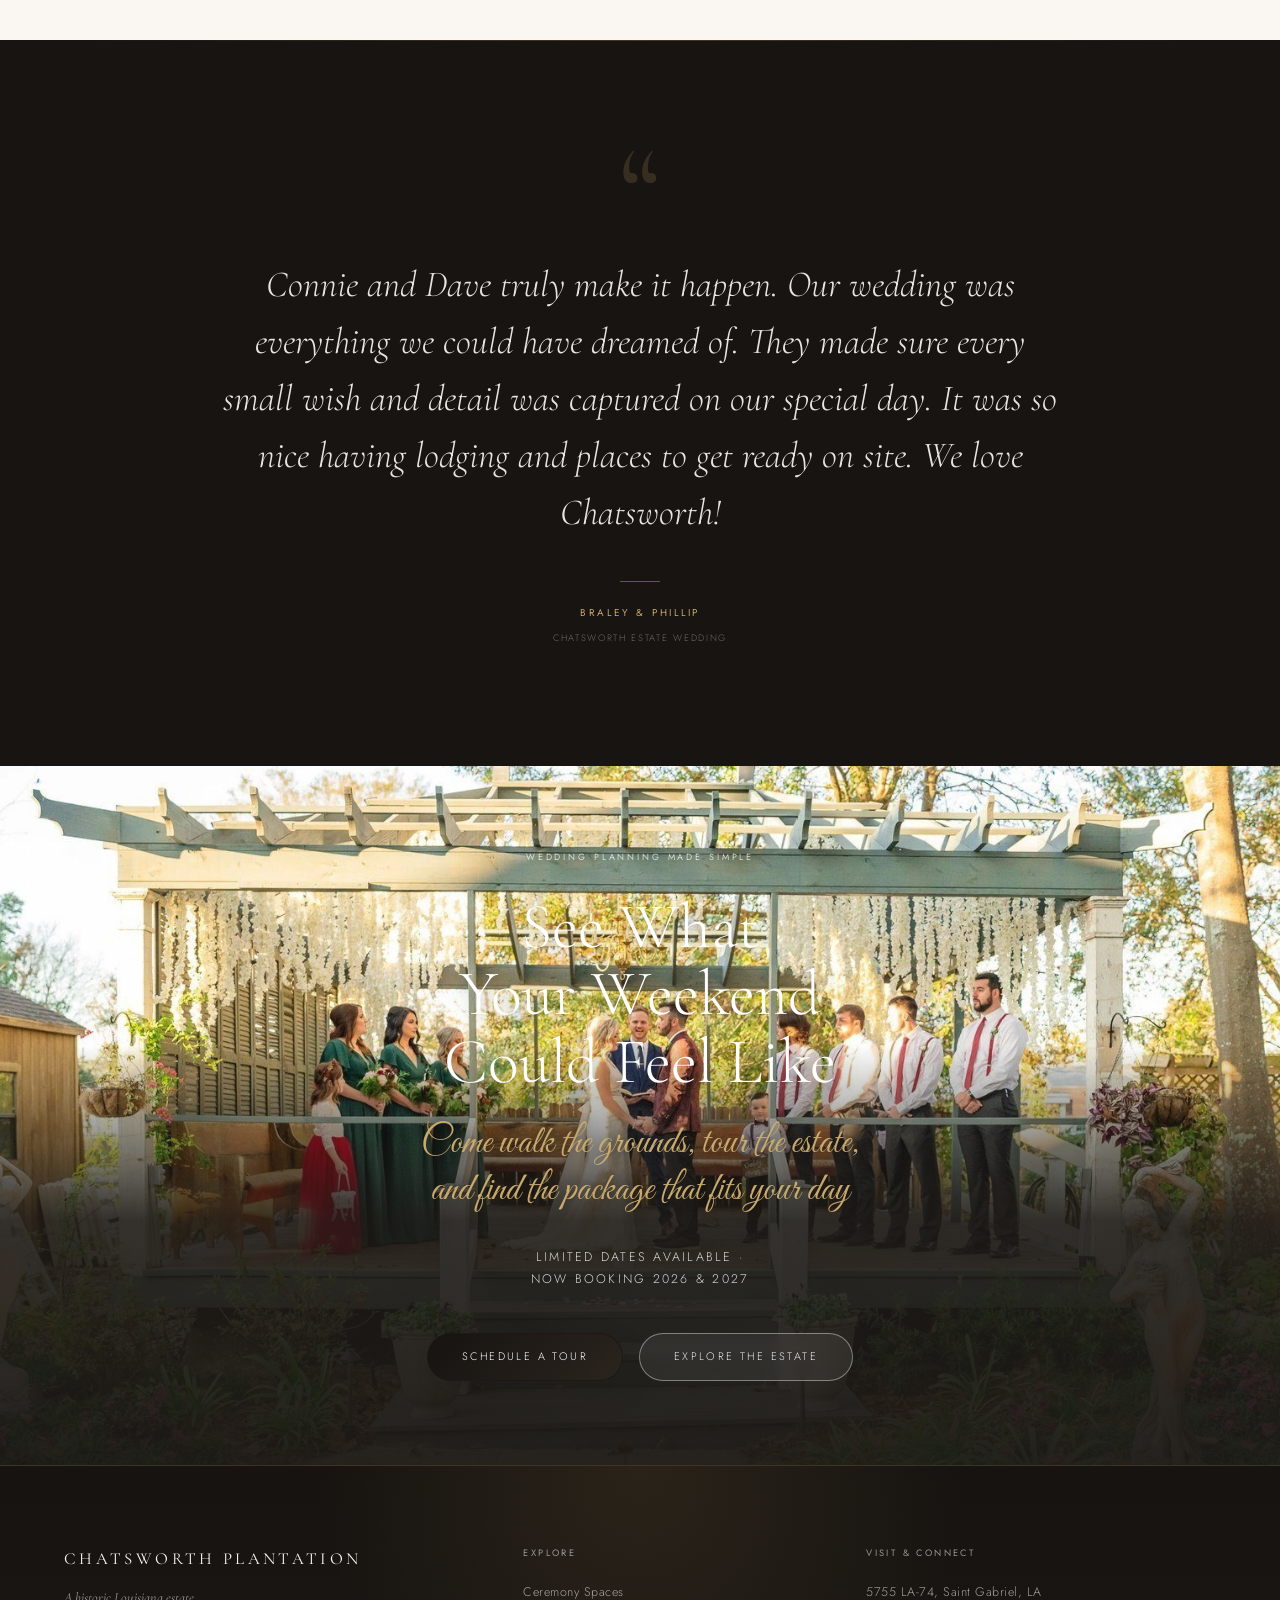
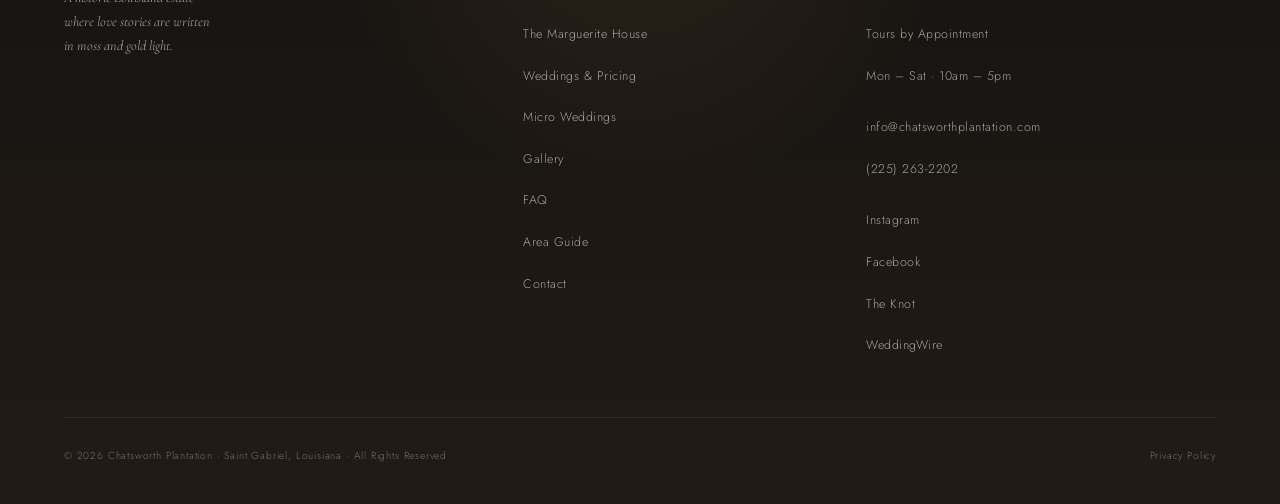
<file: pricing.html>
<!DOCTYPE html>

<html lang="en">
<head>
<!-- Google Fonts -->
<link href="favicon.ico" rel="icon" type="image/x-icon"/>
<link href="favicon-32.png" rel="icon" sizes="32x32" type="image/png"/>
<link href="favicon-128.png" rel="apple-touch-icon"/>
<link href="favicon-32.png" rel="apple-touch-icon"/>
<link href="https://fonts.googleapis.com" rel="preconnect"/>
<link crossorigin="" href="https://fonts.gstatic.com" rel="preconnect"/>
<link href="https://fonts.googleapis.com/css2?family=Cormorant+Garamond:ital,wght@0,300;0,400;0,500;0,600;1,300;1,400;1,500&amp;family=Jost:wght@200;300;400&amp;family=Great+Vibes&amp;display=swap" rel="stylesheet"/>
<!-- Shared Stylesheet -->
<link href="css/style.css" rel="stylesheet"/>
<link href="css/elite.css" rel="stylesheet"/>
<link href="css/inner.css" rel="stylesheet"/>
<meta charset="utf-8"/>
<!-- Performance & Mobile -->
<meta content="#FAF7F2" name="theme-color"/>
<meta content="light" name="color-scheme"/>
<meta content="telephone=no" name="format-detection"/>
<link crossorigin="" href="https://fonts.googleapis.com" rel="preconnect"/>
<link href="https://fonts.gstatic.com" rel="dns-prefetch"/>
<meta content="width=device-width, initial-scale=1.0" name="viewport"/>
<meta content="Wedding packages from $5,400 for up to 300 guests. Venue, tables, linens, and ceremony spaces included. In-house catering and private estate lodging available." name="description"/>
<meta content="wedding venue pricing Louisiana, Chatsworth Plantation pricing, Baton Rouge wedding venue cost, affordable wedding venue Louisiana, all inclusive wedding venue Louisiana, outdoor wedding packages Louisiana" name="keywords"/>
<meta content="Chatsworth Plantation" name="author"/>
<meta content="index, follow" name="robots"/>
<meta content="US-LA" name="geo.region"/>
<meta content="Saint Gabriel, Louisiana" name="geo.placename"/>
<link href="https://chatsworthplantation.com/pricing.html" rel="canonical"/>
<meta content="website" property="og:type"/>
<meta content="Chatsworth Plantation" property="og:site_name"/>
<meta content="https://chatsworthplantation.com/pricing.html" property="og:url"/>
<meta content="Wedding Packages &amp; Pricing | Chatsworth Plantation" property="og:title"/>
<meta content="Chatsworth Plantation wedding packages start at $5,400 for up to 120 guests. Includes venue, tables, linens, decor, and access to all ceremony spaces. Private lodging, in-house catering, and bar service available. Now booking 2026 &amp; 2027." property="og:description"/>
<meta content="https://chatsworthplantation.com/images/Main-Hero.jpg" property="og:image"/>
<meta content="en_US" property="og:locale"/>
<!-- Twitter/X Card -->
<meta content="summary_large_image" name="twitter:card"/>
<meta content="Wedding Packages &amp; Pricing | Chatsworth Plantation, Louisiana" name="twitter:title"/>
<meta content="Intimate elopements to grand estate celebrations for up to 300 guests. Now booking 2026 &amp; 2027 near Baton Rouge, Louisiana." name="twitter:description"/>
<meta content="https://chatsworthplantation.com/images/Main-Hero.jpg" name="twitter:image"/>
<title>Wedding Packages &amp; Pricing | Chatsworth Plantation</title>
<link href="css/pages/pricing.css" rel="stylesheet"/>
<script type="application/ld+json">
      [
        {
          "@context": "https://schema.org",
          "@type": "BreadcrumbList",
          "itemListElement": [
            {
              "@type": "ListItem",
              "position": 1,
              "name": "Home",
              "item": "https://chatsworthplantation.com/"
            },
            {
              "@type": "ListItem",
              "position": 2,
              "name": "Weddings & Pricing",
              "item": "https://chatsworthplantation.com/pricing.html"
            }
          ]
        },
        {
          "@context": "https://schema.org",
          "@type": "WebPage",
          "name": "Wedding Packages & Pricing | Chatsworth Plantation",
          "description": "Chatsworth Plantation wedding packages starting at $5,400. Transparent pricing for celebrations of 50 to 300 guests in Saint Gabriel, Louisiana.",
          "url": "https://chatsworthplantation.com/pricing.html",
          "mainEntity": {
            "@type": "ItemList",
            "name": "Chatsworth Plantation Wedding Packages",
            "itemListElement": [
              {
                "@type": "ListItem",
                "position": 1,
                "name": "The Celebration — Up to 120 Guests",
                "description": "Ceremony and reception venue access for up to 120 guests, up to 4 hours. Includes tables, chairs, linens, decor, and parking. Starting at $5,400."
              },
              {
                "@type": "ListItem",
                "position": 2,
                "name": "The Estate — 121 to 175 Guests",
                "description": "Full estate wedding package for 121 to 175 guests, up to 4 hours. Includes Brass Chandelier Pavilion, bandstand, dancefloor, and all ceremony spaces. $8,000."
              },
              {
                "@type": "ListItem",
                "position": 3,
                "name": "The Grand Estate — 176 to 300 Guests",
                "description": "Complete grand estate package for up to 300 guests. Full venue access, all indoor and outdoor ceremony spaces, outdoor seating for 300. $12,800."
              }
            ]
          }
        }
      ]
    </script>
<script type="application/ld+json">
      {
        "@context": "https://schema.org",
        "@type": "Service",
        "name": "Wedding Venue Packages",
        "provider": {
          "@type": "LocalBusiness",
          "name": "Chatsworth Plantation",
          "url": "https://chatsworthplantation.com"
        },
        "offers": [
          {
            "@type": "Offer",
            "name": "The Celebration — Up to 120 Guests",
            "price": "5400",
            "priceCurrency": "USD",
            "description": "Up to 120 guests, 4 hours, all ceremony spaces, tables, chairs, linens, decor"
          },
          {
            "@type": "Offer",
            "name": "The Estate — 121 to 175 Guests",
            "price": "8000",
            "priceCurrency": "USD",
            "description": "121 to 175 guests, 4 hours, all ceremony spaces, Brass Chandelier Pavilion"
          },
          {
            "@type": "Offer",
            "name": "The Grand Estate — 176 to 300 Guests",
            "price": "12800",
            "priceCurrency": "USD",
            "description": "176 to 300 guests, 4 hours, full estate access, all indoor and outdoor spaces"
          }
        ]
      }
    </script>
<link as="image" fetchpriority="high" href="images/bride-groom.jpg" rel="preload"/>
</head>
<body data-page="pricing">
<a class="skip-link" href="#main-content">Skip to content</a>
<nav aria-label="Main navigation" id="mainNav">
<a class="nav-logo" href="index.html">Chatsworth Plantation</a>
<ul class="nav-links" role="list">
<li><a href="ceremony-spaces.html">Ceremony Spaces</a></li>
<li><a href="marguerite-house.html">The Marguerite House</a></li>
<li><a href="pricing.html">Weddings &amp; Pricing</a></li>
<li><a href="micro-weddings.html">Micro Weddings</a></li>
<li><a href="gallery.html">Gallery</a></li>
<li><a href="faq.html">FAQ</a></li>
<li><a href="area-guide.html">Area Guide</a></li>
<li><a href="contact.html">Contact</a></li>
<li><a class="nav-cta" href="contact.html">Begin Your Story</a></li>
</ul>
<button aria-label="Open menu" class="nav-toggle" id="navToggle">
<span></span><span></span><span></span>
</button>
</nav>
<div class="nav-drawer" id="navDrawer">
<a class="drawer-logo" href="index.html">Chatsworth Plantation</a>
<ul role="list">
<li><a href="index.html">Home</a></li>
<li><a href="ceremony-spaces.html">Ceremony Spaces</a></li>
<li><a href="marguerite-house.html">The Marguerite House</a></li>
<li><a href="pricing.html">Weddings &amp; Pricing</a></li>
<li><a href="micro-weddings.html">Micro Weddings</a></li>
<li><a href="gallery.html">Gallery</a></li>
<li><a href="faq.html">FAQ</a></li>
<li><a href="area-guide.html">Area Guide</a></li>
<li><a href="contact.html">Contact</a></li>
</ul>
<a class="drawer-cta" href="contact.html">Begin Your Story</a>
</div>
<main id="main-content">
<section class="page-hero">
<div class="page-hero-bg"></div>
<div class="page-hero-content">
<span class="page-eyebrow">Chatsworth Plantation · Investment &amp; Packages</span>
<h1 class="page-title">Weddings &amp; <em>Pricing</em></h1>
<span class="page-script">Clear investment. A better wedding weekend.</span>
</div>
</section>
<div class="pricing-intro reveal">
<span class="section-label text-center">Our Packages</span>
<h2 class="section-title text-center">
          Packages Built for the Way<br/><em>You Want to Celebrate</em>
</h2>
<div class="divider-gold"></div>
<p class="section-intro">
          Chatsworth packages are designed to keep the experience simple to understand and easy to compare. Your investment is based on guest count, and the inclusions below help you see how the day will flow before you ever book.
        </p>
<p class="section-intro mt-s">
          All catering and bar service is exclusively in-house, crafted by the
          Chatsworth team. A 9.45% Iberville Parish sales tax applies to all
          fees, and a $1,000 deposit is required to secure your date.
        </p>
</div>
<section class="packages">
<div class="packages-grid">
<div class="pkg-card reveal">
<div class="pkg-card-img">
<img alt="The Celebration at Chatsworth Plantation" decoding="async" height="855" loading="lazy" src="images/ceremony-aisle.jpg" width="1280"/>
</div>
<div class="pkg-body">
<h3 class="pkg-name">The Celebration</h3>
<p class="pkg-tagline">For gatherings of up to 120 guests</p>
<span class="pkg-starting">Starting at</span>
<div class="pkg-price">$5,400</div>
<span class="pkg-price-note">Up to 120 guests · Up to 4 hours</span>
<div class="pkg-divider"></div>
<ul class="pkg-features">
<li>Ceremony &amp; reception venue access</li>
<li>
                  Choice of ceremony space — Under the Oaks, Celeste
                  Pavilion, Rose Garden, or Brass Chandelier Pavilion
                </li>
<li>Tables, chairs &amp; linens included</li>
<li>Table décor, lanterns, candles &amp; greenery</li>
<li>Parking &amp; security</li>
<li>Climate-controlled indoor option (Cristella Veranda)</li>
<li>Estate grounds access for portraits</li>
<li>Additional hours available at $450/hr</li>
</ul>
<a class="pkg-cta" href="contact.html">Schedule a Tour</a>
</div>
</div>
<div class="pkg-card featured reveal">
<div class="pkg-card-img">
<img alt="The Estate Wedding at Chatsworth Plantation" decoding="async" height="1600" loading="lazy" src="images/first-kiss-pergola.jpg" width="1078"/>
</div>
<div class="pkg-badge">Most Popular</div>
<div class="pkg-body">
<h3 class="pkg-name">The Estate</h3>
<p class="pkg-tagline">For gatherings of 121 to 175 guests</p>
<span class="pkg-starting">Starting at</span>
<div class="pkg-price">$8,000</div>
<span class="pkg-price-note">121–175 guests · Up to 4 hours</span>
<div class="pkg-divider"></div>
<ul class="pkg-features">
<li>Ceremony &amp; reception venue access</li>
<li>Choice of all indoor &amp; outdoor ceremony spaces</li>
<li>
                  Brass Chandelier Pavilion with bandstand &amp; dancefloor
                </li>
<li>Tables, chairs &amp; linens included</li>
<li>Table décor, lanterns, candles &amp; greenery</li>
<li>Parking &amp; security</li>
<li>Cristella Veranda indoor option (seats 160)</li>
<li>Estate grounds for engagement &amp; bridal photos</li>
<li>Additional hours available at $450/hr</li>
</ul>
<a class="pkg-cta" href="contact.html">Schedule a Tour</a>
</div>
</div>
<div class="pkg-card reveal">
<div class="pkg-card-img">
<img alt="The Grand Estate at Chatsworth Plantation" decoding="async" height="1188" loading="lazy" src="images/brass-chandelier-pavilion-night.jpg" width="1782"/>
</div>
<div class="pkg-body">
<h3 class="pkg-name">The Grand Estate</h3>
<p class="pkg-tagline">For Chatsworth's grandest celebrations</p>
<span class="pkg-starting">Starting at</span>
<div class="pkg-price">$12,800</div>
<span class="pkg-price-note">176–300 guests · Up to 4 hours</span>
<div class="pkg-divider"></div>
<ul class="pkg-features">
<li>Full estate venue access — all spaces included</li>
<li>
                  Outdoor seating for up to 300 under the Brass Chandelier
                  Pavilion
                </li>
<li>All indoor &amp; outdoor ceremony spaces</li>
<li>Tables, chairs &amp; linens included</li>
<li>Table décor, lanterns, candles &amp; greenery</li>
<li>Parking &amp; security</li>
<li>
                  Tent rental available for larger guest lists (+$800–$3,000)
                </li>
<li>Estate grounds for portraits by appointment</li>
<li>Additional hours available at $450/hr</li>
</ul>
<a class="pkg-cta" href="contact.html">Schedule a Tour</a>
</div>
</div>
</div>
</section>
<!-- CATERING & BAR NOTE -->
<section class="inner-section-alt text-center">
<div class="section-constrained">
<span class="section-label">Catering &amp; Bar</span>
<h2 class="section-title">
            Southern Cuisine,<br/><em>Made In-House</em>
</h2>
<div class="divider-gold"></div>
<p class="section-intro">
            Connie and the Chatsworth kitchen take great pride in the food they
            serve. From southern comfort dishes to elevated Cajun and Creole
            flavors, every menu is crafted in-house with care. No outside
            caterers or outside alcohol are permitted — and once you taste
            the food, you will understand why. Bar packages range from soft
            drinks through full top-shelf bar service. Reach out for our
            complete catering and bar menu.
          </p>
<p class="section-intro mt-s">
            All events include a 9.45% Iberville Parish sales tax on all fees.
          </p>
<a class="btn-outline mt-l" href="contact.html">Request Catering Menu</a>
</div>
</section>
<!-- WHAT'S ALWAYS INCLUDED -->
<section class="inclusions">
<div class="inclusions-inner">
<div class="inclusions-header reveal">
<span class="section-label">Always Included</span>
<h2 class="section-title">
              Always Included.<br/><em>No Exceptions.</em>
</h2>
<div class="divider-gold"></div>
<p class="section-lead">
              Every Chatsworth wedding package includes the following as
              standard. What you see is what you get — and what you get is
              extraordinary.
            </p>
</div>
<div class="inclusions-grid">
<div class="inclusion-group reveal">
<h3>Venue &amp; Grounds</h3>
<ul class="inclusion-list">
<li>
                  Property use for engagement &amp; bridal photos (by
                  appointment)
                </li>
<li>
                  Multiple indoor &amp; outdoor ceremony spaces — no added
                  ceremony fee
                </li>
<li>
                  Brass Chandelier Pavilion with bandstand &amp; dancefloor
                </li>
<li>
                  Cristella Veranda — climate-controlled indoor space
                </li>
<li>Brick paved patio lounge &amp; outdoor grounds</li>
<li>
                  Variety of stunning photo opportunities throughout the estate
                </li>
</ul>
</div>
<div class="inclusion-group reveal">
<h3>Furniture &amp; Décor</h3>
<ul class="inclusion-list">
<li>Tables, chairs &amp; linens</li>
<li>Table décor, lanterns &amp; candles</li>
<li>Greenery &amp; accent décor</li>
<li>Parking coordination &amp; security</li>
<li>Cocktail hour mobile bar setup available</li>
<li>Hors d'oeuvre service options available</li>
</ul>
</div>
<div class="inclusion-group reveal">
<h3>Lodging &amp; Extras</h3>
<ul class="inclusion-list">
<li>
                  Marguerite Guest House available — $1,550/night + tax
                </li>
<li>CarolAnn Cottage available — $250/night + tax</li>
<li>Bride &amp; Groom get-ready suites — $500–$1,200</li>
<li>Rehearsal scheduling available the evening before</li>
<li>Rehearsal dinner available in the Chatsworth Gallery</li>
<li>All events conclude by midnight</li>
</ul>
</div>
</div>
</div>
</section>
<!-- MICRO WEDDINGS CALLOUT -->
<section>
<div class="micro-section">
<div class="micro-image reveal">
<img alt="The Marguerite House at Chatsworth" decoding="async" height="1600" loading="lazy" src="images/cristella-veranda-exterior.jpg" width="1067"/>
</div>
<div class="micro-content reveal">
<span class="section-label">Something Smaller?</span>
<h2 class="section-title">
              Smaller Celebration?<br/><em>We Have You Covered.</em>
</h2>
<div class="divider-gold divider-inline"></div>
<p class="body-copy">
              For celebrations of up to 50 guests — micro weddings,
              elopements, vow renewals, engagement parties, or a bachelorette
              weekend in the Marguerite House — we offer dedicated
              intimate packages. The Marguerite House ceremony starts at $800,
              with a 2-hour reception available for an additional $1,500.
            </p>
<div class="d-flex flex-wrap gap-s">
<a class="btn-primary" href="micro-weddings.html">Explore Micro Weddings</a>
<a class="btn-outline" href="contact.html">Get in Touch</a>
</div>
</div>
</div>
</section>
<div class="feature-quote reveal">
<span class="feature-quote-mark">“</span>
<p class="feature-quote-text">
          Connie and Dave truly make it happen. Our wedding was everything we
          could have dreamed of. They made sure every small wish and detail was
          captured on our special day. It was so nice having lodging and places
          to get ready on site. We love Chatsworth!
        </p>
<span class="feature-quote-attr">Braley &amp; Phillip</span>
<span class="feature-quote-detail">Chatsworth Estate Wedding</span>
</div>
<section class="cta-band" style='
          background:
            linear-gradient(
              to bottom,
              transparent 0%,
              transparent 40%,
              rgba(28, 25, 22, 0.88) 65%,
              rgba(28, 25, 22, 0.95) 100%
            ),
            url("images/ceremony-pergola.jpg") center / cover
              no-repeat;
          min-height: 72vh;
          display: flex;
          align-items: flex-end;
          justify-content: center;
          padding: 0;
        '>
<div class="cta-band-inner">
<span class="section-label cta-band-label">Wedding Planning Made Simple</span>
<h2 class="cta-title">See What Your Weekend<br/>Could Feel Like</h2>
<span class="cta-script">Come walk the grounds, tour the estate, and find the package that fits your day</span>
<p class="cta-sub">
            Limited dates available · Now booking 2026 &amp; 2027
          </p>
<div class="cta-band-btns">
<a class="btn-primary" href="contact.html">Schedule a Tour</a>
<a class="btn-ghost" href="gallery.html">Explore the Estate</a>
</div>
</div>
</section>
</main>
<footer aria-label="Site footer">
<div class="footer-top">
<div>
<a class="footer-brand-name" href="index.html">Chatsworth Plantation</a>
<p class="footer-tagline">
            A historic Louisiana estate<br/>where love stories are written<br/>in
            moss and gold light.
          </p>
</div>
<div>
<p class="footer-col-title">Explore</p>
<ul class="footer-links" role="list">
<li><a href="ceremony-spaces.html">Ceremony Spaces</a></li>
<li><a href="marguerite-house.html">The Marguerite House</a></li>
<li><a href="pricing.html">Weddings &amp; Pricing</a></li>
<li><a href="micro-weddings.html">Micro Weddings</a></li>
<li><a href="gallery.html">Gallery</a></li>
<li><a href="faq.html">FAQ</a></li>
<li><a href="area-guide.html">Area Guide</a></li>
<li><a href="contact.html">Contact</a></li>
</ul>
</div>
<div>
<p class="footer-col-title">Visit &amp; Connect</p>
<ul class="footer-links" role="list">
<li>
<a href="https://maps.google.com/?q=5755+LA-74+Saint+Gabriel+LA" rel="noopener noreferrer" target="_blank">5755 LA-74, Saint Gabriel, LA</a>
</li>
<li><a href="contact.html">Tours by Appointment</a></li>
<li>
<a href="contact.html">Mon – Sat · 10am – 5pm</a>
</li>
<li style="margin-top: 16px">
<a href="mailto:info@chatsworthplantation.com">info@chatsworthplantation.com</a>
</li>
<li><a href="tel:+12252632202">(225) 263-2202</a></li>
<li style="margin-top: 16px">
<a href="https://www.instagram.com/Chatsworth_plantation" rel="noopener noreferrer" target="_blank">Instagram</a>
</li>
<li>
<a href="https://www.facebook.com/ChatsworthPlantation/" rel="noopener noreferrer" target="_blank">Facebook</a>
</li>
<li>
<a href="https://www.theknot.com/marketplace/chatsworth-plantation-saint-gabriel-la-2071399" rel="noopener noreferrer" target="_blank">The Knot</a>
</li>
<li>
<a href="https://www.weddingwire.com/biz/chatsworth-plantation/df53c68511048fea.html" rel="noopener noreferrer" target="_blank">WeddingWire</a>
</li>
</ul>
</div>
</div>
<div class="footer-bottom">
<p class="footer-copy">
          © 2026 Chatsworth Plantation · Saint Gabriel, Louisiana
          · All Rights Reserved
        </p>
<a class="footer-copy" href="privacy-policy.html">Privacy Policy</a>
</div>
</footer>
<script defer="" src="js/analytics.js"></script>
<script defer="" src="js/main.js"></script>
</body>
</html>
</file>
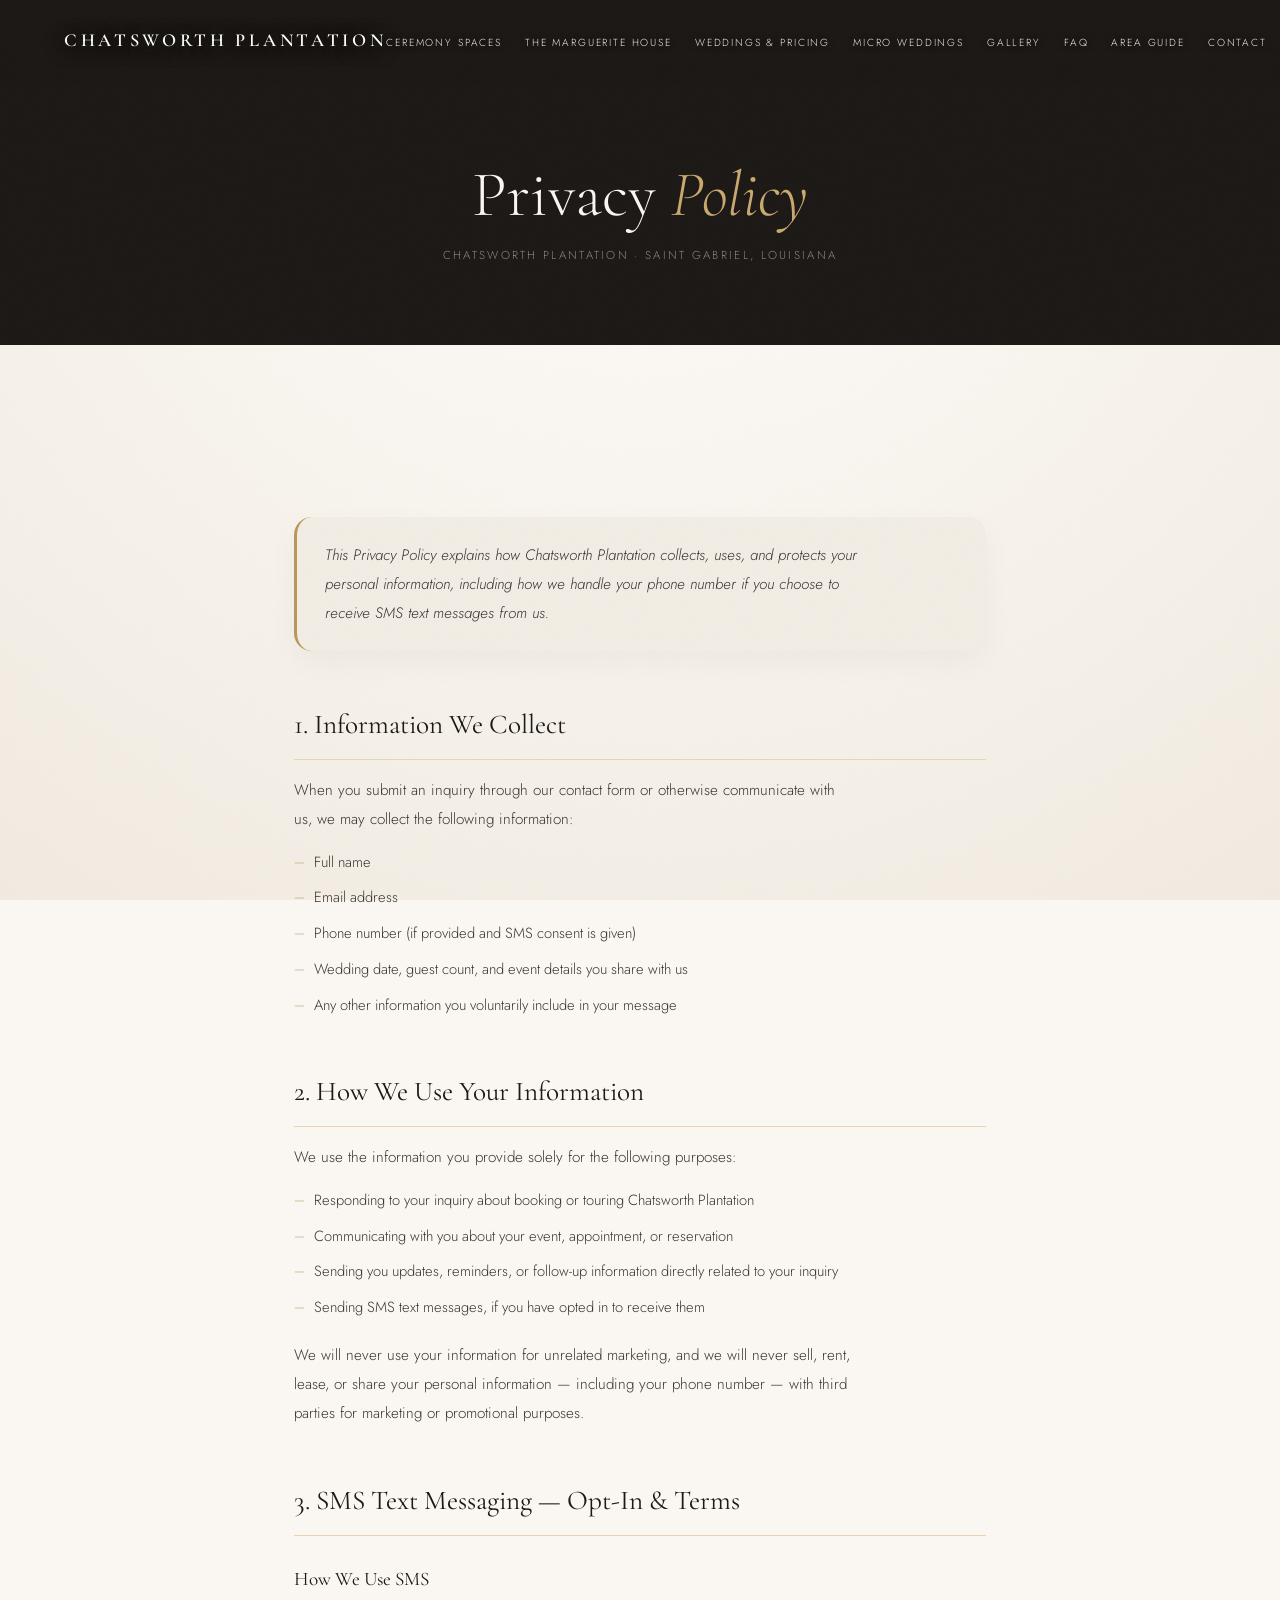
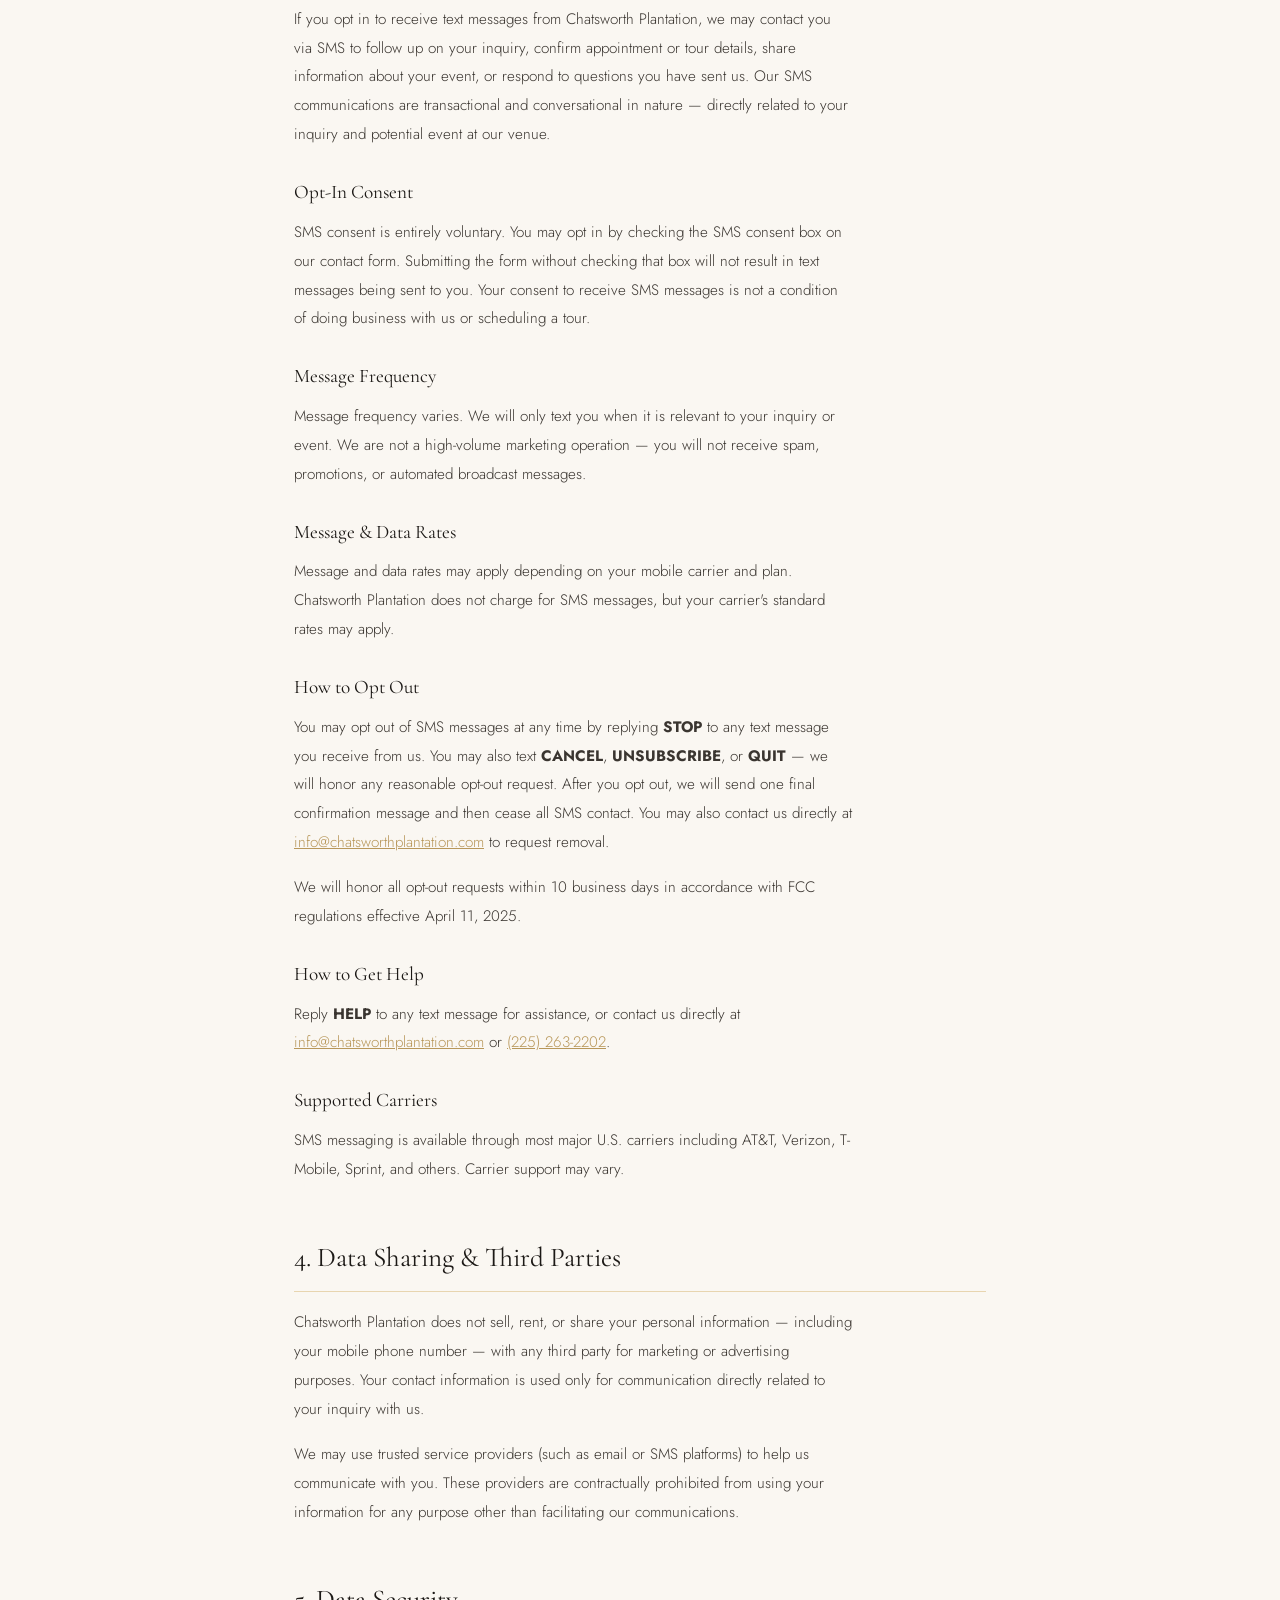
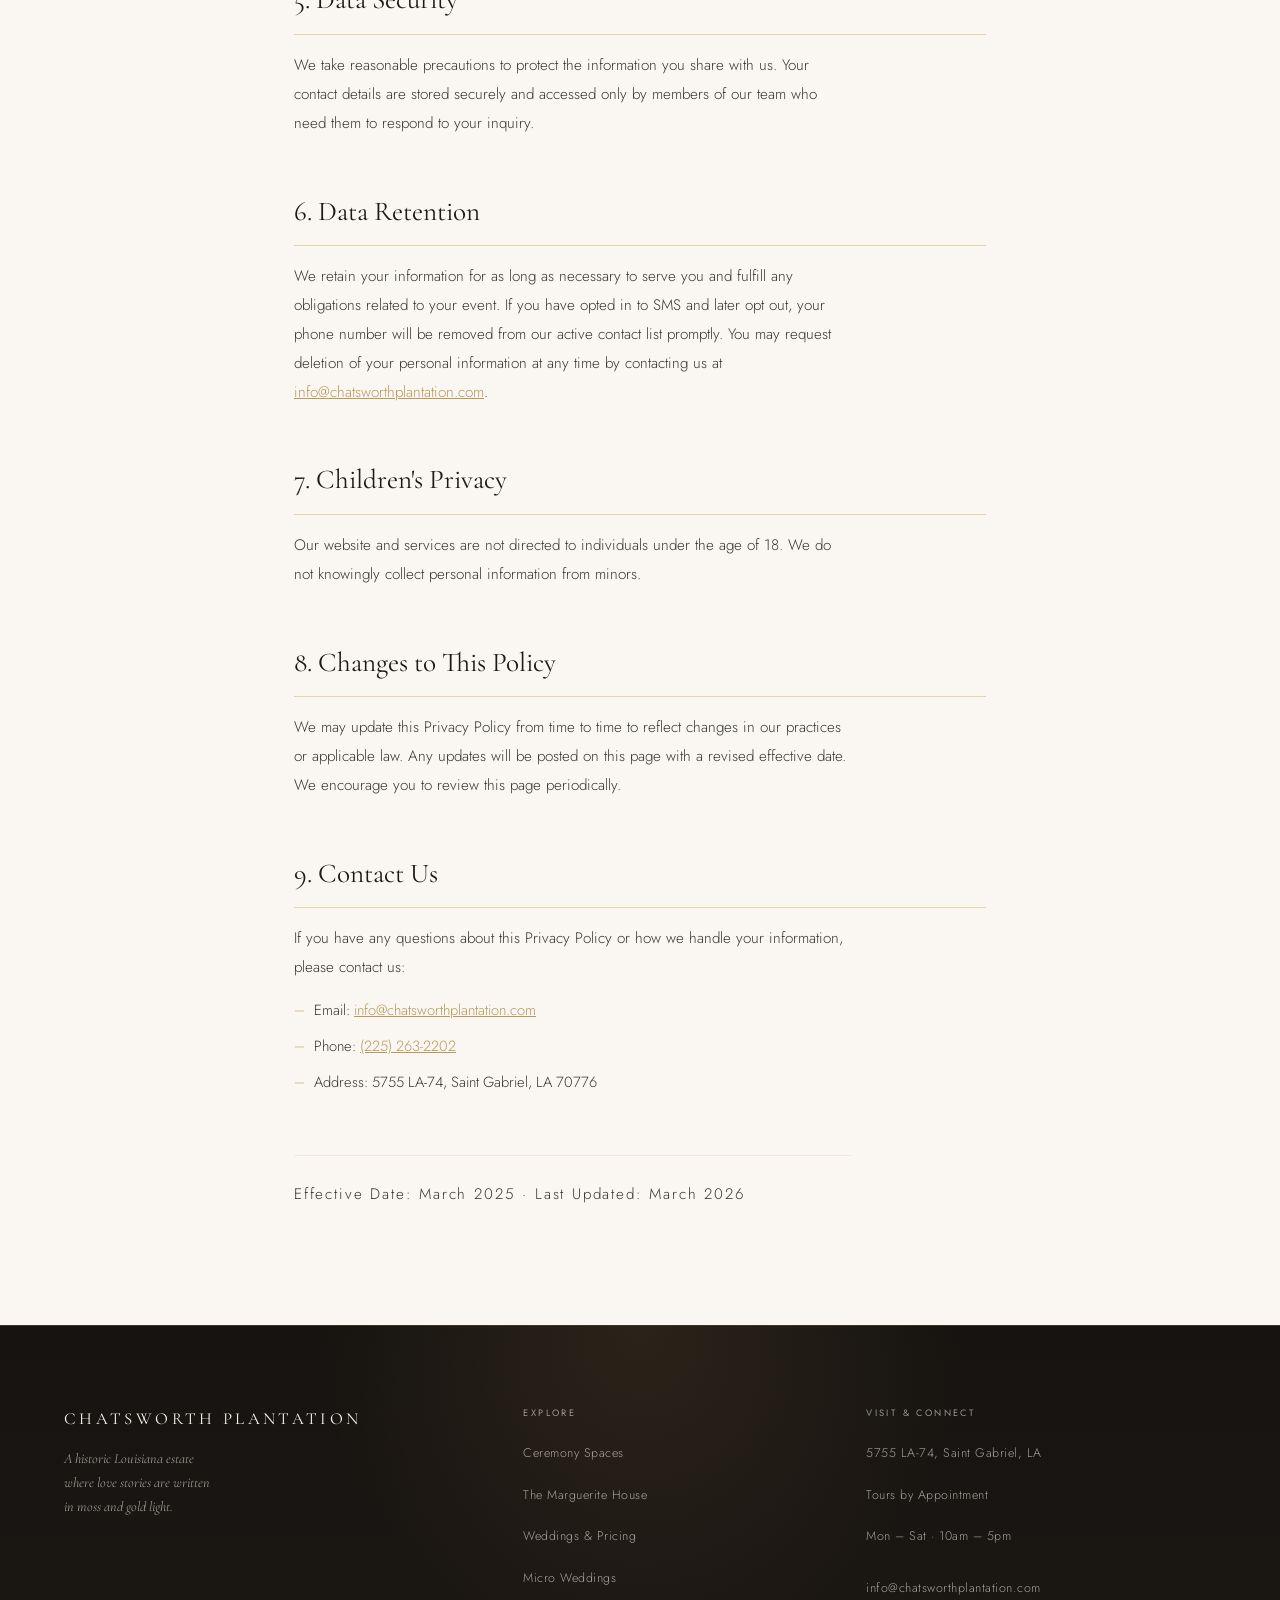
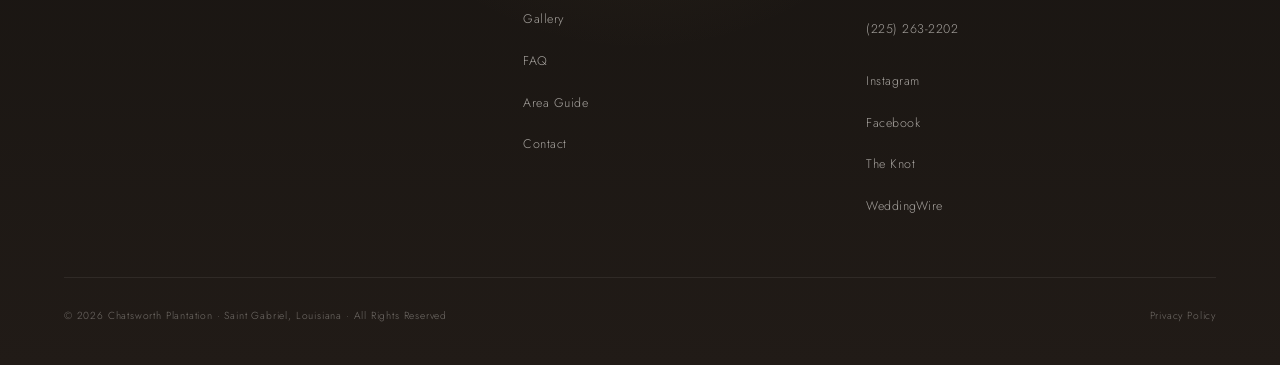
<file: privacy-policy.html>
<!DOCTYPE html>

<html lang="en">
<head>
<meta charset="utf-8"/>
<meta content="light" name="color-scheme"/>
<meta content="width=device-width, initial-scale=1.0" name="viewport"/>
<title>Privacy Policy | Chatsworth Plantation</title>
<meta content="Privacy Policy for Chatsworth Plantation, including SMS text messaging terms and conditions." name="description"/>
<meta content="noindex, follow" name="robots"/>
<link href="favicon.ico" rel="icon" type="image/x-icon"/>
<link href="favicon-32.png" rel="icon" sizes="32x32" type="image/png"/>
<link href="favicon-128.png" rel="apple-touch-icon"/>
<link href="favicon-32.png" rel="apple-touch-icon"/>
<link href="https://fonts.googleapis.com" rel="preconnect"/>
<link crossorigin="" href="https://fonts.gstatic.com" rel="preconnect"/>
<link href="https://fonts.googleapis.com/css2?family=Cormorant+Garamond:ital,wght@0,300;0,400;0,500;1,300;1,400&amp;family=Jost:wght@200;300;400&amp;family=Great+Vibes&amp;display=swap" rel="stylesheet"/>
<link href="css/style.css" rel="stylesheet"/>
<link href="css/inner.css" rel="stylesheet"/>
<link href="css/pages/privacy-policy.css" rel="stylesheet"/>
<link href="https://chatsworthplantation.com/privacy-policy.html" rel="canonical"/>
<meta content="Privacy Policy | Chatsworth Plantation" property="og:title"/>
<meta content="Privacy policy for Chatsworth Plantation — a historic wedding venue in Saint Gabriel, Louisiana." property="og:description"/>
<meta content="https://chatsworthplantation.com/privacy-policy.html" property="og:url"/>
<meta content="website" property="og:type"/>
</head>
<body data-page="privacy-policy">
<a class="skip-link" href="#main-content">Skip to content</a>
<nav aria-label="Main navigation" id="mainNav">
<a class="nav-logo" href="index.html">Chatsworth Plantation</a>
<ul class="nav-links" role="list">
<li><a href="ceremony-spaces.html">Ceremony Spaces</a></li>
<li><a href="marguerite-house.html">The Marguerite House</a></li>
<li><a href="pricing.html">Weddings &amp; Pricing</a></li>
<li><a href="micro-weddings.html">Micro Weddings</a></li>
<li><a href="gallery.html">Gallery</a></li>
<li><a href="faq.html">FAQ</a></li>
<li><a href="area-guide.html">Area Guide</a></li>
<li><a href="contact.html">Contact</a></li>
<li><a class="nav-cta" href="contact.html">Begin Your Story</a></li>
</ul>
<button aria-label="Open menu" class="nav-toggle" id="navToggle">
<span></span><span></span><span></span>
</button>
</nav>
<div class="nav-drawer" id="navDrawer">
<a class="drawer-logo" href="index.html">Chatsworth Plantation</a>
<ul role="list">
<li><a href="index.html">Home</a></li>
<li><a href="ceremony-spaces.html">Ceremony Spaces</a></li>
<li><a href="marguerite-house.html">The Marguerite House</a></li>
<li><a href="pricing.html">Weddings &amp; Pricing</a></li>
<li><a href="micro-weddings.html">Micro Weddings</a></li>
<li><a href="gallery.html">Gallery</a></li>
<li><a href="faq.html">FAQ</a></li>
<li><a href="area-guide.html">Area Guide</a></li>
<li><a href="contact.html">Contact</a></li>
</ul>
<a class="drawer-cta" href="contact.html">Begin Your Story</a>
</div>
<main id="main-content">
<div class="policy-hero">
<h1>Privacy <em>Policy</em></h1>
<p>Chatsworth Plantation · Saint Gabriel, Louisiana</p>
</div>
<div class="policy-body">
<div class="policy-highlight">
<p>
            This Privacy Policy explains how Chatsworth Plantation collects,
            uses, and protects your personal information, including how we
            handle your phone number if you choose to receive SMS text messages
            from us.
          </p>
</div>
<h2>1. Information We Collect</h2>
<p>
          When you submit an inquiry through our contact form or otherwise
          communicate with us, we may collect the following information:
        </p>
<ul>
<li>Full name</li>
<li>Email address</li>
<li>Phone number (if provided and SMS consent is given)</li>
<li>
            Wedding date, guest count, and event details you share with us
          </li>
<li>Any other information you voluntarily include in your message</li>
</ul>
<h2>2. How We Use Your Information</h2>
<p>
          We use the information you provide solely for the following purposes:
        </p>
<ul>
<li>
            Responding to your inquiry about booking or touring Chatsworth
            Plantation
          </li>
<li>
            Communicating with you about your event, appointment, or reservation
          </li>
<li>
            Sending you updates, reminders, or follow-up information directly
            related to your inquiry
          </li>
<li>
            Sending SMS text messages, if you have opted in to receive them
          </li>
</ul>
<p>
          We will never use your information for unrelated marketing, and we
          will never sell, rent, lease, or share your personal information —
          including your phone number — with third parties for marketing or
          promotional purposes.
        </p>
<h2>3. SMS Text Messaging — Opt-In &amp; Terms</h2>
<h3>How We Use SMS</h3>
<p>
          If you opt in to receive text messages from Chatsworth Plantation, we
          may contact you via SMS to follow up on your inquiry, confirm
          appointment or tour details, share information about your event, or
          respond to questions you have sent us. Our SMS communications are
          transactional and conversational in nature — directly related to your
          inquiry and potential event at our venue.
        </p>
<h3>Opt-In Consent</h3>
<p>
          SMS consent is entirely voluntary. You may opt in by checking the SMS
          consent box on our contact form. Submitting the form without checking
          that box will not result in text messages being sent to you. Your
          consent to receive SMS messages is not a condition of doing business
          with us or scheduling a tour.
        </p>
<h3>Message Frequency</h3>
<p>
          Message frequency varies. We will only text you when it is relevant to
          your inquiry or event. We are not a high-volume marketing operation —
          you will not receive spam, promotions, or automated broadcast
          messages.
        </p>
<h3>Message &amp; Data Rates</h3>
<p>
          Message and data rates may apply depending on your mobile carrier and
          plan. Chatsworth Plantation does not charge for SMS messages, but your
          carrier's standard rates may apply.
        </p>
<h3>How to Opt Out</h3>
<p>
          You may opt out of SMS messages at any time by replying
          <strong>STOP</strong> to any text message you receive from us. You may
          also text <strong>CANCEL</strong>, <strong>UNSUBSCRIBE</strong>, or
          <strong>QUIT</strong> — we will honor any reasonable opt-out request.
          After you opt out, we will send one final confirmation message and
          then cease all SMS contact. You may also contact us directly at
          <a href="mailto:info@chatsworthplantation.com">info@chatsworthplantation.com</a>
          to request removal.
        </p>
<p>
          We will honor all opt-out requests within 10 business days in
          accordance with FCC regulations effective April 11, 2025.
        </p>
<h3>How to Get Help</h3>
<p>
          Reply <strong>HELP</strong> to any text message for assistance, or
          contact us directly at
          <a href="mailto:info@chatsworthplantation.com">info@chatsworthplantation.com</a>
          or <a href="tel:+1(225) 263-2202">(225) 263-2202</a>.
        </p>
<h3>Supported Carriers</h3>
<p>
          SMS messaging is available through most major U.S. carriers including
          AT&amp;T, Verizon, T-Mobile, Sprint, and others. Carrier support may
          vary.
        </p>
<h2>4. Data Sharing &amp; Third Parties</h2>
<p>
          Chatsworth Plantation does not sell, rent, or share your personal
          information — including your mobile phone number — with any third
          party for marketing or advertising purposes. Your contact information
          is used only for communication directly related to your inquiry with
          us.
        </p>
<p>
          We may use trusted service providers (such as email or SMS platforms)
          to help us communicate with you. These providers are contractually
          prohibited from using your information for any purpose other than
          facilitating our communications.
        </p>
<h2>5. Data Security</h2>
<p>
          We take reasonable precautions to protect the information you share
          with us. Your contact details are stored securely and accessed only by
          members of our team who need them to respond to your inquiry.
        </p>
<h2>6. Data Retention</h2>
<p>
          We retain your information for as long as necessary to serve you and
          fulfill any obligations related to your event. If you have opted in to
          SMS and later opt out, your phone number will be removed from our
          active contact list promptly. You may request deletion of your
          personal information at any time by contacting us at
          <a href="mailto:info@chatsworthplantation.com">info@chatsworthplantation.com</a>.
        </p>
<h2>7. Children's Privacy</h2>
<p>
          Our website and services are not directed to individuals under the age
          of 18. We do not knowingly collect personal information from minors.
        </p>
<h2>8. Changes to This Policy</h2>
<p>
          We may update this Privacy Policy from time to time to reflect changes
          in our practices or applicable law. Any updates will be posted on this
          page with a revised effective date. We encourage you to review this
          page periodically.
        </p>
<h2>9. Contact Us</h2>
<p>
          If you have any questions about this Privacy Policy or how we handle
          your information, please contact us:
        </p>
<ul>
<li>
            Email:
            <a href="mailto:info@chatsworthplantation.com">info@chatsworthplantation.com</a>
</li>
<li>Phone: <a href="tel:+1(225) 263-2202">(225) 263-2202</a></li>
<li>Address: 5755 LA-74, Saint Gabriel, LA 70776</li>
</ul>
<p class="policy-updated">
          Effective Date: March 2025 · Last Updated: March 2026
        </p>
</div>
</main>
<footer aria-label="Site footer">
<div class="footer-top">
<div>
<a class="footer-brand-name" href="index.html">Chatsworth Plantation</a>
<p class="footer-tagline">
            A historic Louisiana estate<br/>where love stories are written<br/>in
            moss and gold light.
          </p>
</div>
<div>
<p class="footer-col-title">Explore</p>
<ul class="footer-links" role="list">
<li><a href="ceremony-spaces.html">Ceremony Spaces</a></li>
<li><a href="marguerite-house.html">The Marguerite House</a></li>
<li><a href="pricing.html">Weddings &amp; Pricing</a></li>
<li><a href="micro-weddings.html">Micro Weddings</a></li>
<li><a href="gallery.html">Gallery</a></li>
<li><a href="faq.html">FAQ</a></li>
<li><a href="area-guide.html">Area Guide</a></li>
<li><a href="contact.html">Contact</a></li>
</ul>
</div>
<div>
<p class="footer-col-title">Visit &amp; Connect</p>
<ul class="footer-links" role="list">
<li>
<a href="https://maps.google.com/?q=5755+LA-74+Saint+Gabriel+LA" rel="noopener noreferrer" target="_blank">5755 LA-74, Saint Gabriel, LA</a>
</li>
<li><a href="contact.html">Tours by Appointment</a></li>
<li>
<a href="contact.html">Mon – Sat · 10am – 5pm</a>
</li>
<li style="margin-top: 16px">
<a href="mailto:info@chatsworthplantation.com">info@chatsworthplantation.com</a>
</li>
<li><a href="tel:+12252632202">(225) 263-2202</a></li>
<li style="margin-top: 16px">
<a href="https://www.instagram.com/Chatsworth_plantation" rel="noopener noreferrer" target="_blank">Instagram</a>
</li>
<li>
<a href="https://www.facebook.com/ChatsworthPlantation/" rel="noopener noreferrer" target="_blank">Facebook</a>
</li>
<li>
<a href="https://www.theknot.com/marketplace/chatsworth-plantation-saint-gabriel-la-2071399" rel="noopener noreferrer" target="_blank">The Knot</a>
</li>
<li>
<a href="https://www.weddingwire.com/biz/chatsworth-plantation/df53c68511048fea.html" rel="noopener noreferrer" target="_blank">WeddingWire</a>
</li>
</ul>
</div>
</div>
<div class="footer-bottom">
<p class="footer-copy">
          © 2026 Chatsworth Plantation · Saint Gabriel, Louisiana
          · All Rights Reserved
        </p>
<a class="footer-copy" href="privacy-policy.html">Privacy Policy</a>
</div>
</footer>
<script defer="" src="js/main.js"></script>
</body>
</html>
</file>
<file: css/style.css>
:root {
  color-scheme: light;
  --ivory: #faf7f2;
  --ivory-deep: #f2ede4;
  --white: #ffffff;
  --ink: #1c1916;
  --ink-mid: #3a3530;
  --stone: #6b6259;
  --gold: #b8975a;
  --gold-light: #c9a96e;
  --gold-pale: #e8d5b0;
  --warm-border: rgba(184, 151, 90, 0.14);
  --font-serif: "Cormorant Garamond", serif;
  --font-sans: "Jost", sans-serif;
  --font-script: "Great Vibes", cursive;
  --section-pad: clamp(60px, 8vw, 120px);
  --side-pad: clamp(20px, 5vw, 80px);
  --ease: 0.28s cubic-bezier(0.4, 0, 0.2, 1);
  --ease-slow: 0.55s cubic-bezier(0.4, 0, 0.2, 1);
  --radius: 4px;
  --radius-lg: 8px;
}
*,
*::before,
*::after {
  margin: 0;
  padding: 0;
  box-sizing: border-box;
}
html {
  scroll-behavior: smooth;
  -webkit-text-size-adjust: 100%;
  text-size-adjust: 100%;
}
body {
  font-family: var(--font-sans);
  background-color: var(--ivory);
  background-image: radial-gradient(
    ellipse at 50% 0%,
    #ffffff 0%,
    var(--ivory) 40%,
    #f0e9df 100%
  );
  background-attachment: fixed;
  color: var(--ink);
  overflow-x: hidden;
  line-height: 1.6;
}
img {
  display: block;
  max-width: 100%;
  height: auto;
}
a {
  color: inherit;
}
button {
  font-family: inherit;
  cursor: pointer;
}
.hero-bg,
.page-hero-bg,
.story-image img,
.gallery-cell img,
.venue-image img {
  will-change: transform;
}
.skip-link {
  position: absolute;
  top: -40px;
  left: 0;
  background: var(--ink);
  color: var(--white);
  padding: 8px 16px;
  font-size: 0.8rem;
  letter-spacing: 0.1em;
  text-decoration: none;
  z-index: 9999;
  transition: top 0.3s;
}
.skip-link:focus {
  top: 0;
}
a:focus-visible,
button:focus-visible {
  outline: 2px solid var(--gold);
  outline-offset: 3px;
}
nav {
  position: fixed;
  top: 0;
  left: 0;
  right: 0;
  z-index: 200;
  padding: 26px var(--side-pad);
  display: flex;
  align-items: center;
  justify-content: space-between;
  transition:
    background var(--ease-slow),
    padding var(--ease-slow),
    box-shadow var(--ease-slow);
  background: linear-gradient(
    to bottom,
    rgba(28, 25, 22, 0.65) 0%,
    rgba(28, 25, 22, 0.35) 60%,
    transparent 100%
  );
}
nav.scrolled {
  background: rgba(250, 247, 242, 0.97);
  backdrop-filter: blur(16px);
  -webkit-backdrop-filter: blur(16px);
  padding: 16px var(--side-pad);
  box-shadow: 0 1px 0 var(--warm-border);
}
.nav-logo {
  font-family: var(--font-serif);
  font-size: clamp(0.9rem, 2vw, 1.15rem);
  font-weight: 600;
  letter-spacing: 0.16em;
  text-transform: uppercase;
  color: var(--white);
  text-decoration: none;
  transition:
    color var(--ease),
    text-shadow var(--ease);
  flex-shrink: 0;
  text-shadow:
    0 1px 3px rgba(28, 25, 22, 1),
    0 0 12px rgba(28, 25, 22, 0.9),
    0 2px 20px rgba(28, 25, 22, 0.8);
}
nav.scrolled .nav-logo {
  color: var(--ink);
  font-weight: 500;
  letter-spacing: 0.14em;
  text-shadow: none;
}
.nav-links {
  display: flex;
  align-items: center;
  gap: 32px;
  list-style: none;
}
.nav-links a {
  font-family: var(--font-sans);
  font-size: 0.68rem;
  font-weight: 300;
  letter-spacing: 0.2em;
  text-transform: uppercase;
  color: rgba(255, 255, 255, 0.92);
  text-decoration: none;
  transition: color var(--ease);
  position: relative;
  white-space: nowrap;
  text-shadow: 0 1px 6px rgba(28, 25, 22, 0.5);
}
.nav-links a::after {
  content: "";
  position: absolute;
  bottom: -3px;
  left: 0;
  width: 0;
  height: 1px;
  background: currentColor;
  transition: width var(--ease);
}
.nav-links a:hover::after {
  width: 100%;
}
nav.scrolled .nav-links a {
  color: var(--stone);
}
nav.scrolled .nav-links a:hover {
  color: var(--ink);
}
.nav-links a.nav-active:not(.nav-cta) {
  color: rgba(255, 255, 255, 0.95) !important;
}
.nav-links a.nav-active:not(.nav-cta)::after {
  width: 100%;
  background: var(--gold-light);
  opacity: 0.8;
}
nav.scrolled .nav-links a.nav-active:not(.nav-cta) {
  color: var(--ink) !important;
}
nav.scrolled .nav-links a.nav-active:not(.nav-cta)::after {
  background: var(--gold) !important;
}
.nav-cta {
  padding: 9px 20px;
  border: 1px solid rgba(255, 255, 255, 0.4);
  color: var(--white);
  transition: all var(--ease);
}
.nav-cta::after {
  display: none;
}
.nav-cta:hover {
  background: var(--white);
  color: var(--ink);
  border-color: var(--white);
}
nav.scrolled .nav-cta {
  border-color: var(--warm-border);
  color: var(--ink);
}
nav.scrolled .nav-cta:hover {
  background: var(--ink);
  color: var(--white);
  border-color: var(--ink);
}
.nav-toggle {
  min-width: 44px;
  min-height: 44px;
  display: none;
  flex-direction: column;
  justify-content: center;
  gap: 5px;
  width: 36px;
  height: 36px;
  background: none;
  border: none;
  cursor: pointer;
  padding: 4px;
  z-index: 210;
}
.nav-toggle span {
  display: block;
  width: 100%;
  height: 1px;
  background: var(--white);
  transition:
    transform var(--ease),
    opacity var(--ease),
    background var(--ease);
  transform-origin: center;
}
nav.scrolled .nav-toggle span {
  background: var(--ink);
}
.nav-toggle.open span {
  background: var(--ink);
}
.nav-toggle.open span:nth-child(1) {
  transform: translateY(6px) rotate(45deg);
}
.nav-toggle.open span:nth-child(2) {
  opacity: 0;
  transform: scaleX(0);
}
.nav-toggle.open span:nth-child(3) {
  transform: translateY(-6px) rotate(-45deg);
}
.nav-drawer {
  position: fixed;
  top: 0;
  left: 0;
  width: 100%;
  height: 100%;
  background: var(--ivory);
  z-index: 9999;
  display: flex;
  flex-direction: column;
  align-items: stretch;
  justify-content: flex-start;
  opacity: 0;
  visibility: hidden;
  transition:
    opacity 0.3s ease,
    visibility 0.3s ease;
  overflow-y: auto;
}
.nav-drawer.open {
  opacity: 1;
  visibility: visible;
}
.drawer-logo {
  display: none;
  align-items: center;
  justify-content: center;
  font-family: var(--font-serif);
  font-size: 0.82rem;
  letter-spacing: 0.18em;
  text-transform: uppercase;
  color: var(--ink);
  text-decoration: none;
  height: 68px;
  flex-shrink: 0;
  border-bottom: 1px solid rgba(28, 25, 22, 0.1);
  background: var(--ivory);
}
.nav-drawer ul {
  list-style: none;
  padding: 0;
  margin: 0;
  text-align: center;
  flex: 1;
  display: flex;
  flex-direction: column;
  justify-content: center;
}
.nav-drawer ul li {
  padding: 0;
}
.nav-drawer ul a {
  font-family: var(--font-serif);
  font-size: clamp(1.3rem, 5vw, 1.9rem);
  font-weight: 300;
  color: var(--ink);
  text-decoration: none;
  display: block;
  padding: 11px 40px;
  border-bottom: 1px solid rgba(28, 25, 22, 0.08);
  transition: color 0.2s ease;
}
.nav-drawer ul a:hover {
  color: var(--gold);
}
.drawer-cta {
  margin: 24px auto;
  font-family: var(--font-sans);
  font-size: 0.7rem;
  letter-spacing: 0.22em;
  text-transform: uppercase;
  color: var(--ivory);
  background: var(--ink);
  padding: 14px 40px;
  text-decoration: none;
  display: inline-block;
  flex-shrink: 0;
}
.drawer-cta:hover {
  background: var(--gold);
}
@keyframes fadeUp {
  from {
    opacity: 0;
    transform: translateY(20px);
  }
  to {
    opacity: 1;
    transform: translateY(0);
  }
}
@keyframes ctaPulse {
  0%,
  100% {
    box-shadow: 0 0 0 0 rgba(184, 151, 90, 0);
  }
  50% {
    box-shadow: 0 0 0 6px rgba(184, 151, 90, 0.15);
  }
}
.page-hero {
  position: relative;
  height: 85vh;
  min-height: 500px;
  display: flex;
  align-items: flex-end;
  justify-content: center;
  padding-bottom: clamp(48px, 8vh, 80px);
  overflow: hidden;
}
.page-hero-bg {
  position: absolute;
  inset: 0;
  background-size: cover;
  background-position: center;
  background-repeat: no-repeat;
  will-change: transform;
  animation: heroZoom 22s ease-in-out infinite alternate;
}
.page-hero-content {
  position: relative;
  z-index: 2;
  text-align: center;
  padding: 0 var(--side-pad);
  max-width: 900px;
  width: 100%;
  animation: fadeUp 1s ease both;
}
.page-eyebrow {
  font-family: var(--font-sans);
  font-size: clamp(0.58rem, 1.5vw, 0.66rem);
  font-weight: 300;
  letter-spacing: 0.3em;
  text-transform: uppercase;
  color: rgba(255, 255, 255, 0.6);
  margin-bottom: 16px;
  display: block;
}
.page-title {
  font-family: var(--font-serif);
  font-size: clamp(2.8rem, 7vw, 5.8rem);
  font-weight: 300;
  color: var(--white);
  line-height: 1.05;
}
.page-title em {
  font-style: italic;
  color: rgba(255, 255, 255, 0.82);
}
.page-script {
  font-family: var(--font-script);
  font-size: clamp(1.4rem, 4vw, 2.6rem);
  color: var(--gold-light);
  display: block;
  margin-top: 8px;
}
.btn-primary,
.btn-outline,
.btn-ghost,
.btn-white {
  display: inline-flex;
  align-items: center;
  justify-content: center;
  font-family: var(--font-sans);
  font-size: 0.68rem;
  font-weight: 300;
  letter-spacing: 0.18em;
  text-transform: uppercase;
  padding: 13px 36px;
  text-decoration: none;
  border: 1px solid transparent;
  transition: all var(--ease);
  cursor: pointer;
  white-space: nowrap;
  min-height: 48px;
  position: relative;
  overflow: hidden;
}
.btn-primary::after,
.btn-outline::after,
.btn-ghost::after,
.btn-white::after {
  content: "";
  position: absolute;
  inset: 0;
  background: linear-gradient(
    105deg,
    transparent 40%,
    rgba(255, 255, 255, 0.18) 50%,
    transparent 60%
  );
  transform: translateX(-100%);
  transition: transform 0.55s ease;
}
.btn-primary:hover::after,
.btn-outline:hover::after,
.btn-ghost:hover::after,
.btn-white:hover::after {
  transform: translateX(100%);
}
.btn-primary {
  background: var(--ink);
  color: var(--white);
  border-color: var(--ink);
}
.btn-primary:hover {
  background: transparent;
  color: var(--ink);
}
.btn-outline {
  background: transparent;
  color: var(--ink);
  border-color: rgba(28, 25, 22, 0.3);
}
.btn-outline:hover {
  background: var(--ink);
  color: var(--white);
  border-color: var(--ink);
}
.btn-ghost {
  background: transparent;
  color: rgba(255, 255, 255, 0.9);
  border-color: rgba(255, 255, 255, 0.4);
}
.btn-ghost:hover {
  background: var(--white);
  color: var(--ink);
  border-color: var(--white);
}
.btn-white {
  background: transparent;
  color: var(--white);
  border-color: rgba(255, 255, 255, 0.45);
}
.btn-white:hover {
  background: var(--white);
  color: var(--ink);
}
.section-label {
  font-family: var(--font-sans);
  font-size: 0.58rem;
  font-weight: 400;
  letter-spacing: 0.38em;
  text-transform: uppercase;
  color: var(--stone);
  display: block;
  margin-bottom: 14px;
}
.section-title {
  font-family: var(--font-serif);
  font-size: clamp(2rem, 4.5vw, 3.4rem);
  font-weight: 300;
  line-height: 1.12;
  color: var(--ink);
  letter-spacing: -0.01em;
}
.section-title em {
  font-style: italic;
  color: var(--ink-mid);
}
.section-title:hover em {
  color: var(--gold);
  transition: color 0.3s ease;
}
.divider-gold {
  width: 52px;
  height: 1px;
  background: var(--gold);
  margin: 20px auto;
}
.body-copy {
  font-size: clamp(0.9rem, 2vw, 1rem);
  font-weight: 300;
  line-height: 1.9;
  color: var(--ink-mid);
}
.micro-link {
  font-family: var(--font-serif);
  font-size: 0.95rem;
  font-style: italic;
  color: var(--gold);
  text-decoration: none;
  display: inline-flex;
  align-items: center;
  gap: 10px;
  transition: color var(--ease);
}
.micro-link:hover {
  color: var(--ink);
}
.micro-link span {
  transition: transform var(--ease);
}
.micro-link:hover span {
  transform: translateX(4px);
}
.story {
  display: grid;
  grid-template-columns: 1fr 1fr;
  min-height: 80vh;
}
.story-image {
  position: relative;
  overflow: hidden;
}
.story-image img {
  width: 100%;
  height: 100%;
  object-fit: cover;
  transition: transform 0.6s cubic-bezier(0.25, 0.46, 0.45, 0.94);
}
.story-image:hover img {
  transform: scale(1.025) translateY(-4px);
}
.story-image-overlay {
  position: absolute;
  inset: 0;
  background: none;
}
.story-content {
  padding: var(--section-pad) clamp(32px, 6vw, 80px);
  display: flex;
  flex-direction: column;
  justify-content: center;
}
.story-body {
  font-size: clamp(0.88rem, 2vw, 1rem);
  font-weight: 300;
  line-height: 1.9;
  color: var(--ink-mid);
  margin: 20px 0 14px;
  max-width: 480px;
}
.story-stat-row {
  display: flex;
  gap: clamp(24px, 5vw, 48px);
  margin-top: 32px;
  flex-wrap: wrap;
}
.stat-item {
  display: flex;
  flex-direction: column;
  gap: 4px;
}
.stat-num {
  font-family: var(--font-serif);
  font-size: clamp(2rem, 4vw, 2.6rem);
  font-weight: 300;
  color: var(--ink);
  line-height: 1;
}
.stat-label {
  font-size: 0.62rem;
  letter-spacing: 0.22em;
  text-transform: uppercase;
  color: var(--stone);
  font-weight: 300;
}
.gallery-teaser {
  display: grid;
  grid-template-columns: repeat(4, 1fr);
  grid-template-rows: 340px 340px;
}
.gallery-cell {
  position: relative;
  overflow: hidden;
}
.gallery-cell.tall {
  grid-row: span 2;
}
.gallery-cell img {
  width: 100%;
  height: 100%;
  object-fit: cover;
  object-position: center;
  display: block;
  transition: transform 0.6s ease;
}
.gallery-cell:hover img {
  transform: scale(1.05);
}
.gallery-cell-overlay {
  position: absolute;
  inset: 0;
  background: rgba(28, 25, 22, 0);
  transition: background var(--ease);
  display: flex;
  align-items: center;
  justify-content: center;
}
.gallery-cell:hover .gallery-cell-overlay {
  background: rgba(28, 25, 22, 0.3);
}
.gallery-overlay-text {
  font-family: var(--font-serif);
  font-size: 0.9rem;
  font-style: italic;
  letter-spacing: 0.1em;
  color: var(--white);
  opacity: 0;
  transform: translateY(8px);
  transition: all var(--ease);
}
.gallery-cell:hover .gallery-overlay-text {
  opacity: 1;
  transform: translateY(0);
}
.gallery-cta-cell {
  background: var(--ink);
  display: flex;
  flex-direction: column;
  align-items: center;
  justify-content: center;
  gap: 20px;
  padding: 32px;
}
.gallery-cta-cell p {
  font-family: var(--font-serif);
  font-size: clamp(1.1rem, 2.5vw, 1.5rem);
  font-style: italic;
  color: var(--ivory);
  text-align: center;
  line-height: 1.4;
}
.testimonials {
  padding: var(--section-pad) var(--side-pad);
  background: var(--ivory);
  text-align: center;
}
.testimonials-header {
  margin-bottom: clamp(40px, 6vw, 72px);
}
.testimonials-grid {
  display: grid;
  grid-template-columns: repeat(3, 1fr);
  gap: 24px;
  max-width: 1140px;
  margin: 0 auto 48px;
}
.testimonial-card {
  background: var(--white);
  padding: clamp(28px, 4vw, 52px) clamp(22px, 3vw, 40px);
  border-top: 1px solid var(--warm-border);
  border-left: 2px solid transparent;
  text-align: left;
  display: flex;
  flex-direction: column;
  transition:
    transform var(--ease),
    box-shadow var(--ease),
    border-color 0.3s ease;
}
.testimonial-card:hover {
  transform: translateY(-4px);
  box-shadow: 0 14px 40px rgba(28, 25, 22, 0.06);
  border-left-color: var(--gold);
}
.quote-mark {
  font-family: var(--font-serif);
  font-size: 3.5rem;
  line-height: 0.5;
  color: rgba(184, 151, 90, 0.25);
  display: block;
  margin-bottom: 16px;
}
.testimonial-text {
  font-family: var(--font-serif);
  font-size: clamp(0.95rem, 2vw, 1.08rem);
  font-style: italic;
  font-weight: 300;
  line-height: 1.9;
  color: var(--ink-mid);
  margin-bottom: 24px;
  flex: 1;
}
.testimonial-author {
  display: flex;
  flex-direction: column;
  gap: 3px;
}
.author-name {
  font-size: 0.68rem;
  font-weight: 400;
  letter-spacing: 0.18em;
  text-transform: uppercase;
  color: var(--ink);
}
.author-detail {
  font-size: 0.66rem;
  font-weight: 300;
  color: var(--ink-mid);
}
.stars {
  color: var(--gold);
  font-size: 0.65rem;
  letter-spacing: 0.22em;
  margin-bottom: 16px;
}
.venue-teaser {
  display: grid;
  grid-template-columns: 45% 55%;
  min-height: 65vh;
}
.venue-image {
  overflow: hidden;
  order: 1;
}
.venue-image img {
  width: 100%;
  height: 100%;
  object-fit: cover;
  transition: transform 0.6s cubic-bezier(0.25, 0.46, 0.45, 0.94);
}
.venue-image:hover img {
  transform: scale(1.025) translateY(-4px);
}
.venue-content {
  padding: var(--section-pad) clamp(32px, 6vw, 80px);
  background: var(--ivory-deep);
  display: flex;
  flex-direction: column;
  justify-content: center;
  order: 2;
}
.venue-body {
  font-size: clamp(0.88rem, 2vw, 0.95rem);
  font-weight: 300;
  line-height: 1.9;
  color: var(--ink-mid);
  margin: 20px 0 36px;
  max-width: 460px;
}
.cta-band {
  position: relative;
  background-size: cover;
  background-position: center;
  background-repeat: no-repeat;
  text-align: center;
  overflow: hidden;
}
.cta-band::before {
  content: "";
  position: absolute;
  inset: 0;
  z-index: 1;
  border: 1px solid rgba(255, 255, 255, 0.18);
  margin: 28px;
  pointer-events: none;
}
.cta-band .section-label {
  color: rgba(255, 255, 255, 0.75);
}
.cta-band-title {
  font-family: var(--font-serif);
  font-size: clamp(2.2rem, 5vw, 4.2rem);
  font-weight: 300;
  line-height: 1.1;
  color: var(--white);
  margin: 14px 0 10px;
  text-shadow: 0 2px 20px rgba(28, 25, 22, 0.4);
}
.cta-band-script {
  font-family: var(--font-script);
  font-size: clamp(1.4rem, 3.5vw, 2.4rem);
  color: var(--gold-light);
  display: block;
  margin-bottom: 36px;
  text-shadow: 0 1px 12px rgba(28, 25, 22, 0.5);
}
.cta-band-sub {
  font-size: clamp(0.65rem, 1.5vw, 0.78rem);
  font-weight: 300;
  letter-spacing: 0.18em;
  color: rgba(255, 255, 255, 0.8);
  margin-bottom: 44px;
  text-transform: uppercase;
}
.cta-band-actions {
  display: flex;
  gap: 16px;
  justify-content: center;
  flex-wrap: wrap;
}
footer {
  background: var(--ink);
  padding: clamp(60px, 8vw, 80px) var(--side-pad) 40px;
}
.footer-top {
  display: grid;
  grid-template-columns: 1.4fr 1fr 1.2fr;
  gap: clamp(28px, 5vw, 60px);
  padding-bottom: clamp(40px, 5vw, 60px);
  border-bottom: 1px solid rgba(255, 255, 255, 0.07);
}
.footer-brand-name {
  font-family: var(--font-serif);
  font-size: 0.95rem;
  font-weight: 400;
  letter-spacing: 0.16em;
  text-transform: uppercase;
  color: var(--ivory);
  text-decoration: none;
  display: block;
}
.footer-tagline {
  font-family: var(--font-serif);
  font-size: 0.88rem;
  font-style: italic;
  color: rgba(250, 247, 242, 0.58);
  line-height: 1.7;
  margin-top: 14px;
}
.footer-col-title {
  font-size: 0.58rem;
  font-weight: 400;
  letter-spacing: 0.26em;
  text-transform: uppercase;
  color: rgba(255, 255, 255, 0.55);
  margin-bottom: 18px;
}
.footer-links {
  list-style: none;
  display: flex;
  flex-direction: column;
  gap: 10px;
}
.footer-links a {
  font-size: 0.78rem;
  font-weight: 300;
  color: rgba(250, 247, 242, 0.62);
  text-decoration: none;
  letter-spacing: 0.04em;
  transition: color var(--ease);
}
.footer-links a:hover {
  color: var(--ivory);
}
.footer-bottom {
  display: flex;
  align-items: center;
  justify-content: space-between;
  padding-top: 30px;
  flex-wrap: wrap;
  gap: 12px;
}
.footer-copy {
  font-size: 0.64rem;
  font-weight: 300;
  letter-spacing: 0.08em;
  color: rgba(250, 247, 242, 0.38);
  text-decoration: none;
  transition: color var(--ease);
}
.footer-copy:hover {
  color: rgba(250, 247, 242, 0.65);
}
.reveal.visible {
  opacity: 1;
  transform: translateY(0);
}
body:not(.js-loaded) .reveal {
  opacity: 1;
  transform: none;
}
#cursor-dot {
  width: 8px;
  height: 8px;
  background: var(--gold);
  border-radius: 50%;
  position: fixed;
  top: 0;
  left: 0;
  pointer-events: none;
  z-index: 99999;
  transform: translate(-50%, -50%);
  transition:
    transform 0.1s ease,
    opacity 0.3s ease,
    width 0.25s ease,
    height 0.25s ease;
  mix-blend-mode: multiply;
  opacity: 0;
}
#cursor-ring {
  width: 32px;
  height: 32px;
  border: 1px solid rgba(184, 151, 90, 0.5);
  border-radius: 50%;
  position: fixed;
  top: 0;
  left: 0;
  pointer-events: none;
  z-index: 99998;
  transform: translate(-50%, -50%);
  transition:
    transform 0.18s ease,
    width 0.25s ease,
    height 0.25s ease,
    opacity 0.3s ease;
  opacity: 0;
}
body:hover #cursor-dot,
body:hover #cursor-ring {
  opacity: 1;
}
a:hover ~ #cursor-ring,
button:hover ~ #cursor-ring {
  width: 48px;
  height: 48px;
}
.nav-links .nav-cta {
  animation: ctaPulse 3s ease-in-out infinite;
}
nav.scrolled .nav-links .nav-cta {
  animation: none;
}
@media (prefers-reduced-motion: reduce) {
  *,
  *::before,
  *::after {
    animation-duration: 0.01ms !important;
    animation-iteration-count: 1 !important;
    transition-duration: 0.01ms !important;
  }
  .reveal {
    opacity: 1;
    transform: none;
  }
}
@media print {
  nav,
  .cta-band,
  footer {
    display: none;
  }
  body {
    background: white;
    color: black;
  }
  .page-hero {
    height: 40vh;
  }
}
.statement {
  padding: clamp(80px, 12vw, 140px) var(--side-pad);
  text-align: center;
  background: var(--ivory);
  border-top: 1px solid var(--warm-border);
}
.statement-text {
  font-family: var(--font-serif);
  font-size: clamp(1.8rem, 4vw, 3.2rem);
  font-weight: 300;
  line-height: 1.3;
  color: var(--ink);
  max-width: 820px;
  margin: 0 auto;
  letter-spacing: -0.01em;
}
.statement-text em {
  font-style: italic;
  color: var(--gold);
}
.feature-quote {
  background: var(--ink);
  padding: clamp(72px, 10vw, 120px) var(--side-pad);
  text-align: center;
}
.feature-quote-mark {
  font-family: var(--font-serif);
  font-size: clamp(4rem, 8vw, 7rem);
  line-height: 0.5;
  color: rgba(184, 151, 90, 0.2);
  display: block;
  margin-bottom: 32px;
}
.feature-quote-text {
  font-family: var(--font-serif);
  font-size: clamp(1.3rem, 3vw, 2rem);
  font-weight: 300;
  font-style: italic;
  line-height: 1.65;
  color: rgba(250, 247, 242, 0.92);
  max-width: 840px;
  margin: 0 auto 40px;
}
.feature-quote-attr {
  font-family: var(--font-sans);
  font-size: 0.62rem;
  font-weight: 400;
  letter-spacing: 0.28em;
  text-transform: uppercase;
  color: var(--gold-light);
  display: block;
}
.feature-quote-detail {
  font-size: 0.58rem;
  font-weight: 300;
  letter-spacing: 0.18em;
  text-transform: uppercase;
  color: rgba(250, 247, 242, 0.38);
  display: block;
  margin-top: 8px;
}
.testimonials {
  padding-top: clamp(40px, 5vw, 64px);
}
.reveal {
  opacity: 0;
  transform: translateY(32px);
  transition:
    opacity 0.9s cubic-bezier(0.16, 1, 0.3, 1),
    transform 0.9s cubic-bezier(0.16, 1, 0.3, 1);
}
.reveal.visible {
  opacity: 1;
  transform: translateY(0);
}
.delay-1 {
  transition-delay: 0.12s;
}
.delay-2 {
  transition-delay: 0.24s;
}
.delay-3 {
  transition-delay: 0.36s;
}
.section-title {
  font-size: clamp(2.2rem, 5vw, 3.8rem);
}
.divider-gold {
  width: 72px;
  background: linear-gradient(
    to right,
    transparent,
    var(--gold) 30%,
    var(--gold) 70%,
    transparent
  );
}
.body-copy {
  line-height: 2;
}
.story-body {
  line-height: 2;
  max-width: 520px;
}
.venue-body {
  line-height: 2;
}
.hero-eyebrow {
  animation: fadeUp 0.9s cubic-bezier(0.16, 1, 0.3, 1) 0.2s both;
}
.hero-title {
  animation: fadeUp 0.9s cubic-bezier(0.16, 1, 0.3, 1) 0.4s both;
}
.hero-script {
  animation: fadeUp 0.9s cubic-bezier(0.16, 1, 0.3, 1) 0.6s both;
}
.hero-subtitle {
  animation: fadeUp 0.9s cubic-bezier(0.16, 1, 0.3, 1) 0.75s both;
}
.hero-actions {
  animation: fadeUp 0.9s cubic-bezier(0.16, 1, 0.3, 1) 0.9s both;
}
.page-eyebrow {
  animation: fadeUp 0.9s cubic-bezier(0.16, 1, 0.3, 1) 0.2s both;
}
.page-title {
  animation: fadeUp 0.9s cubic-bezier(0.16, 1, 0.3, 1) 0.4s both;
}
.page-script {
  animation: fadeUp 0.9s cubic-bezier(0.16, 1, 0.3, 1) 0.6s both;
}
body::after {
  content: "";
  position: fixed;
  inset: 0;
  pointer-events: none;
  z-index: 99997;
  opacity: 0.018;
  background-image: url("data:image/svg+xml,%3Csvg viewBox='0 0 256 256' xmlns='http://www.w3.org/2000/svg'%3E%3Cfilter id='noise'%3E%3CfeTurbulence type='fractalNoise' baseFrequency='0.9' numOctaves='4' stitchTiles='stitch'/%3E%3C/filter%3E%3Crect width='100%25' height='100%25' filter='url(%23noise)'/%3E%3C/svg%3E");
  background-size: 200px 200px;
}
.testimonial-card {
  border-left: 2px solid transparent;
  transition:
    transform 0.5s cubic-bezier(0.16, 1, 0.3, 1),
    box-shadow 0.5s cubic-bezier(0.16, 1, 0.3, 1),
    border-color 0.4s ease;
}
.testimonial-card:hover {
  transform: translateY(-6px);
  box-shadow: 0 20px 50px rgba(28, 25, 22, 0.08);
  border-left-color: var(--gold);
}
.feature-quote-attr {
  position: relative;
  display: inline-block;
  padding-top: 24px;
}
.feature-quote-attr::before {
  content: "";
  position: absolute;
  top: 0;
  left: 50%;
  transform: translateX(-50%);
  width: 40px;
  height: 1px;
  background: var(--gold);
  opacity: 0.5;
}
.nav-logo {
  letter-spacing: 0.2em;
}
.btn-primary,
.btn-outline,
.btn-ghost,
.btn-white {
  padding: 14px 40px;
  letter-spacing: 0.22em;
}
.feature-item {
  transition: background 0.4s ease;
}
.feature-item:hover {
  background: var(--white);
}
.space-image {
  min-height: 65vh;
}
.pkg-card.featured {
  border-color: var(--gold);
  border-top: 3px solid var(--gold);
  transform: translateY(-4px);
  box-shadow: 0 20px 60px rgba(28, 25, 22, 0.1);
}
.pkg-card.featured:hover {
  transform: translateY(-10px);
  box-shadow: 0 32px 80px rgba(28, 25, 22, 0.14);
}
.pkg-card.featured .pkg-card-img {
  height: 220px;
}
.micro-link {
  font-size: 1.05rem;
  letter-spacing: 0.06em;
}
footer {
  border-top: 1px solid rgba(184, 151, 90, 0.25);
}
.scroll-line {
  height: 64px;
  background: linear-gradient(to bottom, rgba(255, 255, 255, 0.6), transparent);
}
.section-label {
  letter-spacing: 0.44em;
  font-size: 0.56rem;
}
.stat-num {
  font-size: clamp(2.2rem, 4.5vw, 3rem);
}
.gallery-cell img,
.space-image img,
.split-img img,
.pkg-card-img img,
.micro-image img,
.exp-img img,
.lodging-img-wrap img {
  transition: transform 0.8s cubic-bezier(0.25, 0.46, 0.45, 0.94);
}
.pull-quote blockquote {
  font-size: clamp(1.5rem, 3.2vw, 2.2rem);
  line-height: 1.5;
}
.pull-quote-mark {
  font-size: 6rem;
  opacity: 0.08;
}
.statement-text {
  font-size: clamp(2rem, 4.5vw, 3.6rem);
  line-height: 1.2;
}
@media (prefers-reduced-motion: reduce) {
  .hero-eyebrow,
  .hero-title,
  .hero-script,
  .hero-subtitle,
  .hero-actions,
  .page-eyebrow,
  .page-title,
  .page-script {
    animation: none;
    opacity: 1;
    transform: none;
  }
}
.section-title em {
  color: var(--gold);
  font-style: italic;
}
.page-hero-content .page-eyebrow {
  animation: fadeUp 0.9s cubic-bezier(0.16, 1, 0.3, 1) 0.2s both;
}
.page-hero-content .page-title {
  animation: fadeUp 0.9s cubic-bezier(0.16, 1, 0.3, 1) 0.4s both;
}
.page-hero-content .page-script {
  animation: fadeUp 0.9s cubic-bezier(0.16, 1, 0.3, 1) 0.6s both;
}
.page-hero-content .hero-sub,
.page-hero-content .btn-primary {
  animation: fadeUp 0.9s cubic-bezier(0.16, 1, 0.3, 1) 0.75s both;
}
.nav-cta {
  font-size: 0.62rem;
  letter-spacing: 0.24em;
}
.step-card {
  transition:
    border-color 0.4s ease,
    transform 0.4s cubic-bezier(0.16, 1, 0.3, 1);
}
.step-card:hover {
  border-top-color: var(--gold);
  transform: translateY(-4px);
}
.space-title {
  font-size: clamp(2rem, 4vw, 3rem);
}
.space-tag {
  font-size: 0.55rem;
  letter-spacing: 0.44em;
  color: var(--gold);
}
.space-capacity {
  font-size: 0.6rem;
  letter-spacing: 0.22em;
  color: var(--stone);
  opacity: 0.8;
}
.pull-quote cite {
  letter-spacing: 0.22em;
  color: var(--gold);
  font-size: 0.62rem;
}
.form-input:focus,
.form-select:focus,
.form-textarea:focus {
  border-color: var(--gold);
  background: var(--white);
  box-shadow: 0 0 0 3px rgba(184, 151, 90, 0.08);
}
.filter-btn,
.faq-filter-btn {
  font-size: 0.58rem;
  letter-spacing: 0.22em;
  transition: all 0.35s cubic-bezier(0.16, 1, 0.3, 1);
}
.timeline-dot {
  transition:
    border-color 0.3s ease,
    background 0.3s ease;
}
.timeline-item:hover .timeline-dot {
  border-color: var(--gold);
  background: var(--ivory-deep);
}
.timeline-dot span {
  transition: color 0.3s ease;
}
.timeline-item:hover .timeline-dot span {
  color: var(--gold);
}
.feature-quote-text {
  font-size: clamp(1.5rem, 3.5vw, 2.3rem);
  line-height: 1.55;
}
.feature-quote-mark {
  font-size: clamp(5rem, 10vw, 8rem);
}
.lodging-price {
  transition: color 0.3s ease;
}
.lodging-two-col:hover .lodging-price {
  color: var(--gold-light);
}
.pkg-price {
  transition: color 0.3s ease;
}
.pkg-card:hover .pkg-price {
  color: var(--gold-light);
}
.micro-price {
  transition: color 0.3s ease;
}
.micro-card:hover .micro-price {
  color: var(--gold-light);
}
.nav-drawer ul a {
  font-size: clamp(1.5rem, 5.5vw, 2.1rem);
  letter-spacing: 0.02em;
}
.footer-brand-name {
  font-size: 1.05rem;
  letter-spacing: 0.2em;
}
.area-stat-num {
  font-size: clamp(2.2rem, 4.5vw, 3.2rem);
}
@media (prefers-reduced-motion: reduce) {
  .page-hero-content .page-eyebrow,
  .page-hero-content .page-title,
  .page-hero-content .page-script,
  .page-hero-content .hero-sub,
  .page-hero-content .btn-primary {
    animation: none;
    opacity: 1;
    transform: none;
  }
}
.story,
.pillars,
.venue-content,
.inner-section-alt,
.features-strip,
.inclusions,
.pull-quote,
.inline-testimonial,
.spaces-intro,
.testimonials {
  position: relative;
}
.story::after,
.venue-content::after {
  content: "";
  position: absolute;
  bottom: 0;
  left: 0;
  right: 0;
  height: 1px;
  background: linear-gradient(
    to right,
    transparent,
    var(--gold-pale) 30%,
    var(--gold-pale) 70%,
    transparent
  );
  opacity: 0.5;
  pointer-events: none;
}
.inner-section {
  background: linear-gradient(
    to bottom,
    rgba(255, 255, 255, 0.4) 0%,
    transparent 100%
  );
}
.statement {
  background: linear-gradient(
    to bottom,
    var(--ivory-deep) 0%,
    var(--ivory) 100%
  );
  border-top: 1px solid var(--warm-border);
  border-bottom: 1px solid var(--warm-border);
}
.divider-gold {
  background: linear-gradient(
    to right,
    transparent,
    var(--gold) 20%,
    var(--gold) 80%,
    transparent
  );
  opacity: 0.7;
}
@keyframes heroZoom {
  from {
    transform: scale(1);
  }
  to {
    transform: scale(1.04);
  }
}
nav.scrolled {
  background: rgba(250, 246, 240, 0.97);
}
footer {
  background: #181411;
  border-top: 1px solid rgba(184, 151, 90, 0.2);
}
.testimonial-card,
.t-card,
.pkg-card,
.micro-card,
.hotel-card,
.restaurant-card,
.step-card,
.thing-card {
  background: #fefcf8;
}
.feature-quote {
  background: #181411;
}
.pull-quote {
  background: linear-gradient(to bottom, var(--ivory-deep), #ede4d8);
}
.page-hero-bg {
  animation: heroZoom 28s ease-in-out infinite alternate;
}
.ceremony-hero-bg {
  animation: heroZoom 28s ease-in-out infinite alternate;
}
.mh-mid-bleed-bg {
  animation: heroZoom 28s ease-in-out infinite alternate;
}
@media (prefers-reduced-motion: reduce) {
  .page-hero-bg,
  .ceremony-hero-bg,
  .mh-mid-bleed-bg {
    animation: none;
  }
  body {
    background-attachment: scroll;
  }
}
img {
  max-width: 100%;
  height: auto;
  display: block;
}
.intro-image img,
.split-img img,
.venue-image img,
.story-image img,
.micro-image img {
  width: 100%;
  height: 100%;
  object-fit: cover;
  object-position: center center;
}
@media (max-width: 768px) {
  .nav-links {
    display: none;
  }
  .nav-toggle {
    display: flex;
    min-width: 44px;
    min-height: 44px;
  }
  .drawer-logo {
    display: flex;
  }
  .hero {
    height: 85vh;
    min-height: 480px;
  }
  .hero-subtitle {
    display: none;
  }
  .hero-scroll {
    display: none;
  }
  .story {
    grid-template-columns: 1fr;
    min-height: auto;
  }
  .story-image {
    height: 60vw;
    min-height: 280px;
  }
  .story-content {
    padding: 40px clamp(20px, 5vw, 48px);
  }
  .story-stat-row {
    grid-template-columns: repeat(3, 1fr);
    gap: 0;
  }
  .statement {
    padding: 56px var(--side-pad);
  }
  .feature-quote {
    padding: 56px var(--side-pad);
  }
  .gallery-teaser {
    display: none;
  }
  .testimonials-grid {
    grid-template-columns: 1fr;
    max-width: 520px;
    margin-left: auto;
    margin-right: auto;
  }
  .venue-teaser {
    grid-template-columns: 1fr;
    min-height: auto;
  }
  .venue-image {
    height: 56vw;
    min-height: 260px;
    order: 1;
  }
  .venue-content {
    order: 2;
  }
  .footer-top {
    grid-template-columns: 1fr 1fr;
    gap: 32px;
  }
}
@media (max-width: 480px) {
  :root {
    --section-pad: clamp(36px, 8vw, 80px);
    --side-pad: 20px;
  }
  nav {
    padding: 16px 20px;
  }
  .hero {
    height: 90vh;
    min-height: 500px;
  }
  .hero-title {
    font-size: clamp(2.6rem, 11vw, 4.5rem);
    line-height: 1;
    letter-spacing: -0.02em;
  }
  .hero-script {
    font-size: clamp(1.3rem, 5.5vw, 1.8rem);
    margin-bottom: 20px;
  }
  .hero-eyebrow {
    display: none;
  }
  .hero-actions {
    flex-direction: column;
    align-items: center;
    gap: 12px;
  }
  .hero-actions > * {
    width: 100%;
    max-width: 280px;
    text-align: center;
    justify-content: center;
  }
  .page-hero {
    height: 56vh;
    min-height: 320px;
  }
  .page-title {
    font-size: clamp(2rem, 9vw, 3.2rem);
    line-height: 1.05;
  }
  .page-script {
    font-size: clamp(1.1rem, 4.5vw, 1.5rem);
  }
  .page-eyebrow {
    display: none;
  }
  .section-title {
    font-size: clamp(1.7rem, 7.5vw, 2.4rem);
    line-height: 1.12;
  }
  .section-label {
    font-size: 0.52rem;
  }
  .divider-gold {
    width: 40px;
    margin: 14px auto;
  }
  .body-copy {
    font-size: 0.92rem;
    line-height: 1.85;
  }
  .story {
    grid-template-columns: 1fr;
    min-height: auto;
  }
  .story-image {
    height: 65vw;
    min-height: 240px;
  }
  .story-content {
    padding: 32px 20px;
  }
  .story-body {
    font-size: 0.9rem;
    line-height: 1.85;
    max-width: 100%;
  }
  .story-stat-row {
    grid-template-columns: repeat(3, 1fr);
    gap: 0;
    border-top: 1px solid var(--warm-border);
    margin-top: 24px;
    padding-top: 24px;
  }
  .stat-num {
    font-size: clamp(1.4rem, 6vw, 1.8rem);
  }
  .stat-label {
    font-size: 0.52rem;
  }
  .statement {
    padding: 44px 20px;
  }
  .statement-text {
    font-size: clamp(1.4rem, 6.5vw, 2rem);
    line-height: 1.25;
  }
  .feature-quote {
    padding: 44px 20px;
  }
  .feature-quote-mark {
    font-size: 3rem;
    margin-bottom: 12px;
  }
  .feature-quote-text {
    font-size: clamp(1rem, 4.5vw, 1.3rem);
    line-height: 1.6;
  }
  .pull-quote {
    padding: 36px 20px;
  }
  .pull-quote blockquote {
    font-size: clamp(1rem, 4.5vw, 1.3rem);
    line-height: 1.6;
  }
  .pull-quote-mark {
    font-size: 2.5rem;
  }
  .testimonials {
    padding: 36px 20px;
  }
  .testimonials-grid {
    grid-template-columns: 1fr;
    gap: 16px;
    max-width: 100%;
  }
  .testimonial-card {
    padding: 24px 20px;
  }
  .testimonial-text {
    font-size: 0.9rem;
    line-height: 1.8;
  }
  .quote-mark {
    font-size: 2.5rem;
  }
  .venue-teaser {
    grid-template-columns: 1fr;
    min-height: auto;
  }
  .venue-image {
    height: 56vw;
    min-height: 220px;
    order: 1;
  }
  .venue-content {
    order: 2;
    padding: 32px 20px;
  }
  .venue-body {
    font-size: 0.9rem;
  }
  .btn-primary,
  .btn-outline,
  .btn-ghost {
    padding: 13px 28px;
    font-size: 0.58rem;
    letter-spacing: 0.2em;
  }
  #ctaBand {
    min-height: 50vh;
  }
  .cta-band-title {
    font-size: clamp(1.6rem, 7vw, 2.4rem);
  }
  .cta-band-script {
    font-size: clamp(1.1rem, 4.5vw, 1.5rem);
  }
  .cta-band-sub {
    font-size: 0.6rem;
  }
  .cta-band-actions {
    flex-direction: column;
    align-items: center;
    gap: 12px;
  }
  .cta-band-actions > * {
    width: 100%;
    max-width: 260px;
    text-align: center;
    justify-content: center;
  }
  .gallery-teaser {
    display: none;
  }
  .footer-top {
    grid-template-columns: 1fr;
    gap: 28px;
  }
  .footer-bottom {
    flex-direction: column;
    gap: 8px;
    align-items: flex-start;
  }
  .footer-brand-name {
    font-size: 0.88rem;
  }
  .footer-tagline {
    font-size: 0.82rem;
  }
  .footer-links a {
    font-size: 0.82rem;
  }
}
@media (max-width: 360px) {
  .hero-title {
    font-size: 2.4rem;
  }
  .page-title {
    font-size: 2rem;
  }
  .section-title {
    font-size: 1.6rem;
  }
  nav {
    padding: 14px 16px;
  }
  .nav-logo {
    font-size: 0.78rem;
    letter-spacing: 0.1em;
  }
}
@media (prefers-reduced-motion: reduce) {
  *,
  *::before,
  *::after {
    animation-duration: 0.01ms !important;
    animation-iteration-count: 1 !important;
    transition-duration: 0.01ms !important;
  }
  .reveal {
    opacity: 1;
    transform: none;
  }
  .hero-eyebrow,
  .hero-title,
  .hero-script,
  .hero-subtitle,
  .hero-actions,
  .page-eyebrow,
  .page-title,
  .page-script,
  .page-hero-content .hero-sub,
  .page-hero-content .btn-primary {
    animation: none;
    opacity: 1;
    transform: none;
  }
  body {
    background-attachment: scroll;
  }
}
@media print {
  nav,
  .cta-band,
  footer {
    display: none;
  }
  body {
    background: white;
    color: black;
  }
  .page-hero {
    height: 40vh;
  }
}
@media (max-width: 480px) {
  .hero-content {
    padding-bottom: 80px;
  }
  .hero-actions {
    margin-bottom: 0;
  }
}
.intro-image img {
  object-position: center 25%;
}
picture {
  display: block;
  width: 100%;
  height: 100%;
}
picture img {
  display: block;
  width: 100%;
  height: 100%;
}
@supports not (background: image-set(url("x.webp") type("image/webp"))) {
  .hero-bg,
  .page-hero-bg,
  .mid-hero-bg,
  .mh-mid-bleed-bg {
    background-image: none;
  }
}
@media (max-width: 480px) {
  .hero-bg {
    background-position: 30% center;
  }
}


/* ===== Refined premium polish pass ===== */
:root {
  --section-pad-tight: clamp(48px, 6vw, 88px);
  --content-max: 1200px;
  --reading-max: 720px;
  --shadow-soft: 0 18px 45px rgba(28, 25, 22, 0.08);
  --shadow-lift: 0 28px 80px rgba(28, 25, 22, 0.12);
  --ring-light: 0 0 0 1px rgba(184, 151, 90, 0.12);
}

body {
  background-image:
    radial-gradient(circle at top, rgba(255, 255, 255, 0.95) 0%, rgba(250, 247, 242, 0.98) 34%, rgba(240, 233, 223, 0.94) 100%),
    linear-gradient(180deg, rgba(255, 255, 255, 0.18), rgba(250, 247, 242, 0));
}

::selection {
  background: rgba(184, 151, 90, 0.22);
  color: var(--ink);
}

a, button, input, textarea, select {
  -webkit-tap-highlight-color: transparent;
}

a:focus-visible,
button:focus-visible,
input:focus-visible,
textarea:focus-visible,
select:focus-visible {
  outline: 2px solid rgba(184, 151, 90, 0.8);
  outline-offset: 3px;
}

nav {
  backdrop-filter: saturate(120%) blur(8px);
}

nav.scrolled {
  background: rgba(250, 247, 242, 0.9);
  box-shadow: 0 10px 30px rgba(28, 25, 22, 0.05);
}

.nav-links {
  gap: clamp(18px, 2vw, 30px);
}

.nav-links a {
  letter-spacing: 0.18em;
}

.nav-cta,
.btn-primary,
.btn-outline,
.btn-ghost,
.btn-white,
.drawer-cta {
  border-radius: 999px;
}

.btn-primary,
.btn-outline,
.btn-ghost,
.btn-white {
  padding: 14px 34px;
  box-shadow: none;
  transform: translateY(0);
}

.btn-primary {
  background: linear-gradient(135deg, #161310 0%, #2b241f 100%);
  border-color: rgba(28, 25, 22, 0.95);
  box-shadow: 0 14px 35px rgba(28, 25, 22, 0.14);
}

.btn-primary:hover {
  background: rgba(255, 255, 255, 0.7);
  color: var(--ink);
  border-color: rgba(28, 25, 22, 0.25);
  transform: translateY(-1px);
}

.btn-outline,
.btn-white,
.btn-ghost {
  backdrop-filter: blur(6px);
}

.btn-outline {
  background: rgba(255, 255, 255, 0.46);
  border-color: rgba(28, 25, 22, 0.18);
}

.btn-outline:hover {
  transform: translateY(-1px);
}

.btn-ghost,
.btn-white {
  background: rgba(255, 255, 255, 0.06);
}

.btn-ghost:hover,
.btn-white:hover {
  transform: translateY(-1px);
}

.section-label {
  letter-spacing: 0.34em;
  color: #8c7960;
}

.section-title,
.page-title,
.hero-title,
.cta-band-title {
  text-wrap: balance;
}

.section-title {
  line-height: 1.04;
}

.body-copy,
.story-body,
.venue-body,
.section-intro {
  max-width: var(--reading-max);
}

.story,
.venue-teaser {
  position: relative;
  align-items: stretch;
}

.story-content,
.venue-content {
  position: relative;
}

.story-content::before,
.venue-content::before,
.split-content::before {
  content: "";
  position: absolute;
  inset: clamp(24px, 4vw, 36px);
  border: 1px solid rgba(184, 151, 90, 0.14);
  pointer-events: none;
}

.story-content,
.split-content,
.venue-content {
  background-image: linear-gradient(180deg, rgba(255,255,255,0.38), rgba(250,247,242,0));
}

.story-body,
.venue-body {
  font-size: clamp(0.94rem, 1.6vw, 1.02rem);
  line-height: 1.95;
}

.story-stat-row {
  padding-top: 8px;
}

.stat-item {
  min-width: 110px;
}

.stat-num {
  margin-bottom: 2px;
}

.gallery-teaser {
  gap: 12px;
  padding: clamp(12px, 2vw, 18px);
  background: linear-gradient(180deg, rgba(255,255,255,0.45), rgba(242,237,228,0.75));
}

.gallery-cell,
.gallery-cta-cell,
.story-image,
.venue-image,
.split-img,
.photo-grid-cell,
.mh-gallery-cell,
.testimonial-card,
.feature-item {
  border-radius: 24px;
}

.gallery-cell,
.gallery-cta-cell,
.story-image,
.venue-image,
.split-img,
.photo-grid-cell,
.mh-gallery-cell {
  box-shadow: var(--shadow-soft);
}

.gallery-cell-overlay,
.photo-grid-overlay,
.mh-gallery-overlay {
  background: linear-gradient(to top, rgba(28, 25, 22, 0.22), rgba(28, 25, 22, 0));
}

.gallery-cell:hover .gallery-cell-overlay,
.photo-grid-cell:hover .photo-grid-overlay,
.mh-gallery-cell:hover .mh-gallery-overlay {
  background: linear-gradient(to top, rgba(28, 25, 22, 0.42), rgba(28, 25, 22, 0.08));
}

.gallery-cta-cell {
  background: linear-gradient(160deg, #1d1814 0%, #342b24 100%);
  box-shadow: var(--shadow-lift);
}

.feature-quote,
.pull-quote {
  position: relative;
  overflow: hidden;
}

.feature-quote::before,
.pull-quote::before,
.cta-band::after,
footer::before {
  content: "";
  position: absolute;
  inset: 0;
  pointer-events: none;
}

.feature-quote::before {
  background: radial-gradient(circle at top, rgba(184, 151, 90, 0.16), transparent 46%);
}

.testimonials {
  background: linear-gradient(180deg, rgba(250,247,242,0) 0%, rgba(255,255,255,0.55) 100%);
}

.testimonials-grid {
  gap: 28px;
}

.testimonial-card {
  border: 1px solid rgba(184, 151, 90, 0.12);
  border-left: 1px solid rgba(184, 151, 90, 0.12);
  box-shadow: var(--shadow-soft);
}

.testimonial-card:hover {
  transform: translateY(-8px);
  box-shadow: var(--shadow-lift);
}

.feature-item,
.testimonial-card {
  background-image: linear-gradient(180deg, rgba(255,255,255,0.88), rgba(250,247,242,0.92));
}

.cta-band::after {
  background: radial-gradient(circle at top, rgba(184, 151, 90, 0.14), transparent 40%);
  z-index: 1;
}

.cta-band-content {
  max-width: 900px;
}

footer {
  position: relative;
  background: linear-gradient(180deg, #161310 0%, #211b17 100%);
}

footer::before {
  background: radial-gradient(circle at top, rgba(184, 151, 90, 0.12), transparent 36%);
}

.footer-top,
.footer-bottom {
  position: relative;
  z-index: 1;
}

@media (max-width: 768px) {
  .gallery-teaser {
    gap: 10px;
    padding: 10px;
  }

  .story-content::before,
  .venue-content::before,
  .split-content::before {
    inset: 14px;
  }

  .gallery-cell,
  .gallery-cta-cell,
  .story-image,
  .venue-image,
  .split-img,
  .photo-grid-cell,
  .mh-gallery-cell,
  .testimonial-card,
  .feature-item {
    border-radius: 18px;
  }
}

@media (max-width: 480px) {
  .btn-primary,
  .btn-outline,
  .btn-ghost,
  .btn-white {
    width: 100%;
    max-width: 320px;
  }

  .testimonials-grid {
    gap: 18px;
  }
}


/* ============================================================
   FULL-SITE FLOW + CONSISTENCY PASS
   ============================================================ */
body[data-page] {
  position: relative;
}
main {
  position: relative;
  isolation: isolate;
}
main > section,
main > div {
  position: relative;
}
.nav-links {
  gap: clamp(16px, 1.8vw, 26px);
}
.nav-links a {
  font-size: 0.64rem;
  letter-spacing: 0.18em;
}
.nav-drawer ul a.nav-active,
.nav-drawer ul a[aria-current='page'] {
  color: var(--gold);
}
.nav-drawer ul a.nav-active::after,
.nav-drawer ul a[aria-current='page']::after {
  content: '—';
  margin-left: 0.55rem;
  color: var(--gold);
}
.page-hero::after,
.ceremony-hero::after,
.contact-hero::after,
.policy-hero::after {
  display: none;
}
.page-hero-content,
.hero-content,
.hero-right-inner,
.policy-hero {
  text-wrap: balance;
}
.page-hero-content > .page-title,
.hero-title,
.cta-band-title,
.section-title {
  text-wrap: balance;
}
.page-hero-content > .page-script,
.hero-script,
.cta-band-script,
.page-script {
  text-wrap: pretty;
}
.page-hero-content,
.hero-content,
.hero-right-inner {
  max-width: min(920px, calc(100% - 2rem));
}
.page-hero-content > :last-child,
.hero-content > :last-child,
.hero-right-inner > :last-child {
  margin-bottom: 0;
}
.page-hero-content,
.cta-band-content,
.cta-band-inner {
  display: flex;
  flex-direction: column;
  align-items: center;
}
.page-hero-content > .page-title {
  max-width: 13ch;
}
.page-hero-content > .page-script {
  max-width: 28ch;
}
.section-title,
.cta-band-title,
.cta-title {
  max-width: 14ch;
  margin-left: auto;
  margin-right: auto;
}
.story .section-title,
.story .story-body,
.split .section-title,
.split .body-copy,
.space-content .space-title,
.space-content .space-body,
.pkg-body,
.pkg-name,
.philosophy-text .section-title,
.philosophy-text .body-copy,
.intro-text .section-title,
.intro-text .body-copy,
.pricing-intro .section-title,
.pricing-intro .section-intro,
.gallery-header .section-title,
.gallery-header .section-intro,
.spaces-intro .section-title,
.spaces-intro .body-copy,
.area-section-header .section-title,
.area-section-header .section-intro,
.faq-page-wrap .section-title,
.faq-page-wrap .section-intro,
.policy-body h2,
.policy-body p,
.policy-body li {
  max-width: 62ch;
}
.story-content,
.split-content,
.intro-text,
.philosophy-text,
.space-content,
.pkg-body,
.contact-info-inner,
.policy-highlight,
.hotel-card,
.restaurant-card,
.step-card,
.micro-card,
.pkg-card {
  position: relative;
}
.story-content::before,
.split-content::before,
.intro-text::before,
.philosophy-text::before,
.contact-info-inner::before,
.policy-highlight::before {
  content: '';
  position: absolute;
  inset: 20px 0 20px -22px;
  width: 1px;
  background: linear-gradient(to bottom, transparent, rgba(184, 151, 90, 0.7), transparent);
}
.story + .gallery-teaser,
.gallery-teaser + .testimonials,
.testimonials + .venue-teaser,
.venue-teaser + .cta-band,
.inner-section + .inner-section,
.inner-section + .features-strip,
.features-strip + .inner-section,
.pull-quote + .inner-section,
.area-section + .area-section,
.area-section + .cta-band,
.space-card + .space-card,
.packages + .cta-band,
.faq-page-wrap + .cta-band,
.gallery-grid + .cta-band,
.contact-hero + .contact-info,
.policy-hero + .policy-body {
  margin-top: clamp(24px, 4vw, 44px);
}
.hotel-card,
.restaurant-card,
.step-card,
.micro-card,
.pkg-card,
.policy-highlight,
.contact-info-inner,
.filter-bar,
.faq-filter-bar,
.area-hero-strip,
.featured,
.rain-note-inner {
  border-radius: 18px;
  box-shadow: 0 18px 45px rgba(28, 25, 22, 0.05);
}
.filter-bar,
.faq-filter-bar,
.area-hero-strip {
  border: 1px solid rgba(184, 151, 90, 0.12);
  backdrop-filter: blur(10px);
  -webkit-backdrop-filter: blur(10px);
}
.cta-band,
.gallery-cta-band {
  padding-inline: var(--side-pad);
}
.cta-band::before,
.gallery-cta-band::before {
  content: '';
  position: absolute;
  inset: 0;
  background: linear-gradient(180deg, rgba(19, 17, 15, 0.1), rgba(19, 17, 15, 0.42));
  z-index: 0;
}
.cta-band-content,
.cta-band-inner {
  position: relative;
  z-index: 1;
  max-width: 880px;
  margin: 0 auto;
  padding: clamp(44px, 6vw, 68px) clamp(24px, 4vw, 56px);
  border: none;
  background: transparent;
  backdrop-filter: none;
  -webkit-backdrop-filter: none;
  box-shadow: none;
  text-align: center;
}
.cta-band-title,
.cta-title {
  max-width: 18ch;
  margin-left: auto;
  margin-right: auto;
  text-align: center;
}
.cta-band-script,
.cta-script,
.cta-band-sub,
.cta-sub,
.cta-band-label,
.cta-band-actions,
.cta-band-btns {
  margin-left: auto;
  margin-right: auto;
  text-align: center;
}
.cta-band-sub,
.cta-sub {
  max-width: 58ch;
}
.cta-band-actions,
.cta-band-btns,
.hero-actions {
  display: flex;
  flex-wrap: wrap;
  justify-content: center;
  gap: 14px;
}
.cta-band-btns {
  width: 100%;
  align-items: center;
}
.footer-top {
  gap: clamp(28px, 4vw, 64px);
}
.footer-links li + li {
  margin-top: 6px;
}
.footer-brand-name,
.footer-col-title {
  text-wrap: balance;
}
@media (max-width: 1180px) {
  .nav-links {
    gap: 14px;
  }
  .nav-links a {
    font-size: 0.6rem;
    letter-spacing: 0.16em;
  }
}
@media (max-width: 900px) {
  .story-content::before,
  .split-content::before,
  .intro-text::before,
  .philosophy-text::before,
  .contact-info-inner::before,
  .policy-highlight::before,
  .page-hero::after,
  .ceremony-hero::after,
  .contact-hero::after,
  .policy-hero::after {
    display: none;
  }
  .section-title,
  .cta-band-title,
  .cta-title {
    max-width: none;
  }
}


/* Final polish pass */
img[width][height]{height:auto;}
.hero,.inner-hero,.page-hero{overflow:hidden;}
.cta-band,.gallery-cta-band{scroll-margin-top:96px;}
@media (max-width: 991px){
  .section, .home-story, .split-section, .venue-section, .gallery-section, .testimonial-section, .faq-page-wrap, .contact-info, .policy-body, .packages, .area-section {padding-top: clamp(54px, 10vw, 78px); padding-bottom: clamp(54px, 10vw, 78px);}
  .hero-content, .inner-hero-content, .cta-band-content, .cta-band-inner {padding-left: clamp(20px, 6vw, 30px); padding-right: clamp(20px, 6vw, 30px);}
  .hero-actions, .cta-band-actions, .cta-band-btns {gap: 12px; justify-content: center;}
  .filter-bar, .faq-filter-bar, .contact-info-inner, .hotel-card, .restaurant-card, .micro-card, .pkg-card, .step-card {border-radius: 16px;}
}
@media (max-width: 767px){
  .section, .home-story, .split-section, .venue-section, .gallery-section, .testimonial-section, .faq-page-wrap, .contact-info, .policy-body, .packages, .area-section {padding-top: 48px; padding-bottom: 48px;}
  .hero-content, .inner-hero-content {padding-top: clamp(120px, 26vw, 180px); padding-bottom: clamp(96px, 18vw, 128px);}
  .cta-band-content, .cta-band-inner {padding-top: 42px; padding-bottom: 42px;}
  .cta-band-title, .cta-title {max-width: 18ch;}
  .hero-actions .btn, .cta-band-actions .btn, .cta-band-btns .btn {width: min(100%, 320px); justify-content: center;}
  .gallery-grid, .photo-grid, .three-up, .two-up {gap: 14px;}
}
</file>
<file: css/elite.css>
/* ===== Elite-level polish pass ===== */
:root {
  --content-max: 1100px;
  --reading-max: 760px;
  --space-1: 24px;
  --space-2: 48px;
  --space-3: 96px;
}

body {
  text-rendering: optimizeLegibility;
}

main {
  overflow: clip;
}

.hero,
.page-hero,
.ceremony-hero,
.contact-hero {
  isolation: isolate;
}

.hero-content,
.page-hero-content,
.cta-band-content,
.cta-band-inner,
.hero-right-inner {
  max-width: min(920px, calc(100vw - 40px));
}

.hero-content,
.page-hero-content {
  display: grid;
  justify-items: center;
  gap: 0;
}

.hero-eyebrow,
.page-eyebrow {
  margin-bottom: 18px !important;
}

.hero-title,
.page-title {
  margin-bottom: 10px !important;
  text-wrap: balance;
}

.hero-script,
.page-script {
  margin-bottom: 18px !important;
  max-width: 28ch;
  text-wrap: balance;
}

.hero-subtitle,
.hero-sub,
.contact-intro,
.cta-band-sub,
.cta-sub,
.section-intro,
.body-copy,
.story-body,
.venue-body,
.space-body {
  text-wrap: pretty;
}

.hero-subtitle,
.hero-sub {
  max-width: 42rem;
  margin: 0 auto 28px !important;
}

.hero-actions,
.cta-band-actions,
.cta-band-btns {
  gap: 14px;
}

.btn-primary,
.btn-outline,
.btn-ghost,
.pkg-cta,
.micro-card-cta,
.form-submit {
  transition: transform .28s ease, box-shadow .28s ease, background-color .28s ease, color .28s ease, border-color .28s ease;
}

.btn-primary:hover,
.btn-outline:hover,
.btn-ghost:hover,
.pkg-cta:hover,
.micro-card-cta:hover,
.form-submit:hover {
  transform: translateY(-2px);
}

/* Luxury homepage hero cleanup */
.hero::after {
  display: none !important;
}

.hero-subtitle {
  background: transparent !important;
  border: 0 !important;
  backdrop-filter: none !important;
  padding: 0 !important;
}

.hero-badge-row {
  display: flex;
  flex-wrap: wrap;
  justify-content: center;
  gap: 12px;
  margin: 0 auto 28px;
}

.hero-badge {
  padding: 9px 14px;
  border: 1px solid rgba(255,255,255,.16);
  border-radius: 999px;
  font-size: .6rem;
  letter-spacing: .24em;
  text-transform: uppercase;
  color: rgba(255,255,255,.88);
  background: rgba(255,255,255,.06);
}

.section-intro-elite {
  max-width: var(--reading-max);
  margin: 22px auto 0;
  text-align: center;
  color: var(--stone);
}

.local-seo-copy {
  max-width: var(--reading-max);
  margin: 24px auto 0;
  font-size: 1rem;
  color: var(--stone);
}

.testimonial-marquee {
  padding: clamp(56px, 6vw, 88px) var(--side-pad);
  background: linear-gradient(180deg, rgba(255,255,255,.66), rgba(242,237,228,.92));
}

.testimonial-marquee-grid {
  max-width: var(--content-max);
  margin: 0 auto;
  display: grid;
  grid-template-columns: repeat(3, minmax(0, 1fr));
  gap: 20px;
}

.testimonial-marquee-card {
  padding: 28px;
  background: rgba(255,255,255,.72);
  border: 1px solid rgba(184,151,90,.14);
  box-shadow: 0 18px 40px rgba(28,25,22,.05);
}

.testimonial-marquee-card p {
  font-family: var(--font-serif);
  font-size: clamp(1.15rem, 1.8vw, 1.4rem);
  line-height: 1.45;
  margin-bottom: 18px;
}

.testimonial-marquee-card span {
  font-size: .66rem;
  letter-spacing: .22em;
  text-transform: uppercase;
  color: var(--gold);
}

.trust-strip {
  padding: 18px var(--side-pad) 0;
}

.trust-strip-inner {
  max-width: var(--content-max);
  margin: 0 auto;
  display: flex;
  flex-wrap: wrap;
  justify-content: center;
  gap: 14px;
  color: var(--stone);
  font-size: .72rem;
  letter-spacing: .18em;
  text-transform: uppercase;
}

.trust-strip-inner span::before {
  content: "•";
  margin-right: 14px;
  color: var(--gold);
}
.trust-strip-inner span:first-child::before { content: ""; margin-right: 0; }

.story,
.venue-teaser,
.split,
.philosophy,
.contact-info-grid,
.packages-grid,
.micro-grid {
  align-items: start !important;
}

.story-image,
.venue-image,
.split-img,
.intro-image,
.space-image,
.hero-left,
.pkg-card-img,
.phil-img,
.gallery-item {
  overflow: hidden;
}

.story-image img,
.venue-image img,
.split-img img,
.intro-image img,
.space-image img,
.hero-left img,
.pkg-card-img img,
.phil-img img,
.gallery-item img {
  width: 100%;
  height: 100%;
  object-fit: cover;
}

.story-image img { object-position: center 40%; }
.venue-image img { object-position: center 48%; }
.marguerite-house-page .split-img img,
body[data-page="marguerite-house"] .split-img img { object-position: center 36%; }
body[data-page="marguerite-house"] .intro-image img { object-position: center 30%; }
body[data-page="ceremony-spaces"] .page-hero-bg { background-position: center 38%; }
body[data-page="gallery"] .page-hero-bg { background-position: center 38%; }
body[data-page="pricing"] .page-hero-bg { background-position: center 40%; }
body[data-page="micro-weddings"] .page-hero-bg { background-position: center 42%; }
body[data-page="contact"] .hero-left img { object-position: center 40%; }

.split,
.story,
.venue-teaser {
  grid-auto-rows: auto;
}

.feature-quote,
.statement {
  position: relative;
}

.feature-quote::before,
.statement::before {
  content: "";
  position: absolute;
  left: 50%;
  transform: translateX(-50%);
  top: 0;
  width: min(88%, 1120px);
  height: 1px;
  background: linear-gradient(90deg, transparent, rgba(184,151,90,.28), transparent);
}

/* Motion */
.reveal {
  opacity: 0;
  transform: translateY(28px);
  transition: opacity .8s ease, transform .8s ease;
}
.reveal.visible {
  opacity: 1;
  transform: translateY(0);
}

.gallery-item img,
.gallery-cell img,
.space-image img,
.pkg-card-img img,
.venue-image img,
.story-image img {
  transition: transform .7s ease;
}
.gallery-item:hover img,
.gallery-cell:hover img,
.space-card:hover .space-image img,
.pkg-card:hover .pkg-card-img img,
.venue-teaser:hover .venue-image img,
.story:hover .story-image img {
  transform: scale(1.035);
}

/* Premium lightbox */
#lightbox {
  position: fixed;
  inset: 0;
  display: none;
  align-items: center;
  justify-content: center;
  background: rgba(14, 12, 10, 0.92);
  backdrop-filter: blur(10px);
  z-index: 9999;
  padding: 32px;
}
#lightbox.open { display: flex; }
#lightbox figure {
  max-width: min(1180px, 94vw);
  max-height: 90vh;
  margin: 0;
  display: grid;
  gap: 18px;
  justify-items: center;
}
#lbImg {
  max-width: 100%;
  max-height: calc(90vh - 100px);
  object-fit: contain;
  box-shadow: 0 30px 80px rgba(0,0,0,.3);
}
#lbMeta {
  display: flex;
  justify-content: space-between;
  align-items: center;
  gap: 16px;
  width: 100%;
  color: rgba(250,247,242,.88);
  font-size: .75rem;
  letter-spacing: .16em;
  text-transform: uppercase;
}
#lbLabel {
  font-family: var(--font-serif);
  font-size: clamp(1rem, 1.4vw, 1.2rem);
  letter-spacing: 0;
  text-transform: none;
  color: #fff;
}
#lbCounter { color: rgba(250,247,242,.55); }
.lb-btn {
  position: absolute;
  border: 1px solid rgba(255,255,255,.16);
  background: rgba(255,255,255,.06);
  color: #fff;
  width: 52px;
  height: 52px;
  border-radius: 999px;
  display: grid;
  place-items: center;
}
.lb-prev { left: 28px; }
.lb-next { right: 28px; }
.lb-close { top: 28px; right: 28px; }

/* Mini social proof sections */
.social-proof-band {
  padding: 0 var(--side-pad) clamp(58px, 7vw, 88px);
}
.social-proof-band-inner {
  max-width: 980px;
  margin: 0 auto;
  padding: 30px 34px;
  border-top: 1px solid rgba(184,151,90,.18);
  border-bottom: 1px solid rgba(184,151,90,.18);
  text-align: center;
}
.social-proof-band h3 {
  font-family: var(--font-serif);
  font-size: clamp(1.5rem, 3vw, 2.3rem);
  font-weight: 400;
  margin-bottom: 14px;
}
.social-proof-band p {
  max-width: 720px;
  margin: 0 auto;
  color: var(--stone);
}

.gallery-story-intro {
  max-width: 780px;
  margin: 26px auto 0;
  text-align: center;
  color: var(--stone);
}

.analytics-note {
  display: none;
}

@media (max-width: 900px) {
  .testimonial-marquee-grid {
    grid-template-columns: 1fr;
  }
  #lightbox { padding: 20px; }
  .lb-prev { left: 14px; }
  .lb-next { right: 14px; }
}

/* ===== Final code pass ===== */
header,
.site-header,
nav,
.top-nav {
  backdrop-filter: none !important;
}

nav {
  background: rgba(255,255,255,0.94) !important;
  border-bottom: 1px solid rgba(28,25,22,0.06) !important;
  box-shadow: 0 8px 24px rgba(28,25,22,0.04);
}

.hero,
.page-hero,
.ceremony-hero,
.contact-hero {
  display: flex;
  align-items: center;
  justify-content: center;
}

.hero {
  min-height: 90vh;
}

.page-hero,
.ceremony-hero,
.contact-hero {
  min-height: 78vh;
}

.hero::before,
.hero::after,
.page-hero::before,
.page-hero::after,
.cta-band::before,
.cta-band::after,
.gallery-cta-band::before,
.gallery-cta-band::after,
.hero-frame,
.hero-border {
  display: none !important;
  content: none !important;
}

.hero-bg {
  background:
    linear-gradient(
      to bottom,
      rgba(28, 25, 22, 0.16) 0%,
      rgba(28, 25, 22, 0.08) 38%,
      rgba(28, 25, 22, 0.50) 100%
    ),
    url("../images/Main-Hero.jpg") center center / cover no-repeat !important;
}

.page-hero-bg,
.ceremony-hero-bg {
  filter: none !important;
}

.hero-content,
.page-hero-content,
.cta-band-content,
.cta-band-inner {
  width: min(900px, calc(100vw - 48px));
  margin-inline: auto;
  text-align: center;
}

.hero-title {
  max-width: 920px;
  margin: 0 auto 10px !important;
  font-size: clamp(42px, 6vw, 72px) !important;
  line-height: 1.08 !important;
  letter-spacing: -0.025em;
}

.hero-title em {
  display: inline-block;
  font-style: italic;
}

.hero-script {
  margin-bottom: 16px !important;
}

.hero-subtitle,
.hero-sub {
  max-width: 44rem;
  margin: 0 auto 24px !important;
}

.hero-actions,
.hero-buttons,
.cta-band-actions,
.cta-band-btns {
  display: flex;
  gap: 16px !important;
  justify-content: center;
  align-items: center;
  flex-wrap: wrap;
  margin-top: 28px;
}

.page-title,
.cta-band-title,
.cta-title {
  max-width: 16ch;
  margin-inline: auto;
  line-height: 1.06 !important;
}

.page-script,
.cta-band-script {
  margin-top: 12px;
  margin-bottom: 18px !important;
}

.page-hero-content .hero-sub,
.cta-band-sub {
  max-width: 38rem;
  margin-inline: auto;
}

.intro-block,
.section-wide,
.container {
  max-width: 1100px;
  margin-inline: auto;
}

/* remove last boxed feel */
.intro-block,
.intro-image,
.intro-text,
.pull-quote,
.testimonial-marquee-card,
.contact-card,
.info-card {
  box-shadow: none !important;
}

/* tighten any accidental empty top sections */
.top-cta-section,
.page-top-cta,
.intro-top-cta,
.pretitle-cta {
  padding-top: 40px !important;
  padding-bottom: 20px !important;
}

/* cleaner mobile rhythm */
@media (max-width: 900px) {
  .hero,
  .page-hero,
  .ceremony-hero,
  .contact-hero {
    min-height: 72vh;
  }

  .hero-title {
    font-size: clamp(38px, 12vw, 60px) !important;
  }

  .page-title,
  .cta-band-title,
  .cta-title {
    max-width: 12ch;
  }
}


/* Final polish overrides */
nav,
nav.scrolled {
  background: rgba(250, 247, 242, 0.96);
  backdrop-filter: none;
  -webkit-backdrop-filter: none;
  padding: 16px var(--side-pad);
  box-shadow: 0 1px 0 rgba(106, 94, 80, 0.12);
}

.nav-logo,
nav.scrolled .nav-logo {
  color: var(--ink);
  text-shadow: none;
  font-weight: 500;
  letter-spacing: 0.14em;
}

.nav-links a,
nav.scrolled .nav-links a {
  color: var(--stone);
  text-shadow: none;
}

.nav-links a:hover,
nav.scrolled .nav-links a:hover,
.nav-links a.nav-active:not(.nav-cta),
nav.scrolled .nav-links a.nav-active:not(.nav-cta) {
  color: var(--ink) !important;
}

.nav-links a.nav-active:not(.nav-cta)::after,
nav.scrolled .nav-links a.nav-active:not(.nav-cta)::after {
  background: var(--gold) !important;
  width: 100%;
  opacity: 0.9;
}

.nav-cta,
nav.scrolled .nav-cta {
  color: var(--ink);
  border-color: rgba(106, 94, 80, 0.16);
  background: transparent;
}

.nav-cta:hover,
nav.scrolled .nav-cta:hover {
  background: var(--ink);
  color: var(--white);
  border-color: var(--ink);
}

.nav-toggle span {
  background: var(--ink);
}

.hero::after,
.page-hero::after,
.ceremony-hero::after,
.contact-hero::after,
.policy-hero::after,
.story-content::before,
.venue-content::before,
.split-content::before,
.cta-band::before,
.cta-band::after,
.gallery-cta-band::before,
.gallery-cta-band::after {
  display: none !important;
}

.hero-subtitle,
.hero-sub,
.cta-band-sub {
  max-width: 42ch;
  margin-left: auto;
  margin-right: auto;
  padding: 0;
  background: none;
  border: 0;
  backdrop-filter: none;
  letter-spacing: 0.08em;
  text-transform: uppercase;
  font-size: 0.72rem;
  line-height: 1.8;
}

.hero-badge-row,
.hero-scroll {
  display: none !important;
}

.hero-title,
.page-hero-content > .page-title,
.cta-band-title {
  max-width: 13ch;
}

.hero-script,
.page-hero-content > .page-script,
.cta-band-script {
  font-size: clamp(1.6rem, 3vw, 2.4rem);
  line-height: 1.15;
}

.page-hero-content,
.hero-content,
.cta-band-content,
.cta-band-inner {
  gap: 14px;
}

.hero-actions,
.cta-band-actions,
.cta-band-btns {
  margin-top: 18px;
}

.venue-teaser {
  min-height: auto;
  align-items: center !important;
}

.venue-image {
  height: auto;
  align-self: stretch;
}

.venue-image img {
  display: block;
  width: 100%;
  height: 100%;
  min-height: 100%;
  aspect-ratio: 4 / 5;
}

.venue-content {
  justify-content: center;
  align-self: center;
  padding-top: clamp(56px, 7vw, 88px);
  padding-bottom: clamp(56px, 7vw, 88px);
}

.venue-body {
  max-width: 34ch;
  line-height: 1.8;
  margin-bottom: 28px;
}

.cta-band {
  min-height: auto;
  padding: clamp(84px, 10vw, 120px) 0;
}

.cta-band-title {
  max-width: 11ch;
}

.cta-band-script {
  max-width: 30ch;
  margin-left: auto;
  margin-right: auto;
}

@media (max-width: 1100px) {
  .nav-links {
    gap: 20px;
  }

  .nav-links a {
    font-size: 0.62rem;
    letter-spacing: 0.16em;
  }
}

@media (max-width: 768px) {
  nav,
  nav.scrolled {
    padding: 14px var(--side-pad);
  }

  .hero-title,
  .page-hero-content > .page-title,
  .cta-band-title {
    max-width: 10ch;
  }

  .venue-teaser {
    grid-template-columns: 1fr;
  }

  .venue-image img {
    aspect-ratio: 5 / 4;
  }
}
</file>
<file: css/pages/index.css>
/* ── HERO — swap photo: change url() in .hero-bg ── */
.hero {
  position: relative;
  height: 100vh;
  min-height: 600px;
  display: flex;
  align-items: center;
  justify-content: center;
  overflow: hidden;
}
.hero-bg {
  position: absolute;
  inset: 0;
  will-change: transform;
  background:
    linear-gradient(
      to bottom,
      rgba(28, 25, 22, 0.25) 0%,
      rgba(28, 25, 22, 0.08) 45%,
      rgba(28, 25, 22, 0.68) 100%
    ),
    url("../../images/Main-Hero.jpg") center / cover no-repeat;
  animation: heroZoom 22s ease-in-out infinite alternate;
}
.hero-content {
  position: relative;
  z-index: 2;
  text-align: center;
  padding: 0 clamp(20px, 5vw, 60px);
  max-width: 900px;
}
.hero-eyebrow {
  font-family: var(--font-sans);
  font-size: clamp(0.58rem, 1.5vw, 0.68rem);
  font-weight: 300;
  letter-spacing: 0.34em;
  text-transform: uppercase;
  color: rgba(255, 255, 255, 0.75);
  margin-bottom: 24px;
  display: block;
  text-shadow: 0 1px 8px rgba(28, 25, 22, 0.6);
}
.hero-title {
  font-family: var(--font-serif);
  font-size: clamp(3.6rem, 9vw, 8rem);
  font-weight: 300;
  line-height: 0.95;
  color: var(--white);
  margin-bottom: 12px;
  text-shadow: 0 2px 32px rgba(28, 25, 22, 0.3);
  letter-spacing: -0.02em;
}
.hero-title em {
  font-style: italic;
  color: rgba(255, 255, 255, 0.92);
}
.hero-script {
  font-family: var(--font-script);
  font-size: clamp(1.8rem, 4vw, 3rem);
  color: var(--gold-light);
  display: block;
  margin-bottom: 36px;
  text-shadow: 0 1px 14px rgba(28, 25, 22, 0.55);
}
.hero-subtitle {
  font-family: var(--font-sans);
  font-size: clamp(0.65rem, 1.6vw, 0.76rem);
  font-weight: 300;
  letter-spacing: 0.26em;
  text-transform: uppercase;
  color: rgba(255, 255, 255, 0.7);
  margin-bottom: 52px;
  text-shadow: 0 1px 8px rgba(28, 25, 22, 0.5);
}
.hero-actions {
  display: flex;
  gap: 16px;
  justify-content: center;
  flex-wrap: wrap;
}
.hero-scroll {
  position: absolute;
  bottom: 36px;
  left: 50%;
  transform: translateX(-50%);
  display: flex;
  flex-direction: column;
  align-items: center;
  gap: 8px;
  z-index: 2;
}
.hero-scroll span {
  font-family: var(--font-sans);
  font-size: 0.55rem;
  letter-spacing: 0.35em;
  text-transform: uppercase;
  color: rgba(255, 255, 255, 0.55);
  text-shadow: 0 1px 6px rgba(28, 25, 22, 0.5);
}
.scroll-line {
  width: 1px;
  height: 52px;
  background: linear-gradient(to bottom, rgba(255, 255, 255, 0.5), transparent);
  animation: pulse 2.2s ease-in-out infinite;
}
@keyframes pulse {
  0%,
  100% {
    opacity: 0.3;
  }
  50% {
    opacity: 1;
  }
}

/* ── STATEMENT — typographic pause section ── */
.statement {
  padding: clamp(80px, 12vw, 140px) var(--side-pad);
  text-align: center;
  background: var(--ivory);
}
.statement-text {
  font-family: var(--font-serif);
  font-size: clamp(1.8rem, 4vw, 3.2rem);
  font-weight: 300;
  line-height: 1.25;
  color: var(--ink);
  max-width: 820px;
  margin: 0 auto;
  letter-spacing: -0.01em;
}
.statement-text em {
  font-style: italic;
  color: var(--gold);
}

/* ── FEATURE QUOTE — large single testimonial ── */
.feature-quote {
  background: var(--ink);
  padding: clamp(72px, 10vw, 120px) var(--side-pad);
  text-align: center;
}
.feature-quote-mark {
  font-family: var(--font-serif);
  font-size: clamp(4rem, 8vw, 7rem);
  line-height: 0.5;
  color: rgba(184, 151, 90, 0.2);
  display: block;
  margin-bottom: 32px;
}
.feature-quote-text {
  font-family: var(--font-serif);
  font-size: clamp(1.3rem, 3vw, 2rem);
  font-weight: 300;
  font-style: italic;
  line-height: 1.6;
  color: rgba(250, 247, 242, 0.92);
  max-width: 840px;
  margin: 0 auto 36px;
}
.feature-quote-attr {
  font-family: var(--font-sans);
  font-size: 0.62rem;
  font-weight: 300;
  letter-spacing: 0.28em;
  text-transform: uppercase;
  color: var(--gold-light);
  display: block;
}
.feature-quote-detail {
  font-size: 0.6rem;
  font-weight: 300;
  letter-spacing: 0.18em;
  text-transform: uppercase;
  color: rgba(250, 247, 242, 0.4);
  display: block;
  margin-top: 6px;
}

/* ── CTA BAND — swap photo: change url() in #ctaBand::after ── */
#ctaBand {
  background: none;
  position: relative;
  min-height: 75vh;
  display: flex;
  align-items: flex-end;
  justify-content: center;
  overflow: hidden;
  padding: 0;
}
#ctaBand::after {
  content: "";
  position: absolute;
  inset: 0;
  background:
    linear-gradient(
      to bottom,
      rgba(28, 25, 22, 0.38) 0%,
      rgba(28, 25, 22, 0.25) 30%,
      rgba(28, 25, 22, 0.72) 60%,
      rgba(28, 25, 22, 0.94) 100%
    ),
    url("../../images/0L5A3967.jpg") center / cover no-repeat;
  z-index: 0;
}
#ctaBand::before {
  z-index: 1;
  margin: 28px;
}
.cta-band-content {
  position: relative;
  z-index: 2;
  text-align: center;
  padding: clamp(36px, 5vw, 64px) clamp(20px, 5vw, 60px);
  max-width: 820px;
  width: 100%;
}

@media (max-width: 480px) {
  .hero {
    height: 85vh;
    min-height: 500px;
  }
  .hero-actions {
    flex-direction: column;
    align-items: center;
  }
  .hero-actions > * {
    width: 100%;
    max-width: 280px;
  }
}


/* ===== Homepage luxury + conversion refinement ===== */
.hero {
  min-height: 720px;
}

.hero::after {
  content: "";
  position: absolute;
  inset: 18px;
  border: 1px solid rgba(255, 255, 255, 0.12);
  z-index: 1;
  pointer-events: none;
}

.hero-content {
  max-width: 980px;
}

.hero-subtitle {
  max-width: 760px;
  margin: 0 auto 52px;
  padding: 14px 22px;
  border-radius: 999px;
  background: rgba(255, 255, 255, 0.08);
  border: 1px solid rgba(255, 255, 255, 0.12);
  backdrop-filter: blur(8px);
}

.story {
  background: linear-gradient(90deg, rgba(255,255,255,0) 0%, rgba(255,255,255,0.45) 100%);
}

.statement {
  position: relative;
}

.statement::before {
  content: "";
  position: absolute;
  left: 50%;
  top: 28px;
  width: 1px;
  height: 48px;
  transform: translateX(-50%);
  background: linear-gradient(to bottom, transparent, rgba(184, 151, 90, 0.6), transparent);
}

.statement-text {
  max-width: 920px;
}

.feature-quote-text {
  max-width: 920px;
}

.venue-content {
  justify-content: center;
}

.cta-band-actions .btn-ghost {
  background: rgba(255, 255, 255, 0.12);
}

@media (max-width: 768px) {
  .hero::after {
    inset: 10px;
  }

  .hero-subtitle {
    border-radius: 18px;
    padding: 14px 18px;
    max-width: 520px;
  }
}

@media (max-width: 480px) {
  .hero {
    min-height: 620px;
  }

  .hero-title {
    font-size: clamp(3rem, 16vw, 4.5rem);
  }

  .hero-subtitle {
    margin-bottom: 32px;
    letter-spacing: 0.18em;
  }

  .hero-scroll {
    bottom: 18px;
  }
}
</file>
<file: css/inner.css>
.page-hero {
  height: 80vh;
  min-height: 520px;
  padding-bottom: clamp(52px, 9vh, 90px);
}
.page-hero-content {
  max-width: 860px;
  padding: 0 clamp(20px, 5vw, 60px);
}
.page-eyebrow {
  color: rgba(255, 255, 255, 0.88);
  text-shadow: 0 1px 8px rgba(28, 25, 22, 0.6);
}
.page-title {
  font-size: clamp(2.8rem, 7vw, 5.6rem);
  letter-spacing: -0.01em;
  text-shadow: 0 2px 24px rgba(28, 25, 22, 0.35);
}
.page-title em {
  color: rgba(255, 255, 255, 0.88);
}
.page-script {
  text-shadow: 0 1px 14px rgba(28, 25, 22, 0.55);
}
.hero-sub {
  font-family: var(--font-sans);
  font-size: clamp(0.62rem, 1.6vw, 0.72rem);
  font-weight: 300;
  letter-spacing: 0.22em;
  text-transform: uppercase;
  color: rgba(255, 255, 255, 0.7);
  margin-top: 12px;
  display: block;
}
main {
  display: block;
}
.page-wrap {
  padding-top: 0;
}
.inner-section {
  padding: var(--section-pad) var(--side-pad);
}
.inner-section-alt {
  padding: var(--section-pad) var(--side-pad);
  background: var(--ivory-deep);
}
.section-center {
  text-align: center;
}
.section-center .divider-gold {
  margin: 20px auto 0;
}
.section-intro {
  font-size: clamp(0.88rem, 2vw, 1rem);
  font-weight: 300;
  line-height: 1.9;
  color: var(--ink-mid);
  margin-top: 20px;
  max-width: 660px;
  margin-left: auto;
  margin-right: auto;
}
.split {
  display: grid;
  grid-template-columns: 1fr 1fr;
  min-height: 60vh;
}
.split-img {
  overflow: hidden;
}
.split-img img {
  width: 100%;
  height: 100%;
  object-fit: cover;
  transition: transform 0.7s ease;
}
.split-img:hover img {
  transform: scale(1.03);
}
.split-content {
  padding: var(--section-pad) clamp(32px, 6vw, 80px);
  display: flex;
  flex-direction: column;
  justify-content: center;
}
.split-content .body-copy {
  margin: 18px 0 28px;
}
.features-strip {
  background: var(--ivory-deep);
  padding: clamp(60px, 8vw, 90px) var(--side-pad);
  border-top: 1px solid var(--warm-border);
  border-bottom: 1px solid var(--warm-border);
}
.features-strip-inner,
.features-grid {
  display: grid;
  grid-template-columns: repeat(4, 1fr);
  gap: 1px;
  background: var(--warm-border);
  max-width: 1200px;
  margin: 0 auto;
}
.feature-item {
  background: var(--ivory-deep);
  padding: clamp(32px, 4vw, 50px) clamp(20px, 3vw, 36px);
  text-align: center;
  transition: background var(--ease);
}
.feature-item:hover {
  background: var(--white);
}
.feature-icon {
  font-family: var(--font-serif);
  font-size: 1.1rem;
  font-weight: 300;
  color: var(--gold);
  display: block;
  margin-bottom: 16px;
  letter-spacing: 0.1em;
}
.feature-title {
  font-family: var(--font-serif);
  font-size: clamp(1rem, 2.5vw, 1.25rem);
  font-weight: 400;
  color: var(--ink);
  margin-bottom: 10px;
}
.feature-text {
  font-size: clamp(0.78rem, 1.8vw, 0.85rem);
  font-weight: 300;
  line-height: 1.8;
  color: var(--ink-mid);
}
.photo-grid,
.mh-gallery {
  display: grid;
  grid-template-columns: repeat(3, 1fr);
}
.photo-grid-cell,
.mh-gallery-cell {
  position: relative;
  overflow: hidden;
  height: clamp(220px, 30vw, 400px);
}
.photo-grid-cell.wide,
.mh-gallery-cell.wide {
  grid-column: span 2;
}
.photo-grid-cell img,
.mh-gallery-cell img {
  width: 100%;
  height: 100%;
  object-fit: cover;
  transition: transform 0.6s ease;
}
.photo-grid-cell:hover img,
.mh-gallery-cell:hover img {
  transform: scale(1.05);
}
.photo-grid-overlay,
.mh-gallery-overlay {
  position: absolute;
  inset: 0;
  background: rgba(28, 25, 22, 0);
  transition: background var(--ease);
  display: flex;
  align-items: flex-end;
  padding: 20px;
}
.photo-grid-cell:hover .photo-grid-overlay,
.mh-gallery-cell:hover .mh-gallery-overlay {
  background: rgba(28, 25, 22, 0.28);
}
.photo-grid-label,
.mh-gallery-label {
  font-family: var(--font-serif);
  font-size: 0.9rem;
  font-style: italic;
  color: var(--white);
  opacity: 0;
  transform: translateY(6px);
  transition: all var(--ease);
}
.photo-grid-cell:hover .photo-grid-label,
.mh-gallery-cell:hover .mh-gallery-label {
  opacity: 1;
  transform: translateY(0);
}
.included-list {
  list-style: none;
  display: flex;
  flex-direction: column;
  gap: 10px;
  margin: 24px 0 36px;
}
.included-list li {
  font-size: clamp(0.82rem, 2vw, 0.9rem);
  font-weight: 300;
  color: var(--ink-mid);
  display: flex;
  align-items: flex-start;
  gap: 12px;
  padding-bottom: 10px;
  border-bottom: 1px solid var(--warm-border);
  line-height: 1.5;
}
.included-list li::before {
  content: "—";
  color: var(--gold);
  flex-shrink: 0;
  font-size: 0.75rem;
  margin-top: 2px;
}
.pull-quote {
  background: var(--ivory-deep);
  padding: clamp(36px, 5vw, 64px) var(--side-pad);
  text-align: center;
  border-top: 1px solid var(--warm-border);
  border-bottom: 1px solid var(--warm-border);
}
.pull-quote-mark {
  font-family: var(--font-serif);
  font-size: 5rem;
  line-height: 0.5;
  color: rgba(28, 25, 22, 0.12);
  display: block;
  margin-bottom: 28px;
}
.pull-quote blockquote {
  font-family: var(--font-serif);
  font-size: clamp(1.35rem, 3vw, 2rem);
  font-weight: 300;
  font-style: italic;
  line-height: 1.55;
  color: var(--ink-mid);
  max-width: 800px;
  margin: 0 auto 28px;
}
.pull-quote cite {
  font-size: 0.7rem;
  letter-spacing: 0.2em;
  text-transform: uppercase;
  color: var(--ink-mid);
  font-style: normal;
}
.page-cta {
  position: relative;
  padding: var(--section-pad) var(--side-pad);
  background-size: cover;
  background-position: center;
  text-align: center;
  overflow: hidden;
}
.page-cta::before {
  display: none;
}
.page-cta .section-label {
  color: rgba(255, 255, 255, 0.8);
}
.cta-title {
  font-family: var(--font-serif);
  font-size: clamp(2.2rem, 5vw, 4rem);
  font-weight: 300;
  color: var(--white);
  line-height: 1.1;
  margin: 14px 0 10px;
  text-shadow: 0 2px 20px rgba(28, 25, 22, 0.4);
}
.cta-script {
  font-family: var(--font-script);
  font-size: clamp(1.4rem, 3.5vw, 2.4rem);
  color: var(--gold-light);
  display: block;
  margin-bottom: 32px;
  text-shadow: 0 1px 12px rgba(28, 25, 22, 0.5);
}
.cta-sub {
  font-size: clamp(0.65rem, 1.5vw, 0.78rem);
  font-weight: 300;
  letter-spacing: 0.18em;
  text-transform: uppercase;
  color: rgba(255, 255, 255, 0.82);
  margin-bottom: 40px;
}
.cta-actions {
  display: flex;
  gap: 16px;
  justify-content: center;
  flex-wrap: wrap;
}
.cta-band-inner {
  position: relative;
  z-index: 2;
  text-align: center;
  padding: clamp(40px, 6vw, 72px) clamp(20px, 5vw, 60px);
  width: 100%;
  max-width: 820px;
}
.cta-band-label {
  color: rgba(255, 255, 255, 0.85);
  letter-spacing: 0.32em;
}
.cta-band-btns {
  display: flex;
  gap: 20px;
  justify-content: center;
  flex-wrap: wrap;
}
.filter-bar {
  padding: clamp(36px, 5vw, 52px) var(--side-pad) clamp(20px, 3vw, 32px);
  display: flex;
  align-items: center;
  justify-content: center;
  gap: 8px;
  flex-wrap: wrap;
  background: var(--ivory);
}
.filter-btn {
  font-family: var(--font-sans);
  font-size: 0.66rem;
  font-weight: 300;
  letter-spacing: 0.18em;
  text-transform: uppercase;
  padding: 10px 22px;
  background: transparent;
  border: 1px solid var(--warm-border);
  color: var(--ink-mid);
  cursor: pointer;
  transition: all var(--ease);
  min-height: 44px;
}
.filter-btn:hover,
.filter-btn.active {
  background: var(--ink);
  color: var(--white);
  border-color: var(--ink);
}
.gallery-header {
  text-align: center;
  padding: 0 var(--side-pad) clamp(16px, 3vw, 24px);
}
.gallery-grid {
  columns: 3;
  column-gap: 12px;
  padding: 16px clamp(16px, 4vw, 40px) clamp(40px, 6vw, 80px);
  max-width: 1400px;
  margin: 0 auto;
}
.gallery-item {
  break-inside: avoid;
  margin-bottom: 12px;
  position: relative;
  overflow: hidden;
  cursor: pointer;
  transition:
    opacity 0.5s ease,
    transform 0.5s ease;
}
.gallery-item.visible {
  opacity: 1;
  transform: translateY(0);
}
.gallery-item img {
  width: 100%;
  display: block;
  transition: transform 0.6s ease;
}
.gallery-item:hover img {
  transform: scale(1.04);
}
.gallery-item-overlay {
  position: absolute;
  inset: 0;
  background: rgba(28, 25, 22, 0);
  transition: background var(--ease);
  display: flex;
  flex-direction: column;
  align-items: center;
  justify-content: center;
  gap: 6px;
}
.gallery-item:hover .gallery-item-overlay {
  background: rgba(28, 25, 22, 0.32);
}
.gallery-item-label {
  font-family: var(--font-serif);
  font-size: 0.95rem;
  font-style: italic;
  color: var(--white);
  opacity: 0;
  transform: translateY(8px);
  transition: all var(--ease);
}
.gallery-item-cat {
  font-family: var(--font-sans);
  font-size: 0.58rem;
  letter-spacing: 0.2em;
  text-transform: uppercase;
  color: rgba(255, 255, 255, 0.7);
  opacity: 0;
  transform: translateY(8px);
  transition: all 0.3s 0.04s ease;
}
.gallery-item:hover .gallery-item-label,
.gallery-item:hover .gallery-item-cat {
  opacity: 1;
  transform: translateY(0);
}
#lightbox {
  display: none;
  position: fixed;
  inset: 0;
  background: rgba(28, 25, 22, 0.95);
  z-index: 9999;
  align-items: center;
  justify-content: center;
  cursor: zoom-out;
}
.lb-btn {
  background: none;
  border: none;
  color: var(--white);
  font-size: 2rem;
  cursor: pointer;
  padding: 20px;
  opacity: 0.7;
  transition: opacity 0.2s;
  position: absolute;
}
.lb-btn:hover {
  opacity: 1;
}
.lb-prev {
  left: 20px;
  top: 50%;
  transform: translateY(-50%);
}
.lb-next {
  right: 20px;
  top: 50%;
  transform: translateY(-50%);
}
.lb-close {
  top: 20px;
  right: 24px;
  font-size: 1.8rem;
}
#lb-img {
  max-width: 90vw;
  max-height: 88vh;
  object-fit: contain;
  display: block;
}
#lb-label {
  position: absolute;
  bottom: 24px;
  left: 50%;
  transform: translateX(-50%);
  font-family: var(--font-serif);
  font-style: italic;
  color: rgba(255, 255, 255, 0.75);
  font-size: 1rem;
  white-space: nowrap;
}
.testimonials-strip {
  background: var(--ivory-deep);
  padding: var(--section-pad) var(--side-pad);
  border-top: 1px solid var(--warm-border);
}
.testimonials-strip-inner {
  max-width: 1100px;
  margin: 0 auto;
}
.t-grid {
  display: grid;
  grid-template-columns: repeat(3, 1fr);
  gap: 24px;
  margin-top: clamp(40px, 5vw, 60px);
}
.t-card {
  background: var(--white);
  padding: clamp(28px, 4vw, 44px) clamp(22px, 3vw, 36px);
  border-top: 1px solid var(--warm-border);
  transition:
    transform var(--ease),
    box-shadow var(--ease);
}
.t-card:hover {
  transform: translateY(-4px);
  box-shadow: 0 14px 40px rgba(28, 25, 22, 0.06);
}
.t-stars {
  color: var(--gold);
  font-size: 0.7rem;
  letter-spacing: 0.1em;
  margin-bottom: 14px;
}
.t-quote {
  font-family: var(--font-serif);
  font-size: clamp(0.92rem, 2vw, 1.05rem);
  font-style: italic;
  font-weight: 300;
  line-height: 1.85;
  color: var(--ink-mid);
  margin-bottom: 24px;
}
.t-author-name {
  font-size: 0.68rem;
  font-weight: 400;
  letter-spacing: 0.18em;
  text-transform: uppercase;
  color: var(--ink);
}
.t-author-detail {
  font-size: 0.66rem;
  font-weight: 300;
  color: var(--ink-mid);
  margin-top: 3px;
}
.testimonial-feature {
  background: var(--ivory-deep);
  padding: var(--section-pad) var(--side-pad);
  text-align: center;
  border-top: 1px solid var(--warm-border);
  border-bottom: 1px solid var(--warm-border);
}
.t-mark {
  font-family: var(--font-serif);
  font-size: 5rem;
  line-height: 0.5;
  color: rgba(28, 25, 22, 0.08);
  display: block;
  margin-bottom: 28px;
}
.t-cite {
  font-size: 0.7rem;
  letter-spacing: 0.2em;
  text-transform: uppercase;
  color: var(--ink-mid);
  font-style: normal;
}
.packages {
  padding: clamp(40px, 6vw, 80px) var(--side-pad);
}
.packages-grid {
  display: grid;
  grid-template-columns: repeat(3, 1fr);
  gap: 24px;
  max-width: 1200px;
  margin: 0 auto;
}
.pkg-card {
  background: var(--white);
  border: 1px solid var(--warm-border);
  overflow: hidden;
  position: relative;
  transition:
    transform var(--ease),
    box-shadow var(--ease);
  display: flex;
  flex-direction: column;
}
.pkg-card:hover {
  transform: translateY(-6px);
  box-shadow: 0 24px 60px rgba(28, 25, 22, 0.09);
}
.pkg-card.featured {
  border-color: var(--gold);
}
.pkg-card-img {
  height: 220px;
  overflow: hidden;
  position: relative;
  flex-shrink: 0;
}
.pkg-card-img img {
  width: 100%;
  height: 100%;
  object-fit: cover;
  object-position: center;
  transition: transform 0.6s ease;
}
.pkg-card:hover .pkg-card-img img {
  transform: scale(1.05);
}
.pkg-badge {
  position: absolute;
  top: 0;
  left: 50%;
  transform: translateX(-50%);
  background: var(--gold);
  color: var(--white);
  font-family: var(--font-sans);
  font-size: 0.58rem;
  letter-spacing: 0.18em;
  text-transform: uppercase;
  padding: 6px 20px;
  white-space: nowrap;
  z-index: 2;
}
.pkg-body {
  padding: clamp(28px, 4vw, 44px) clamp(22px, 3vw, 36px);
  display: flex;
  flex-direction: column;
  flex: 1;
}
.pkg-name {
  font-family: var(--font-serif);
  font-size: clamp(1.3rem, 3vw, 1.6rem);
  font-weight: 400;
  color: var(--ink);
  margin-bottom: 4px;
}
.pkg-tagline {
  font-family: var(--font-serif);
  font-size: 0.92rem;
  font-style: italic;
  color: var(--ink-mid);
  margin-bottom: 20px;
}
.pkg-starting {
  font-family: var(--font-sans);
  font-size: 0.6rem;
  font-weight: 300;
  letter-spacing: 0.22em;
  text-transform: uppercase;
  color: var(--stone);
  display: block;
  margin-bottom: 4px;
}
.pkg-price {
  font-family: var(--font-serif);
  font-size: clamp(2.4rem, 5vw, 3.2rem);
  font-weight: 300;
  color: var(--gold);
  line-height: 1;
}
.pkg-price-note {
  font-size: 0.62rem;
  letter-spacing: 0.16em;
  text-transform: uppercase;
  color: var(--ink-mid);
  display: block;
  margin: 4px 0 24px;
}
.pkg-divider {
  width: 48px;
  height: 1px;
  background: var(--gold);
  margin-bottom: 22px;
  opacity: 0.6;
}
.pkg-features {
  list-style: none;
  display: flex;
  flex-direction: column;
  gap: 9px;
  margin-bottom: 30px;
  flex: 1;
}
.pkg-features li {
  font-size: clamp(0.78rem, 1.8vw, 0.85rem);
  font-weight: 300;
  color: var(--ink-mid);
  display: flex;
  align-items: flex-start;
  gap: 10px;
  line-height: 1.55;
}
.pkg-features li::before {
  content: "—";
  color: var(--gold);
  flex-shrink: 0;
  font-size: 0.68rem;
  margin-top: 2px;
}
.pkg-cta {
  display: flex;
  align-items: center;
  justify-content: center;
  font-family: var(--font-sans);
  font-size: 0.66rem;
  font-weight: 300;
  letter-spacing: 0.2em;
  text-transform: uppercase;
  text-align: center;
  padding: 13px 24px;
  text-decoration: none;
  border: 1px solid var(--warm-border);
  color: var(--ink);
  transition: all var(--ease);
  min-height: 44px;
}
.pkg-cta:hover,
.pkg-card.featured .pkg-cta {
  background: var(--ink);
  color: var(--white);
  border-color: var(--ink);
}
.inclusions {
  padding: var(--section-pad) var(--side-pad);
  background: var(--ivory-deep);
  border-top: 1px solid var(--warm-border);
}
.inclusions-inner {
  max-width: 1100px;
  margin: 0 auto;
}
.inclusions-header {
  text-align: center;
  margin-bottom: clamp(40px, 5vw, 60px);
}
.inclusions-grid {
  display: grid;
  grid-template-columns: repeat(3, 1fr);
  gap: clamp(24px, 4vw, 48px);
  margin-top: clamp(40px, 5vw, 60px);
}
.inclusion-group {
  display: flex;
  flex-direction: column;
}
.inclusion-group h3 {
  font-family: var(--font-serif);
  font-size: clamp(1.05rem, 2.5vw, 1.25rem);
  font-weight: 400;
  color: var(--ink);
  margin-bottom: 18px;
  padding-bottom: 12px;
  border-bottom: 1px solid var(--gold-pale);
}
.inclusion-list {
  list-style: none;
  display: flex;
  flex-direction: column;
  gap: 9px;
  flex: 1;
}
.inclusion-list li {
  font-size: clamp(0.78rem, 1.8vw, 0.85rem);
  font-weight: 300;
  color: var(--ink-mid);
  display: flex;
  align-items: center;
  gap: 10px;
}
.inclusion-list li::before {
  content: "◇";
  color: var(--gold-light);
  font-size: 0.55rem;
  flex-shrink: 0;
}
.faq {
  padding: var(--section-pad) var(--side-pad);
}
.faq-inner {
  max-width: 780px;
  margin: 0 auto;
}
.faq-header {
  text-align: center;
  margin-bottom: clamp(40px, 5vw, 60px);
}
.faq-item {
  border-bottom: 1px solid var(--warm-border);
}
.faq-question {
  font-family: var(--font-serif);
  font-size: clamp(1rem, 2.5vw, 1.15rem);
  font-weight: 400;
  color: var(--ink);
  padding: 22px 0;
  cursor: pointer;
  display: flex;
  align-items: center;
  justify-content: space-between;
  gap: 16px;
  user-select: none;
}
.faq-icon {
  color: var(--stone);
  font-size: 1.2rem;
  flex-shrink: 0;
  transition: transform var(--ease);
  font-family: var(--font-sans);
  font-weight: 200;
}
.faq-item.open .faq-icon {
  transform: rotate(45deg);
}
.faq-answer {
  font-size: clamp(0.82rem, 2vw, 0.9rem);
  font-weight: 300;
  line-height: 1.9;
  color: var(--stone);
  max-height: 0;
  overflow: hidden;
  transition:
    max-height 0.4s ease,
    padding 0.3s ease;
}
.faq-item.open .faq-answer {
  max-height: 800px;
  padding-bottom: 22px;
}
.faq-filter-bar {
  display: flex;
  gap: 8px;
  flex-wrap: wrap;
  justify-content: center;
  padding: clamp(28px, 4vw, 44px) var(--side-pad) clamp(16px, 2vw, 24px);
  background: var(--ivory);
  border-bottom: 1px solid var(--warm-border);
}
.faq-filter-btn {
  font-family: var(--font-sans);
  font-size: 0.62rem;
  font-weight: 300;
  letter-spacing: 0.18em;
  text-transform: uppercase;
  padding: 9px 20px;
  background: transparent;
  border: 1px solid var(--warm-border);
  color: var(--ink-mid);
  cursor: pointer;
  transition: all var(--ease);
  min-height: 40px;
}
.faq-filter-btn:hover,
.faq-filter-btn.active {
  background: var(--ink);
  color: var(--white);
  border-color: var(--ink);
}
.faq-page-wrap {
  max-width: 860px;
  margin: 0 auto;
  padding: clamp(48px, 6vw, 80px) var(--side-pad);
  display: flex;
  flex-direction: column;
  gap: 52px;
}
.faq-list {
  display: flex;
  flex-direction: column;
}
.faq-group-title {
  font-family: var(--font-serif);
  font-size: clamp(1.1rem, 2.5vw, 1.3rem);
  font-weight: 400;
  color: var(--ink);
  padding-bottom: 14px;
  margin-bottom: 8px;
  border-bottom: 1px solid var(--gold-pale);
}
.faq-page-item {
  border-bottom: 1px solid var(--warm-border);
}
.faq-page-question {
  width: 100%;
  background: none;
  border: none;
  cursor: pointer;
  font-family: var(--font-serif);
  font-size: clamp(0.95rem, 2.5vw, 1.08rem);
  font-weight: 400;
  color: var(--ink);
  text-align: left;
  padding: 20px 0;
  display: flex;
  justify-content: space-between;
  align-items: center;
  gap: 16px;
  transition: color var(--ease);
}
.faq-page-question:hover {
  color: var(--gold);
}
.faq-page-icon {
  color: var(--gold);
  font-size: 1.4rem;
  font-weight: 200;
  flex-shrink: 0;
  transition: transform var(--ease);
  font-family: var(--font-sans);
}
.faq-page-item.open .faq-page-icon {
  transform: rotate(45deg);
}
.faq-page-answer {
  font-size: clamp(0.85rem, 2vw, 0.92rem);
  font-weight: 300;
  line-height: 1.9;
  color: var(--ink-mid);
  max-height: 0;
  overflow: hidden;
  transition:
    max-height 0.4s ease,
    padding 0.3s ease;
  padding-right: 40px;
}
.faq-page-item.open .faq-page-answer {
  max-height: 800px;
  padding-bottom: 20px;
}
.micro-packages {
  padding: var(--section-pad) var(--side-pad);
  background: var(--ivory-deep);
  border-top: 1px solid var(--warm-border);
}
.micro-packages-header {
  text-align: center;
  margin-bottom: clamp(40px, 5vw, 60px);
}
.micro-grid {
  display: grid;
  grid-template-columns: repeat(2, 1fr);
  gap: 22px;
  max-width: 860px;
  margin: clamp(40px, 5vw, 60px) auto 0;
}
.micro-card {
  background: var(--white);
  padding: clamp(32px, 4vw, 52px) clamp(22px, 3vw, 36px);
  border: 1px solid var(--warm-border);
  transition: all var(--ease);
  display: flex;
  flex-direction: column;
}
.micro-card:hover {
  transform: translateY(-5px);
  box-shadow: 0 18px 50px rgba(28, 25, 22, 0.08);
}
.micro-card.featured {
  border-top: 2px solid var(--gold);
}
.micro-card-name {
  font-family: var(--font-serif);
  font-size: clamp(1.3rem, 3vw, 1.55rem);
  font-weight: 400;
  color: var(--ink);
  margin-bottom: 4px;
}
.micro-card-sub {
  font-family: var(--font-serif);
  font-size: 0.9rem;
  font-style: italic;
  color: var(--ink-mid);
  margin-bottom: 20px;
}
.micro-price {
  font-family: var(--font-serif);
  font-size: clamp(2.4rem, 5vw, 3rem);
  font-weight: 300;
  color: var(--gold);
  line-height: 1;
}
.micro-price-note {
  font-size: 0.62rem;
  letter-spacing: 0.16em;
  text-transform: uppercase;
  color: var(--ink-mid);
  display: block;
  margin: 4px 0 24px;
}
.micro-features {
  list-style: none;
  display: flex;
  flex-direction: column;
  gap: 9px;
  margin-bottom: 28px;
  flex: 1;
}
.micro-features li {
  font-size: clamp(0.78rem, 1.8vw, 0.85rem);
  font-weight: 300;
  color: var(--ink-mid);
  display: flex;
  align-items: flex-start;
  gap: 10px;
  line-height: 1.55;
}
.micro-features li::before {
  content: "—";
  color: var(--gold);
  flex-shrink: 0;
  font-size: 0.68rem;
  margin-top: 2px;
}
.micro-card-cta {
  display: flex;
  align-items: center;
  justify-content: center;
  font-family: var(--font-sans);
  font-size: 0.66rem;
  font-weight: 300;
  letter-spacing: 0.2em;
  text-transform: uppercase;
  padding: 12px 24px;
  text-decoration: none;
  border: 1px solid var(--warm-border);
  color: var(--ink);
  transition: all var(--ease);
  min-height: 44px;
}
.micro-card-cta:hover,
.micro-card.featured .micro-card-cta {
  background: var(--ink);
  color: var(--white);
  border-color: var(--ink);
}
.micro-section {
  padding: var(--section-pad) var(--side-pad);
  display: grid;
  grid-template-columns: 1fr 1fr;
  gap: clamp(40px, 6vw, 80px);
  align-items: center;
  max-width: 1200px;
  margin: 0 auto;
}
.micro-image {
  overflow: hidden;
}
.micro-image img {
  width: 100%;
  height: clamp(300px, 45vw, 480px);
  object-fit: cover;
  transition: transform 0.7s ease;
  display: block;
}
.micro-image:hover img {
  transform: scale(1.03);
}
.micro-content .body-copy {
  margin: 18px 0 32px;
}
.philosophy {
  padding: var(--section-pad) var(--side-pad);
  display: grid;
  grid-template-columns: 1fr 1fr;
  gap: clamp(40px, 6vw, 90px);
  align-items: center;
  max-width: 1260px;
  margin: 0 auto;
}
.philosophy-text .body-copy {
  margin: 18px 0 16px;
}
.philosophy-images {
  display: grid;
  grid-template-columns: 1fr 1fr;
  gap: 12px;
}
.phil-img {
  overflow: hidden;
}
.phil-img img {
  width: 100%;
  object-fit: cover;
  transition: transform 0.6s ease;
  display: block;
}
.phil-img:first-child img {
  height: clamp(220px, 30vw, 360px);
}
.phil-img:last-child {
  grid-column: span 2;
}
.phil-img:last-child img {
  height: clamp(160px, 20vw, 220px);
}
.phil-img:hover img {
  transform: scale(1.04);
}
.lodging-callout {
  text-align: center;
  margin-top: clamp(40px, 5vw, 60px);
  padding: clamp(32px, 4vw, 48px);
  background: var(--ivory-deep);
  border-top: 1px solid var(--warm-border);
  border-bottom: 1px solid var(--warm-border);
}
.lodging-callout-title {
  font-family: var(--font-serif);
  font-size: clamp(1.1rem, 2.5vw, 1.4rem);
  font-weight: 300;
  font-style: italic;
  color: var(--ink);
  margin: 10px 0 8px;
}
.lodging-callout-sub {
  font-size: 0.82rem;
  font-weight: 300;
  color: var(--ink-mid);
  margin-bottom: 24px;
}
.timeline {
  padding: var(--section-pad) var(--side-pad);
  max-width: 820px;
  margin: 0 auto;
}
.timeline-header {
  text-align: center;
  margin-bottom: clamp(40px, 5vw, 60px);
}
.timeline-list {
  display: flex;
  flex-direction: column;
  position: relative;
}
.timeline-list::before {
  content: "";
  position: absolute;
  left: 23px;
  top: 0;
  bottom: 0;
  width: 1px;
  background: var(--warm-border);
}
.timeline-item {
  display: grid;
  grid-template-columns: 56px 1fr;
  gap: 28px;
  padding-bottom: 44px;
}
.timeline-dot {
  width: 46px;
  height: 46px;
  border: 1px solid var(--warm-border);
  background: var(--ivory);
  border-radius: 50%;
  display: flex;
  align-items: center;
  justify-content: center;
  flex-shrink: 0;
  position: relative;
  z-index: 1;
}
.timeline-dot span {
  font-family: var(--font-serif);
  font-size: 0.9rem;
  font-style: italic;
  color: var(--gold);
}
.timeline-content h3 {
  font-family: var(--font-serif);
  font-size: clamp(1.05rem, 2.5vw, 1.25rem);
  font-weight: 400;
  color: var(--ink);
  margin-bottom: 8px;
  padding-top: 10px;
}
.timeline-content p {
  font-size: clamp(0.82rem, 2vw, 0.9rem);
  font-weight: 300;
  line-height: 1.85;
  color: var(--ink-mid);
}
.pricing-intro {
  padding: clamp(60px, 8vw, 90px) var(--side-pad) clamp(20px, 3vw, 40px);
  text-align: center;
  max-width: 740px;
  margin: 0 auto;
}
.contact-hero {
  display: grid;
  grid-template-columns: 1fr 1fr;
  min-height: 100vh;
}
.hero-left {
  position: relative;
  overflow: hidden;
}
.hero-left img {
  width: 100%;
  height: 100%;
  object-fit: cover;
  object-position: center;
}
.hero-left-overlay {
  position: absolute;
  inset: 0;
  background: linear-gradient(
    to right,
    rgba(28, 25, 22, 0.1),
    rgba(28, 25, 22, 0.05)
  );
}
.hero-right {
  background: var(--ivory);
  display: flex;
  flex-direction: column;
  justify-content: center;
  padding: clamp(80px, 10vw, 120px) clamp(32px, 6vw, 70px)
    clamp(60px, 8vw, 80px);
  overflow-y: auto;
}
.hero-right-inner {
  max-width: 500px;
}
.contact-hero .page-eyebrow {
  color: var(--stone);
  text-shadow: none;
}
.contact-hero .page-title {
  color: var(--ink);
  text-shadow: none;
}
.contact-hero .page-title em {
  color: var(--gold);
}
.contact-hero .page-script {
  color: var(--gold);
  text-shadow: none;
}
.contact-hero .divider-gold {
  margin: 16px 0;
}
.contact-intro {
  font-size: clamp(0.85rem, 2vw, 0.95rem);
  font-weight: 300;
  line-height: 1.9;
  color: var(--ink-mid);
  margin-bottom: 36px;
}
.form-grid {
  display: grid;
  grid-template-columns: 1fr 1fr;
  gap: 16px;
}
.form-field {
  display: flex;
  flex-direction: column;
  gap: 6px;
}
.form-field.full {
  grid-column: span 2;
}
.form-label {
  font-family: var(--font-sans);
  font-size: 0.6rem;
  font-weight: 400;
  letter-spacing: 0.2em;
  text-transform: uppercase;
  color: var(--ink-mid);
}
.form-input,
.form-select,
.form-textarea {
  font-family: var(--font-sans);
  font-size: 0.88rem;
  font-weight: 300;
  color: var(--ink);
  background: var(--ivory-deep);
  border: 1px solid var(--warm-border);
  padding: 13px 16px;
  outline: none;
  transition:
    border-color var(--ease),
    background var(--ease);
  width: 100%;
  -webkit-appearance: none;
  appearance: none;
  border-radius: 0;
}
.form-input:focus,
.form-select:focus,
.form-textarea:focus {
  border-color: var(--gold);
  background: var(--white);
}
.form-textarea {
  resize: vertical;
  min-height: 110px;
}
.form-select {
  background-image: url("data:image/svg+xml,%3Csvg xmlns='http://www.w3.org/2000/svg' width='12' height='8'%3E%3Cpath d='M1 1l5 5 5-5' stroke='%237A7068' stroke-width='1.5' fill='none'/%3E%3C/svg%3E");
  background-repeat: no-repeat;
  background-position: right 16px center;
  cursor: pointer;
  padding-right: 40px;
}
.form-submit {
  margin-top: 8px;
  font-family: var(--font-sans);
  font-size: 0.68rem;
  font-weight: 300;
  letter-spacing: 0.22em;
  text-transform: uppercase;
  background: var(--ink);
  color: var(--white);
  padding: 16px 32px;
  border: 1px solid var(--ink);
  cursor: pointer;
  transition: all var(--ease);
  width: 100%;
  min-height: 48px;
}
.form-submit:hover {
  background: var(--gold);
  border-color: var(--gold);
}
.form-note {
  font-size: 0.68rem;
  font-weight: 300;
  color: var(--ink-mid);
  margin-top: 12px;
  text-align: center;
}
.form-success {
  display: none;
  text-align: center;
  padding: 40px 20px;
}
.form-success.show {
  display: block;
}
.success-icon {
  font-family: var(--font-script);
  font-size: 2.4rem;
  color: var(--gold);
  display: block;
  margin-bottom: 14px;
  letter-spacing: 0.02em;
}
.form-success h3 {
  font-family: var(--font-serif);
  font-size: 1.7rem;
  font-weight: 300;
  color: var(--ink);
  margin-bottom: 10px;
}
.form-success p {
  font-size: 0.88rem;
  font-weight: 300;
  color: var(--stone);
  line-height: 1.8;
}
.form-error {
  display: none;
  color: #c0392b;
  font-size: 0.85rem;
  font-weight: 300;
  margin-top: 12px;
  padding: 12px 16px;
  background: rgba(192, 57, 43, 0.06);
  border: 1px solid rgba(192, 57, 43, 0.2);
}
.sms-consent-wrap {
  margin: 24px 0 20px;
  padding: 20px 22px;
  background: var(--ivory-deep);
  border: 1px solid var(--warm-border);
  border-left: 3px solid var(--gold);
}
.sms-consent-label {
  display: grid;
  grid-template-columns: 20px 1fr;
  gap: 14px;
  align-items: start;
  cursor: pointer;
}
.sms-consent-check {
  position: absolute;
  opacity: 0;
  width: 0;
  height: 0;
}
.sms-consent-box {
  width: 18px;
  height: 18px;
  border: 1px solid var(--warm-border);
  background: var(--white);
  display: flex;
  align-items: center;
  justify-content: center;
  flex-shrink: 0;
  margin-top: 2px;
  transition: all 0.2s ease;
  position: relative;
}
.sms-consent-check:checked + .sms-consent-box {
  background: var(--ink);
  border-color: var(--ink);
}
.sms-consent-check:checked + .sms-consent-box::after {
  content: "";
  position: absolute;
  width: 5px;
  height: 9px;
  border: 2px solid var(--white);
  border-top: none;
  border-left: none;
  transform: rotate(40deg) translate(-1px, -1px);
}
.sms-consent-text {
  font-family: var(--font-sans);
  font-size: 0.78rem;
  font-weight: 300;
  line-height: 1.7;
  color: var(--ink-mid);
}
.sms-consent-text strong {
  font-weight: 400;
  color: var(--ink);
}
.sms-consent-text a {
  color: var(--gold);
  text-decoration: underline;
}
.sms-consent-text a:hover {
  color: var(--ink);
}
.sms-consent-note {
  font-size: 0.68rem;
  font-weight: 300;
  color: var(--stone);
  margin: 10px 0 0;
  font-style: italic;
  padding-left: 34px;
}
.contact-info {
  background: var(--ivory-deep);
  padding: clamp(60px, 8vw, 90px) var(--side-pad);
  border-top: 1px solid var(--warm-border);
}
.contact-info-inner {
  max-width: 1100px;
  margin: 0 auto;
  display: grid;
  grid-template-columns: repeat(4, 1fr);
  gap: clamp(28px, 4vw, 48px);
}
.info-block h3 {
  font-family: var(--font-serif);
  font-size: clamp(1.05rem, 2.5vw, 1.2rem);
  font-weight: 400;
  color: var(--ink);
  margin-bottom: 16px;
  padding-bottom: 12px;
  border-bottom: 1px solid var(--warm-border);
}
.info-block p,
.info-block a {
  font-size: clamp(0.78rem, 2vw, 0.85rem);
  font-weight: 300;
  color: var(--ink-mid);
  line-height: 1.8;
  text-decoration: none;
  display: block;
  transition: color var(--ease);
}
.info-block a:hover {
  color: var(--ink);
}
.directions-block {
  background: var(--ivory-deep);
  border-top: 1px solid var(--warm-border);
  border-bottom: 1px solid var(--warm-border);
  padding: clamp(48px, 6vw, 72px) var(--side-pad);
  text-align: center;
}
.directions-label {
  font-family: var(--font-sans);
  font-size: 0.6rem;
  font-weight: 400;
  letter-spacing: 0.32em;
  text-transform: uppercase;
  color: var(--stone);
  display: block;
  margin-bottom: 16px;
}
.directions-address {
  font-family: var(--font-serif);
  font-size: clamp(1.1rem, 2.5vw, 1.4rem);
  font-weight: 300;
  color: var(--ink);
  margin-bottom: 6px;
}
.directions-sub {
  font-size: 0.82rem;
  font-weight: 300;
  color: var(--stone);
  margin-bottom: 28px;
}
.what-expect {
  padding: var(--section-pad) var(--side-pad);
}
.what-expect-header {
  text-align: center;
  margin-bottom: clamp(40px, 5vw, 60px);
}
.steps-grid {
  display: grid;
  grid-template-columns: repeat(4, 1fr);
  gap: 24px;
  margin-top: clamp(40px, 5vw, 60px);
}
.step-card {
  text-align: center;
  padding: clamp(28px, 4vw, 44px) clamp(16px, 2.5vw, 24px);
  background: var(--white);
  border-top: 1px solid var(--warm-border);
  display: flex;
  flex-direction: column;
  transition:
    border-color var(--ease),
    transform var(--ease);
}
.step-card:hover {
  border-top-color: var(--gold);
  transform: translateY(-3px);
}
.step-num {
  font-family: var(--font-serif);
  font-size: clamp(2rem, 4vw, 2.8rem);
  font-weight: 300;
  color: rgba(28, 25, 22, 0.1);
  display: block;
  line-height: 1;
  margin-bottom: 14px;
}
.step-title {
  font-family: var(--font-serif);
  font-size: clamp(1rem, 2.5vw, 1.2rem);
  font-weight: 400;
  color: var(--ink);
  margin-bottom: 10px;
}
.step-text {
  font-size: clamp(0.78rem, 1.8vw, 0.85rem);
  font-weight: 300;
  line-height: 1.8;
  color: var(--ink-mid);
  flex: 1;
}
.map-section {
  height: clamp(280px, 40vw, 420px);
  position: relative;
  overflow: hidden;
}
.map-section iframe {
  width: 100%;
  height: 100%;
  border: none;
  display: block;
}
.map-label {
  position: absolute;
  top: 14px;
  left: 50%;
  transform: translateX(-50%);
  z-index: 10;
  background: rgba(28, 25, 22, 0.82);
  color: var(--ivory);
  font-family: var(--font-sans);
  font-size: 0.62rem;
  letter-spacing: 0.18em;
  text-transform: uppercase;
  padding: 7px 18px;
  pointer-events: none;
  white-space: nowrap;
}
.map-overlay {
  position: absolute;
  top: clamp(16px, 3vw, 32px);
  left: clamp(16px, 5vw, 60px);
  background: var(--ivory);
  padding: clamp(18px, 3vw, 28px) clamp(20px, 3vw, 32px);
  border: 1px solid var(--warm-border);
  z-index: 2;
}
.map-overlay h4 {
  font-family: var(--font-serif);
  font-size: clamp(1rem, 2.5vw, 1.15rem);
  font-weight: 400;
  color: var(--ink);
  margin-bottom: 5px;
}
.map-overlay p {
  font-size: 0.8rem;
  font-weight: 300;
  color: var(--ink-mid);
  line-height: 1.7;
}
.map-overlay a {
  display: inline-block;
  margin-top: 10px;
  font-size: 0.63rem;
  letter-spacing: 0.18em;
  text-transform: uppercase;
  color: var(--gold);
  text-decoration: none;
  transition: color var(--ease);
}
.map-overlay a:hover {
  color: var(--ink);
}
.area-map-wrap {
  position: relative;
}
.area-hero-strip {
  background-color: var(--warm-border);
  padding: 0;
  display: grid;
  grid-template-columns: 1fr 1fr 1fr 1fr;
  gap: 1px;
  max-width: 100%;
}
.area-stat {
  background: var(--ivory-deep);
  padding: clamp(24px, 3vw, 36px) clamp(20px, 3vw, 32px);
  text-align: center;
}
.area-stat-num {
  font-family: var(--font-serif);
  font-size: clamp(2rem, 4vw, 2.8rem);
  font-weight: 300;
  color: var(--gold);
  display: block;
  line-height: 1;
}
.area-stat-label {
  font-size: 0.62rem;
  letter-spacing: 0.2em;
  text-transform: uppercase;
  color: var(--ink-mid);
  display: block;
  margin-top: 6px;
}
.area-section {
  padding: var(--section-pad) var(--side-pad);
}
.area-section-alt {
  padding: var(--section-pad) var(--side-pad);
  background: var(--ivory-deep);
  border-top: 1px solid var(--warm-border);
}
.area-section-inner {
  max-width: 1140px;
  margin: 0 auto;
}
.area-section-header {
  margin-bottom: clamp(32px, 4vw, 52px);
}
.hotel-grid {
  display: grid;
  grid-template-columns: repeat(3, 1fr);
  gap: 20px;
  margin-top: clamp(32px, 4vw, 48px);
}
.hotel-card {
  background: var(--white);
  border: 1px solid var(--warm-border);
  padding: clamp(24px, 3vw, 36px);
  display: flex;
  flex-direction: column;
  transition:
    transform var(--ease),
    box-shadow var(--ease),
    border-color var(--ease);
  cursor: pointer;
}
.hotel-card:hover {
  transform: translateY(-3px);
  box-shadow: 0 12px 32px rgba(28, 25, 22, 0.07);
}
.hotel-badge {
  font-size: 0.58rem;
  font-weight: 400;
  letter-spacing: 0.18em;
  text-transform: uppercase;
  color: var(--white);
  background: var(--gold);
  padding: 4px 10px;
  display: inline-block;
  margin-bottom: 12px;
}
.hotel-name {
  font-family: var(--font-serif);
  font-size: clamp(1.05rem, 2.5vw, 1.2rem);
  font-weight: 400;
  color: var(--ink);
  margin-bottom: 6px;
}
.hotel-address {
  font-size: 0.78rem;
  font-weight: 300;
  color: var(--stone);
  line-height: 1.6;
  margin-bottom: 14px;
}
.hotel-distance {
  font-size: 0.62rem;
  letter-spacing: 0.16em;
  text-transform: uppercase;
  color: var(--gold);
  font-weight: 400;
}
.hotel-details {
  font-size: 0.78rem;
  font-weight: 300;
  color: var(--ink-mid);
  line-height: 1.7;
  margin-top: 10px;
  flex: 1;
}
.directions-hint {
  display: block;
  font-family: var(--font-sans);
  font-size: 0.6rem;
  font-weight: 300;
  letter-spacing: 0.16em;
  text-transform: uppercase;
  color: var(--gold);
  margin-top: 10px;
  transition: opacity var(--ease);
}
.hotel-card:hover .directions-hint,
.restaurant-card:hover .directions-hint {
  opacity: 0.7;
}
.card-active {
  border-color: var(--gold) !important;
  box-shadow:
    0 0 0 1px var(--gold),
    0 12px 32px rgba(28, 25, 22, 0.1) !important;
  transform: translateY(-3px) !important;
}
.restaurant-grid {
  display: grid;
  grid-template-columns: repeat(2, 1fr);
  gap: 20px;
  margin-top: clamp(32px, 4vw, 48px);
}
.restaurant-card {
  background: var(--white);
  border: 1px solid var(--warm-border);
  padding: clamp(22px, 3vw, 32px);
  display: grid;
  grid-template-columns: 1fr auto;
  gap: 12px;
  align-items: start;
  transition:
    transform var(--ease),
    box-shadow var(--ease);
}
.restaurant-card:hover {
  transform: translateY(-3px);
  box-shadow: 0 12px 32px rgba(28, 25, 22, 0.07);
}
.restaurant-name {
  font-family: var(--font-serif);
  font-size: clamp(1rem, 2.5vw, 1.15rem);
  font-weight: 400;
  color: var(--ink);
  margin-bottom: 4px;
}
.restaurant-cuisine {
  font-size: 0.72rem;
  font-weight: 300;
  color: var(--stone);
  text-transform: uppercase;
  letter-spacing: 0.12em;
  margin-bottom: 8px;
}
.restaurant-desc {
  font-size: 0.82rem;
  font-weight: 300;
  color: var(--ink-mid);
  line-height: 1.7;
}
.restaurant-dist {
  font-size: 0.62rem;
  letter-spacing: 0.14em;
  text-transform: uppercase;
  color: var(--gold);
  white-space: nowrap;
  padding-top: 4px;
}
.things-grid {
  display: grid;
  grid-template-columns: repeat(4, 1fr);
  gap: 20px;
  margin-top: clamp(32px, 4vw, 48px);
}
.thing-card {
  background: var(--white);
  border: 1px solid var(--warm-border);
  padding: clamp(22px, 3vw, 32px);
  text-align: center;
  display: flex;
  flex-direction: column;
  transition:
    border-color var(--ease),
    transform var(--ease);
}
.thing-card:hover {
  border-color: var(--gold);
  transform: translateY(-3px);
}
.thing-icon-wrap {
  font-family: var(--font-serif);
  font-size: 1.1rem;
  font-weight: 300;
  color: var(--gold);
  display: block;
  margin: 0 auto 14px;
  text-align: center;
  letter-spacing: 0.08em;
}
.thing-name {
  font-family: var(--font-serif);
  font-size: clamp(0.95rem, 2.5vw, 1.1rem);
  font-weight: 400;
  color: var(--ink);
  margin-bottom: 6px;
}
.thing-detail {
  font-size: 0.78rem;
  font-weight: 300;
  color: var(--ink-mid);
  line-height: 1.6;
}
.area-map {
  height: clamp(300px, 40vw, 440px);
  overflow: hidden;
  border-top: 1px solid var(--warm-border);
}
.area-map iframe {
  width: 100%;
  height: 100%;
  border: none;
  display: block;
}
.getting-here-grid {
  display: grid;
  grid-template-columns: 1fr 1fr 1fr;
  gap: 20px;
  margin-top: clamp(32px, 4vw, 48px);
}
.transport-numeral {
  font-family: var(--font-serif);
  font-size: 1.4rem;
  font-weight: 300;
  color: var(--gold);
  margin-bottom: 10px;
}
.intro-block {
  padding: var(--section-pad) var(--side-pad);
  display: grid;
  grid-template-columns: 1fr 1fr;
  gap: clamp(40px, 6vw, 80px);
  align-items: center;
  max-width: 1200px;
  margin: 0 auto;
}
.intro-text .body-copy {
  margin: 20px 0 32px;
}
.intro-image {
  position: relative;
}
.intro-image img {
  width: 100%;
  aspect-ratio: 4/5;
  object-fit: cover;
  object-position: center 60%;
}
.intro-image-badge {
  position: absolute;
  bottom: -20px;
  left: -20px;
  background: var(--ivory-deep);
  border: 1px solid var(--warm-border);
  padding: 20px 24px;
  text-align: center;
}
.badge-num {
  font-family: var(--font-serif);
  font-size: 2.2rem;
  font-weight: 300;
  color: var(--gold);
  display: block;
  line-height: 1;
}
.badge-label {
  font-size: 0.62rem;
  letter-spacing: 0.2em;
  text-transform: uppercase;
  color: var(--ink-mid);
  display: block;
  margin-top: 4px;
}
.experience {
  padding: var(--section-pad) var(--side-pad);
}
.experience-inner {
  max-width: 1200px;
  margin: 0 auto;
  display: grid;
  grid-template-columns: 1fr 1.3fr;
  gap: clamp(40px, 6vw, 90px);
  align-items: center;
}
.experience-images {
  display: grid;
  grid-template-columns: 1fr 1fr;
  gap: 14px;
}
.experience-content .body-copy {
  margin: 18px 0 14px;
}
.exp-img {
  overflow: hidden;
}
.exp-img img {
  width: 100%;
  height: 280px;
  object-fit: cover;
  transition: transform 0.6s ease;
  display: block;
}
.exp-img.tall img {
  height: 360px;
}
.exp-img:hover img {
  transform: scale(1.04);
}
.mh-mid-bleed {
  position: relative;
  min-height: 60vh;
  display: flex;
  align-items: center;
  justify-content: center;
  overflow: hidden;
}
.mh-mid-bleed-bg {
  position: absolute;
  inset: 0;
  background-size: cover;
  background-position: center;
  will-change: transform;
  animation: heroZoom 22s ease-in-out infinite alternate;
}
.mh-mid-bleed-overlay {
  position: absolute;
  inset: 0;
  background: linear-gradient(
    to bottom,
    rgba(28, 25, 22, 0.3) 0%,
    rgba(28, 25, 22, 0.55) 50%,
    rgba(28, 25, 22, 0.7) 100%
  );
}
.mh-mid-bleed-content {
  position: relative;
  z-index: 2;
  text-align: center;
  padding: clamp(60px, 8vw, 100px) clamp(20px, 5vw, 60px);
  max-width: 760px;
}
.mh-mid-bleed-eyebrow {
  font-family: var(--font-sans);
  font-size: 0.6rem;
  font-weight: 300;
  letter-spacing: 0.36em;
  text-transform: uppercase;
  color: rgba(255, 255, 255, 0.7);
  display: block;
  margin-bottom: 20px;
}
.mh-mid-bleed-title {
  font-family: var(--font-serif);
  font-size: clamp(2rem, 5vw, 3.8rem);
  font-weight: 300;
  color: var(--white);
  line-height: 1.1;
  letter-spacing: -0.01em;
  margin-bottom: 20px;
  text-shadow: 0 2px 24px rgba(28, 25, 22, 0.4);
}
.mh-mid-bleed-title em {
  font-style: italic;
  color: var(--gold-light);
}
.mh-mid-bleed-sub {
  font-family: var(--font-serif);
  font-size: clamp(0.95rem, 2vw, 1.1rem);
  font-style: italic;
  font-weight: 300;
  color: rgba(255, 255, 255, 0.8);
  line-height: 1.7;
  max-width: 560px;
  margin: 0 auto 32px;
}
.lodging-two-col {
  display: grid;
  grid-template-columns: 1fr 1fr;
  gap: 0;
  margin-bottom: 0;
  border-bottom: 1px solid var(--warm-border);
}
.lodging-img-wrap {
  overflow: hidden;
  min-height: 420px;
}
.lodging-img-wrap img {
  width: 100%;
  height: 100%;
  object-fit: cover;
  display: block;
}
.lodging-content-l,
.lodging-content-r {
  background: var(--white);
  padding: clamp(40px, 6vw, 72px);
  display: flex;
  flex-direction: column;
  justify-content: center;
}
.lodging-eyebrow {
  font-size: 0.58rem;
  font-weight: 400;
  letter-spacing: 0.26em;
  text-transform: uppercase;
  color: var(--gold);
  display: block;
  margin-bottom: 10px;
}
.lodging-title {
  font-family: var(--font-serif);
  font-size: clamp(1.6rem, 3.5vw, 2.2rem);
  font-weight: 300;
  color: var(--ink);
  margin-bottom: 6px;
}
.lodging-subtitle {
  font-family: var(--font-serif);
  font-size: 0.88rem;
  font-style: italic;
  color: var(--stone);
  margin-bottom: 20px;
}
.lodging-price {
  font-family: var(--font-serif);
  font-size: clamp(2.4rem, 5vw, 3.2rem);
  font-weight: 300;
  color: var(--gold);
  line-height: 1;
}
.lodging-price-sub {
  font-size: 0.62rem;
  letter-spacing: 0.16em;
  text-transform: uppercase;
  color: var(--stone);
  margin: 6px 0 20px;
}
.lodging-divider {
  width: 48px;
  height: 1px;
  background: var(--gold);
  opacity: 0.5;
  margin-bottom: 28px;
}
.lodging-divider-center {
  width: 48px;
  height: 1px;
  background: var(--gold);
  margin: 16px auto;
  opacity: 0.6;
}
.lodging-list {
  list-style: none;
  display: flex;
  flex-direction: column;
  gap: 10px;
  margin-bottom: 36px;
}
.lodging-list li {
  font-size: 0.85rem;
  font-weight: 300;
  color: var(--ink-mid);
  display: flex;
  gap: 12px;
  line-height: 1.6;
}
.lodging-list li span {
  color: var(--gold);
  flex-shrink: 0;
}
.suites-note {
  text-align: center;
  padding: clamp(32px, 4vw, 52px) var(--side-pad);
  max-width: 680px;
  margin: 0 auto;
}
.suites-note-title {
  font-family: var(--font-serif);
  font-size: clamp(1.6rem, 3.5vw, 2.2rem);
  font-weight: 300;
  color: var(--ink);
  margin-bottom: 12px;
}
.suites-note-body {
  font-size: clamp(0.88rem, 2vw, 0.98rem);
  font-weight: 300;
  color: var(--ink-mid);
  line-height: 1.9;
  max-width: 540px;
  margin: 0 auto 28px;
}
.mt-0 {
  margin-top: 0;
}
.mt-s {
  margin-top: clamp(12px, 2vw, 16px);
}
.mt-m {
  margin-top: clamp(20px, 3vw, 28px);
}
.mt-l {
  margin-top: clamp(32px, 4vw, 48px);
}
.mt-xl {
  margin-top: clamp(40px, 5vw, 60px);
}
.mb-s {
  margin-bottom: clamp(12px, 2vw, 16px);
}
.mb-m {
  margin-bottom: clamp(20px, 3vw, 28px);
}
.mb-l {
  margin-bottom: clamp(32px, 4vw, 48px);
}
.divider-inline {
  margin: 22px 0;
}
.divider-center {
  margin: 20px auto 0;
}
.text-center {
  text-align: center;
}
.text-left {
  text-align: left;
}
.d-flex {
  display: flex;
}
.flex-wrap {
  flex-wrap: wrap;
}
.gap-s {
  gap: 16px;
}
.gap-m {
  gap: 20px;
}
.flex-center {
  justify-content: center;
}
.inline-flex {
  display: inline-flex;
}
.section-constrained {
  max-width: 700px;
  margin: 0 auto;
}
.section-wide {
  max-width: 1140px;
  margin: 0 auto;
}
.section-lead {
  font-size: 0.9rem;
  font-weight: 300;
  color: var(--stone);
  max-width: 580px;
  margin: 0 auto;
  line-height: 1.9;
}
.no-pad-bottom {
  padding-bottom: 0;
}
@media (hover: none) {
  .btn-primary,
  .btn-outline,
  .btn-ghost,
  .btn-white,
  .filter-btn,
  .micro-card-cta,
  .pkg-cta,
  .faq-page-question,
  .hotel-card,
  .restaurant-card {
    min-height: 44px;
  }
  .testimonial-card:hover,
  .hotel-card:hover,
  .restaurant-card:hover,
  .pkg-card:hover,
  .pillar-card:hover {
    transform: none;
    box-shadow: none;
  }
}
@supports (-webkit-backdrop-filter: blur(1px)) {
  .nav-drawer {
    -webkit-backdrop-filter: blur(16px);
  }
}
.ceremony-hero {
  position: relative;
  height: 85vh;
  min-height: 520px;
  display: flex;
  align-items: flex-end;
  justify-content: center;
  padding-bottom: clamp(48px, 8vh, 80px);
  overflow: hidden;
}
.ceremony-hero-bg {
  position: absolute;
  inset: 0;
  background-size: cover;
  background-position: center;
  background-repeat: no-repeat;
  animation: heroZoom 22s ease-in-out infinite alternate;
}
.spaces-intro {
  max-width: 760px;
  margin: 0 auto;
  padding: clamp(60px, 8vw, 100px) var(--side-pad);
  text-align: center;
}
.spaces-intro .body-copy {
  margin-top: 20px;
}
.space-card {
  display: grid;
  grid-template-columns: 1fr 1fr;
  min-height: 60vh;
}
.space-card.reverse {
  direction: rtl;
}
.space-card.reverse > * {
  direction: ltr;
}
.space-image {
  overflow: hidden;
  position: relative;
}
.space-image img {
  width: 100%;
  height: 100%;
  object-fit: cover;
  transition: transform 0.7s ease;
}
.space-image:hover img {
  transform: scale(1.03);
}
.space-image-overlay {
  position: absolute;
  inset: 0;
  background: rgba(28, 25, 22, 0);
  transition: background 0.3s ease;
}
.space-content {
  padding: clamp(48px, 7vw, 90px) clamp(32px, 6vw, 80px);
  display: flex;
  flex-direction: column;
  justify-content: center;
  background: var(--ivory);
}
.space-card:nth-child(even) .space-content {
  background: var(--ivory-deep);
}
.space-tag {
  font-family: var(--font-sans);
  font-size: 0.58rem;
  font-weight: 400;
  letter-spacing: 0.38em;
  text-transform: uppercase;
  color: var(--gold);
  display: block;
  margin-bottom: 10px;
}
.space-title {
  font-family: var(--font-serif);
  font-size: clamp(1.8rem, 3.5vw, 2.8rem);
  font-weight: 300;
  line-height: 1.1;
  color: var(--ink);
  margin-bottom: 6px;
}
.space-title em {
  font-style: italic;
}
.space-capacity {
  font-size: 0.64rem;
  letter-spacing: 0.22em;
  text-transform: uppercase;
  color: var(--stone);
  margin-bottom: 20px;
  display: block;
}
.space-body {
  font-size: clamp(0.88rem, 2vw, 0.96rem);
  font-weight: 300;
  line-height: 1.9;
  color: var(--ink-mid);
  margin-bottom: 28px;
  max-width: 440px;
}
.space-features {
  list-style: none;
  display: flex;
  flex-direction: column;
  gap: 8px;
  margin-bottom: 32px;
}
.space-features li {
  font-size: 0.78rem;
  font-weight: 300;
  color: var(--ink-mid);
  padding-left: 16px;
  position: relative;
}
.space-features li::before {
  content: "—";
  position: absolute;
  left: 0;
  color: var(--gold);
  font-weight: 400;
}
.rain-note {
  background: var(--ink);
  color: var(--ivory);
  padding: clamp(48px, 7vw, 80px) var(--side-pad);
  text-align: center;
}
.rain-note-inner {
  max-width: 680px;
  margin: 0 auto;
}
.rain-note .section-title {
  color: var(--ivory);
}
.rain-note .section-title em {
  color: rgba(250, 247, 242, 0.7);
}
.rain-note p {
  font-size: clamp(0.88rem, 2vw, 1rem);
  font-weight: 300;
  line-height: 1.9;
  color: rgba(250, 247, 242, 0.72);
  margin: 20px 0 32px;
}
.rain-note .section-label {
  color: rgba(250, 247, 242, 0.55);
}
.spaces-cta {
  position: relative;
  min-height: 60vh;
  display: flex;
  align-items: flex-end;
  justify-content: center;
  overflow: hidden;
}
.spaces-cta-content {
  position: relative;
  z-index: 2;
  text-align: center;
  padding: clamp(36px, 5vw, 64px) clamp(20px, 5vw, 60px);
  max-width: 780px;
  width: 100%;
}
.spaces-cta .section-label {
  color: rgba(250, 247, 242, 0.65);
}
.spaces-cta .cta-band-sub {
  margin-bottom: 36px;
}
.inline-testimonial {
  background: var(--ivory-deep);
  padding: clamp(48px, 7vw, 80px) var(--side-pad);
  text-align: center;
  border-top: 1px solid var(--warm-border);
}
.inline-testimonial-inner {
  max-width: 780px;
  margin: 0 auto;
}
.inline-testimonial .divider-gold {
  margin: 16px auto 28px;
}
.inline-testimonial-mark {
  font-family: var(--font-serif);
  font-size: 3rem;
  line-height: 0.5;
  color: rgba(184, 151, 90, 0.25);
  display: block;
  margin-bottom: 12px;
}
.inline-testimonial-quote {
  font-family: var(--font-serif);
  font-size: clamp(1.05rem, 2.2vw, 1.25rem);
  font-style: italic;
  font-weight: 300;
  line-height: 1.9;
  color: var(--ink-mid);
  margin-bottom: 24px;
}
.inline-testimonial-author {
  font-size: 0.68rem;
  font-weight: 400;
  letter-spacing: 0.18em;
  text-transform: uppercase;
  color: var(--ink);
  display: block;
}
.inline-testimonial-stars {
  color: var(--gold);
  font-size: 0.75rem;
  letter-spacing: 0.2em;
  margin-top: 10px;
  display: block;
}
.section-pad-reduced {
  padding-top: clamp(20px, 3vw, 40px);
  padding-bottom: clamp(20px, 3vw, 40px);
}
.transport-card {
  background: var(--white);
  border: 1px solid var(--warm-border);
  padding: clamp(28px, 4vw, 44px) clamp(22px, 3vw, 36px);
  text-align: center;
  display: flex;
  flex-direction: column;
  transition:
    border-color 0.4s ease,
    transform 0.4s cubic-bezier(0.16, 1, 0.3, 1);
}
.transport-card:hover {
  border-color: var(--gold);
  transform: translateY(-3px);
}
.transport-name {
  font-family: var(--font-serif);
  font-size: clamp(1.05rem, 2.5vw, 1.25rem);
  font-weight: 400;
  color: var(--ink);
  margin-bottom: 12px;
}
.transport-detail {
  font-size: clamp(0.78rem, 1.8vw, 0.85rem);
  font-weight: 300;
  color: var(--ink-mid);
  line-height: 1.8;
  flex: 1;
}
@media (hover: none) {
  .btn-primary,
  .btn-outline,
  .btn-ghost,
  .pkg-cta,
  .micro-card-cta,
  .faq-page-question,
  .hotel-card,
  .restaurant-card {
    min-height: 44px;
  }
  .testimonial-card:hover,
  .hotel-card:hover,
  .restaurant-card:hover,
  .pkg-card:hover {
    transform: none;
    box-shadow: none;
  }
}
@media (max-width: 700px) {
  .gallery-grid {
    columns: 2;
  }
}
@media (max-width: 420px) {
  .gallery-grid {
    columns: 1;
  }
}
@media (max-width: 1100px) {
  .inclusions-grid {
    grid-template-columns: 1fr;
    max-width: 600px;
    margin: 0 auto;
  }
  .micro-grid {
    grid-template-columns: 1fr;
    max-width: 480px;
    margin: 0 auto;
  }
  .steps-grid {
    grid-template-columns: 1fr 1fr;
  }
  .contact-info-inner {
    grid-template-columns: 1fr 1fr;
  }
  .hotel-grid {
    grid-template-columns: 1fr 1fr;
  }
  .things-grid {
    grid-template-columns: 1fr 1fr;
  }
  .area-hero-strip {
    grid-template-columns: 1fr 1fr;
  }
  .getting-here-grid {
    grid-template-columns: 1fr;
  }
  .intro-block {
    grid-template-columns: 1fr;
    gap: 40px;
  }
  .micro-section {
    grid-template-columns: 1fr;
    gap: 40px;
  }
  .philosophy {
    grid-template-columns: 1fr;
    gap: 40px;
  }
}
@media (max-width: 960px) {
  .packages-grid {
    grid-template-columns: 1fr;
    max-width: 520px;
    margin: 0 auto;
  }
  .pkg-card.featured {
    order: -1;
  }
  .split {
    grid-template-columns: 1fr;
    min-height: auto;
  }
  .split-img {
    height: 56vw;
    min-height: 240px;
  }
}
@media (max-width: 768px) {
  .page-hero {
    height: 68vh;
    min-height: 400px;
  }
  .space-card,
  .space-card.reverse {
    grid-template-columns: 1fr;
    direction: ltr;
    min-height: auto;
  }
  .space-image {
    height: 58vw;
    min-height: 260px;
  }
  .space-content {
    padding: 36px clamp(20px, 5vw, 40px);
  }
  .contact-hero {
    grid-template-columns: 1fr;
    min-height: auto;
  }
  .hero-left {
    height: 64vw;
    min-height: 280px;
  }
  .hero-right {
    padding: 40px 24px;
  }
  .contact-info-inner {
    grid-template-columns: 1fr 1fr;
  }
  .lodging-two-col {
    grid-template-columns: 1fr;
  }
  .lodging-img-wrap {
    min-height: 56vw;
  }
  .area-hero-strip {
    grid-template-columns: 1fr 1fr;
  }
  .restaurant-grid {
    grid-template-columns: 1fr;
  }
  .hotel-grid {
    grid-template-columns: 1fr;
  }
  .things-grid {
    grid-template-columns: 1fr 1fr;
  }
  .philosophy-images {
    grid-template-columns: 1fr 1fr;
  }
  .inclusions-grid {
    grid-template-columns: 1fr;
  }
}
@media (max-width: 480px) {
  .page-hero {
    height: 54vh;
    min-height: 300px;
  }
  .space-content {
    padding: 28px 20px;
  }
  .space-title {
    font-size: 1.8rem;
  }
  .space-body {
    font-size: 0.88rem;
  }
  .space-image {
    height: 62vw;
  }
  .packages-grid {
    gap: 16px;
    max-width: 100%;
  }
  .pkg-card-img,
  .pkg-card.featured .pkg-card-img {
    height: 160px;
  }
  .pkg-body {
    padding: 24px 18px;
  }
  .pkg-name {
    font-size: 1.25rem;
  }
  .pkg-price {
    font-size: 2rem;
  }
  .pkg-tagline {
    font-size: 0.84rem;
  }
  .pkg-features li {
    font-size: 0.8rem;
  }
  .micro-grid {
    gap: 16px;
    max-width: 100%;
  }
  .micro-card {
    padding: 24px 18px;
  }
  .micro-price {
    font-size: 1.8rem;
  }
  .micro-card-name {
    font-size: 1.2rem;
  }
  .philosophy-images {
    grid-template-columns: 1fr;
    gap: 12px;
  }
  .phil-img {
    height: 56vw;
    overflow: hidden;
  }
  .phil-img img {
    width: 100%;
    height: 100%;
    object-fit: cover;
  }
  .timeline-list {
    gap: 0;
  }
  .timeline-item {
    gap: 16px;
  }
  .timeline-dot {
    width: 40px;
    height: 40px;
    flex-shrink: 0;
  }
  .intro-block {
    grid-template-columns: 1fr;
    gap: 0;
  }
  .intro-image img {
    aspect-ratio: 3/2;
    height: auto;
    object-position: center 50%;
  }
  .lodging-content-l,
  .lodging-content-r {
    padding: 28px 20px;
  }
  .lodging-img-wrap {
    min-height: 52vw;
    max-height: 300px;
  }
  .lodging-price {
    font-size: 2rem;
  }
  .suites-note {
    padding: 32px 20px;
    text-align: left;
  }
  .area-hero-strip {
    grid-template-columns: 1fr 1fr;
  }
  .area-stat {
    padding: 20px 12px;
  }
  .area-stat-num {
    font-size: clamp(1.4rem, 6vw, 1.8rem);
  }
  .split-content {
    padding: 32px 20px;
  }
  .split-img {
    height: 64vw;
    max-height: 340px;
  }
  .hero-left {
    height: 72vw;
    max-height: 300px;
  }
  .hero-right {
    padding: 32px 20px;
  }
  .hero-right-inner {
    max-width: 100%;
  }
  .form-grid {
    grid-template-columns: 1fr;
    gap: 14px;
  }
  .form-field.full {
    grid-column: span 1;
  }
  .steps-grid {
    grid-template-columns: 1fr;
    gap: 14px;
  }
  .step-card {
    padding: 22px 16px;
  }
  .contact-info-inner {
    grid-template-columns: 1fr;
    gap: 24px;
  }
  .faq-filter-bar {
    padding: 0 20px;
    gap: 8px;
    flex-wrap: wrap;
  }
  .faq-filter-btn {
    font-size: 0.52rem;
    padding: 8px 12px;
  }
  .faq-page-question {
    font-size: 0.95rem;
  }
  .hotel-grid {
    gap: 14px;
  }
  .things-grid {
    grid-template-columns: 1fr;
    gap: 12px;
  }
  .thing-card {
    padding: 20px 16px;
  }
  .hotel-card {
    padding: 20px 16px;
  }
  .restaurant-grid {
    gap: 12px;
  }
  .getting-here-grid {
    gap: 14px;
  }
  .transport-card {
    padding: 24px 16px;
  }
  .gallery-grid {
    columns: 1;
  }
  .gallery-filter-bar {
    gap: 8px;
    flex-wrap: wrap;
  }
  .inclusions-grid {
    grid-template-columns: 1fr;
    gap: 24px;
  }
  .cta-band,
  section.cta-band,
  .mh-mid-bleed,
  .spaces-cta {
    min-height: 46vh !important;
  }
  .cta-band-inner,
  .cta-band-content,
  .spaces-cta-content {
    padding: 32px 20px;
  }
  .cta-title {
    font-size: clamp(1.6rem, 7vw, 2.2rem);
  }
  .cta-script {
    font-size: clamp(1.1rem, 4.5vw, 1.5rem);
  }
  .cta-band-btns {
    flex-direction: column;
    align-items: center;
    gap: 12px;
  }
  .cta-band-btns > * {
    width: 100%;
    max-width: 260px;
    text-align: center;
    justify-content: center;
  }
}
@media (max-width: 360px) {
  .page-title {
    font-size: 1.9rem;
  }
  .space-title {
    font-size: 1.5rem;
  }
  .pkg-price {
    font-size: 1.7rem;
  }
  .faq-filter-btn {
    padding: 7px 10px;
  }
}


/* ===== Inner page refinement pass ===== */
.page-hero::after {
  content: "";
  position: absolute;
  inset: 0;
  background: linear-gradient(to bottom, rgba(28, 25, 22, 0.18) 0%, rgba(28, 25, 22, 0.12) 38%, rgba(28, 25, 22, 0.66) 100%);
}

.page-hero-content {
  max-width: 920px;
}

.page-eyebrow {
  letter-spacing: 0.34em;
}

.hero-sub {
  margin-top: 18px;
  color: rgba(255, 255, 255, 0.82);
  text-shadow: 0 1px 10px rgba(28, 25, 22, 0.4);
}

.inner-section,
.inner-section-alt,
.features-strip,
.pull-quote,
.page-cta {
  position: relative;
}

.inner-section > *,
.inner-section-alt > *,
.features-strip > *,
.pull-quote > *,
.page-cta > * {
  position: relative;
  z-index: 1;
}

.inner-section::before,
.inner-section-alt::before {
  display: none;
}

.features-strip-inner,
.features-grid {
  border-radius: 26px;
  overflow: hidden;
  box-shadow: var(--shadow-soft);
}

.feature-item {
  min-height: 100%;
}

.pull-quote {
  background: linear-gradient(180deg, rgba(242, 237, 228, 0.95), rgba(250, 247, 242, 0.92));
}

.page-cta {
  min-height: 420px;
  display: flex;
  align-items: center;
  justify-content: center;
}

.page-cta::after {
  content: "";
  position: absolute;
  inset: 0;
  background: linear-gradient(to bottom, rgba(28, 25, 22, 0.24), rgba(28, 25, 22, 0.68));
}

@media (max-width: 768px) {
  .inner-section::before,
  .inner-section-alt::before {
    inset: 10px;
  }

  .features-strip-inner,
  .features-grid {
    border-radius: 18px;
  }
}


/* Shared inner-page rhythm */
.inner-section,
.inner-section-alt,
.features-strip,
.pull-quote,
.page-cta {
  position: relative;
}
.inner-section > .section-title,
.inner-section-alt > .section-title,
.pricing-intro,
.spaces-intro,
.gallery-header,
.area-section-header,
.micro-packages-header,
.inclusions-header {
  max-width: 840px;
  margin-left: auto;
  margin-right: auto;
}
.section-intro,
.body-copy,
.feature-text,
.pkg-body,
.contact-intro {
  text-wrap: pretty;
}
.photo-grid,
.mh-gallery,
.features-strip-inner,
.features-grid,
.inclusions-grid,
.micro-grid,
.packages-grid,
.hotel-grid,
.restaurant-grid,
.getting-here-grid {
  align-items: stretch;
}
.photo-grid-cell,
.mh-gallery-cell,
.micro-card,
.pkg-card,
.hotel-card,
.restaurant-card,
.step-card {
  border-radius: 18px;
  overflow: hidden;
}
@media (max-width: 900px) {
  .inner-section,
  .inner-section-alt,
  .features-strip,
  .pull-quote,
  .page-cta {
    padding-left: clamp(18px, 5vw, 24px);
    padding-right: clamp(18px, 5vw, 24px);
  }
}


/* Final polish pass */
@media (max-width: 767px){
  .inner-hero .eyebrow, .inner-hero .hero-script, .hero-script {letter-spacing: 0.08em;}
  .space-card, .policy-highlight, .area-hero-strip, .featured, .rain-note-inner {border-radius: 16px;}
  .space-card + .space-card, .area-section + .area-section, .packages + .cta-band, .faq-page-wrap + .cta-band {margin-top: 24px;}
}

/* Hero + CTA alignment refinements */
.page-cta .cta-title {
  max-width: 16ch;
}
.page-cta .cta-script {
  max-width: 32ch;
  margin-left: auto;
  margin-right: auto;
  line-height: 1.3;
}
.ceremony-hero .page-hero-content,
.page-hero .page-hero-content {
  text-align: center;
}

/* Final premium tuning pass */
.page-hero,
.ceremony-hero {
  display: flex;
  align-items: center;
  justify-content: center;
  padding-top: clamp(110px, 12vh, 150px);
  padding-bottom: clamp(72px, 10vh, 110px);
}

.ceremony-hero {
  min-height: 620px;
}

.page-hero-content {
  width: min(100%, 780px);
  margin: 0 auto;
  display: flex;
  flex-direction: column;
  align-items: center;
  justify-content: center;
  gap: 12px;
  text-align: center;
}

.page-eyebrow,
.page-title,
.page-script,
.hero-sub {
  margin-left: auto;
  margin-right: auto;
}

.page-eyebrow {
  max-width: 36ch;
}

.page-title {
  max-width: 11ch;
  margin: 0;
  line-height: 1.03;
  text-wrap: balance;
}

.page-script {
  max-width: 24ch;
  line-height: 1.2;
  margin-top: 2px;
  margin-bottom: 0;
  text-align: center;
  text-wrap: balance;
}

.hero-sub {
  max-width: 42ch;
  margin-top: 6px;
  line-height: 1.7;
  text-wrap: balance;
}

.page-cta,
.cta-band,
.gallery-cta-band {
  text-align: center;
}

.page-cta::after,
.cta-band::before,
.gallery-cta-band::before {
  background: linear-gradient(180deg, rgba(19, 17, 15, 0.16), rgba(19, 17, 15, 0.54));
}

.cta-band-inner,
.cta-band-content {
  max-width: 860px;
  padding-top: clamp(54px, 7vw, 84px);
  padding-bottom: clamp(54px, 7vw, 84px);
}

.cta-title,
.cta-band-title {
  max-width: 13ch;
  margin: 0 auto;
  line-height: 1.04;
  text-wrap: balance;
}

.cta-script,
.cta-band-script {
  max-width: 28ch;
  margin: 10px auto 0;
  line-height: 1.22;
  text-align: center;
  text-wrap: balance;
}

.cta-sub,
.cta-band-sub {
  max-width: 42ch;
  margin: 18px auto 0;
  line-height: 1.8;
  text-wrap: balance;
}

.cta-band-btns,
.cta-actions,
.cta-band-actions {
  margin-top: 28px;
  gap: 14px;
}

.contact-info-inner {
  position: static;
  max-width: 1120px;
  gap: clamp(28px, 3vw, 42px);
  padding: 0;
  border-radius: 0;
  box-shadow: none;
  background: transparent;
}

.contact-info-inner::before,
.story-content::before,
.split-content::before,
.intro-text::before,
.philosophy-text::before,
.policy-highlight::before {
  display: none;
}

.info-block {
  padding: 0;
}

.info-block h3 {
  margin-bottom: 18px;
  padding-bottom: 0;
  border-bottom: none;
}

.info-block p,
.info-block a {
  line-height: 1.95;
}

.directions-block {
  padding-top: clamp(60px, 7vw, 88px);
  padding-bottom: clamp(60px, 7vw, 88px);
}

.step-card,
.hotel-card,
.restaurant-card,
.micro-card,
.pkg-card,
.policy-highlight,
.filter-bar,
.faq-filter-bar,
.area-hero-strip,
.featured,
.rain-note-inner {
  box-shadow: 0 12px 30px rgba(28, 25, 22, 0.04);
}

@media (max-width: 900px) {
  .page-hero,
  .ceremony-hero {
    min-height: 560px;
    padding-top: 120px;
    padding-bottom: 72px;
  }

  .page-title,
  .cta-title,
  .cta-band-title {
    max-width: 12ch;
  }

  .page-script,
  .cta-script,
  .cta-band-script {
    max-width: 24ch;
  }

  .contact-info-inner {
    grid-template-columns: repeat(2, 1fr);
  }
}

@media (max-width: 640px) {
  .page-hero,
  .ceremony-hero {
    min-height: 500px;
    padding-top: 112px;
    padding-bottom: 60px;
  }

  .page-title,
  .cta-title,
  .cta-band-title {
    max-width: 100%;
  }

  .page-script,
  .cta-script,
  .cta-band-script,
  .hero-sub,
  .cta-sub,
  .cta-band-sub {
    max-width: 100%;
  }

  .contact-info-inner {
    grid-template-columns: 1fr;
    gap: 24px;
  }
}

/* Final site refinement: remove split/lodging dead space and tighten editorial flow */
.split,
.lodging-two-col {
  align-items: stretch;
}

.split {
  min-height: 0;
}

.split-img,
.lodging-img-wrap {
  align-self: stretch;
  min-height: 0;
  height: auto;
  display: flex;
}

.split-img img,
.lodging-img-wrap img {
  width: 100%;
  height: 100%;
  flex: 1 1 auto;
  object-fit: cover;
  display: block;
}

/* Ease the last of the card feel on editorial/photo sections */
.split-content,
.lodging-content-l,
.lodging-content-r,
.suites-note {
  box-shadow: none;
}

@media (max-width: 900px) {
  .split-img,
  .lodging-img-wrap {
    height: auto;
    display: block;
  }

  .split-img img,
  .lodging-img-wrap img {
    height: auto;
  }
}

/* Cross-site editorial layout consistency */
.intro-block,
.story,
.venue-teaser {
  align-items: stretch;
}

.intro-image,
.story-image,
.venue-image {
  display: flex;
  min-height: 0;
}

.intro-image img,
.story-image img,
.venue-image img {
  width: 100%;
  height: 100%;
  flex: 1 1 auto;
  object-fit: cover;
  display: block;
}

@media (max-width: 900px) {
  .intro-image,
  .story-image,
  .venue-image {
    display: block;
  }

  .intro-image img,
  .story-image img,
  .venue-image img {
    height: auto;
  }
}
</file>
<file: css/pages/area-guide.css>
.page-hero-bg {
  background:
    linear-gradient(
      to bottom,
      rgba(28, 25, 22, 0.45) 0%,
      rgba(28, 25, 22, 0.28) 35%,
      rgba(28, 25, 22, 0.82) 65%,
      rgba(28, 25, 22, 0.96) 100%
    ),
    url("../../images/brass-chandelier-pavilion-night.jpg") center / cover no-repeat;
}
</file>
<file: css/pages/ceremony-spaces.css>
.ceremony-hero-bg {
  background:
    linear-gradient(
      to bottom,
      rgba(28, 25, 22, 0.28) 0%,
      rgba(28, 25, 22, 0.1) 40%,
      rgba(28, 25, 22, 0.72) 100%
    ),
    url("../../images/wedding-party.jpg") center / cover no-repeat;
}
.spaces-cta {
  background:
    linear-gradient(
      to bottom,
      rgba(28, 25, 22, 0.3) 0%,
      rgba(28, 25, 22, 0.72) 60%,
      rgba(28, 25, 22, 0.94) 100%
    ),
    url("../../images/0L5A3967.jpg") center / cover no-repeat;
}
</file>
<file: css/pages/contact.css>
.page-hero-bg {
  background:
    linear-gradient(
      to bottom,
      rgba(28, 25, 22, 0.45) 0%,
      rgba(28, 25, 22, 0.25) 35%,
      rgba(28, 25, 22, 0.78) 70%,
      rgba(28, 25, 22, 0.92) 100%
    ),
    url("../../images/0L5A3967.jpg") center / cover no-repeat;
}
</file>
<file: css/pages/faq.css>
.page-hero-bg {
  background:
    linear-gradient(
      to bottom,
      rgba(28, 25, 22, 0.45) 0%,
      rgba(28, 25, 22, 0.28) 35%,
      rgba(28, 25, 22, 0.82) 65%,
      rgba(28, 25, 22, 0.96) 100%
    ),
    url("../../images/ceramony.jpg") center / cover no-repeat;
}
</file>
<file: css/pages/gallery.css>
/* ↓ SWAP HERO IMAGE HERE ↓ */
.page-hero-bg {
  background:
    linear-gradient(
      to bottom,
      rgba(28, 25, 22, 0.45) 0%,
      rgba(28, 25, 22, 0.25) 35%,
      rgba(28, 25, 22, 0.78) 70%,
      rgba(28, 25, 22, 0.92) 100%
    ),
    url("../../images/cristella-veranda-interior.jpg") center / cover no-repeat;
}
/* ↓ SWAP CTA BAND IMAGE HERE ↓ */
.gallery-cta-band {
  background:
    linear-gradient(
      to bottom,
      transparent 0%,
      transparent 40%,
      rgba(28, 25, 22, 0.88) 65%,
      rgba(28, 25, 22, 0.95) 100%
    ),
    url("../../images/kissing.jpg") center top / cover no-repeat;
  min-height: 72vh;
  display: flex;
  align-items: flex-end;
  justify-content: center;
  padding: 0;
  position: relative;
  overflow: hidden;
}
</file>
<file: css/pages/marguerite-house.css>
.page-hero-bg {
  background:
    linear-gradient(
      to bottom,
      rgba(28, 25, 22, 0.45) 0%,
      rgba(28, 25, 22, 0.25) 35%,
      rgba(28, 25, 22, 0.78) 70%,
      rgba(28, 25, 22, 0.92) 100%
    ),
    url("../../images/bride-makeup-bw.jpg") center / cover no-repeat;
}
</file>
<file: css/pages/micro-weddings.css>
.page-hero {
  display: flex;
  align-items: flex-end;
  justify-content: center;
}
.page-hero-bg {
  background:
    linear-gradient(
      to bottom,
      rgba(28, 25, 22, 0.35) 0%,
      rgba(28, 25, 22, 0.18) 30%,
      rgba(28, 25, 22, 0.78) 65%,
      rgba(28, 25, 22, 0.94) 100%
    ),
    url("../../images/ceremony-aisle.jpg") center / cover no-repeat;
}
</file>
<file: css/pages/pricing.css>
.page-hero-bg {
  background:
    linear-gradient(
      to bottom,
      rgba(28, 25, 22, 0.45) 0%,
      rgba(28, 25, 22, 0.25) 35%,
      rgba(28, 25, 22, 0.78) 70%,
      rgba(28, 25, 22, 0.92) 100%
    ),
    url("../../images/bride-groom.jpg") center / cover no-repeat;
}
</file>
<file: css/pages/privacy-policy.css>
.policy-hero {
  background: var(--ink);
  padding: clamp(100px, 14vw, 160px) var(--side-pad) clamp(60px, 8vw, 80px);
  text-align: center;
}
.policy-hero h1 {
  font-family: var(--font-serif);
  font-size: clamp(2.4rem, 5vw, 4rem);
  font-weight: 300;
  color: var(--ivory);
  line-height: 1.1;
}
.policy-hero h1 em {
  font-style: italic;
  color: var(--gold-light);
}
.policy-hero p {
  font-family: var(--font-sans);
  font-size: 0.72rem;
  font-weight: 300;
  letter-spacing: 0.2em;
  text-transform: uppercase;
  color: rgba(250, 247, 242, 0.5);
  margin-top: 16px;
}
.policy-body {
  max-width: 820px;
  margin: 0 auto;
  padding: clamp(60px, 8vw, 100px) var(--side-pad);
}
.policy-body h2 {
  font-family: var(--font-serif);
  font-size: clamp(1.3rem, 3vw, 1.7rem);
  font-weight: 400;
  color: var(--ink);
  margin: 52px 0 16px;
  padding-bottom: 12px;
  border-bottom: 1px solid var(--gold-pale);
}
.policy-body h2:first-child {
  margin-top: 0;
}
.policy-body h3 {
  font-family: var(--font-serif);
  font-size: clamp(1.05rem, 2.5vw, 1.2rem);
  font-weight: 400;
  color: var(--ink);
  margin: 28px 0 10px;
}
.policy-body p {
  font-size: clamp(0.88rem, 2vw, 0.95rem);
  font-weight: 300;
  line-height: 1.9;
  color: var(--ink-mid);
  margin-bottom: 16px;
}
.policy-body ul {
  list-style: none;
  margin: 0 0 20px;
  padding: 0;
  display: flex;
  flex-direction: column;
  gap: 10px;
}
.policy-body ul li {
  font-size: clamp(0.85rem, 2vw, 0.92rem);
  font-weight: 300;
  line-height: 1.75;
  color: var(--ink-mid);
  padding-left: 20px;
  position: relative;
}
.policy-body ul li::before {
  content: "—";
  color: var(--gold);
  position: absolute;
  left: 0;
  font-size: 0.75rem;
  top: 2px;
}
.policy-body a {
  color: var(--gold);
  text-decoration: underline;
}
.policy-body a:hover {
  color: var(--ink);
}
.policy-highlight {
  background: var(--ivory-deep);
  border-left: 3px solid var(--gold);
  padding: 24px 28px;
  margin: 28px 0;
}
.policy-highlight p {
  margin: 0;
  font-style: italic;
}
.policy-updated {
  font-size: 0.72rem;
  font-weight: 300;
  letter-spacing: 0.12em;
  color: var(--stone);
  margin-top: 60px;
  padding-top: 24px;
  border-top: 1px solid var(--warm-border);
}
</file>
